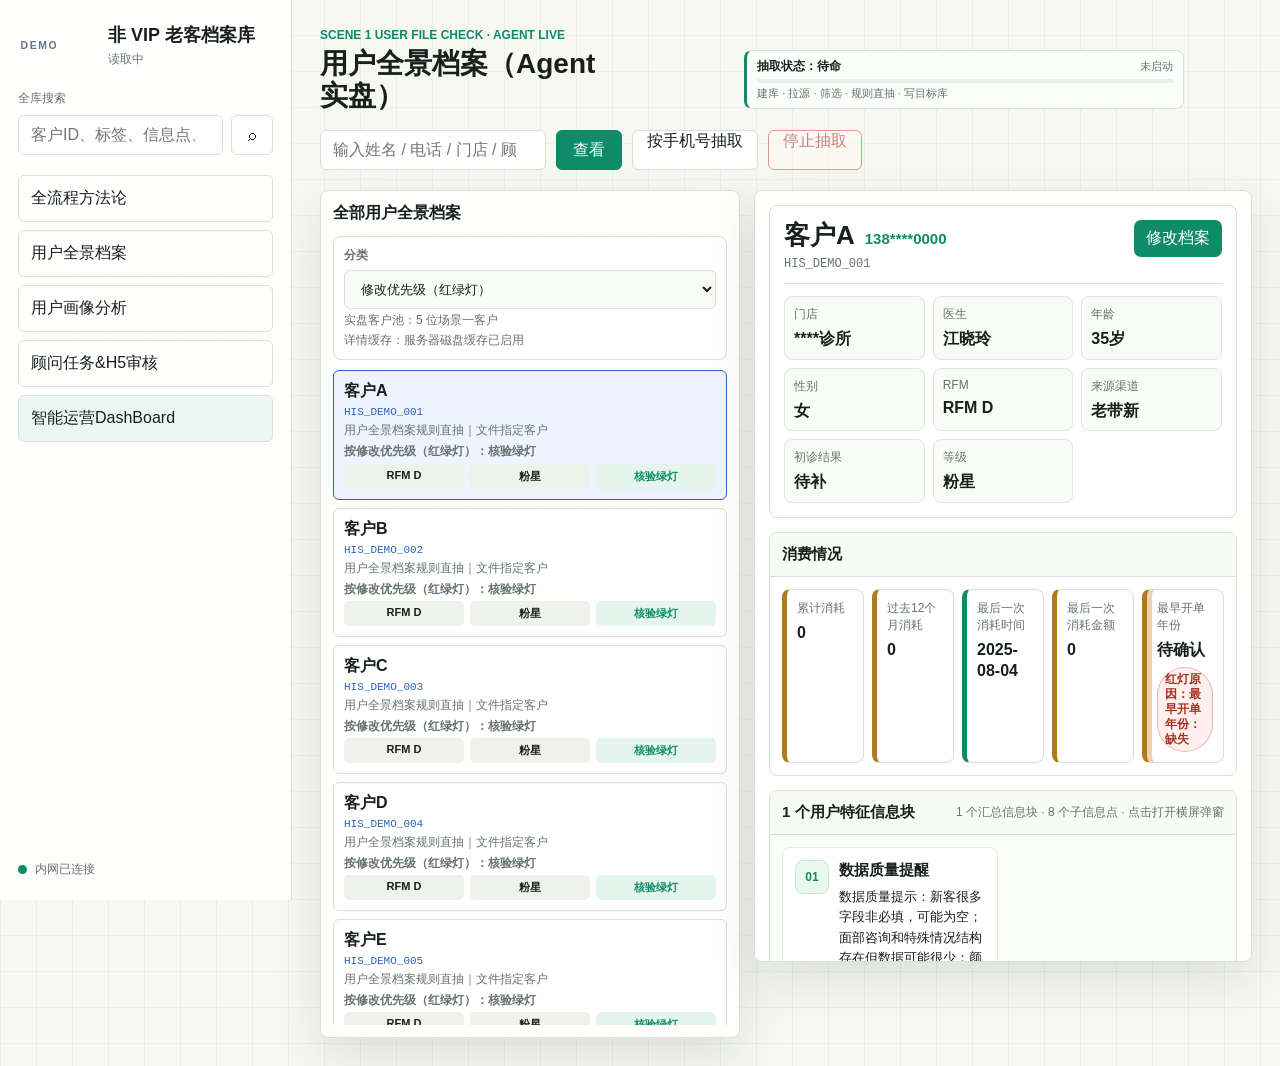
<file: index.html>
<!doctype html>
<html lang="zh-CN">
  <head>
    <meta charset="UTF-8" />
    <meta name="viewport" content="width=device-width, initial-scale=1.0" />
    <title>非 VIP 老客档案库检查台</title>
    <link rel="icon" href="data:," />
    <link rel="stylesheet" href="./styles.css?v=202607020939" />
    <link rel="stylesheet" href="./lifecycle-agent-renderers.css" />
    <link rel="stylesheet" href="./h5-summary-modal.css?v=202607090112" />
  </head>
  <body>
    <div id="app">
      <aside class="sidebar">
        <div class="brand-block">
          <div class="brand-mark"><img src="./assets/demo-wordmark.svg" alt="DEMO" /></div>
          <div>
            <h1>非 VIP 老客档案库</h1>
            <p id="db-subtitle">读取中</p>
          </div>
        </div>
        <div class="search-block">
          <label for="global-search">全库搜索</label>
          <div class="search-row">
            <input id="global-search" type="search" placeholder="客户ID、标签、信息点、字段值" />
            <button id="global-search-button" title="搜索">⌕</button>
          </div>
        </div>
        <nav class="nav-tabs">
          <button class="nav-button" data-view="methodology">全流程方法论</button>
          <button class="nav-button is-active" data-view="customers">用户全景档案</button>
          <button class="nav-button" data-view="lifecycle">用户画像分析</button>
          <button class="nav-button" data-view="deepseek-h5-review">顾问任务&H5审核</button>          <a class="nav-link" href="./ops-dashboard-live.html">智能运营DashBoard</a>
        </nav>
        <div class="sidebar-footer">
          <span id="health-dot"></span>
          <span id="health-text">连接中</span>
        </div>
      </aside>

      <main class="main">
        <section id="overview" class="view">
          <div class="page-head">
            <div>
              <p class="eyebrow">SCENE_1_SKIN_MAINTENANCE_RHYTHM_INTERRUPTED</p>
              <h2>筛选结果与数据完整性</h2>
            </div>
            <button id="refresh-button" class="secondary-button">刷新</button>
          </div>
          <div id="kpi-grid" class="kpi-grid"></div>
          <section class="panel ds-migration-overview">
            <div class="panel-title">DS 抽取迁入统计</div>
            <div id="ds-migration-overview" class="ds-migration-overview-grid"></div>
          </section>
          <div class="analysis-grid">
            <section class="panel">
              <div class="panel-title">信息点状态</div>
              <div id="status-chart" class="bar-chart"></div>
            </section>
            <section class="panel">
              <div class="panel-title">RFM 分布</div>
              <div id="rfm-chart" class="bar-chart"></div>
            </section>
            <section class="panel wide">
              <div class="panel-title">confirm 章节目录</div>
              <div id="section-chart" class="section-grid"></div>
            </section>
          </div>
        </section>

        <section id="lifecycle" class="view">
          <div class="page-head">
            <div>
              <p class="eyebrow">LIFECYCLE INTERACTION ENGINE</p>
              <h2>用户画像分析｜策略中心</h2>
            </div>
            <div class="page-head-actions">
              <button id="open-profile-strategy-sync" class="secondary-button" type="button">同步</button>
              <button id="reload-lifecycle" class="secondary-button" type="button">重载</button>
            </div>
          </div>
          <section id="profile-strategy-methodology-root" class="profile-strategy-methodology-root"></section>
          <section class="panel wide ai-insight-panel">
            <div class="ai-insight-title-row">
              <div>
                <div class="panel-title">分类证据矩阵｜策略有效性检查</div>
              </div>
              <span id="ai-insight-status" class="status-chip is-indexed">读取中</span>
            </div>
            <div id="ai-insight-blocker" class="ai-insight-blocker"></div>
            <div id="ai-insight-summary" class="ai-insight-summary"></div>
            <div class="ai-insight-workbench">
              <aside id="ai-insight-customer-list" class="ai-insight-customer-list"></aside>
              <section id="ai-insight-detail" class="ai-insight-detail"></section>
            </div>
          </section>
        </section>

        <section id="methodology" class="view">
          <div class="page-head">
            <div>
              <p class="eyebrow">YESSKIN OPERATING METHOD</p>
              <h2>全流程方法论</h2>
            </div>
            <button id="reload-methodology" class="secondary-button">重载</button>
          </div>
          <section id="standalone-methodology-root" class="profile-strategy-methodology-root"></section>
        </section>

        <section id="ds-profile-analysis" class="view">
          <div class="page-head">
            <div>
              <p class="eyebrow">DEEPSEEK INTERNAL PROFILE ANALYSIS</p>
              <h2>DS 用户画像分析</h2>
            </div>
            <div class="ds-operation-panel">
              <div id="ds-profile-operation-log" class="ds-operation-log" aria-live="polite">DS 画像：待命</div>
              <div class="inline-controls">
                <button id="refresh-ds-profile-analysis" class="secondary-button">刷新</button>
                <button id="open-ds-profile-batch" class="primary-button">选择客户生成/更新 DS 画像</button>
              </div>
            </div>
          </div>
          <section class="panel wide ai-insight-panel">
            <div class="ai-insight-title-row">
              <div>
                <div class="panel-title">数据库分析 Agent｜AI 画像与证据链</div>
                <p>基于 Ds全景档案 的同规格标题和证据包，由 DS LLM 生成内部画像分析；本页仅用于内部研判和人工复核。</p>
              </div>
              <span id="ds-profile-status" class="status-chip is-indexed">读取中</span>
            </div>
            <div id="ds-profile-blocker" class="ai-insight-blocker"></div>
            <div id="ds-profile-summary" class="ai-insight-summary"></div>
            <div class="ai-insight-workbench">
              <aside id="ds-profile-customer-list" class="ai-insight-customer-list"></aside>
              <section id="ds-profile-detail" class="ai-insight-detail"></section>
            </div>
          </section>
        </section>

        <section id="deepseek-h5-review" class="view">
          <iframe
            class="embedded-review-frame"
            title="顾问任务&H5审核"
            src="./review.html?source=p7-live#workspace"
          ></iframe>
        </section>

        <section id="ds-advisor-h5-review" class="view">
          <iframe
            class="embedded-review-frame"
            title="Ds顾问任务&H5审核"
            src="./review.html?source=ds-advisor-h5#workspace"
          ></iframe>
        </section>

        <section id="rule-workbench" class="view">
          <div class="page-head">
            <div>
              <p class="eyebrow">DS RULE WORKBENCH</p>
              <h2>规则工作台</h2>
            </div>
            <div class="inline-controls">
              <button id="refresh-rule-workbench" class="secondary-button">刷新</button>
              <button id="save-rule-workbench" class="primary-button">保存当前规则</button>
            </div>
          </div>
          <section class="panel wide rule-workbench-overview">
            <div class="ai-insight-title-row">
              <div>
                <div class="panel-title">DS 规则控制台</div>
                <p>集中管理引导 Ds全景档案、DS 用户画像分析、Ds顾问任务&H5审核生成的模板、证据链、H5 内容、视觉提示和门禁规则。</p>
              </div>
              <span id="rule-workbench-status" class="status-chip is-pending">读取中</span>
            </div>
            <div id="rule-workbench-summary" class="rule-workbench-summary"></div>
          </section>
          <div class="rule-workbench-layout">
            <aside class="panel rule-workbench-sidebar">
              <div class="panel-title">规则列表</div>
              <div id="rule-workbench-categories" class="rule-workbench-categories"></div>
              <div id="rule-workbench-rule-list" class="rule-workbench-rule-list"></div>
            </aside>
            <section class="panel rule-workbench-detail">
              <div id="rule-workbench-detail"></div>
            </section>
          </div>
        </section>

        <section id="tables" class="view">
          <div class="page-head">
            <div>
              <p class="eyebrow">TABLE BROWSER</p>
              <h2>所有表与视图内容</h2>
            </div>
            <div class="inline-controls">
              <input id="table-filter" type="search" placeholder="过滤表名或中文业务名" />
            </div>
          </div>
          <div class="browser-layout">
            <aside id="entity-list" class="entity-list"></aside>
            <section class="table-panel">
              <div id="selected-entity-head" class="selected-entity-head"></div>
              <div class="table-toolbar">
                <input id="table-search" type="search" placeholder="在当前表内搜索" />
                <select id="page-size" title="每页条数">
                  <option value="25">25</option>
                  <option value="50" selected>50</option>
                  <option value="100">100</option>
                  <option value="200">200</option>
                </select>
                <button id="prev-page" title="上一页">‹</button>
                <button id="next-page" title="下一页">›</button>
              </div>
              <div id="data-table-wrap" class="data-table-wrap"></div>
            </section>
          </div>
        </section>

        <section id="customers" class="view is-active">
          <div class="page-head">
            <div>
              <p class="eyebrow">SCENE 1 USER FILE CHECK</p>
              <h2>用户全景档案</h2>
            </div>
            <aside id="live-extract-status-panel" class="live-extract-status-panel live-archive-only" aria-live="polite">
              <div class="live-extract-status-head">
                <strong id="live-extract-status-title">抽取状态：待命</strong>
                <span id="live-extract-status-meta">未启动</span>
              </div>
              <div class="live-extract-progress-track" aria-hidden="true">
                <span id="live-extract-progress-fill"></span>
              </div>
              <div id="live-extract-status-phase" class="live-extract-status-phase">建库 · 拉源 · 筛选 · 规则直抽 · 写目标库</div>
              <div id="live-extract-status-log" class="live-extract-status-log">点击按钮后会实时显示 runId、阶段、完成数和最近事件。</div>
              <div id="live-extract-completed-list" class="live-extract-completed-list"></div>
            </aside>
            <div class="customers-head-actions">
              <div class="inline-controls">
                <input id="customer-id-input" type="search" placeholder="输入姓名 / 电话 / 门店 / 顾问 / 客户ID" />
                <button id="load-customer" class="primary-button">查看</button>
                <input id="live-extract-count" class="live-archive-only" type="number" min="1" max="20" value="5" aria-label="抽取客户数" hidden />
                <button id="live-extract-button" class="secondary-button live-archive-only" type="button" hidden>抽取 N 名新客户</button>
                <button id="live-xizi-batch-button" class="secondary-button live-archive-only" type="button" hidden>按西子名单规则抽取</button>
                <button id="live-xizi-update-button" class="secondary-button live-archive-only" type="button" hidden>按西子名单更新抽取</button>
                <button id="live-phone-extract-open" class="secondary-button live-archive-only" type="button">按手机号抽取</button>
                <button id="live-extract-stop-button" class="secondary-button danger-button live-archive-only" type="button" disabled>停止抽取</button>
              </div>
            </div>
          </div>
          <div id="live-extract-log" class="scene-user-source-note live-archive-only"></div>
          <div class="customer-layout">
            <section class="panel scene-user-panel">
              <div class="panel-title">全部用户全景档案</div>
              <div id="scene-user-list-summary" class="scene-user-list-summary"></div>
              <div id="customer-list" class="customer-list"></div>
            </section>
            <section class="panel customer-detail scene-user-detail">
              <div id="customer-detail"></div>
            </section>
          </div>
        </section>

        <div id="live-phone-extract-modal" class="modal-shell is-hidden live-archive-only" aria-hidden="true">
          <div class="modal-backdrop" data-live-phone-modal-close></div>
          <section class="phone-extract-dialog" role="dialog" aria-modal="true" aria-labelledby="live-phone-extract-title">
            <div class="phone-extract-head">
              <div>
                <p class="eyebrow">PHONE DIRECT EXTRACT</p>
                <h3 id="live-phone-extract-title">按完整手机号抽取</h3>
              </div>
              <button class="icon-button" type="button" data-live-phone-modal-close aria-label="关闭">×</button>
            </div>
            <div class="phone-extract-count-row">
              <label for="live-phone-extract-count">抽取人数</label>
              <input id="live-phone-extract-count" type="number" min="1" max="20" value="1" />
              <button id="live-phone-extract-build" class="secondary-button" type="button">生成输入框</button>
            </div>
            <div id="live-phone-extract-fields" class="phone-extract-fields"></div>
            <div id="live-phone-extract-message" class="phone-extract-message">请输入完整手机号；系统会按手机号匹配 HIS 客户，再规则抽取 230 点；Qwen 总结默认关闭。</div>
            <div class="phone-extract-actions">
              <button class="secondary-button" type="button" data-live-phone-modal-close>取消</button>
              <button id="live-phone-extract-start" class="primary-button" type="button">开始规则抽取</button>
            </div>
          </section>
        </div>

        <section id="ds-panorama" class="view">
          <div class="page-head">
            <div>
              <p class="eyebrow">DEEPSEEK V3 USER FILE CHECK</p>
              <h2>Ds全景档案</h2>
            </div>
            <div class="ds-operation-panel">
              <div id="ds-v3-operation-log" class="ds-operation-log" aria-live="polite">DS v3：待命</div>
              <div class="inline-controls">
                <button id="refresh-ds-v3-panorama" class="secondary-button">刷新</button>
                <input id="ds-v3-random-limit" type="number" min="1" max="10" value="1" title="拉取数量" />
                <button id="run-ds-v3-random" class="primary-button">任意拉取并生成 DS v3</button>
              </div>
            </div>
          </div>
          <div class="customer-layout">
            <section class="panel scene-user-panel">
              <div class="panel-title">全部 DS 全景档案</div>
              <div id="ds-v3-list-summary" class="scene-user-list-summary"></div>
              <div id="ds-v3-customer-list" class="customer-list"></div>
            </section>
            <section class="panel customer-detail scene-user-detail">
              <div id="ds-v3-detail"></div>
            </section>
          </div>
        </section>

        <section id="dictionary" class="view">
          <div class="page-head">
            <div>
              <p class="eyebrow">BUSINESS DICTIONARY</p>
              <h2>英文库表名与中文业务内容</h2>
            </div>
          </div>
          <div id="dictionary-table" class="dictionary-table"></div>
        </section>

        <section id="requirements" class="view">
          <div class="page-head">
            <div>
              <p class="eyebrow">CONFIRM REQUIREMENT AUDIT</p>
              <h2>confirm 230 信息点核验</h2>
            </div>
            <div class="inline-controls">
              <input id="requirement-customer-input" type="search" placeholder="输入或沿用 HIS_xxx 客户ID" />
              <button id="load-requirement-audit" class="primary-button">核验</button>
            </div>
          </div>
          <div id="requirement-audit-summary" class="requirement-audit-summary"></div>
          <div class="analysis-grid requirement-charts">
            <section class="panel">
              <div class="panel-title">客户值状态</div>
              <div id="requirement-value-chart" class="bar-chart"></div>
            </section>
            <section class="panel">
              <div class="panel-title">字段映射状态</div>
              <div id="requirement-mapping-chart" class="bar-chart"></div>
            </section>
            <section class="panel wide">
              <div class="panel-title">每个命中客户的信息点索引数</div>
              <div id="requirement-customer-coverage-chart" class="bar-chart compact-bars"></div>
            </section>
          </div>
          <div class="requirement-toolbar">
            <input id="requirement-filter" type="search" placeholder="搜索 confirm 原文、REQ编号、目标表、状态" />
            <select id="requirement-status-filter" title="状态过滤">
              <option value="">全部状态</option>
              <option value="已有客户值">已有客户值</option>
              <option value="已建索引，待抽取真实值">已建索引，待抽取真实值</option>
              <option value="已入目录">已入目录</option>
              <option value="未入当前目录">未入当前目录</option>
            </select>
          </div>
          <div id="requirement-sections" class="requirement-audit-list"></div>
        </section>

        <section id="search-results-panel" class="floating-results" hidden>
          <div class="floating-head">
            <strong>全库搜索结果</strong>
            <button id="close-search-results" title="关闭">×</button>
          </div>
          <div id="search-results"></div>
        </section>

        <section id="truth-detail-modal" class="truth-detail-modal" hidden>
          <div class="truth-detail-dialog" role="dialog" aria-modal="true" aria-label="真值详情">
            <div class="truth-detail-title">
              <strong>真值详情</strong>
              <button id="close-truth-detail" title="关闭">×</button>
            </div>
            <div id="truth-detail-body"></div>
          </div>
        </section>

        <section id="ds-profile-batch-modal" class="truth-detail-modal" hidden>
          <div class="truth-detail-dialog ds-batch-dialog" role="dialog" aria-modal="true" aria-label="选择 DS 用户画像分析客户">
            <div class="truth-detail-title">
              <div>
                <strong>选择客户生成/更新 DS 画像</strong>
                <span>来源：已生成的 Ds全景档案；只写本地结果，不触达客户。</span>
              </div>
              <button id="close-ds-profile-batch" title="关闭">×</button>
            </div>
            <div class="ds-batch-toolbar">
              <label><input id="ds-profile-include-existing" type="checkbox" /> 包含已分析用户用于更新</label>
              <button id="reload-ds-profile-candidates" class="secondary-button" type="button">刷新列表</button>
            </div>
            <div id="ds-profile-candidate-list" class="ds-batch-list"></div>
            <div class="ds-batch-footer">
              <span id="ds-profile-batch-status">请选择客户。</span>
              <button id="run-ds-profile-selected" class="primary-button" type="button">生成/更新选中客户</button>
            </div>
          </div>
        </section>

        <section id="profile-strategy-sync-modal" class="truth-detail-modal" hidden>
          <div class="truth-detail-dialog ds-batch-dialog profile-strategy-sync-dialog" role="dialog" aria-modal="true" aria-label="同步用户画像分析">
            <div class="truth-detail-title">
              <div>
                <strong>同步用户画像分析</strong>
                <span>来源：用户全景档案（Agent 实盘）；只生成本地同步请求。</span>
              </div>
              <button id="close-profile-strategy-sync" title="关闭">×</button>
            </div>
            <div class="profile-strategy-sync-mode" role="tablist" aria-label="同步类型">
              <label><input name="profile-strategy-sync-mode" type="radio" value="reanalyze" checked /> 现有用户重新分析</label>
              <label><input name="profile-strategy-sync-mode" type="radio" value="new" /> 新增用户分析</label>
            </div>
            <div class="ds-batch-toolbar profile-strategy-sync-toolbar">
              <span>从用户全景档案候选中选择</span>
              <button id="reload-profile-strategy-sync-options" class="secondary-button" type="button">刷新列表</button>
            </div>
            <div id="profile-strategy-sync-customer-list" class="ds-batch-list"></div>
            <div class="ds-batch-footer">
              <span id="profile-strategy-sync-status">请选择客户。</span>
              <button id="submit-profile-strategy-sync" class="primary-button" type="button">提交同步请求</button>
            </div>
          </div>
        </section>
      </main>
    </div>
    <script src="./static-api-data.js"></script>
    <script src="./static-fetch-adapter.js"></script>
    <script src="./lifecycle-agent-renderers.js"></script>
    <script src="./h5-review-kit.js"></script>
    <script src="./h5-summary-modal.js?v=202607101405"></script>
    <script src="./app.js?v=202607092131"></script>
  </body>
</html>
</file>
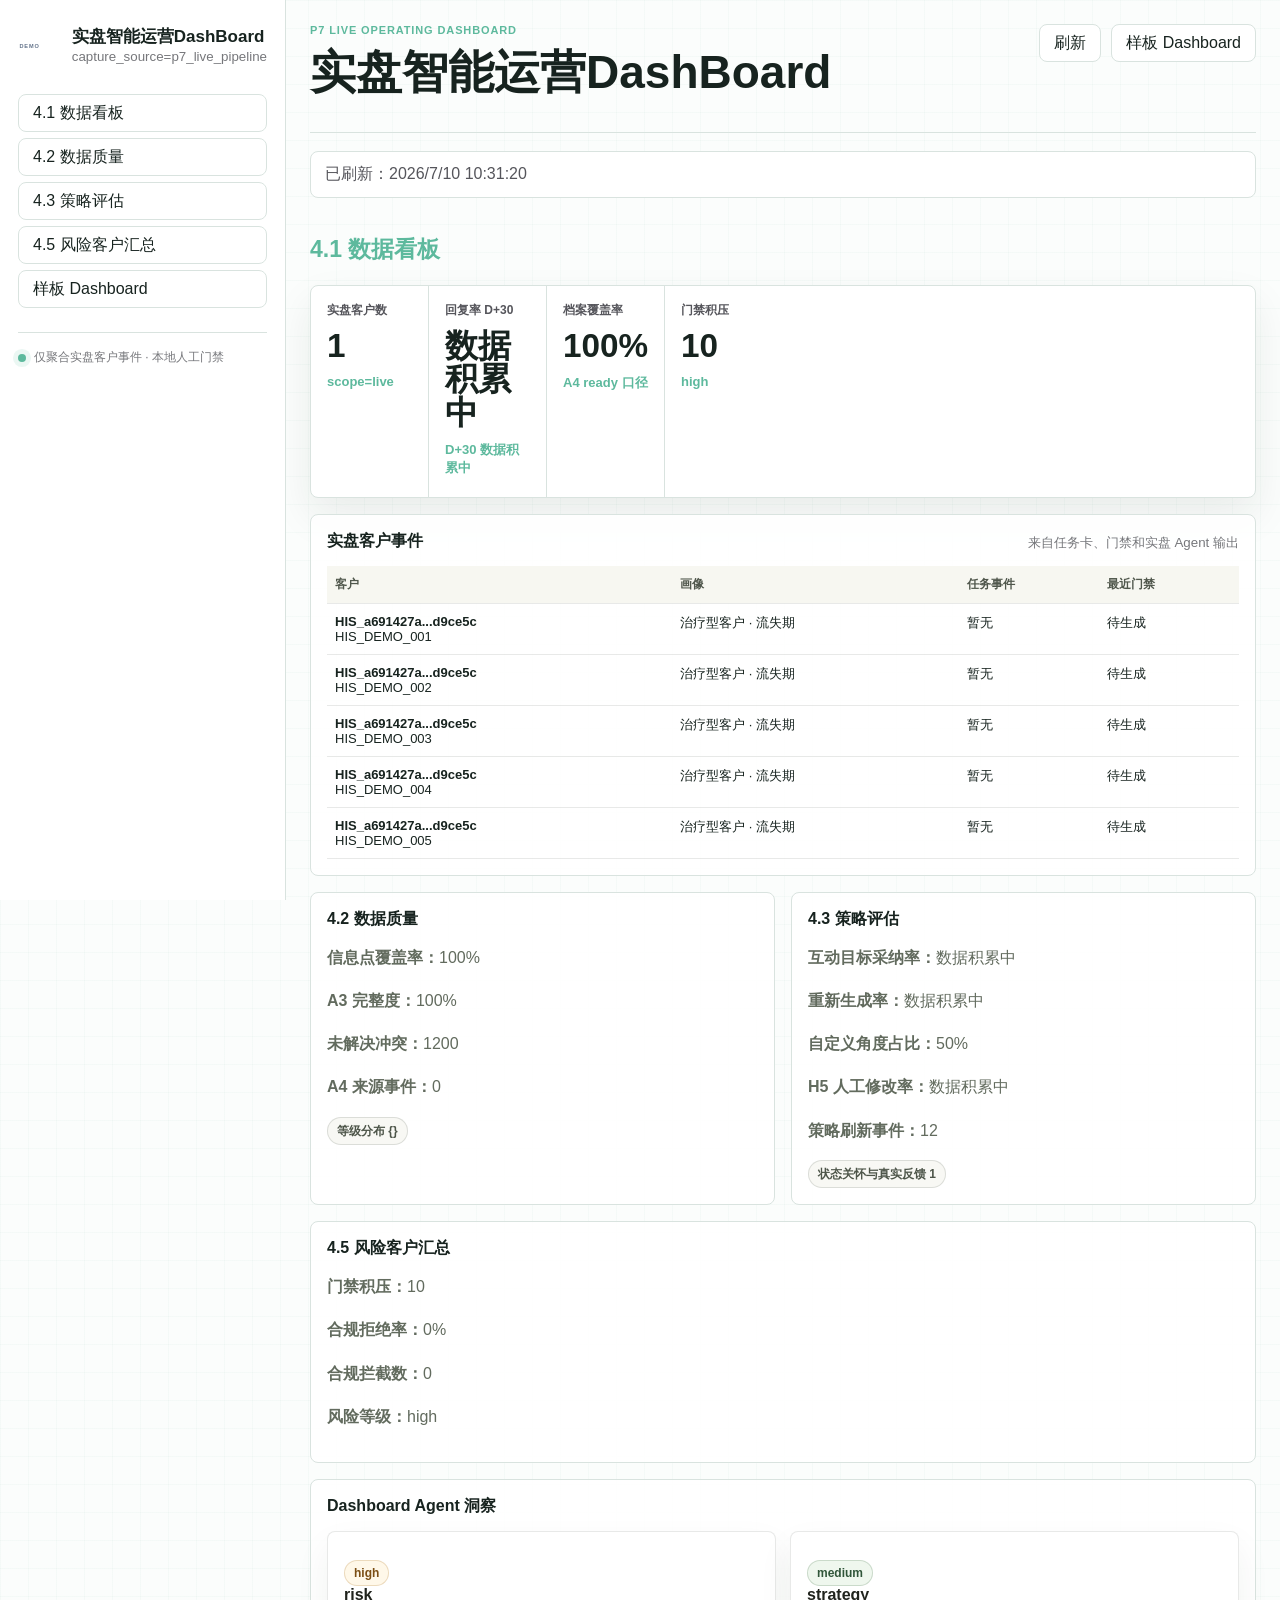
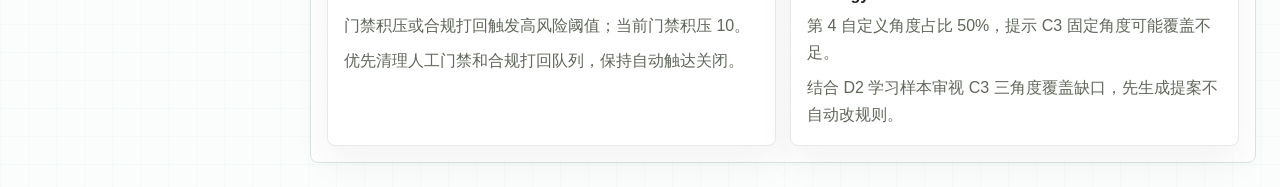
<file: ops-dashboard-live.html>
<!doctype html>
<html lang="zh-CN">
  <head>
    <meta charset="UTF-8" />
    <meta name="viewport" content="width=device-width, initial-scale=1.0" />
    <title>实盘智能运营DashBoard</title>
    <link rel="icon" href="data:," />
    <link rel="stylesheet" href="./ops-dashboard.css" />
    <link rel="stylesheet" href="./p7-live.css" />
  </head>
  <body>
    <div class="ops-shell">
      <aside class="ops-rail" aria-label="实盘智能运营DashBoard 导航">
        <a class="brand-row" href="./?archiveSource=live#customers" aria-label="返回实盘用户全景档案">
          <span class="brand-mark"><img src="./assets/demo-wordmark.svg" alt="DEMO" /></span>
          <span>
            <strong>实盘智能运营DashBoard</strong>
            <small>capture_source=p7_live_pipeline</small>
          </span>
        </a>

        <nav class="section-nav" aria-label="页面区块">
          <a href="#dashboard">4.1 数据看板</a>
          <a href="#quality">4.2 数据质量</a>
          <a href="#strategy">4.3 策略评估</a>
          <a href="#risk">4.5 风险客户汇总</a>
          <a href="./index.html#customers">样板 Dashboard</a>
        </nav>

        <div class="source-status">
          <span class="status-dot"></span>
          <span>仅聚合实盘客户事件 · 本地人工门禁</span>
        </div>
      </aside>

      <main class="ops-main">
        <header class="top-command">
          <div>
            <p class="eyebrow">P7 LIVE OPERATING DASHBOARD</p>
            <h1>实盘智能运营DashBoard</h1>
          </div>
          <div class="command-actions">
            <button class="ghost-button" type="button" id="reload-live-dashboard">刷新</button>
            <a class="ghost-button" href="./index.html#customers">样板 Dashboard</a>
          </div>
        </header>

        <div id="loading-state" class="loading-state">正在读取实盘 Dashboard...</div>

        <section class="workspace-section" id="dashboard">
          <div class="section-heading">
            <div>
              <p class="eyebrow">4.1 数据看板</p>
            </div>
          </div>
          <div class="metric-ladder" id="live-metrics"></div>
          <section class="data-panel">
            <div class="panel-head">
              <h3>实盘客户事件</h3>
              <small>来自任务卡、门禁和实盘 Agent 输出</small>
            </div>
            <div id="live-customer-events"></div>
          </section>
        </section>

        <section class="workspace-grid two-col" id="quality">
          <section class="data-panel">
            <div class="panel-head">
              <h3>4.2 数据质量</h3>
            </div>
            <div id="quality-panel" class="p7-ops-note"></div>
          </section>
          <section class="data-panel" id="strategy">
            <div class="panel-head">
              <h3>4.3 策略评估</h3>
            </div>
            <div id="strategy-panel" class="p7-ops-note"></div>
          </section>
        </section>

        <section class="data-panel" id="risk">
          <div class="panel-head">
            <h3>4.5 风险客户汇总</h3>
          </div>
          <div id="risk-panel" class="p7-ops-note"></div>
        </section>

        <section class="data-panel">
          <div class="panel-head">
            <h3>Dashboard Agent 洞察</h3>
          </div>
          <div id="insight-panel" class="p7-live-grid"></div>
        </section>
      </main>
    </div>

    <script src="./static-api-data.js"></script>
    <script src="./static-fetch-adapter.js"></script>
    <script src="./p7-live-common.js"></script>
    <script src="./ops-dashboard-live.js"></script>
  </body>
</html>
</file>
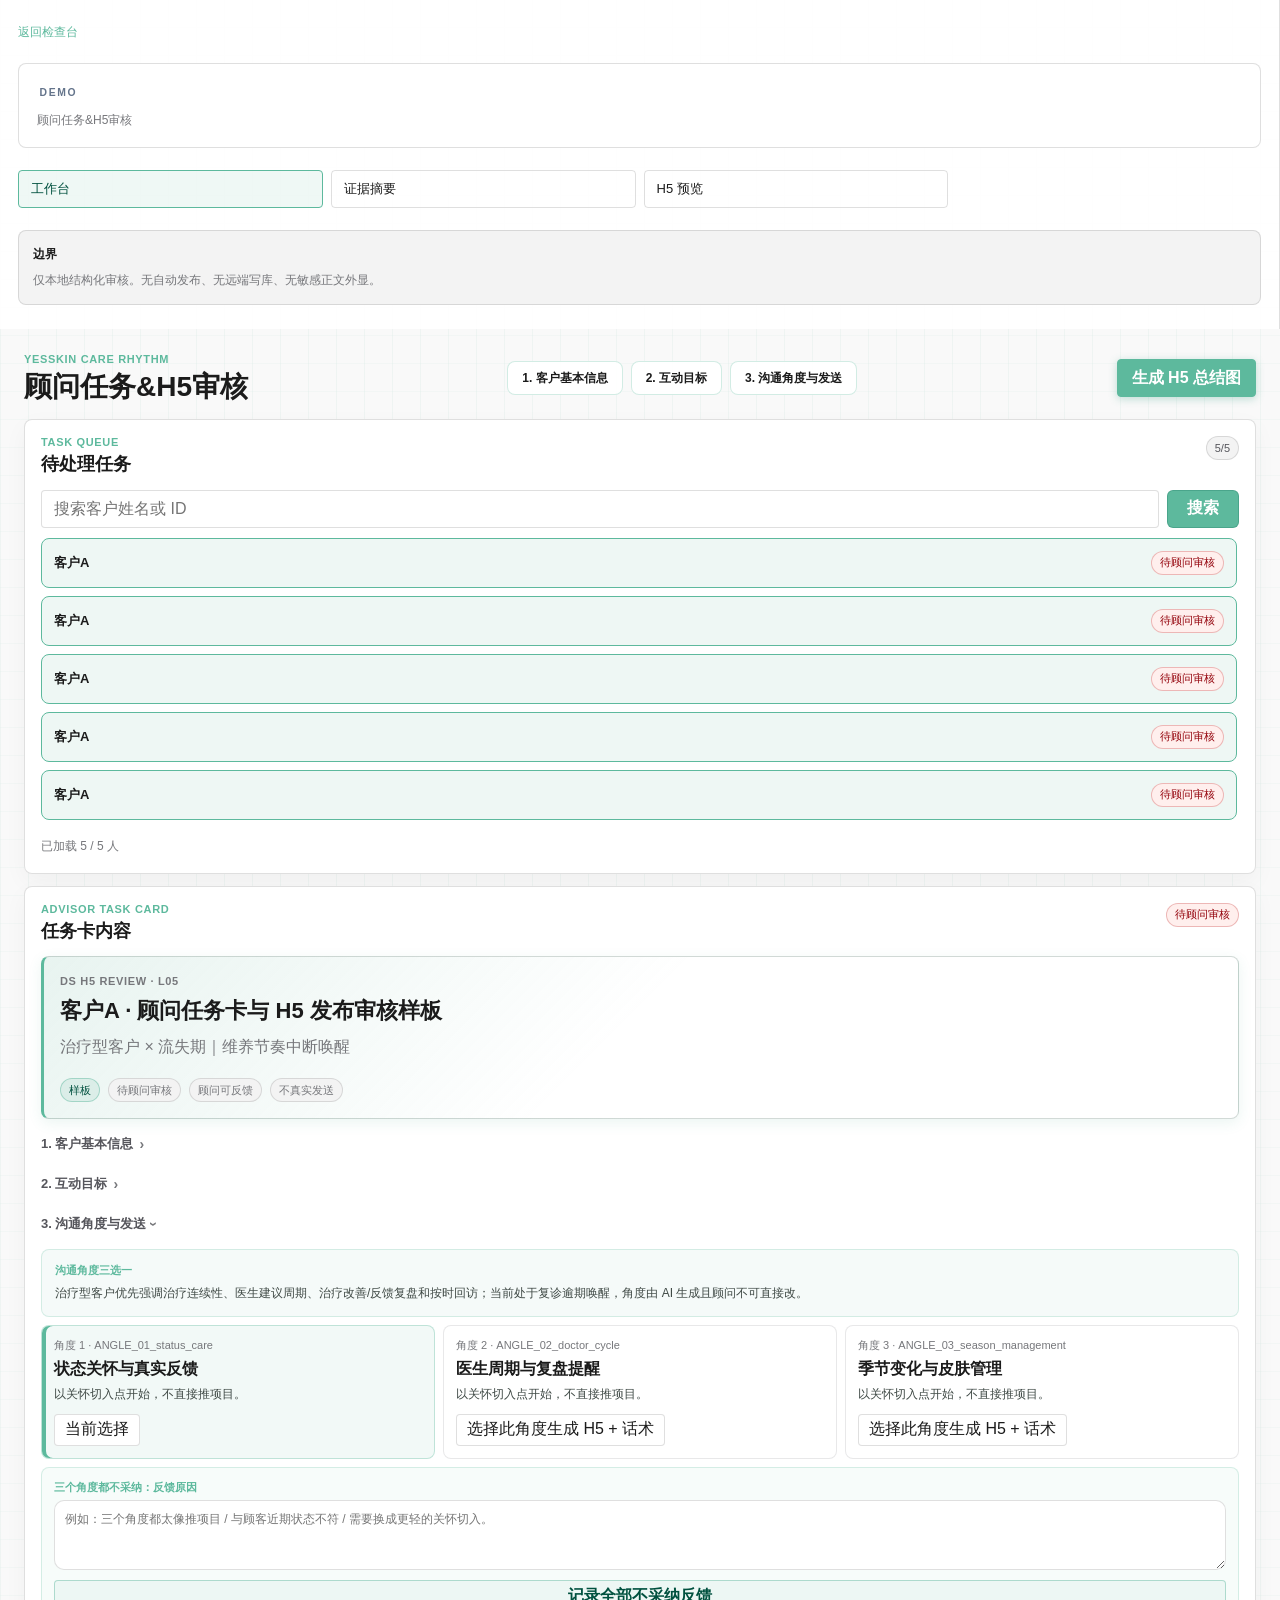
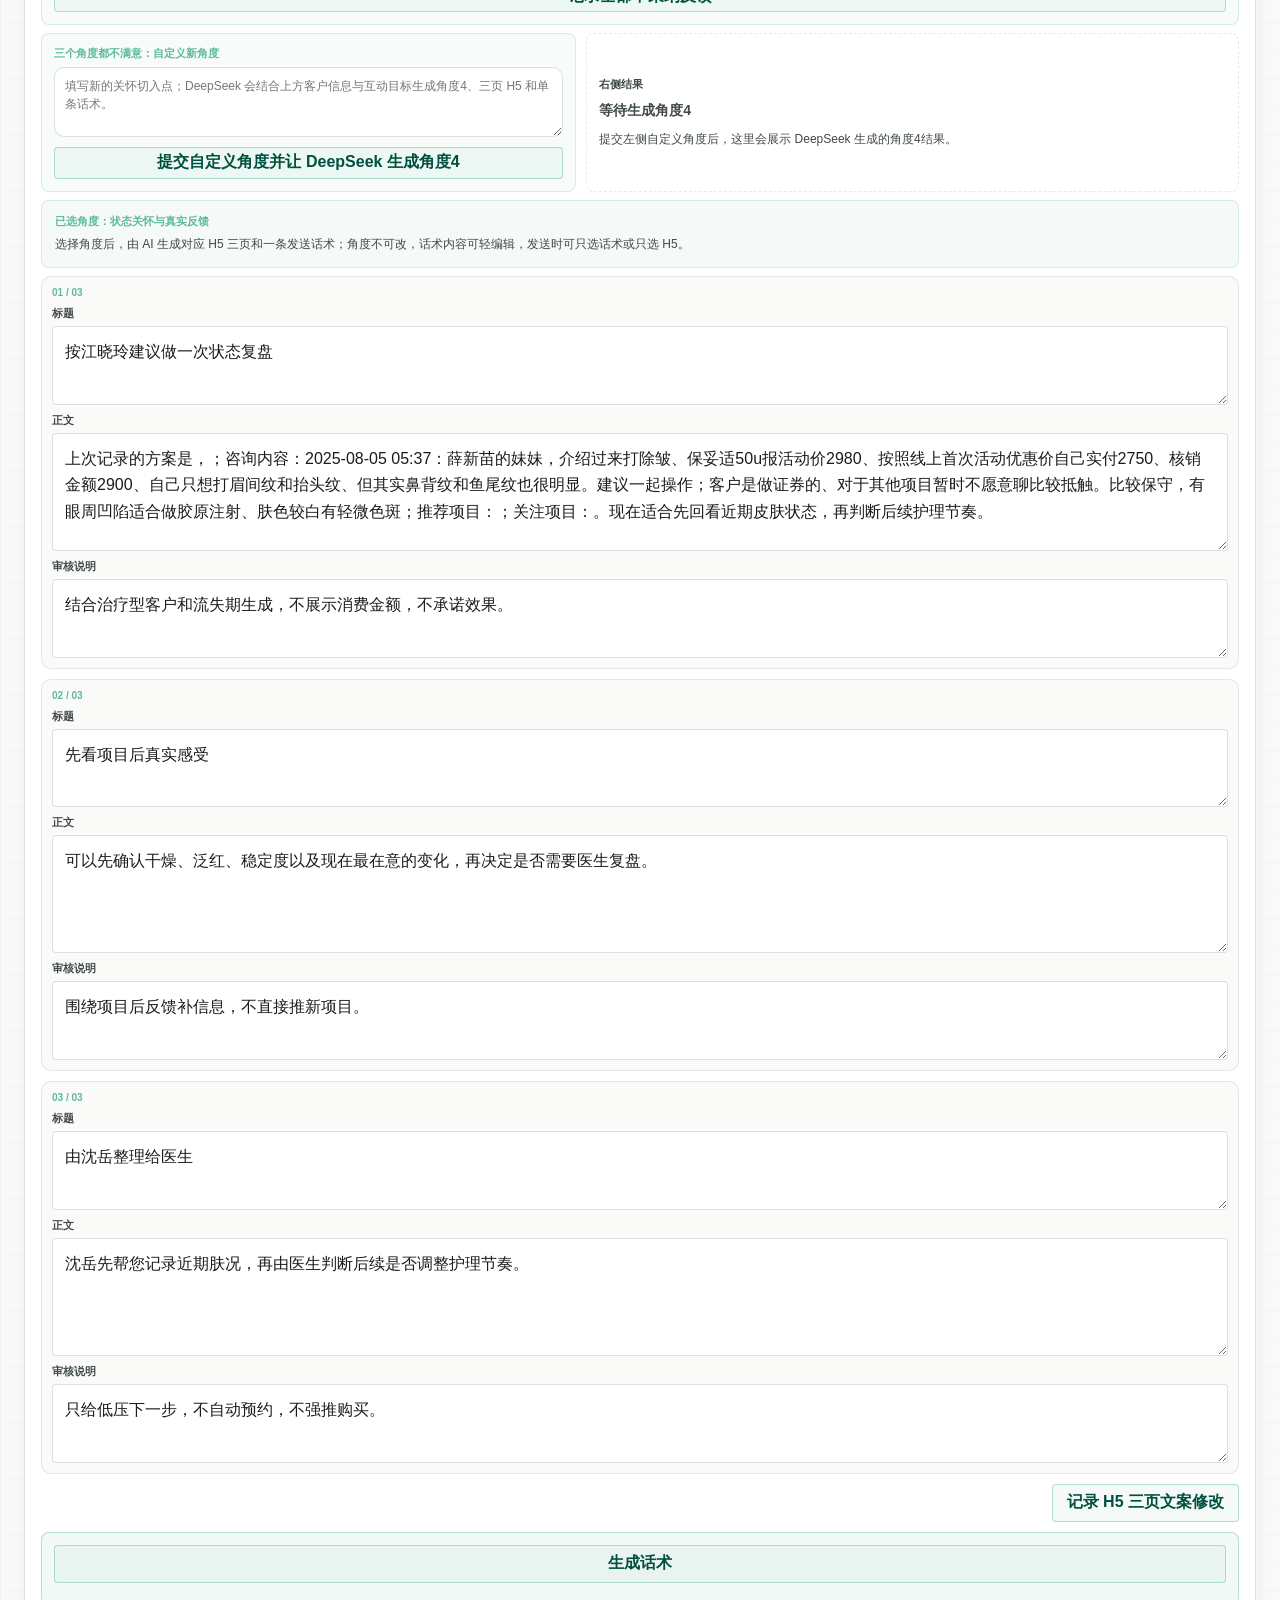
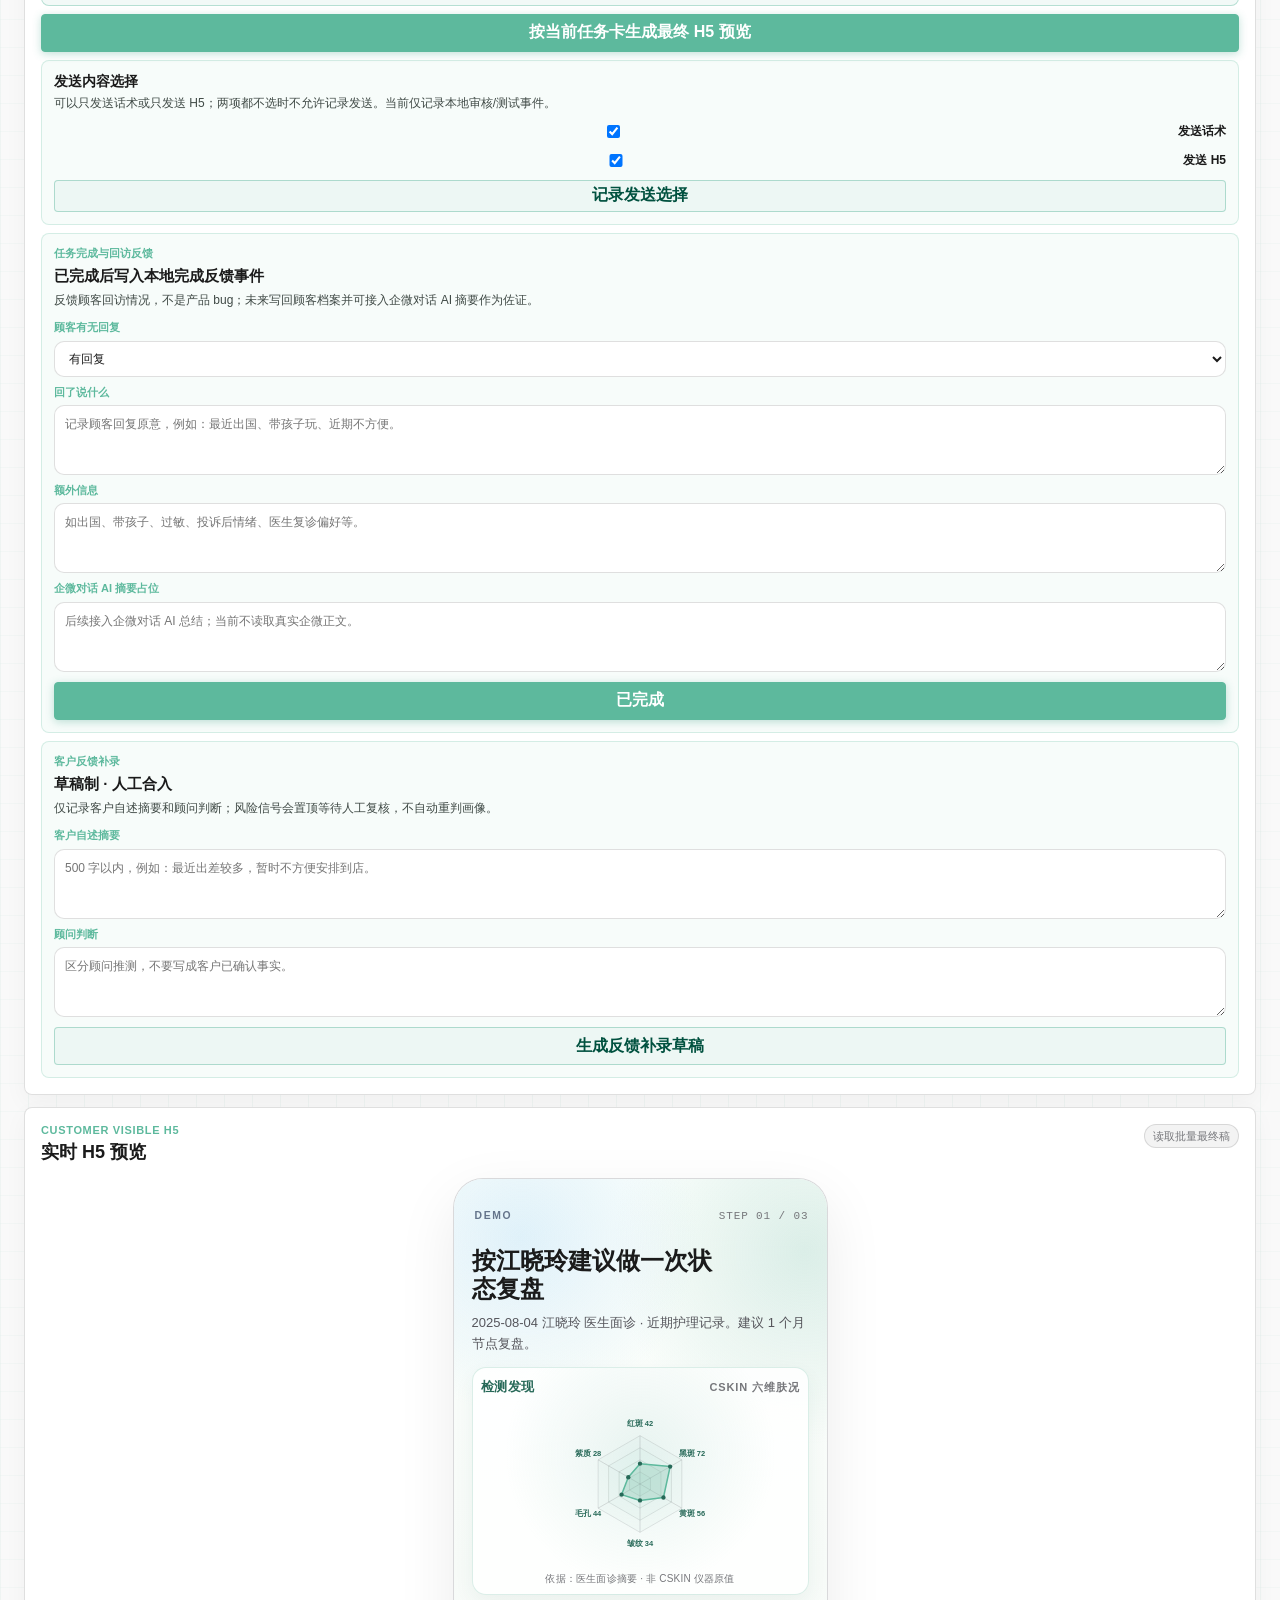
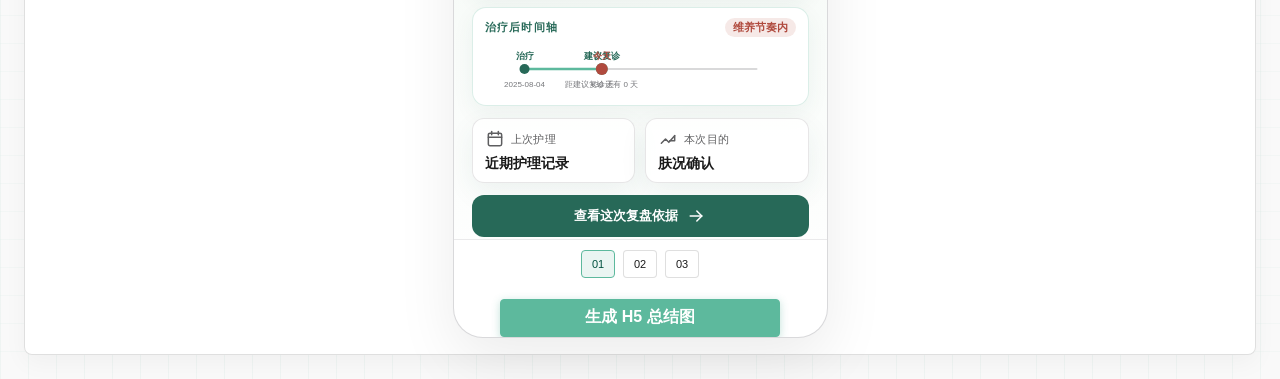
<file: review.html>
<!doctype html>
<html lang="zh-CN">
  <head>
    <meta charset="UTF-8" />
    <meta name="viewport" content="width=device-width, initial-scale=1.0" />
    <meta name="theme-color" content="#f9f9f9" />
    <title>顾问任务&H5审核</title>
    <link rel="icon" href="data:," />
    <link rel="stylesheet" href="lifecycle-agent-renderers.css" />
    <link rel="stylesheet" href="review.css?v=202607101224" />
    <link rel="stylesheet" href="h5-summary-modal.css?v=202607091725" />
</head>
  <body>
    <div class="review-app">
      <aside class="review-sidebar">
        <a class="back-link" href="./#lifecycle">返回检查台</a>
        <div class="review-brand">
          <div class="brand-word"><img src="./assets/demo-wordmark.svg" alt="DEMO" /></div>
          <p>顾问任务&H5审核</p>
        </div>
        <nav class="side-nav" aria-label="审核平台导航">
          <a class="is-active" href="#workspace">工作台</a>
          <a href="#evidence">证据摘要</a>
          <a href="#preview">H5 预览</a>
        </nav>
        <div class="side-note">
          <strong>边界</strong>
          <span>仅本地结构化审核。无自动发布、无远端写库、无敏感正文外显。</span>
        </div>
      </aside>

      <main class="review-main">
        <header class="review-header">
          <div>
            <p class="eyebrow">YESSKIN CARE RHYTHM</p>
            <h1>顾问任务&H5审核</h1>
          </div>
          <nav class="review-section-nav" aria-label="任务卡模块导航">
            <a href="#review-section-basic">1. 客户基本信息</a>
            <a href="#review-section-goal">2. 互动目标</a>
            <a href="#review-section-communication">3. 沟通角度与发送</a>
          </nav>
          <div class="header-actions">
            <div id="ds-advisor-h5-operation-log" class="ds-operation-log ds-advisor-h5-only-action" hidden aria-live="polite">DS 顾问H5：待命</div>
          </div>
        </header>

        <section id="workspace" class="workspace-grid">
          <aside class="queue-panel panel">
            <div class="panel-head">
              <div>
                <p class="panel-kicker">TASK QUEUE</p>
                <h2>待处理任务</h2>
              </div>
              <span id="queue-count" class="count-chip">0</span>
            </div>
            <div class="filter-row">
              <input id="task-search" type="search" placeholder="搜索客户姓名或 ID" />
              <button id="task-search-submit" class="search-action" type="button">
                <span class="search-action-spinner" aria-hidden="true"></span>
                <span class="search-action-label">搜索</span>
              </button>
            </div>
            <div id="task-list" class="task-list"></div>
          </aside>

          <section class="task-panel panel" id="evidence">
            <div class="panel-head">
              <div>
                <p class="panel-kicker">ADVISOR TASK CARD</p>
                <h2>任务卡内容</h2>
              </div>
              <span id="task-status-chip" class="status-chip">读取中</span>
            </div>
            <div id="task-card-detail" class="task-card-detail"></div>
          </section>

          <section class="preview-panel panel" id="preview">
            <div class="panel-head">
              <div>
                <p class="panel-kicker">CUSTOMER VISIBLE H5</p>
                <h2>实时 H5 预览</h2>
              </div>
              <span id="preview-state" class="status-chip is-muted">未生成</span>
            </div>
            <div class="phone-shell">
              <div class="phone-topbar">
                <span><img class="phone-topbar-logo" src="./assets/demo-wordmark.svg" alt="DEMO" /></span>
                <span id="phone-step">STEP 01 / 03</span>
              </div>
              <div id="h5-preview" class="h5-preview"></div>
              <div class="phone-page-tabs">
                <button class="page-tab is-active" type="button" data-page="0">01</button>
                <button class="page-tab" type="button" data-page="1">02</button>
                <button class="page-tab" type="button" data-page="2">03</button>
              </div>
              <div id="h5-booking-modal" class="h5-booking-modal" hidden role="dialog" aria-modal="true" aria-labelledby="h5-booking-title">
                <div class="h5-booking-mask" data-booking-close></div>
                <form class="h5-booking-card" id="h5-booking-form" autocomplete="off" novalidate>
                  <header class="h5-booking-head">
                    <div>
                      <p class="h5-booking-eyebrow"><img src="./assets/demo-wordmark.svg" alt="DEMO" /></p>
                      <h3 id="h5-booking-title">立即预约状态复盘</h3>
                    </div>
                    <button type="button" class="h5-booking-x" data-booking-close aria-label="关闭">×</button>
                  </header>
                  <p class="h5-booking-hint">提交后顾问会与您确认时间。本表单仅样板演示，不触发企业微信或短信。</p>
                  <label class="h5-booking-field">
                    <span>姓名</span>
                    <input type="text" name="name" required />
                  </label>
                  <label class="h5-booking-field">
                    <span>手机号</span>
                    <input type="tel" name="phone" pattern="[0-9 +\-]{8,}" placeholder="顾问通过此号联系您" />
                  </label>
                  <div class="h5-booking-row">
                    <label class="h5-booking-field">
                      <span>期望日期</span>
                      <input type="date" name="date" />
                    </label>
                    <label class="h5-booking-field">
                      <span>时段</span>
                      <select name="slot">
                        <option>上午</option>
                        <option>下午</option>
                        <option>晚间</option>
                      </select>
                    </label>
                  </div>
                  <label class="h5-booking-field">
                    <span>备注</span>
                    <textarea name="note" rows="2"></textarea>
                  </label>
                  <footer class="h5-booking-foot">
                    <button type="button" class="h5-booking-cancel" data-booking-close>取消</button>
                    <button type="submit" class="h5-booking-submit">提交预约意向</button>
                  </footer>
                </form>
              </div>
              <div id="h5-toast" class="h5-toast" hidden></div>
              <div class="h5-summary-btn-wrap" style="padding:10px 8px 0;text-align:center">
                <button type="button" class="primary-action" id="open-h5-summary-btn" style="width:100%;max-width:280px">生成 H5 总结图</button>
              </div>
            </div>
          </section>
        </section>
        <p id="action-status" class="action-status" hidden></p>
        <section id="customer-basic-challenge-modal" class="h5-booking-modal customer-basic-challenge-modal" hidden role="dialog" aria-modal="true" aria-labelledby="customer-basic-challenge-title">
          <div class="h5-booking-mask" data-customer-basic-challenge-close></div>
          <form class="h5-booking-card customer-basic-challenge-card" id="customer-basic-challenge-form" autocomplete="off" novalidate>
            <header class="h5-booking-head">
              <div>
                <p class="h5-booking-eyebrow">CUSTOMER BASIC INFO</p>
                <h3 id="customer-basic-challenge-title">客户基本信息质疑</h3>
              </div>
              <button type="button" class="h5-booking-x" data-customer-basic-challenge-close aria-label="关闭">×</button>
            </header>
            <p class="h5-booking-hint">当前客户基本信息板块的全部展示内容。只填写有疑问的条目；提交后进入本地复核事件，等待数据核查员同步用户全景档案。</p>
            <div id="customer-basic-challenge-list" class="customer-basic-challenge-list"></div>
            <label class="h5-booking-field customer-basic-challenge-global">
              <span>整体质疑说明</span>
              <textarea id="customer-basic-challenge-general" rows="3" placeholder="例如：顾问确认客人当前关注点已从色斑转为抗衰，请核查并更新客户基本信息、用户画像分析和互动目标。"></textarea>
            </label>
            <footer class="h5-booking-foot">
              <button type="button" class="h5-booking-cancel" data-customer-basic-challenge-close>取消</button>
              <button type="submit" class="h5-booking-submit">提交质疑</button>
            </footer>
          </form>
        </section>
        <section id="ds-advisor-h5-batch-modal" class="h5-booking-modal ds-advisor-h5-batch-modal" hidden role="dialog" aria-modal="true" aria-labelledby="ds-advisor-h5-batch-title">
          <div class="h5-booking-mask" data-ds-advisor-batch-close></div>
          <div class="h5-booking-card ds-advisor-h5-batch-card">
            <header class="h5-booking-head">
              <div>
                <p class="h5-booking-eyebrow">DS ADVISOR H5</p>
                <h3 id="ds-advisor-h5-batch-title">选择已完成 DS 画像的客户</h3>
              </div>
              <button type="button" class="h5-booking-x" data-ds-advisor-batch-close aria-label="关闭">×</button>
            </header>
            <p class="h5-booking-hint">只显示存在于 DS 用户画像分析中的客户；默认优先选择未处理过顾问任务&H5审核的客户。</p>
            <div class="ds-advisor-h5-batch-toolbar">
              <label><input id="ds-advisor-h5-include-existing" type="checkbox" /> 包含已处理用户用于更新</label>
              <button id="reload-ds-advisor-h5-candidates" class="secondary-action" type="button">刷新列表</button>
            </div>
            <div id="ds-advisor-h5-candidate-list" class="ds-advisor-h5-candidate-list"></div>
            <div class="ds-advisor-h5-batch-footer">
              <span id="ds-advisor-h5-batch-status">请选择客户。</span>
              <button id="run-ds-advisor-h5-selected" class="primary-action" type="button">生成选中客户</button>
            </div>
          </div>
        </section>
      </main>
    </div>

    <section id="advisor-script-modal" class="advisor-script-modal" hidden role="dialog" aria-modal="true" aria-labelledby="advisor-script-modal-title">
      <div class="advisor-script-modal-mask" data-advisor-script-modal-close></div>
      <div class="advisor-script-dialog">
        <header class="advisor-script-dialog-head">
          <div>
            <p class="panel-kicker">C5 ADVISOR SCRIPT</p>
            <h3 id="advisor-script-modal-title">顾问话术生成与修改</h3>
          </div>
          <div class="advisor-script-dialog-actions">
            <button type="button" class="secondary-action" data-advisor-script-prompt-open>当前提示词</button>
            <button type="button" class="secondary-action" data-advisor-script-modal-close>关闭</button>
          </div>
        </header>
        <div id="advisor-script-modal-body" class="advisor-script-modal-body"></div>
      </div>
    </section>

    <script src="./static-api-data.js"></script>
    <script src="./static-fetch-adapter.js"></script>
    <script src="lifecycle-agent-renderers.js"></script>
    <script src="h5-review-kit.js"></script>
    <script src="review.js?v=202607101830"></script>
    <script src="h5-summary-modal.js?v=202607101405"></script>
  </body>
</html>
</file>
<file: styles.css>
:root {
  --ink: #17201c;
  --muted: #66746f;
  --line: #d9dfd7;
  --paper: #f7f8f2;
  --panel: #ffffff;
  --field: #eef2ea;
  --green: #0f8b68;
  --blue: #2f65b8;
  --gold: #af7b21;
  --red: #b84d3f;
  --charcoal: #24322d;
  --shadow: 0 18px 50px rgba(36, 50, 45, 0.12);
}

* {
  box-sizing: border-box;
}

body {
  margin: 0;
  color: var(--ink);
  background:
    linear-gradient(90deg, rgba(15, 139, 104, 0.08) 1px, transparent 1px),
    linear-gradient(0deg, rgba(47, 101, 184, 0.05) 1px, transparent 1px),
    var(--paper);
  background-size: 36px 36px;
  font-family: "Avenir Next", "PingFang SC", "Hiragino Sans GB", "Microsoft YaHei", sans-serif;
  letter-spacing: 0;
}

button,
input,
select {
  font: inherit;
}

button {
  border: 1px solid var(--line);
  background: var(--panel);
  color: var(--ink);
  cursor: pointer;
}

button:hover {
  border-color: var(--green);
  color: var(--green);
}

input,
select {
  border: 1px solid var(--line);
  background: var(--panel);
  color: var(--ink);
  border-radius: 6px;
  padding: 10px 12px;
  min-width: 0;
}

#app {
  min-height: 100vh;
  display: grid;
  grid-template-columns: 292px minmax(0, 1fr);
}

.sidebar {
  position: sticky;
  top: 0;
  height: 100vh;
  padding: 22px 18px;
  background: rgba(255, 255, 255, 0.92);
  border-right: 1px solid var(--line);
  display: flex;
  flex-direction: column;
  gap: 20px;
}

.brand-block {
  display: flex;
  gap: 12px;
  align-items: center;
}

.brand-mark {
  width: 78px;
  height: 48px;
  display: grid;
  place-items: center;
  overflow: hidden;
}

.brand-mark img {
  display: block;
  width: 100%;
  height: auto;
}

h1,
h2,
p {
  margin: 0;
}

h1 {
  font-size: 18px;
  line-height: 1.25;
}

h2 {
  font-size: 28px;
  line-height: 1.15;
}

#db-subtitle {
  margin-top: 4px;
  color: var(--muted);
  font-size: 12px;
}

.search-block label {
  display: block;
  margin-bottom: 8px;
  color: var(--muted);
  font-size: 12px;
}

.search-row {
  display: grid;
  grid-template-columns: 1fr 42px;
  gap: 8px;
}

.search-row button,
.table-toolbar button,
.primary-button,
.secondary-button {
  border-radius: 6px;
  min-height: 40px;
}

.primary-button {
  background: var(--green);
  color: #fff;
  border-color: var(--green);
  padding: 0 16px;
}

.secondary-button {
  padding: 0 14px;
}

.danger-button {
  border-color: #d44b3e;
  color: #9b2f27;
  background: #fff8f6;
}

.danger-button:hover {
  border-color: #b93b30;
  background: #fff1ed;
}

.inline-controls input[type='number'] {
  width: 86px;
  min-height: 40px;
  border: 1px solid var(--line);
  border-radius: 6px;
  padding: 0 10px;
  background: var(--panel);
  color: var(--ink);
  font: inherit;
}

button:disabled {
  cursor: not-allowed;
  opacity: 0.56;
}

[hidden] {
  display: none !important;
}

.nav-tabs {
  display: grid;
  gap: 8px;
}

.nav-button {
  text-align: left;
  border-radius: 6px;
  padding: 12px;
  background: transparent;
}

.nav-link {
  display: block;
  text-align: left;
  border: 1px solid var(--line);
  border-radius: 6px;
  padding: 12px;
  background: rgba(15, 139, 104, 0.08);
  color: var(--ink);
  text-decoration: none;
}

.nav-link:hover {
  border-color: var(--green);
  color: var(--green);
}

.nav-button.is-active {
  background: var(--charcoal);
  color: #fff;
  border-color: var(--charcoal);
}

.sidebar-footer {
  margin-top: auto;
  display: flex;
  align-items: center;
  gap: 8px;
  color: var(--muted);
  font-size: 12px;
}

#health-dot {
  width: 9px;
  height: 9px;
  border-radius: 999px;
  background: var(--gold);
}

#health-dot.ok {
  background: var(--green);
}

.main {
  padding: 28px;
  min-width: 0;
}

.view {
  display: none;
}

.view.is-active {
  display: block;
}

.embedded-review-frame {
  width: 100%;
  min-height: calc(100vh - 56px);
  border: 0;
  border-radius: 8px;
  background: var(--panel);
  box-shadow: var(--shadow);
}

.page-head {
  display: flex;
  align-items: flex-start;
  justify-content: space-between;
  gap: 18px;
  margin-bottom: 20px;
}

.page-head-actions {
  display: flex;
  align-items: center;
  gap: 8px;
  flex-wrap: wrap;
  justify-content: flex-end;
}

.eyebrow {
  color: var(--green);
  font-size: 12px;
  font-weight: 800;
  letter-spacing: 0;
  margin-bottom: 6px;
}

.inline-controls {
  display: flex;
  gap: 10px;
  align-items: center;
}

.customers-head-actions {
  display: flex;
  justify-items: end;
  gap: 8px;
  min-width: min(520px, 45vw);
  justify-content: flex-end;
}

body.is-live-archive-customers #customers .page-head {
  display: grid;
  grid-template-columns: minmax(210px, 0.8fr) minmax(280px, 1fr) minmax(420px, auto);
  align-items: start;
}

body.is-live-archive-customers #customers .page-head > .live-extract-status-panel,
body.is-live-archive-customers #customers .page-head > .customers-head-actions {
  margin-top: 22px;
}

body.is-live-archive-customers #customers .page-head h2 {
  max-width: 300px;
}

.live-archive-only {
  display: none;
}

body.is-live-archive-customers .live-archive-only {
  display: inline-flex;
}

body.is-live-archive-customers #live-extract-count.live-archive-only {
  display: inline-block;
  width: 72px;
}

body.is-live-archive-customers div.live-archive-only {
  display: block;
}

body.is-live-archive-customers .live-extract-status-panel.live-archive-only {
  display: grid;
}

.live-extract-status-panel {
  flex: 0 1 420px;
  min-width: 320px;
  max-width: 440px;
  gap: 4px;
  border: 1px solid var(--line);
  border-left: 3px solid var(--green);
  border-radius: 8px;
  background: #fbfdfb;
  padding: 7px 10px;
  box-shadow: none;
}

.live-extract-status-panel.is-idle {
  border-left-color: var(--muted);
}

.live-extract-status-panel.is-running {
  border-left-color: var(--blue);
}

.live-extract-status-panel.is-complete {
  border-left-color: var(--green);
}

.live-extract-status-panel.is-error {
  border-left-color: var(--red);
  background: #fff8f6;
}

.live-extract-status-head {
  display: flex;
  align-items: baseline;
  justify-content: space-between;
  gap: 10px;
}

.live-extract-status-head strong {
  color: var(--ink);
  font-size: 12px;
}

.live-extract-status-head span,
.live-extract-status-phase,
.live-extract-status-log {
  color: var(--muted);
  font-size: 11px;
  line-height: 1.25;
  overflow: hidden;
  text-overflow: ellipsis;
  white-space: nowrap;
}

.live-extract-status-log {
  display: none;
}

.live-extract-completed-list {
  display: grid;
  gap: 4px;
}

.live-extract-completed-list:empty {
  display: none;
}

.live-completed-customer-button {
  display: grid;
  grid-template-columns: 1fr auto;
  gap: 4px 8px;
  align-items: center;
  min-height: 0;
  border-radius: 6px;
  border-color: rgba(15, 139, 104, 0.22);
  background: rgba(15, 139, 104, 0.08);
  padding: 5px 7px;
  text-align: left;
}

.live-completed-customer-button strong {
  color: var(--ink);
  font-size: 11px;
}

.live-completed-customer-button span,
.live-completed-customer-button code {
  color: var(--muted);
  font-size: 10px;
}

.live-extract-progress-track {
  height: 4px;
  overflow: hidden;
  border-radius: 999px;
  background: #e7efeb;
}

.live-extract-progress-track span {
  display: block;
  width: 0%;
  height: 100%;
  border-radius: inherit;
  background: linear-gradient(90deg, var(--green), #88c7d8);
  transition: width 180ms ease;
}

.modal-shell {
  position: fixed;
  inset: 0;
  z-index: 80;
  display: grid;
  place-items: center;
  padding: 24px;
}

.modal-shell.is-hidden {
  display: none !important;
}

.modal-backdrop {
  position: absolute;
  inset: 0;
  background: rgba(20, 34, 30, 0.36);
}

.phone-extract-dialog {
  position: relative;
  z-index: 1;
  width: min(680px, calc(100vw - 32px));
  max-height: min(760px, calc(100vh - 48px));
  overflow: auto;
  border: 1px solid var(--line);
  border-radius: 8px;
  background: var(--panel);
  box-shadow: 0 18px 60px rgba(31, 43, 38, 0.22);
  padding: 18px;
}

.phone-extract-head {
  display: flex;
  align-items: flex-start;
  justify-content: space-between;
  gap: 16px;
  border-bottom: 1px solid var(--line);
  padding-bottom: 12px;
}

.phone-extract-head h3 {
  margin: 3px 0 0;
  font-size: 22px;
}

.icon-button {
  width: 34px;
  height: 34px;
  min-height: 34px;
  padding: 0;
  border-radius: 999px;
  font-size: 20px;
  line-height: 1;
}

.phone-extract-count-row {
  display: grid;
  grid-template-columns: auto 96px auto;
  align-items: end;
  gap: 10px;
  margin-top: 14px;
}

.phone-extract-count-row label,
.phone-extract-field label {
  display: grid;
  gap: 6px;
  color: var(--muted);
  font-size: 12px;
  font-weight: 700;
}

.phone-extract-count-row input,
.phone-extract-field input {
  min-height: 40px;
  border: 1px solid var(--line);
  border-radius: 6px;
  background: #fff;
  color: var(--ink);
  padding: 0 10px;
  font: inherit;
}

.phone-extract-fields {
  display: grid;
  gap: 10px;
  margin-top: 14px;
}

.phone-extract-field {
  display: grid;
  grid-template-columns: 34px 1fr;
  align-items: center;
  gap: 10px;
}

.phone-extract-field-index {
  display: inline-grid;
  place-items: center;
  width: 30px;
  height: 30px;
  border-radius: 6px;
  background: rgba(15, 139, 104, 0.1);
  color: var(--green);
  font-weight: 800;
  font-size: 12px;
}

.phone-extract-message {
  margin-top: 12px;
  border-radius: 6px;
  background: rgba(15, 139, 104, 0.08);
  color: var(--muted);
  padding: 9px 10px;
  font-size: 12px;
  line-height: 1.45;
}

.phone-extract-message.is-error {
  background: #fff4f0;
  color: #9b2f27;
}

.phone-extract-actions {
  display: flex;
  justify-content: flex-end;
  gap: 10px;
  margin-top: 16px;
}

.scene-user-button.is-live-completed {
  border-color: rgba(15, 139, 104, 0.42);
  background: rgba(15, 139, 104, 0.08);
}

@media (max-width: 1400px) {
  body.is-live-archive-customers #customers .page-head {
    grid-template-columns: minmax(210px, 0.8fr) minmax(300px, 1fr);
  }

  body.is-live-archive-customers #customers .page-head > .customers-head-actions {
    grid-column: 1 / -1;
    margin-top: 0;
  }

  body.is-live-archive-customers .customers-head-actions {
    min-width: 0;
    justify-content: flex-start;
  }
}

.ds-operation-panel {
  display: grid;
  justify-items: end;
  gap: 8px;
  min-width: min(460px, 48vw);
}

.ds-operation-log {
  max-width: 560px;
  justify-self: stretch;
  border: 1px solid var(--line);
  border-radius: 6px;
  background: rgba(255, 255, 255, 0.82);
  color: var(--muted);
  padding: 7px 10px;
  font-size: 12px;
  font-weight: 700;
  line-height: 1.35;
  white-space: nowrap;
  overflow: hidden;
  text-overflow: ellipsis;
}

.ds-operation-log.is-running {
  border-color: rgba(15, 139, 104, 0.34);
  background: rgba(15, 139, 104, 0.08);
  color: #0f6f56;
}

.ds-operation-log.is-success {
  border-color: rgba(15, 139, 104, 0.42);
  background: rgba(15, 139, 104, 0.12);
  color: var(--green);
}

.ds-operation-log.is-error {
  border-color: rgba(185, 64, 64, 0.36);
  background: rgba(185, 64, 64, 0.08);
  color: #9b2f2f;
}

.inline-actions {
  display: flex;
  align-items: center;
  justify-content: flex-end;
  gap: 10px;
  flex-wrap: wrap;
}

.kpi-grid {
  display: grid;
  grid-template-columns: repeat(5, minmax(120px, 1fr));
  gap: 12px;
  margin-bottom: 16px;
}

.kpi {
  background: var(--panel);
  border: 1px solid var(--line);
  border-radius: 8px;
  padding: 15px;
  box-shadow: var(--shadow);
}

.kpi .label {
  color: var(--muted);
  font-size: 12px;
}

.kpi .value {
  margin-top: 8px;
  font-size: 28px;
  font-weight: 800;
}

.kpi .value.smaller {
  font-size: 20px;
}

.kpi .note {
  margin-top: 6px;
  color: var(--muted);
  font-size: 12px;
}

.ds-migration-overview {
  margin-bottom: 16px;
}

.ds-migration-overview-grid {
  display: grid;
  grid-template-columns: repeat(6, minmax(0, 1fr));
  gap: 10px;
}

.ds-migration-card {
  min-width: 0;
  background: var(--soft);
  border: 1px solid var(--line);
  border-radius: 8px;
  padding: 12px;
}

.ds-migration-card span,
.ds-migration-card small {
  display: block;
  color: var(--muted);
  font-size: 12px;
}

.ds-migration-card strong {
  display: block;
  margin: 6px 0;
  font-size: 18px;
  line-height: 1.25;
  word-break: break-word;
}

.analysis-grid {
  display: grid;
  grid-template-columns: 1fr 1fr;
  gap: 14px;
}

.lifecycle-summary {
  display: grid;
  grid-template-columns: repeat(3, minmax(0, 1fr));
  gap: 12px;
  margin-bottom: 14px;
}

.lifecycle-summary-card {
  background: var(--panel);
  border: 1px solid var(--line);
  border-radius: 8px;
  padding: 14px;
  box-shadow: var(--shadow);
  min-width: 0;
}

.lifecycle-summary-card span,
.lifecycle-summary-card p {
  color: var(--muted);
  font-size: 12px;
  line-height: 1.5;
}

.lifecycle-summary-card strong {
  display: block;
  margin: 6px 0;
  font-size: 17px;
  line-height: 1.35;
  overflow-wrap: anywhere;
}

.lifecycle-model-grid {
  margin-bottom: 14px;
}

.lifecycle-methodology-panel {
  margin-bottom: 14px;
}

#lifecycle,
#methodology {
  --lifecycle-surface: rgba(255, 255, 255, 0.98);
  --lifecycle-soft: #f4f8f3;
  --lifecycle-mint: #e7f4ee;
  --lifecycle-warm: #fff8e8;
  --lifecycle-shadow: 0 22px 58px rgba(36, 50, 45, 0.11);
}

#lifecycle .page-head,
#methodology .page-head {
  align-items: center;
  border: 1px solid rgba(217, 223, 215, 0.9);
  border-radius: 8px;
  background: rgba(255, 255, 255, 0.9);
  box-shadow: 0 14px 42px rgba(36, 50, 45, 0.08);
  padding: 16px 18px;
}

#lifecycle .page-head h2,
#methodology .page-head h2 {
  font-size: 30px;
}

#lifecycle .secondary-button,
#methodology .secondary-button {
  border-color: rgba(15, 139, 104, 0.25);
  background: var(--lifecycle-mint);
  color: var(--green);
  font-weight: 800;
}

#lifecycle .panel {
  border-color: rgba(217, 223, 215, 0.9);
  background: var(--lifecycle-surface);
  box-shadow: var(--lifecycle-shadow);
}

#lifecycle .panel-title {
  margin-bottom: 8px;
  font-size: 15px;
  letter-spacing: 0;
}

#lifecycle .lifecycle-methodology-panel,
#methodology .lifecycle-methodology-panel {
  padding: 12px;
  background: rgba(255, 255, 255, 0.82);
  box-shadow: 0 12px 32px rgba(36, 50, 45, 0.06);
}

.lifecycle-methodology-intro {
  margin: 0 0 10px;
  color: var(--muted);
  font-size: 13px;
  line-height: 1.5;
  max-width: 780px;
}

.lifecycle-methodology {
  display: grid;
  gap: 10px;
}

.profile-methodology-head {
  align-items: center;
}

.profile-methodology-head > div {
  display: grid;
  gap: 2px;
}

.profile-strategy-methodology-root {
  position: relative;
  z-index: 1;
  margin-bottom: 18px;
}

.profile-strategy-methodology-root:empty {
  display: none;
}

.compact-button {
  min-height: 32px;
  padding: 0 12px;
  font-size: 12px;
}

.profile-strategy-methodology-panel {
  display: grid;
  gap: 10px;
  border: 1px solid rgba(15, 139, 104, 0.28);
  border-top: 4px solid var(--green);
  border-radius: 8px;
  background: rgba(255, 255, 255, 0.96);
  box-shadow: 0 16px 44px rgba(36, 50, 45, 0.1);
  padding: 12px;
}

.profile-methodology-version-strip {
  display: grid;
  grid-template-columns: repeat(3, minmax(0, 1fr));
  gap: 8px;
}

.profile-methodology-version-strip article {
  border: 1px solid rgba(217, 223, 215, 0.94);
  border-radius: 8px;
  background: #fbfdf9;
  padding: 8px 10px;
  display: grid;
  gap: 2px;
}

.profile-methodology-version-strip span,
.profile-methodology-history summary span,
.profile-methodology-history summary small {
  color: var(--muted);
  font-size: 12px;
}

.profile-methodology-version-strip strong {
  color: var(--ink);
  font-size: 14px;
  overflow-wrap: anywhere;
}

.profile-methodology-history {
  display: grid;
  gap: 8px;
  border-top: 1px solid rgba(15, 139, 104, 0.18);
  padding-top: 8px;
}

.profile-methodology-history details {
  border: 1px solid var(--line);
  border-radius: 8px;
  background: #fff;
  overflow: hidden;
}

.profile-methodology-history summary {
  display: flex;
  align-items: center;
  gap: 10px;
  cursor: pointer;
  padding: 9px 10px;
}

.profile-methodology-history-body {
  display: grid;
  gap: 6px;
  border-top: 1px solid var(--line);
  padding: 10px;
}

.profile-methodology-history-body p {
  margin: 0;
  font-size: 12px;
  color: var(--muted);
}

.profile-methodology-history-body pre {
  max-height: 260px;
  overflow: auto;
  margin: 0;
  border-radius: 6px;
  background: #f6f8f4;
  padding: 10px;
  font-size: 11px;
  line-height: 1.45;
}

.profile-strategy-evolution-block .backend-actions {
  display: flex;
  flex-wrap: wrap;
  gap: 8px;
  margin-top: 10px;
}

.profile-strategy-methodology-root + .ai-insight-panel {
  margin-top: 0;
}

.profile-strategy-methodology-grid,
.profile-strategy-priority-grid,
.profile-strategy-rule-grid {
  display: grid;
  grid-template-columns: repeat(2, minmax(0, 1fr));
  gap: 8px;
}

.profile-strategy-methodology-grid {
  grid-template-columns: repeat(4, minmax(0, 1fr));
}

.profile-methodology-tabs {
  display: flex;
  gap: 6px;
  border-bottom: 1px solid rgba(15, 139, 104, 0.22);
  padding: 4px 0 0;
}

.profile-methodology-tab {
  appearance: none;
  border: 1px solid transparent;
  border-bottom: none;
  background: transparent;
  padding: 8px 14px;
  font-size: 13px;
  font-weight: 700;
  color: var(--muted);
  cursor: pointer;
  border-radius: 6px 6px 0 0;
  line-height: 1.35;
}

.profile-methodology-tab:hover {
  color: var(--green);
}

.profile-methodology-tab.is-active {
  color: var(--green);
  background: rgba(15, 139, 104, 0.08);
  border-color: rgba(15, 139, 104, 0.28);
  border-bottom-color: transparent;
  position: relative;
  top: 1px;
}

.profile-methodology-tabpane {
  display: none;
  gap: 10px;
  padding-top: 4px;
}

.profile-methodology-tabpane.is-active {
  display: grid;
}

.profile-methodology-pane-hint {
  margin: 0;
  color: var(--muted);
  font-size: 12px;
  line-height: 1.55;
}

.profile-strategy-pipeline-list {
  list-style: none;
  margin: 0;
  padding: 0;
  display: grid;
  gap: 6px;
  counter-reset: pipeline-step;
}

.profile-strategy-pipeline-step {
  counter-increment: pipeline-step;
  border: 1px solid rgba(217, 223, 215, 0.94);
  border-left: 4px solid rgba(15, 139, 104, 0.45);
  border-radius: 8px;
  background: #fbfdf9;
  padding: 10px 12px 10px 44px;
  position: relative;
}

.profile-strategy-pipeline-step::before {
  content: counter(pipeline-step);
  position: absolute;
  left: 12px;
  top: 10px;
  width: 22px;
  height: 22px;
  border-radius: 50%;
  background: var(--green);
  color: #fff;
  font-size: 12px;
  font-weight: 800;
  display: grid;
  place-items: center;
}

.profile-strategy-pipeline-step.is-anchor {
  border-left-color: var(--green);
  background: rgba(15, 139, 104, 0.06);
}

.pipeline-step-head {
  display: flex;
  align-items: center;
  gap: 8px;
  flex-wrap: wrap;
}

.pipeline-step-head strong {
  font-size: 13px;
  color: var(--ink);
  line-height: 1.35;
}

.pipeline-step-anchor {
  font-size: 11px;
  font-weight: 800;
  color: #fff;
  background: var(--green);
  padding: 2px 8px;
  border-radius: 10px;
}

.profile-strategy-pipeline-step p {
  margin: 4px 0 0;
  color: var(--ink);
  font-size: 12px;
  line-height: 1.55;
}

.profile-methodology-principle {
  border: 1px dashed rgba(15, 139, 104, 0.4);
  background: rgba(15, 139, 104, 0.05);
  border-radius: 8px;
  padding: 10px 12px;
  display: grid;
  gap: 4px;
}

.profile-methodology-principle span {
  font-size: 12px;
  font-weight: 800;
  color: var(--green);
}

.profile-methodology-principle p {
  margin: 0;
  color: var(--ink);
  font-size: 12px;
  line-height: 1.55;
}

.profile-methodology-substep {
  display: grid;
  gap: 8px;
  padding: 8px 0 4px;
  border-top: 1px dashed rgba(15, 139, 104, 0.18);
}

.profile-methodology-substep:first-of-type {
  border-top: none;
  padding-top: 0;
}

.profile-methodology-substep-hint {
  margin: 0;
  color: var(--muted);
  font-size: 12px;
  line-height: 1.55;
}

.profile-strategy-rule-block {
  display: grid;
  gap: 8px;
  padding-top: 6px;
  border-top: 1px solid rgba(15, 139, 104, 0.18);
}

.profile-strategy-priority-grid {
  grid-template-columns: repeat(4, minmax(0, 1fr));
}

.profile-strategy-standard-block {
  display: grid;
  gap: 8px;
  padding-top: 2px;
}

.profile-strategy-standard-grid {
  display: grid;
  grid-template-columns: repeat(4, minmax(0, 1fr));
  gap: 8px;
}

.profile-strategy-standard-grid.is-demand {
  grid-template-columns: repeat(5, minmax(0, 1fr));
}

.profile-strategy-methodology-grid article,
.profile-strategy-priority-grid article,
.profile-strategy-standard-grid article,
.profile-strategy-rule-grid article {
  min-width: 0;
  border: 1px solid rgba(217, 223, 215, 0.94);
  border-radius: 8px;
  background: #fbfdf9;
  padding: 10px;
  display: grid;
  gap: 5px;
}

.profile-strategy-priority-grid article {
  border-left: 4px solid var(--green);
}

.profile-strategy-standard-grid article {
  align-content: start;
}

.profile-strategy-methodology-grid span,
.profile-strategy-rule-grid span,
.profile-strategy-priority-grid b {
  color: var(--green);
  font-size: 12px;
  font-weight: 900;
}

.profile-strategy-priority-grid strong {
  font-size: 12px;
  line-height: 1.35;
}

.profile-strategy-standard-grid strong {
  color: var(--green);
  font-size: 12px;
  line-height: 1.35;
}

.profile-strategy-methodology-grid p,
.profile-strategy-rule-grid p,
.profile-strategy-priority-grid p,
.profile-strategy-standard-grid p {
  margin: 0;
  color: var(--ink);
  font-size: 12px;
  line-height: 1.55;
  overflow-wrap: anywhere;
}

.profile-strategy-standard-grid p b {
  color: var(--muted);
}

.profile-methodology-modal {
  position: fixed;
  inset: 0;
  z-index: 30;
  background: rgba(20, 28, 24, 0.46);
  display: grid;
  place-items: center;
  padding: 24px;
}

.profile-methodology-dialog {
  width: min(1040px, calc(100vw - 48px));
  max-height: calc(100vh - 48px);
  overflow: auto;
  border: 1px solid var(--line);
  border-radius: 8px;
  background: var(--panel);
  box-shadow: 0 30px 90px rgba(23, 32, 28, 0.28);
}

.profile-methodology-toolbar,
.profile-methodology-modal-footer {
  display: flex;
  align-items: center;
  justify-content: space-between;
  gap: 12px;
  padding: 14px 16px;
  border-bottom: 1px solid var(--line);
}

.profile-methodology-toolbar span,
.profile-methodology-modal-footer span {
  color: var(--muted);
  font-size: 12px;
}

.profile-methodology-toolbar h3 {
  margin: 3px 0 0;
  font-size: 18px;
}

.profile-methodology-form {
  display: grid;
  gap: 16px;
  padding: 16px;
}

.profile-methodology-form section {
  display: grid;
  gap: 10px;
}

.profile-methodology-form h4 {
  margin: 0;
  color: var(--green);
  font-size: 13px;
  display: flex;
  justify-content: space-between;
  align-items: center;
  gap: 8px;
}

.profile-methodology-field,
.profile-methodology-editor-card label {
  display: grid;
  gap: 5px;
}

.profile-methodology-field span,
.profile-methodology-editor-card label span {
  color: var(--muted);
  font-size: 12px;
  font-weight: 800;
}

.profile-methodology-editor-grid {
  display: grid;
  grid-template-columns: repeat(2, minmax(0, 1fr));
  gap: 10px;
}

.profile-methodology-editor-card {
  min-width: 0;
  border: 1px solid var(--line);
  border-radius: 8px;
  background: #fbfdf9;
  padding: 10px;
  display: grid;
  gap: 8px;
}

.profile-methodology-editor-card b {
  color: var(--green);
  font-size: 12px;
}

.profile-methodology-form input,
.profile-methodology-form textarea {
  width: 100%;
  border: 1px solid var(--line);
  border-radius: 6px;
  background: #fff;
  color: var(--ink);
  font: inherit;
  font-size: 12px;
  line-height: 1.5;
  padding: 8px 10px;
  resize: vertical;
}

.profile-methodology-modal-footer {
  border-top: 1px solid var(--line);
  border-bottom: 0;
}

.profile-methodology-modal-footer > div {
  display: flex;
  gap: 8px;
}

.lifecycle-secondary-menu {
  border: 1px solid rgba(217, 223, 215, 0.92);
  border-radius: 8px;
  background: linear-gradient(180deg, #ffffff 0%, #fbfdf9 100%);
  overflow: hidden;
  transition: border-color 160ms ease, box-shadow 160ms ease, transform 160ms ease;
}

.lifecycle-secondary-menu:hover {
  border-color: rgba(15, 139, 104, 0.34);
  box-shadow: 0 10px 26px rgba(36, 50, 45, 0.08);
}

.lifecycle-secondary-menu summary {
  list-style: none;
  display: grid;
  grid-template-columns: 104px minmax(0, 1fr) auto;
  gap: 12px;
  align-items: center;
  cursor: pointer;
  padding: 12px 14px;
}

.lifecycle-secondary-menu summary::-webkit-details-marker {
  display: none;
}

.lifecycle-secondary-menu summary span {
  color: var(--green);
  font-size: 12px;
  font-weight: 800;
}

.lifecycle-secondary-menu summary strong {
  font-size: 15px;
  line-height: 1.35;
  overflow-wrap: anywhere;
}

.lifecycle-secondary-menu summary small {
  border: 1px solid var(--line);
  border-radius: 999px;
  color: var(--muted);
  font-size: 12px;
  font-weight: 700;
  padding: 4px 10px;
  white-space: nowrap;
}

.lifecycle-secondary-menu[open] summary {
  border-bottom: 1px solid var(--line);
  background: #f5fbf7;
}

.lifecycle-secondary-menu[open] summary small {
  color: var(--green);
}

.lifecycle-secondary-menu[open] summary small::before {
  content: '收起';
}

.lifecycle-secondary-menu[open] summary small {
  font-size: 0;
}

.lifecycle-secondary-menu[open] summary small::before {
  font-size: 12px;
}

.lifecycle-secondary-body {
  display: grid;
  gap: 12px;
  padding: 12px;
  animation: lifecycleReveal 180ms ease both;
}

@keyframes lifecycleReveal {
  from {
    opacity: 0;
    transform: translateY(-4px);
  }
  to {
    opacity: 1;
    transform: translateY(0);
  }
}

.lifecycle-priority-callout,
.lifecycle-standard-section {
  border: 1px solid var(--line);
  border-radius: 8px;
  background: #fbfdf9;
  padding: 12px;
  display: grid;
  gap: 12px;
}

.lifecycle-secondary-body.lifecycle-priority-callout {
  border: 0;
  border-radius: 0;
  background: transparent;
}

.lifecycle-priority-callout > div:first-child span,
.lifecycle-standard-title span {
  display: block;
  color: var(--green);
  font-size: 12px;
  font-weight: 800;
}

.lifecycle-priority-callout > div:first-child strong,
.lifecycle-standard-title strong {
  display: block;
  margin-top: 4px;
  font-size: 16px;
  line-height: 1.35;
}

.lifecycle-priority-callout > div:first-child p {
  margin: 6px 0 0;
  color: var(--muted);
  font-size: 13px;
  line-height: 1.55;
}

.lifecycle-priority-grid,
.lifecycle-step-grid,
.lifecycle-standard-grid {
  display: grid;
  gap: 10px;
}

.lifecycle-rule-callout {
  border: 1px solid rgba(217, 223, 215, 0.92);
  border-radius: 8px;
  background: #fff;
  padding: 12px;
  min-width: 0;
}

.lifecycle-rule-callout strong {
  line-height: 1.35;
}

.lifecycle-rule-callout p {
  margin: 0;
  color: var(--muted);
  font-size: 12px;
  line-height: 1.5;
}

.lifecycle-rule-callout {
  border-left: 4px solid var(--green);
  background: #f8fcf9;
  display: grid;
  gap: 5px;
}

.lifecycle-priority-grid {
  grid-template-columns: repeat(4, minmax(0, 1fr));
}

.lifecycle-priority-grid.is-compact-2 {
  grid-template-columns: repeat(2, minmax(0, 1fr));
}

.lifecycle-priority-grid.is-compact-1 {
  grid-template-columns: minmax(0, 1fr);
}

.lifecycle-priority-grid.is-compact-3 {
  grid-template-columns: repeat(3, minmax(0, 1fr));
}

.lifecycle-step-grid {
  grid-template-columns: repeat(4, minmax(0, 1fr));
}

.lifecycle-standard-grid {
  grid-template-columns: repeat(4, minmax(0, 1fr));
}

.lifecycle-standard-grid.is-demand {
  grid-template-columns: repeat(5, minmax(0, 1fr));
}

.lifecycle-priority-grid article,
.lifecycle-standard-card {
  border: 1px solid var(--line);
  border-radius: 8px;
  background: #fff;
  padding: 10px;
  min-width: 0;
}

.lifecycle-priority-grid b,
.lifecycle-standard-card b {
  color: var(--green);
  font-size: 12px;
}

.lifecycle-priority-grid strong,
.lifecycle-standard-card strong {
  display: block;
  margin: 4px 0 6px;
  line-height: 1.35;
}

.lifecycle-priority-grid p,
.lifecycle-standard-card p {
  margin: 0 0 6px;
  color: var(--muted);
  font-size: 12px;
  line-height: 1.5;
}

.lifecycle-standard-card p:last-child {
  margin-bottom: 0;
}

.lifecycle-steps,
.lifecycle-states {
  display: grid;
  gap: 10px;
}

.lifecycle-step,
.lifecycle-state {
  border: 1px solid var(--line);
  border-left: 5px solid var(--green);
  border-radius: 8px;
  padding: 10px;
  background: #f8faf5;
  display: grid;
  gap: 5px;
}

.lifecycle-step b {
  color: var(--green);
  font-size: 12px;
}

.lifecycle-step strong,
.lifecycle-state strong {
  line-height: 1.35;
}

.lifecycle-step span,
.lifecycle-state span,
.lifecycle-step p,
.lifecycle-state p {
  color: var(--muted);
  font-size: 12px;
  line-height: 1.45;
}

.lifecycle-state div {
  display: flex;
  flex-wrap: wrap;
  gap: 6px;
}

.lifecycle-state em {
  border-radius: 999px;
  background: #e7f4ee;
  color: var(--green);
  padding: 3px 8px;
  font-size: 12px;
  font-style: normal;
}

.lifecycle-customer-panel {
  margin-top: 0;
}

.lifecycle-customer-cards {
  display: grid;
  gap: 12px;
}

.lifecycle-customer-card {
  border: 1px solid var(--line);
  border-radius: 8px;
  background: #fff;
  padding: 14px;
  display: grid;
  gap: 12px;
}

.lifecycle-card-head {
  display: flex;
  justify-content: space-between;
  gap: 12px;
  align-items: flex-start;
}

.lifecycle-card-head div {
  display: grid;
  gap: 4px;
  min-width: 0;
}

.lifecycle-card-head span {
  color: var(--muted);
  font-size: 12px;
}

.lifecycle-card-head strong {
  font-family: "SFMono-Regular", Consolas, monospace;
  color: var(--blue);
  overflow-wrap: anywhere;
}

.lifecycle-card-head b {
  border-radius: 999px;
  background: #fff5df;
  color: var(--gold);
  padding: 5px 10px;
  white-space: nowrap;
}

.lifecycle-card-metrics {
  display: grid;
  grid-template-columns: repeat(4, minmax(0, 1fr));
  gap: 8px;
}

.lifecycle-card-metrics span {
  background: var(--field);
  border-radius: 6px;
  padding: 8px;
  font-size: 12px;
  text-align: center;
}

.lifecycle-profile {
  line-height: 1.55;
}

.lifecycle-task-grid {
  display: grid;
  grid-template-columns: repeat(3, minmax(0, 1fr));
  gap: 10px;
}

.lifecycle-task-grid section {
  border: 1px solid var(--line);
  border-radius: 8px;
  padding: 12px;
  background: #f8faf5;
  min-width: 0;
}

.lifecycle-task-grid h3 {
  margin: 0 0 8px;
  font-size: 15px;
}

.lifecycle-task-grid p {
  margin: 0 0 8px;
  color: var(--ink);
  font-size: 13px;
  line-height: 1.5;
}

.lifecycle-task-grid p span {
  color: var(--muted);
}

.tag-list {
  display: flex;
  flex-wrap: wrap;
  gap: 6px;
}

.tag-list code {
  border-radius: 999px;
  background: #eef4ff;
  color: var(--blue);
  padding: 3px 7px;
  font-size: 11px;
}

.message-variant {
  border-top: 1px solid var(--line);
  padding-top: 8px;
  margin-top: 8px;
}

.message-variant:first-of-type {
  border-top: 0;
  padding-top: 0;
  margin-top: 0;
}

.h5-screen-list {
  margin: 0;
  padding-left: 20px;
  display: grid;
  gap: 8px;
  font-size: 13px;
  line-height: 1.5;
}

.h5-actions {
  display: flex;
  gap: 8px;
  flex-wrap: wrap;
  margin-top: 10px;
}

.h5-actions button {
  border-radius: 6px;
  padding: 8px 10px;
  cursor: default;
}

.h5-actions button:first-child {
  background: var(--green);
  color: #fff;
  border-color: var(--green);
}

.ab-footer {
  border-top: 1px solid var(--line);
  padding-top: 10px;
  display: grid;
  gap: 4px;
}

.ab-footer span {
  color: var(--muted);
  font-size: 12px;
  line-height: 1.45;
}

.lifecycle-batch-panel {
  margin-top: 14px;
}

.lifecycle-batch20-summary {
  display: grid;
  grid-template-columns: repeat(4, minmax(0, 1fr));
  gap: 10px;
  margin-bottom: 12px;
}

.lifecycle-batch20-summary article {
  background: var(--field);
  border: 1px solid var(--line);
  border-radius: 8px;
  padding: 10px;
}

.lifecycle-batch20-summary span {
  display: block;
  color: var(--muted);
  font-size: 12px;
}

.lifecycle-batch20-summary strong {
  display: block;
  margin-top: 4px;
  font-size: 20px;
}

.lifecycle-batch20-table {
  overflow: auto;
  border: 1px solid var(--line);
  border-radius: 8px;
  max-height: 560px;
}

.ai-insight-panel {
  margin-top: 14px;
}

#lifecycle .ai-insight-panel {
  position: relative;
  overflow: clip;
  padding: 18px;
}

#lifecycle .ai-insight-panel::before {
  content: "";
  position: absolute;
  inset: 0 0 auto;
  height: 4px;
  background: linear-gradient(90deg, var(--green), rgba(15, 139, 104, 0.18));
}

.ai-insight-title-row {
  display: flex;
  justify-content: space-between;
  gap: 14px;
  align-items: flex-start;
}

#lifecycle .ai-insight-title-row {
  align-items: center;
  border-bottom: 1px solid rgba(217, 223, 215, 0.86);
  margin: -2px -2px 14px;
  padding: 0 0 14px;
}

.ai-insight-title-row p {
  color: var(--muted);
  font-size: 13px;
  line-height: 1.5;
  margin-top: -4px;
}

#lifecycle .ai-insight-title-row p {
  margin-top: 4px;
  max-width: 780px;
}

.ai-insight-blocker {
  display: grid;
  grid-template-columns: 1.1fr 1fr 0.9fr;
  gap: 10px;
  margin: 12px 0;
}

#lifecycle .ai-insight-blocker {
  grid-template-columns: 1.2fr minmax(0, 1fr) minmax(0, 0.85fr);
  gap: 12px;
  margin: 0 0 12px;
}

.ai-insight-blocker article,
.ai-insight-summary article {
  border: 1px solid var(--line);
  border-radius: 8px;
  background: #f8faf5;
  padding: 10px;
  min-width: 0;
}

#lifecycle .ai-insight-blocker article {
  background: linear-gradient(180deg, #ffffff 0%, #f8faf5 100%);
  box-shadow: 0 8px 22px rgba(36, 50, 45, 0.05);
}

.ai-insight-blocker article:first-child {
  border-left: 5px solid var(--gold);
}

#lifecycle .ai-insight-blocker article:first-child {
  background: linear-gradient(180deg, #fffdf7 0%, #fff8e8 100%);
}

.ai-insight-blocker span,
.ai-insight-summary span {
  display: block;
  color: var(--muted);
  font-size: 12px;
}

.ai-insight-blocker strong,
.ai-insight-summary strong {
  display: block;
  margin-top: 4px;
  line-height: 1.35;
}

.ai-insight-blocker p {
  color: var(--muted);
  font-size: 12px;
  line-height: 1.5;
  margin-top: 6px;
}

.ai-insight-summary {
  display: grid;
  grid-template-columns: repeat(5, minmax(0, 1fr));
  gap: 10px;
  margin-bottom: 12px;
}

#lifecycle .ai-insight-summary {
  grid-template-columns: repeat(5, minmax(0, 1fr));
  gap: 8px;
  margin: 12px 0 14px;
}

#lifecycle .ai-insight-summary article {
  background: #fff;
  border-color: rgba(217, 223, 215, 0.92);
  padding: 12px;
  transition: border-color 160ms ease, box-shadow 160ms ease, transform 160ms ease;
}

#lifecycle .ai-insight-summary article:hover {
  border-color: rgba(15, 139, 104, 0.32);
  box-shadow: 0 10px 24px rgba(36, 50, 45, 0.07);
  transform: translateY(-1px);
}

#lifecycle .ai-insight-summary article:nth-child(4) {
  border-color: rgba(15, 139, 104, 0.32);
  background: linear-gradient(180deg, #ffffff 0%, #edf7f1 100%);
}

.ai-insight-summary strong {
  font-size: 20px;
}

#lifecycle .ai-insight-summary strong {
  font-size: 18px;
  overflow-wrap: anywhere;
}

.ai-insight-workbench {
  display: grid;
  grid-template-columns: 360px minmax(0, 1fr);
  gap: 12px;
  align-items: start;
}

#lifecycle .ai-insight-workbench {
  grid-template-columns: minmax(230px, 286px) minmax(0, 1fr);
  gap: 14px;
}

.ai-insight-customer-list {
  display: grid;
  gap: 8px;
  max-height: 760px;
  overflow: auto;
  border: 1px solid var(--line);
  border-radius: 8px;
  background: #fbfcf8;
  padding: 8px;
}

#lifecycle .ai-insight-customer-list {
  position: sticky;
  top: 18px;
  max-height: calc(100vh - 64px);
  background: #f6faf5;
  box-shadow: inset 0 0 0 1px rgba(255, 255, 255, 0.68);
}

.ai-insight-customer-button {
  text-align: left;
  border-radius: 8px;
  padding: 10px;
  background: #fff;
  display: grid;
  gap: 6px;
  transition: border-color 160ms ease, box-shadow 160ms ease, transform 160ms ease, background 160ms ease;
}

.ai-insight-customer-button:hover {
  box-shadow: 0 8px 20px rgba(36, 50, 45, 0.08);
  transform: translateY(-1px);
}

.ai-insight-customer-button.is-active {
  border-color: var(--green);
  box-shadow: inset 4px 0 0 var(--green), 0 12px 24px rgba(15, 139, 104, 0.12);
  background: #f5fbf7;
}

.ai-insight-customer-button span {
  color: var(--muted);
  font-size: 12px;
}

.ai-insight-customer-button strong {
  color: var(--blue);
  font-family: "SFMono-Regular", Consolas, monospace;
  font-size: 12px;
  line-height: 1.4;
  overflow-wrap: anywhere;
}

.ai-insight-customer-button small {
  display: flex;
  flex-wrap: wrap;
  gap: 5px;
}

.ai-insight-customer-button b {
  border-radius: 999px;
  background: var(--field);
  color: var(--ink);
  font-size: 11px;
  font-weight: 700;
  padding: 3px 7px;
}

.ai-insight-detail {
  min-width: 0;
  display: grid;
  gap: 12px;
}

#lifecycle .ai-insight-detail {
  gap: 10px;
}

.ai-detail-head {
  display: flex;
  justify-content: space-between;
  gap: 14px;
  align-items: flex-start;
  border: 1px solid var(--line);
  border-radius: 8px;
  background: #f8faf5;
  padding: 14px;
}

#lifecycle .ai-detail-head {
  background: linear-gradient(180deg, #ffffff 0%, #f5fbf7 100%);
  border-color: rgba(15, 139, 104, 0.2);
  box-shadow: 0 12px 30px rgba(36, 50, 45, 0.06);
}

.ai-detail-head span {
  color: var(--muted);
  font-size: 12px;
}

.ai-detail-head h3 {
  margin: 4px 0;
  color: var(--blue);
  font-family: "SFMono-Regular", Consolas, monospace;
  font-size: 16px;
  overflow-wrap: anywhere;
}

.ai-detail-head p {
  color: var(--ink);
  line-height: 1.55;
}

.ai-detail-badges {
  display: flex;
  flex-wrap: wrap;
  justify-content: flex-end;
  gap: 6px;
  min-width: 170px;
}

.ai-detail-metrics {
  display: grid;
  grid-template-columns: repeat(4, minmax(0, 1fr));
  gap: 8px;
}

#lifecycle .ai-detail-metrics {
  grid-template-columns: repeat(5, minmax(0, 1fr));
}

.ai-detail-metrics article {
  border: 1px solid var(--line);
  border-radius: 8px;
  background: var(--field);
  padding: 10px;
}

#lifecycle .ai-detail-metrics article {
  background: #fff;
}

#lifecycle .ai-detail-metrics article:nth-child(4) {
  border-color: rgba(15, 139, 104, 0.34);
  background: #edf7f1;
}

.ai-detail-metrics span {
  display: block;
  color: var(--muted);
  font-size: 12px;
}

.ai-detail-metrics strong {
  display: block;
  margin-top: 4px;
  font-size: 18px;
}

.ds-profile-user-info {
  border: 1px solid var(--line);
  border-radius: 8px;
  background: #ffffff;
  padding: 12px;
}

.ds-profile-user-info-grid {
  margin-top: 10px;
  grid-template-columns: repeat(3, minmax(0, 1fr));
}

.ds-profile-user-info-grid article {
  min-height: 86px;
}

.ds-profile-user-info-grid p {
  margin-top: 6px;
  color: var(--muted);
  font-size: 12px;
  line-height: 1.5;
}

.ai-warning-strip {
  border: 1px solid #f1d39c;
  border-radius: 8px;
  background: #fff8e8;
  color: #6d4d14;
  display: grid;
  gap: 4px;
  padding: 10px 12px;
}

#lifecycle .ai-warning-strip {
  border-color: rgba(175, 123, 33, 0.35);
  background: linear-gradient(180deg, #fffdf6 0%, #fff8e8 100%);
}

.ai-warning-strip span {
  font-size: 12px;
  line-height: 1.5;
}

.ai-audit-contract {
  display: grid;
  grid-template-columns: repeat(3, minmax(0, 1fr));
  gap: 8px;
}

.ai-audit-contract article {
  border: 1px solid var(--line);
  border-radius: 8px;
  background: #f8faf5;
  padding: 10px;
  min-width: 0;
}

.ai-audit-contract span,
.ai-workflow-title span,
.ai-workflow-meta span,
.ai-workflow-section small,
.ai-workflow-boundary span {
  color: var(--muted);
  font-size: 11px;
  font-weight: 700;
}

.ai-audit-contract strong {
  display: block;
  margin: 4px 0;
  font-size: 13px;
  line-height: 1.35;
}

.ai-audit-contract p,
.ai-workflow-policy,
.ai-workflow-calibration {
  margin: 0;
  color: var(--muted);
  font-size: 12px;
  line-height: 1.5;
}

.ai-brief-flow {
  border: 1px solid var(--line);
  border-radius: 8px;
  background: #fffdf5;
  padding: 12px;
  display: grid;
  gap: 10px;
}

.ai-brief-flow-head {
  display: flex;
  align-items: baseline;
  gap: 8px;
}

.ai-brief-flow-head span {
  color: var(--muted);
  font-size: 12px;
  font-weight: 700;
}

.ai-brief-flow-head strong {
  color: var(--ink);
  font-size: 14px;
}

.ai-brief-flow-grid {
  display: grid;
  grid-template-columns: repeat(4, minmax(0, 1fr));
  gap: 8px;
}

.ai-brief-flow article {
  border-left: 3px solid var(--green);
  border-radius: 8px;
  background: #fff;
  padding: 10px;
  display: grid;
  gap: 6px;
}

.ai-brief-flow b,
.ai-brief-flow p,
.ai-brief-flow small {
  margin: 0;
  line-height: 1.45;
}

.ai-brief-flow b {
  font-size: 12px;
}

.ai-brief-flow p {
  color: var(--ink);
  font-size: 12px;
}

.ai-brief-flow small {
  color: var(--muted);
  font-size: 11px;
  font-weight: 700;
}

.ai-conclusion-grid {
  display: grid;
  gap: 8px;
}

#lifecycle .ai-conclusion-grid {
  gap: 9px;
}

.ai-conclusion-card {
  border: 1px solid var(--line);
  border-radius: 8px;
  background: #fff;
  overflow: hidden;
}

#lifecycle .ai-conclusion-card {
  border-color: rgba(217, 223, 215, 0.9);
  box-shadow: 0 6px 18px rgba(36, 50, 45, 0.04);
  transition: border-color 160ms ease, box-shadow 160ms ease, transform 160ms ease;
}

#lifecycle .ai-conclusion-card:hover {
  border-color: rgba(15, 139, 104, 0.28);
  box-shadow: 0 12px 26px rgba(36, 50, 45, 0.08);
  transform: translateY(-1px);
}

#lifecycle .ai-conclusion-card:nth-child(2) {
  border-color: rgba(15, 139, 104, 0.34);
  box-shadow: inset 4px 0 0 var(--green), 0 8px 22px rgba(15, 139, 104, 0.08);
}

.ai-conclusion-card summary {
  list-style: none;
  display: grid;
  grid-template-columns: 150px minmax(0, 1fr) auto;
  gap: 10px;
  align-items: center;
  cursor: pointer;
  padding: 12px;
}

#lifecycle .ai-conclusion-card summary {
  grid-template-columns: 142px minmax(0, 1fr) auto;
  min-height: 58px;
}

.ai-conclusion-card summary::-webkit-details-marker {
  display: none;
}

.ai-conclusion-card summary span {
  color: var(--muted);
  font-size: 12px;
  font-weight: 700;
}

#lifecycle .ai-conclusion-card summary span {
  color: #52635d;
}

.ai-conclusion-card summary strong {
  line-height: 1.45;
  overflow-wrap: anywhere;
}

#lifecycle .ai-conclusion-card summary strong {
  font-size: 13px;
}

.ai-conclusion-card summary b {
  border-radius: 999px;
  background: #e7f4ee;
  color: var(--green);
  font-size: 11px;
  padding: 4px 8px;
  white-space: nowrap;
}

#lifecycle .ai-conclusion-card summary b {
  max-width: 190px;
  overflow: hidden;
  text-overflow: ellipsis;
}

.ai-conclusion-card[open] summary {
  border-bottom: 1px solid var(--line);
  background: #f8faf5;
}

#lifecycle .ai-conclusion-card[open] summary {
  background: #f5fbf7;
}

.ai-conclusion-body {
  display: grid;
  gap: 12px;
  padding: 12px;
}

#lifecycle .ai-conclusion-body {
  background: #fff;
  animation: lifecycleReveal 180ms ease both;
}

.ai-conclusion-body h4 {
  margin: 0 0 8px;
  font-size: 14px;
}

.ai-conclusion-body ol {
  margin: 0;
  padding-left: 20px;
  display: grid;
  gap: 6px;
  color: var(--ink);
  font-size: 13px;
  line-height: 1.5;
}

#lifecycle .ai-conclusion-body ol {
  padding-left: 22px;
}

#lifecycle .ai-conclusion-body li {
  padding-left: 2px;
}

.ai-model-data-panel {
  border: 1px solid var(--line);
  border-radius: 8px;
  background: #fbfdf9;
  padding: 12px;
  display: grid;
  gap: 12px;
}

.strategy-center-head h3 {
  color: var(--ink);
  font-family: inherit;
  font-size: 18px;
}

.strategy-context-strip {
  display: grid;
  gap: 6px;
  margin-top: 10px;
  max-width: 980px;
}

.strategy-context-strip article {
  display: grid;
  grid-template-columns: 92px minmax(0, 1fr);
  gap: 8px;
  align-items: baseline;
}

.strategy-context-strip span {
  color: var(--green);
  font-size: 12px;
  font-weight: 900;
}

.strategy-context-strip strong {
  color: #41534d;
  font-size: 13px;
  font-weight: 700;
  line-height: 1.5;
}

.strategy-evidence-section,
.strategy-reasoning-section,
.strategy-final-section {
  border: 1px solid rgba(217, 223, 215, 0.92);
  border-radius: 8px;
  background: #fff;
  padding: 14px;
  display: grid;
  gap: 12px;
}

.strategy-section-head {
  display: flex;
  align-items: baseline;
  justify-content: space-between;
  gap: 12px;
  border-bottom: 1px solid rgba(217, 223, 215, 0.84);
  padding-bottom: 10px;
}

.strategy-section-head span {
  color: var(--green);
  font-size: 12px;
  font-weight: 800;
}

.strategy-section-head strong {
  font-size: 15px;
  line-height: 1.35;
}

.strategy-evidence-grid {
  display: grid;
  grid-template-columns: repeat(2, minmax(0, 1fr));
  gap: 10px;
}

.strategy-evidence-grid article,
.strategy-reasoning-grid article,
.strategy-final-grid article {
  border: 1px solid rgba(217, 223, 215, 0.92);
  border-radius: 8px;
  background: #fbfdf9;
  padding: 12px;
  min-width: 0;
}

.strategy-evidence-grid article {
  display: grid;
  gap: 10px;
}

.strategy-evidence-grid article.is-primary {
  border-color: rgba(15, 139, 104, 0.36);
  background: linear-gradient(180deg, #ffffff 0%, #f5fbf7 100%);
  box-shadow: inset 4px 0 0 var(--green);
}

.strategy-evidence-title {
  display: flex;
  gap: 8px;
  align-items: center;
}

.strategy-evidence-title span {
  width: 34px;
  height: 26px;
  border-radius: 999px;
  background: var(--lifecycle-mint);
  color: var(--green);
  display: grid;
  place-items: center;
  font-size: 12px;
  font-weight: 900;
}

.strategy-evidence-title strong,
.strategy-reasoning-grid strong,
.strategy-final-grid strong,
.strategy-evidence-use strong,
.strategy-evidence-boundary strong {
  line-height: 1.35;
}

.strategy-evidence-grid p,
.strategy-reasoning-grid li,
.strategy-final-grid p,
.strategy-evidence-use p,
.strategy-evidence-boundary p {
  margin: 0;
  color: #52635d;
  font-size: 13px;
  line-height: 1.6;
}

.strategy-evidence-list {
  display: grid;
  gap: 7px;
}

.strategy-evidence-list div {
  display: grid;
  grid-template-columns: 104px minmax(0, 1fr);
  gap: 8px;
  align-items: baseline;
}

.strategy-evidence-list b,
.strategy-reasoning-grid span,
.strategy-final-grid span,
.strategy-evidence-use strong,
.strategy-evidence-boundary strong {
  color: var(--green);
  font-size: 12px;
  font-weight: 900;
}

.strategy-evidence-use,
.strategy-evidence-boundary {
  border-top: 1px solid rgba(217, 223, 215, 0.74);
  display: grid;
  gap: 4px;
  padding-top: 9px;
}

.strategy-evidence-boundary {
  background: #fffdf6;
  border: 1px solid rgba(175, 123, 33, 0.22);
  border-radius: 8px;
  padding: 9px;
}

.strategy-evidence-boundary strong {
  color: var(--gold);
}

.strategy-reasoning-grid,
.strategy-final-grid {
  display: grid;
  grid-template-columns: repeat(2, minmax(0, 1fr));
  gap: 10px;
}

.strategy-reasoning-grid article,
.strategy-final-grid article {
  background: #fff;
  display: grid;
  gap: 8px;
}

.strategy-reasoning-grid ul {
  margin: 0;
  padding-left: 18px;
  display: grid;
  gap: 6px;
}

.strategy-final-grid article.is-primary {
  border-color: rgba(15, 139, 104, 0.34);
  box-shadow: inset 4px 0 0 var(--green);
  background: linear-gradient(180deg, #ffffff 0%, #f5fbf7 100%);
}

.strategy-final-grid strong {
  font-size: 18px;
}

.ai-model-data-grid {
  display: grid;
  grid-template-columns: repeat(3, minmax(0, 1fr));
  gap: 10px;
}

.ai-model-data-grid article {
  border: 1px solid var(--line);
  border-radius: 8px;
  background: #fff;
  padding: 10px;
}

.ai-model-data-grid h4,
.ai-model-data-grid p,
.ai-model-data-grid ol {
  margin: 0;
}

.ai-model-data-grid h4 {
  margin-bottom: 8px;
  font-size: 13px;
}

.ai-model-data-grid p,
.ai-model-data-grid ol {
  color: var(--ink);
  font-size: 12px;
  line-height: 1.5;
}

.ai-workflow-panel {
  border: 1px solid var(--line);
  border-radius: 8px;
  background: #fbfdf9;
  padding: 12px;
  display: grid;
  gap: 12px;
}

.ai-workflow-title {
  display: flex;
  justify-content: space-between;
  align-items: start;
  gap: 12px;
}

.ai-workflow-title h4,
.ai-workflow-section h5 {
  margin: 0;
}

.ai-workflow-title h4 {
  font-size: 14px;
}

.ai-workflow-section h5 {
  font-size: 13px;
}

.ai-workflow-meta {
  display: grid;
  grid-template-columns: repeat(3, minmax(0, 1fr));
  gap: 8px;
}

.ai-workflow-meta article {
  border: 1px solid var(--line);
  border-radius: 8px;
  background: #fff;
  padding: 9px;
  min-width: 0;
}

.ai-workflow-meta strong {
  display: block;
  margin-top: 4px;
  font-size: 12px;
  line-height: 1.45;
  overflow-wrap: anywhere;
}

.ai-workflow-section {
  display: grid;
  gap: 8px;
}

.ai-input-field-list,
.ai-workflow-boundary {
  display: flex;
  flex-wrap: wrap;
  gap: 6px;
}

.ai-input-field-list span,
.ai-workflow-boundary span {
  border: 1px solid var(--line);
  border-radius: 999px;
  background: #fff;
  padding: 4px 8px;
  overflow-wrap: anywhere;
}

.ds-h5-review-mirror {
  display: grid;
  gap: 12px;
}

.ds-h5-review-title {
  display: flex;
  align-items: flex-start;
  justify-content: space-between;
  gap: 12px;
}

.ds-h5-review-title h2 {
  font-size: 24px;
}

.ds-h5-summary-grid {
  display: grid;
  grid-template-columns: repeat(6, minmax(0, 1fr));
  gap: 8px;
}

.ds-h5-summary-grid article,
.ds-h5-main-card,
.ds-h5-side-card,
.ds-h5-hero-card,
.ds-h5-section,
.ds-h5-metric,
.ds-h5-analysis-grid article,
.ds-h5-support-grid article,
.ds-h5-verification-grid article,
.ds-h5-boundary-grid article,
.ds-h5-hook-board article,
.ds-h5-goal-board article,
.ds-h5-angle-grid article,
.ds-h5-readonly-script {
  border: 1px solid var(--line);
  border-radius: 8px;
  background: rgba(255, 255, 255, 0.94);
}

.ds-h5-summary-grid article {
  padding: 10px;
  min-width: 0;
}

.ds-h5-summary-grid span,
.ds-h5-summary-grid em,
.ds-h5-section-title span,
.ds-h5-section-title b,
.ds-h5-metric span,
.ds-h5-metric em,
.ds-h5-chip-stack span,
.ds-h5-phone small,
.ds-h5-phone-top,
.ds-h5-phone-facts span,
.ds-h5-log-list span,
.ds-h5-feedback-label span,
.ds-h5-map-grid span,
.ds-h5-score-grid span,
.ds-h5-hook-board span,
.ds-h5-goal-board span,
.ds-h5-angle-grid span,
.ds-h5-readonly-script span {
  color: var(--muted);
  font-size: 11px;
  font-style: normal;
  line-height: 1.4;
}

.ds-h5-summary-grid strong {
  display: block;
  margin-top: 4px;
  font-size: 22px;
  line-height: 1.1;
}

.ds-h5-review-layout {
  display: grid;
  grid-template-columns: minmax(0, 1fr) 330px;
  gap: 12px;
  align-items: start;
}

.ds-h5-main-card,
.ds-h5-side-card {
  padding: 12px;
  display: grid;
  gap: 12px;
}

.ds-h5-section-title {
  display: flex;
  align-items: center;
  gap: 8px;
  flex-wrap: wrap;
}

.ds-h5-section-title strong {
  font-size: 16px;
}

.ds-h5-section-title b {
  margin-left: auto;
  border-radius: 999px;
  background: #e8f5ef;
  color: var(--green);
  padding: 4px 8px;
}

.ds-h5-hero-card {
  padding: 12px;
  display: flex;
  align-items: flex-start;
  justify-content: space-between;
  gap: 12px;
  background: #fbfdf9;
}

.ds-h5-hero-card p {
  color: var(--muted);
  font-size: 12px;
  line-height: 1.4;
}

.ds-h5-hero-card h3,
.ds-h5-section h4 {
  margin: 4px 0;
}

.ds-h5-hero-card span,
.ds-h5-section p,
.ds-h5-list,
.ds-h5-support-grid dd,
.ds-h5-support-grid dt,
.ds-h5-analysis-grid small {
  font-size: 12px;
  line-height: 1.55;
}

.ds-h5-chip-stack {
  display: flex;
  flex-wrap: wrap;
  justify-content: flex-end;
  gap: 6px;
  min-width: 240px;
}

.ds-h5-chip-stack span {
  border-radius: 999px;
  background: #edf5f0;
  color: var(--green);
  padding: 4px 8px;
  font-weight: 700;
}

.ds-h5-metric-grid,
.ds-h5-truth-grid,
.ds-h5-task-metric-grid {
  display: grid;
  grid-template-columns: repeat(7, minmax(0, 1fr));
  gap: 8px;
}

.ds-h5-truth-grid {
  grid-template-columns: repeat(4, minmax(0, 1fr));
}

.ds-h5-task-metric-grid {
  grid-template-columns: repeat(3, minmax(0, 1fr));
}

.ds-h5-metric {
  padding: 10px;
  background: #fff;
  min-width: 0;
}

.ds-h5-metric strong {
  display: block;
  margin: 4px 0;
  line-height: 1.25;
  overflow-wrap: anywhere;
}

.ds-h5-section {
  padding: 12px;
  display: grid;
  gap: 10px;
}

.ds-h5-section h4 {
  font-size: 14px;
}

.ds-h5-hook-board {
  display: grid;
  grid-template-columns: 1.5fr repeat(4, minmax(0, 1fr));
  gap: 8px;
}

.ds-h5-hook-board article,
.ds-h5-goal-board article,
.ds-h5-angle-grid article,
.ds-h5-readonly-script {
  padding: 10px;
  min-width: 0;
  display: grid;
  gap: 6px;
}

.ds-h5-hook-board article.is-primary {
  background: #eef7f2;
  border-color: #d4eadf;
}

.ds-h5-hook-board strong,
.ds-h5-goal-board strong,
.ds-h5-angle-grid strong {
  overflow-wrap: anywhere;
}

.ds-h5-hook-board p,
.ds-h5-goal-board p,
.ds-h5-angle-grid p,
.ds-h5-readonly-script p,
.ds-h5-angle-grid blockquote {
  margin: 0;
  font-size: 12px;
  line-height: 1.55;
  overflow-wrap: anywhere;
}

.ds-h5-goal-board {
  display: grid;
  grid-template-columns: repeat(2, minmax(0, 1fr));
  gap: 8px;
}

.ds-h5-goal-board .ds-h5-action-row {
  grid-column: 1 / -1;
}

.ds-h5-angle-grid {
  display: grid;
  grid-template-columns: repeat(3, minmax(0, 1fr));
  gap: 8px;
}

.ds-h5-angle-grid article.is-selected {
  background: #f4faf6;
  border-color: #9dcfba;
}

.ds-h5-angle-grid blockquote {
  border-left: 3px solid var(--green);
  background: #f8faf5;
  border-radius: 8px;
  padding: 8px;
}

.ds-h5-angle-grid button {
  border-radius: 8px;
  padding: 7px 10px;
  font-size: 12px;
}

.ds-h5-readonly-script {
  background: #fbfdf9;
}

.ds-h5-readonly-script em {
  color: var(--muted);
  font-size: 11px;
  font-style: normal;
}

.ds-h5-analysis-grid,
.ds-h5-support-grid,
.ds-h5-verification-grid,
.ds-h5-boundary-grid {
  display: grid;
  gap: 8px;
}

.ds-h5-analysis-grid {
  grid-template-columns: 1.4fr 1fr 0.8fr;
}

.ds-h5-support-grid,
.ds-h5-verification-grid {
  grid-template-columns: repeat(2, minmax(0, 1fr));
}

.ds-h5-boundary-grid {
  grid-template-columns: repeat(2, minmax(0, 1fr));
}

.ds-h5-analysis-grid article,
.ds-h5-support-grid article,
.ds-h5-verification-grid article,
.ds-h5-boundary-grid article {
  padding: 10px;
  min-width: 0;
}

.ds-h5-analysis-grid strong,
.ds-h5-support-grid strong,
.ds-h5-verification-grid strong,
.ds-h5-boundary-grid strong {
  display: block;
  margin-bottom: 6px;
}

.ds-h5-support-grid dl {
  display: grid;
  gap: 7px;
  margin: 0;
}

.ds-h5-support-grid dl div {
  display: grid;
  grid-template-columns: 86px minmax(0, 1fr);
  gap: 8px;
}

.ds-h5-support-grid dt {
  color: var(--muted);
  font-weight: 700;
}

.ds-h5-support-grid dd {
  margin: 0;
  overflow-wrap: anywhere;
}

.ds-h5-score-card {
  border: 1px solid var(--line);
  border-radius: 8px;
  background: #eef7f2;
  padding: 10px;
  display: flex;
  align-items: center;
  justify-content: space-between;
  gap: 12px;
}

.ds-h5-score-card p {
  margin: 0;
}

.ds-h5-score-card b {
  color: var(--green);
  white-space: nowrap;
}

.ds-h5-score-grid {
  display: grid;
  grid-template-columns: repeat(6, minmax(0, 1fr));
  gap: 8px;
}

.ds-h5-score-grid article {
  border: 1px solid var(--line);
  border-radius: 8px;
  background: #fff;
  padding: 9px;
}

.ds-h5-score-grid strong {
  display: block;
  margin: 4px 0;
  font-size: 17px;
}

.ds-h5-list {
  margin: 0;
  padding-left: 18px;
  display: grid;
  gap: 5px;
}

.ds-h5-list span {
  display: block;
  color: var(--muted);
  font-size: 11px;
}

.ds-h5-script-tabs,
.ds-h5-action-row {
  display: flex;
  flex-wrap: wrap;
  gap: 7px;
}

.ds-h5-script-tabs button,
.ds-h5-action-row button {
  border-radius: 999px;
  padding: 6px 10px;
  min-height: 30px;
  font-size: 12px;
}

.ds-h5-script-tabs button.is-active {
  border-color: var(--green);
  background: #e8f5ef;
  color: var(--green);
}

.ds-h5-section textarea,
.ds-h5-feedback-label textarea {
  width: 100%;
  border: 1px solid var(--line);
  border-radius: 8px;
  background: #fff;
  color: var(--ink);
  min-height: 72px;
  padding: 10px;
  resize: vertical;
  font: inherit;
}

.ds-h5-feedback-label {
  display: grid;
  gap: 6px;
}

.ds-h5-map-grid {
  display: grid;
  grid-template-columns: repeat(3, minmax(0, 1fr));
  gap: 8px;
}

.ds-h5-map-grid article {
  border: 1px solid var(--line);
  border-radius: 8px;
  background: #f7fbf8;
  padding: 10px;
}

.ds-h5-map-grid strong {
  display: block;
  margin: 4px 0;
}

.ds-h5-boundary-grid .is-danger {
  border-color: #edd4ce;
  background: #fff8f6;
}

.ds-h5-side {
  display: grid;
  gap: 12px;
}

.ds-h5-phone {
  width: min(100%, 280px);
  margin: 0 auto;
  border: 1px solid #e2ece6;
  border-radius: 24px;
  background: #fff;
  padding: 18px;
  box-shadow: 0 12px 32px rgba(36, 50, 45, 0.1);
  display: grid;
  gap: 12px;
}

.ds-h5-phone-top,
.ds-h5-phone-facts,
.ds-h5-phone-tabs {
  display: flex;
  justify-content: space-between;
  gap: 8px;
}

.ds-h5-logo {
  display: block;
  width: 78px;
  height: auto;
}

.ds-h5-phone h3 {
  margin: 0;
  font-size: 26px;
  line-height: 1.1;
}

.ds-h5-phone p {
  color: var(--ink);
  font-size: 12px;
  line-height: 1.55;
}

.ds-h5-phone-visual {
  height: 86px;
  border-radius: 8px;
  background: linear-gradient(135deg, #eff8f4, #dceee6);
  display: grid;
  place-items: center;
  color: var(--green);
  font-size: 24px;
}

.ds-h5-phone-facts {
  flex-wrap: wrap;
}

.ds-h5-phone-facts article {
  flex: 1 1 100px;
  border: 1px solid var(--line);
  border-radius: 8px;
  background: #fbfdf9;
  padding: 8px;
}

.ds-h5-phone-facts strong {
  display: block;
  margin-top: 4px;
  font-size: 12px;
}

.ds-h5-phone-notice {
  border-radius: 8px;
  background: #eaf6f0;
  color: var(--green);
  padding: 8px;
  font-size: 12px;
  line-height: 1.45;
}

.ds-h5-phone button {
  border-radius: 8px;
  border-color: var(--green);
  background: var(--green);
  color: #fff;
  padding: 10px;
  font-weight: 700;
}

.ds-h5-phone-tabs {
  justify-content: center;
}

.ds-h5-phone-tabs span {
  border: 1px solid var(--line);
  border-radius: 4px;
  padding: 3px 6px;
  color: var(--muted);
  font-size: 10px;
}

.ds-h5-phone-tabs span.is-active {
  border-color: var(--green);
  color: var(--green);
}

.ds-h5-gate-list {
  display: grid;
  gap: 8px;
}

.ds-h5-gate-list label {
  display: grid;
  grid-template-columns: 18px minmax(0, 1fr);
  gap: 8px;
  align-items: start;
  font-size: 12px;
  line-height: 1.45;
}

.ds-h5-log-list {
  display: grid;
  gap: 8px;
}

.ds-h5-log-list article {
  border-left: 3px solid var(--green);
  background: #f8faf5;
  border-radius: 8px;
  padding: 8px;
  display: grid;
  gap: 3px;
}

.ai-audit-row-grid {
  display: grid;
  gap: 7px;
}

.ai-audit-row-grid.is-compact {
  grid-template-columns: repeat(2, minmax(0, 1fr));
}

.ai-audit-row-grid article {
  border: 1px solid var(--line);
  border-left: 3px solid var(--green);
  border-radius: 8px;
  background: #fff;
  padding: 9px;
  display: grid;
  gap: 5px;
  min-width: 0;
}

.ai-audit-row-grid strong {
  font-size: 13px;
  overflow-wrap: anywhere;
}

.ai-audit-row-grid span {
  color: var(--muted);
  font-size: 12px;
  line-height: 1.45;
  overflow-wrap: anywhere;
}

.ai-audit-row-grid b {
  color: var(--ink);
  margin-right: 6px;
}

.ai-audit-empty {
  color: var(--muted);
  font-size: 12px;
}

.ai-json-block {
  display: grid;
  gap: 8px;
}

.ai-json-block pre {
  margin: 0;
  white-space: pre-wrap;
  overflow-wrap: anywhere;
  max-height: 560px;
  overflow: auto;
  border: 1px solid var(--line);
  border-radius: 8px;
  background: #f7f9f4;
  color: var(--ink);
  padding: 10px;
  font-family: ui-monospace, SFMono-Regular, Menlo, Consolas, monospace;
  font-size: 12px;
  line-height: 1.5;
}

.ai-score-grid {
  display: grid;
  grid-template-columns: repeat(3, minmax(0, 1fr));
  gap: 8px;
}

.ai-score-cell {
  border: 1px solid var(--line);
  border-radius: 8px;
  background: var(--field);
  padding: 9px;
}

.ai-score-cell span {
  display: block;
  color: var(--muted);
  font-size: 11px;
}

.ai-score-cell strong {
  display: block;
  margin-top: 4px;
  font-size: 18px;
}

.lifecycle-ops-panel {
  margin-top: 14px;
}

.lifecycle-ops-summary {
  display: grid;
  grid-template-columns: repeat(auto-fit, minmax(120px, 1fr));
  gap: 10px;
  margin-bottom: 12px;
}

.lifecycle-ops-summary article {
  background: var(--field);
  border: 1px solid var(--line);
  border-radius: 8px;
  padding: 10px;
}

.lifecycle-ops-summary span {
  display: block;
  color: var(--muted);
  font-size: 12px;
}

.lifecycle-ops-summary strong {
  display: block;
  margin-top: 4px;
  font-size: 20px;
}

.lifecycle-ops-grid {
  display: grid;
  grid-template-columns: minmax(0, 1fr) minmax(0, 1fr);
  gap: 12px;
}

.lifecycle-ops-grid h3 {
  margin: 0 0 10px;
  font-size: 16px;
}

.advisor-review-list,
.feedback-unit-list {
  display: grid;
  gap: 8px;
  max-height: 620px;
  overflow: auto;
}

.advisor-review-item,
.feedback-unit-item {
  border: 1px solid var(--line);
  border-radius: 8px;
  background: #f8faf5;
  padding: 10px;
  display: grid;
  gap: 8px;
}

.review-item-head {
  display: flex;
  gap: 8px;
  align-items: center;
  min-width: 0;
}

.review-item-head strong,
.feedback-unit-item strong {
  color: var(--blue);
  font-family: "SFMono-Regular", Consolas, monospace;
  overflow-wrap: anywhere;
}

.advisor-review-item p,
.feedback-unit-item p {
  margin: 0;
  line-height: 1.45;
  font-size: 13px;
}

.review-actions {
  display: flex;
  flex-wrap: wrap;
  gap: 6px;
}

.manual-send-gate {
  border: 1px solid var(--line);
  border-radius: 8px;
  background: #f8fafc;
  padding: 8px;
  display: grid;
  gap: 6px;
  font-size: 12px;
  line-height: 1.45;
}

.manual-send-gate strong,
.manual-send-gate span {
  overflow-wrap: anywhere;
}

.manual-send-button {
  width: fit-content;
  border-radius: 6px;
  border: 1px solid #86b89a;
  background: #eaf6ee;
  color: #1f6b3d;
  padding: 6px 9px;
  font-size: 12px;
  cursor: pointer;
}

.outcome-actions,
.todo-actions,
.admin-source-sync-actions,
.admin-source-sync-execution-actions,
.product-copy-review-actions,
.h5-publish-review-actions,
.h5-publish-execution-actions,
.h5-engagement-actions,
.h5-formal-outcome-actions,
.h5-post-formal-followup-actions,
.h5-no-conversion-review-actions {
  display: flex;
  flex-wrap: wrap;
  gap: 6px;
}

.review-actions button,
.outcome-actions button,
.todo-actions button,
.admin-source-sync-actions button,
.admin-source-sync-execution-actions button,
.product-copy-review-actions button,
.h5-publish-review-actions button,
.h5-publish-execution-actions button,
.h5-engagement-actions button,
.h5-formal-outcome-actions button,
.h5-post-formal-followup-actions button,
.h5-no-conversion-review-actions button {
  border-radius: 6px;
  padding: 6px 8px;
  font-size: 12px;
  cursor: pointer;
}

.review-action-status,
.outcome-action-status,
.manual-send-status,
.admin-todo-status,
.admin-source-sync-status,
.admin-source-sync-execution-status,
.product-copy-review-status,
.h5-publish-review-status,
.h5-publish-execution-status,
.h5-engagement-status,
.h5-formal-outcome-status,
.h5-post-formal-followup-status,
.h5-no-conversion-review-status {
  min-height: 18px;
  color: var(--green);
  font-size: 12px;
  line-height: 1.45;
}

.feedback-unit-item span {
  color: var(--muted);
  font-size: 12px;
}

.advisor-event-log,
.outcome-event-log,
.manual-send-event-log,
.post-send-followup-log,
.next-round-action-log,
.admin-todo-log {
  border-top: 1px solid var(--line);
  margin-top: 8px;
  padding-top: 10px;
  display: grid;
  gap: 8px;
}

.advisor-event-log h4,
.outcome-event-log h4,
.manual-send-event-log h4,
.post-send-followup-log h4,
.next-round-action-log h4,
.admin-todo-log h4 {
  margin: 0;
  font-size: 14px;
}

.advisor-event-log article,
.outcome-event-log article,
.manual-send-event-log article,
.post-send-followup-log article,
.next-round-action-log article,
.admin-todo-log article {
  border: 1px solid var(--line);
  border-left: 4px solid var(--green);
  border-radius: 8px;
  background: #fff;
  padding: 9px;
  display: grid;
  gap: 5px;
}

.advisor-event-log article span,
.outcome-event-log article span,
.manual-send-event-log article span,
.post-send-followup-log article span,
.next-round-action-log article span,
.admin-todo-log article span {
  color: var(--muted);
  font-size: 12px;
  overflow-wrap: anywhere;
}

.outcome-event-log article {
  border-left-color: var(--blue);
}

.manual-send-event-log article {
  border-left-color: #1f6b3d;
}

.post-send-followup-log article {
  border-left-color: #b7791f;
}

.next-round-action-log article {
  border-left-color: #7c3aed;
}

.admin-todo-log article {
  border-left-color: #0f766e;
}

.admin-todo-event-log,
.admin-source-sync-log,
.admin-source-sync-event-log,
.admin-source-sync-execution-log,
.mvp-result-scorecard-log,
.real-business-backfill-log,
.product-classification-seed-log,
.product-classification-review-log,
.product-classification-review-event-log,
.product-classification-execution-log,
.product-classification-import-log,
.product-classification-import-readiness-log,
.product-classification-recompute-log,
.product-classification-impact-log,
.traceability-log,
.customer-detail-log,
.h5-publish-gate-log,
.h5-publish-review-event-log,
.h5-publish-execution-event-log,
.h5-engagement-event-log,
.h5-feedback-learning-bridge-log,
.h5-formal-outcome-event-log,
.h5-post-formal-followup-log,
.h5-post-formal-followup-event-log,
.h5-no-conversion-review-log,
.h5-no-conversion-review-event-log,
.product-copy-review-log,
.product-copy-review-event-log,
.gate-recalculation-log {
  border-top: 1px dashed var(--line);
  display: grid;
  gap: 8px;
  padding-top: 8px;
}

.admin-todo-event-log h4,
.admin-source-sync-log h4,
.admin-source-sync-event-log h4,
.admin-source-sync-execution-log h4,
.mvp-result-scorecard-log h4,
.real-business-backfill-log h4,
.product-classification-seed-log h4,
.product-classification-review-log h4,
.product-classification-review-event-log h4,
.product-classification-execution-log h4,
.product-classification-import-log h4,
.product-classification-import-readiness-log h4,
.product-classification-recompute-log h4,
.product-classification-impact-log h4,
.traceability-log h4,
.customer-detail-log h4,
.h5-publish-gate-log h4,
.h5-publish-review-event-log h4,
.h5-publish-execution-event-log h4,
.h5-engagement-event-log h4,
.h5-feedback-learning-bridge-log h4,
.h5-formal-outcome-event-log h4,
.h5-post-formal-followup-log h4,
.h5-post-formal-followup-event-log h5,
.h5-no-conversion-review-log h4,
.h5-no-conversion-review-event-log h5,
.product-copy-review-log h4,
.product-copy-review-event-log h4,
.gate-recalculation-log h4 {
  margin: 0;
  font-size: 13px;
}

.admin-todo-event-log article {
  border-left-color: #155e75;
}

.admin-source-sync-log article {
  border-left-color: #334155;
}

.admin-source-sync-event-log article {
  border-left-color: #2563eb;
}

.admin-source-sync-execution-log article {
  border-left-color: #0f766e;
}

.mvp-result-scorecard-log article {
  border-left-color: #b45309;
}

.real-business-backfill-log article {
  border-left-color: #7c2d12;
}

.product-classification-seed-log article {
  border-left-color: #0f766e;
}

.product-classification-review-log article {
  border-left-color: #0369a1;
}

.product-classification-review-event-log article {
  border-left-color: #4338ca;
}

.product-classification-execution-log article {
  border-left-color: #7c3aed;
}

.product-classification-import-log article {
  border-left-color: #0d9488;
}

.product-classification-import-readiness-log article {
  border-left-color: #a16207;
}

.product-classification-recompute-log article {
  border-left-color: #be185d;
}

.product-classification-impact-log article {
  border-left-color: #b45309;
}

.traceability-log article {
  border-left-color: #4f46e5;
}

.customer-detail-log article {
  border-left-color: #be185d;
}

.h5-publish-gate-log article {
  border-left-color: #2563eb;
}

.h5-publish-review-event-log article {
  border-left-color: #1d4ed8;
}

.h5-publish-execution-event-log article {
  border-left-color: #0369a1;
}

.h5-engagement-event-log article {
  border-left-color: #0f766e;
}

.h5-feedback-learning-bridge-log article {
  border-left-color: #15803d;
}

.h5-formal-outcome-event-log article {
  border-left-color: #047857;
}

.h5-post-formal-followup-log article {
  border-left-color: #0e7490;
}

.h5-post-formal-followup-event-log article {
  border-left-color: #0891b2;
}

.h5-no-conversion-review-log article {
  border-left-color: #7c3aed;
}

.h5-no-conversion-review-event-log article {
  border-left-color: #6d28d9;
}

.product-copy-review-log article {
  border-left-color: #b45309;
}

.product-copy-review-event-log article {
  border-left-color: #92400e;
}

.gate-recalculation-log article {
  border-left-color: #64748b;
}

.traceability-summary {
  display: flex;
  flex-wrap: wrap;
  gap: 8px;
}

.traceability-summary span,
.customer-detail-summary span,
.h5-publish-gate-summary span,
.h5-publish-review-summary span,
.h5-publish-execution-summary span,
.h5-engagement-summary span,
.h5-feedback-learning-bridge-summary span,
.h5-formal-outcome-summary span,
.h5-post-formal-followup-summary span,
.h5-post-formal-followup-event-summary span,
.h5-feedback-angle-list span,
.h5-no-conversion-review-summary span,
.h5-no-conversion-reason-list span,
.h5-no-conversion-review-event-summary span,
.admin-source-sync-event-summary span,
.admin-source-sync-execution-summary span,
.mvp-result-scorecard-summary span,
.real-business-backfill-summary span,
.real-business-sql-summary span,
.product-classification-seed-summary span,
.product-classification-review-summary span,
.product-classification-execution-summary span,
.product-classification-import-summary span,
.product-classification-import-actions span,
.product-classification-import-readiness-summary span,
.product-classification-recompute-summary span,
.product-classification-recompute-gates span,
.product-classification-impact-summary span,
.product-classification-impact-sql-summary span,
.product-classification-sql-summary span,
.product-copy-review-summary span,
.gate-recalculation-summary span {
  border: 1px solid var(--line);
  border-radius: 999px;
  background: #f8f7ff;
  color: #4338ca;
  font-size: 12px;
  padding: 5px 9px;
}

.customer-detail-summary {
  display: flex;
  flex-wrap: wrap;
  gap: 8px;
}

.h5-publish-gate-summary {
  display: flex;
  flex-wrap: wrap;
  gap: 8px;
}

.h5-publish-review-summary {
  display: flex;
  flex-wrap: wrap;
  gap: 8px;
}

.h5-publish-execution-summary {
  display: flex;
  flex-wrap: wrap;
  gap: 8px;
}

.h5-engagement-summary {
  display: flex;
  flex-wrap: wrap;
  gap: 8px;
}

.h5-feedback-learning-bridge-summary,
.h5-formal-outcome-summary,
.h5-post-formal-followup-summary,
.h5-post-formal-followup-event-summary,
.h5-feedback-angle-list,
.h5-no-conversion-review-summary,
.h5-no-conversion-reason-list,
.h5-no-conversion-review-event-summary,
.admin-source-sync-event-summary,
.admin-source-sync-execution-summary,
.mvp-result-scorecard-summary,
.real-business-backfill-summary,
.real-business-sql-summary,
.product-classification-seed-summary,
.product-classification-review-summary,
.product-classification-execution-summary,
.product-classification-import-summary,
.product-classification-import-actions,
.product-classification-import-readiness-summary,
.product-classification-recompute-summary,
.product-classification-recompute-gates,
.product-classification-impact-summary,
.product-classification-impact-sql-summary,
.product-classification-sql-summary {
  display: flex;
  flex-wrap: wrap;
  gap: 8px;
}

.product-copy-review-summary {
  display: flex;
  flex-wrap: wrap;
  gap: 8px;
}

.gate-recalculation-summary {
  display: flex;
  flex-wrap: wrap;
  gap: 8px;
}

.customer-detail-summary span {
  background: #fff7fb;
  color: #9d174d;
}

.h5-publish-gate-summary span {
  background: #eff6ff;
  color: #1d4ed8;
}

.h5-publish-review-summary span {
  background: #eef6ff;
  color: #1e40af;
}

.h5-publish-execution-summary span {
  background: #f0f9ff;
  color: #075985;
}

.h5-engagement-summary span {
  background: #f0fdfa;
  color: #0f766e;
}

.h5-feedback-learning-bridge-summary span,
.h5-formal-outcome-summary span,
.h5-post-formal-followup-summary span,
.h5-post-formal-followup-event-summary span,
.h5-feedback-angle-list span,
.h5-no-conversion-review-summary span,
.h5-no-conversion-reason-list span,
.h5-no-conversion-review-event-summary span,
.admin-source-sync-event-summary span,
.admin-source-sync-execution-summary span {
  background: #f0fdf4;
  color: #166534;
}

.mvp-result-scorecard-summary span {
  background: #fffbeb;
  color: #92400e;
}

.real-business-backfill-summary span,
.real-business-sql-summary span {
  background: #fff7ed;
  color: #7c2d12;
}

.product-classification-seed-summary span,
.product-classification-sql-summary span {
  background: #f0fdfa;
  color: #0f766e;
}

.product-copy-review-summary span {
  background: #fff7ed;
  color: #9a3412;
}

.gate-recalculation-summary span {
  background: #f8fafc;
  color: #334155;
}

.customer-detail-log article p,
.customer-detail-log article small,
.h5-publish-gate-log article p,
.h5-publish-gate-log article small,
.h5-publish-review-event-log article p,
.h5-publish-review-event-log article small,
.h5-publish-execution-event-log article p,
.h5-publish-execution-event-log article small,
.h5-engagement-event-log article p,
.h5-engagement-event-log article small,
.h5-feedback-learning-bridge-log article p,
.h5-feedback-learning-bridge-log article small,
.h5-formal-outcome-event-log article p,
.h5-formal-outcome-event-log article small,
.h5-post-formal-followup-log article p,
.h5-post-formal-followup-log article small,
.h5-no-conversion-review-log article p,
.h5-no-conversion-review-log article small,
.h5-no-conversion-review-event-log article p,
.h5-no-conversion-review-event-log article small,
.admin-source-sync-event-log article p,
.admin-source-sync-event-log article small,
.admin-source-sync-execution-log article p,
.admin-source-sync-execution-log article small,
.product-copy-review-log article p,
.product-copy-review-log article small,
.gate-recalculation-log article p,
.gate-recalculation-log article small {
  margin: 0;
  line-height: 1.45;
}

.customer-detail-log article small,
.h5-publish-gate-log article small,
.h5-publish-review-event-log article small,
.h5-publish-execution-event-log article small,
.h5-engagement-event-log article small,
.h5-feedback-learning-bridge-log article small,
.h5-formal-outcome-event-log article small,
.h5-post-formal-followup-log article small,
.product-copy-review-log article small,
.gate-recalculation-log article small {
  color: var(--muted);
  font-size: 12px;
}

.post-send-followup-log small,
.next-round-action-log small,
.admin-todo-log small {
  color: var(--muted);
  font-size: 12px;
  line-height: 1.45;
}

.todo-column-summary {
  display: flex;
  flex-wrap: wrap;
  gap: 8px;
}

.todo-column-summary span {
  border: 1px solid var(--line);
  border-radius: 999px;
  background: #f7faf9;
  color: #0f766e;
  font-size: 12px;
  padding: 5px 9px;
}

.rule-candidate-section {
  border-top: 1px solid var(--line);
  margin-top: 14px;
  padding-top: 12px;
}

.rule-candidate-section h3 {
  margin: 0 0 10px;
  font-size: 16px;
}

.rule-candidate-list {
  display: grid;
  grid-template-columns: repeat(auto-fit, minmax(260px, 1fr));
  gap: 10px;
}

.rule-candidate-item {
  border: 1px solid var(--line);
  border-left: 4px solid var(--blue);
  border-radius: 8px;
  background: #fff;
  padding: 10px;
  display: grid;
  gap: 7px;
}

.rule-candidate-head {
  display: flex;
  gap: 8px;
  align-items: center;
  min-width: 0;
}

.rule-candidate-head strong {
  color: var(--blue);
  overflow-wrap: anywhere;
}

.rule-candidate-item span,
.rule-candidate-item p {
  color: var(--muted);
  font-size: 12px;
  line-height: 1.45;
  margin: 0;
}

.rule-candidate-metrics {
  display: grid;
  grid-template-columns: repeat(4, minmax(0, 1fr));
  gap: 6px;
}

.rule-candidate-metrics b {
  background: var(--field);
  border: 1px solid var(--line);
  border-radius: 6px;
  color: var(--ink);
  font-size: 12px;
  font-weight: 700;
  padding: 6px;
  text-align: center;
}

.panel {
  background: rgba(255, 255, 255, 0.96);
  border: 1px solid var(--line);
  border-radius: 8px;
  padding: 16px;
  box-shadow: var(--shadow);
  min-width: 0;
}

.panel.wide {
  grid-column: 1 / -1;
}

.panel-title {
  font-weight: 800;
  margin-bottom: 12px;
}

.bar-row {
  display: grid;
  grid-template-columns: minmax(120px, 260px) 1fr 82px;
  align-items: center;
  gap: 10px;
  margin: 9px 0;
}

.bar-label {
  color: var(--muted);
  font-size: 13px;
  overflow-wrap: anywhere;
}

.bar-track {
  height: 12px;
  background: var(--field);
  border-radius: 999px;
  overflow: hidden;
}

.bar-fill {
  height: 100%;
  background: linear-gradient(90deg, var(--green), var(--blue));
}

.bar-value {
  text-align: right;
  font-variant-numeric: tabular-nums;
}

.section-grid {
  display: grid;
  grid-template-columns: repeat(4, minmax(0, 1fr));
  gap: 10px;
}

.section-pill {
  border: 1px solid var(--line);
  background: var(--field);
  border-radius: 8px;
  padding: 10px;
  min-height: 78px;
}

.section-pill strong {
  display: block;
  font-size: 13px;
  line-height: 1.35;
}

.section-pill span {
  color: var(--muted);
  font-size: 12px;
}

.browser-layout {
  display: grid;
  grid-template-columns: 330px minmax(0, 1fr);
  gap: 14px;
}

.entity-list {
  background: var(--panel);
  border: 1px solid var(--line);
  border-radius: 8px;
  padding: 10px;
  max-height: calc(100vh - 150px);
  overflow: auto;
  box-shadow: var(--shadow);
}

.entity-button {
  width: 100%;
  text-align: left;
  display: grid;
  gap: 4px;
  border-radius: 6px;
  padding: 10px;
  margin-bottom: 7px;
}

.entity-button.is-active {
  background: #e6f3ed;
  border-color: var(--green);
}

.entity-button code,
.selected-entity-head code,
.dictionary-row code {
  color: var(--blue);
  font-family: "SFMono-Regular", Consolas, monospace;
}

.entity-meta {
  display: flex;
  gap: 8px;
  color: var(--muted);
  font-size: 12px;
}

.table-panel {
  background: var(--panel);
  border: 1px solid var(--line);
  border-radius: 8px;
  padding: 14px;
  box-shadow: var(--shadow);
  min-width: 0;
}

.selected-entity-head {
  display: grid;
  gap: 6px;
  margin-bottom: 12px;
}

.selected-entity-head strong {
  font-size: 18px;
}

.selected-entity-head p {
  color: var(--muted);
}

.table-toolbar {
  display: grid;
  grid-template-columns: minmax(0, 1fr) 92px 42px 42px;
  gap: 8px;
  margin-bottom: 12px;
}

.data-table-wrap {
  overflow: auto;
  max-height: calc(100vh - 270px);
  border: 1px solid var(--line);
  border-radius: 8px;
}

table {
  width: 100%;
  border-collapse: collapse;
  font-size: 13px;
}

th,
td {
  border-bottom: 1px solid var(--line);
  padding: 9px 10px;
  text-align: left;
  vertical-align: top;
  max-width: 360px;
  overflow-wrap: anywhere;
}

th {
  position: sticky;
  top: 0;
  background: #edf3ed;
  z-index: 1;
}

tbody tr:hover {
  background: #f2f6f1;
}

.customer-layout {
  display: grid;
  grid-template-columns: 420px minmax(0, 1fr);
  gap: 14px;
}

.scene-user-panel {
  padding: 12px;
}

.scene-user-list-summary {
  display: grid;
  gap: 3px;
  margin-bottom: 10px;
  padding: 10px;
  border: 1px solid var(--line);
  border-radius: 8px;
  background: #fff;
}

.scene-user-list-summary span {
  color: var(--muted);
  font-size: 12px;
}

.customer-classify-control {
  display: grid;
  gap: 6px;
}

.customer-classify-control span {
  color: var(--muted);
  font-size: 12px;
  font-weight: 700;
}

.customer-classify-select {
  width: 100%;
  min-width: 0;
  border-radius: 6px;
  background: #f8fbf6;
  font-size: 13px;
}

.customer-list {
  display: grid;
  gap: 8px;
  max-height: calc(100vh - 245px);
  overflow: auto;
}

.customer-button {
  border-radius: 6px;
  padding: 10px;
  text-align: left;
  display: grid;
  gap: 4px;
}

.customer-button.is-active {
  border-color: var(--blue);
  background: #eef4ff;
}

.scene-user-button code {
  color: var(--blue);
  font-family: "SFMono-Regular", Consolas, monospace;
  font-size: 11px;
  overflow-wrap: anywhere;
}

.scene-user-button span {
  color: var(--muted);
  font-size: 12px;
}

.scene-user-classification {
  display: block;
  color: var(--green);
  font-weight: 700;
  line-height: 1.35;
  overflow-wrap: anywhere;
}

#customer-list .scene-user-metrics {
  grid-template-columns: repeat(3, minmax(0, 1fr));
}

.scene-user-metrics {
  display: grid;
  grid-template-columns: repeat(4, minmax(0, 1fr));
  gap: 6px;
}

.scene-user-metrics b {
  background: var(--field);
  border-radius: 5px;
  padding: 5px;
  font-size: 11px;
  font-weight: 700;
  text-align: center;
  min-width: 0;
  overflow-wrap: anywhere;
}

.scene-user-metrics b.is-priority-red {
  background: #fdecea;
  color: var(--red);
}

.scene-user-metrics b.is-priority-yellow {
  background: #fff5df;
  color: var(--gold);
}

.scene-user-metrics b.is-priority-green {
  background: #e5f5ee;
  color: var(--green);
}

.customer-detail {
  max-height: calc(100vh - 160px);
  overflow: auto;
}

@media (min-width: 1101px) {
  body.is-live-archive-customers #customers .customer-detail {
    max-height: calc(100vh - 128px);
  }
}

.run-status {
  margin-bottom: 14px;
  border: 1px solid var(--line);
  border-left: 5px solid var(--green);
  border-radius: 8px;
  background: var(--panel);
  padding: 12px 14px;
  color: var(--ink);
  box-shadow: var(--shadow);
  font-size: 13px;
  line-height: 1.5;
}

.run-status.empty {
  border-left-color: var(--gold);
  color: var(--muted);
}

.run-status.is-ok {
  border-color: rgba(41, 126, 96, 0.26);
  border-left-color: var(--green);
  background: #f6fbf8;
  color: var(--ink);
}

.run-status.is-warning {
  border-color: rgba(205, 155, 73, 0.34);
  border-left-color: var(--gold);
  background: #fffbf0;
  color: #6f541d;
}

.run-status.is-error {
  border-color: rgba(185, 76, 76, 0.32);
  border-left-color: #b94c4c;
  background: #fff7f6;
  color: #7e2d2d;
}

.ds-extraction-progress {
  display: grid;
  gap: 8px;
  margin-bottom: 14px;
  border: 1px solid var(--line);
  border-radius: 8px;
  background: #fbfdfb;
  padding: 12px;
}

.ds-extraction-progress.is-hidden {
  display: none;
}

.ds-extraction-progress-head {
  display: flex;
  justify-content: space-between;
  gap: 12px;
  color: var(--charcoal);
  font-size: 12px;
  font-weight: 800;
}

.ds-extraction-phases {
  display: grid;
  grid-template-columns: repeat(6, minmax(0, 1fr));
  gap: 6px;
}

.ds-extraction-phase {
  min-width: 0;
  border: 1px solid var(--line);
  border-radius: 6px;
  background: var(--field);
  color: var(--muted);
  padding: 7px 6px;
  text-align: center;
  font-size: 11px;
  font-weight: 800;
  line-height: 1.2;
  overflow-wrap: anywhere;
}

.ds-extraction-phase.is-active {
  border-color: var(--blue);
  background: #eef5ff;
  color: var(--blue);
}

.ds-extraction-phase.is-complete {
  border-color: rgba(15, 139, 104, 0.32);
  background: #eaf7f1;
  color: var(--green);
}

.ds-extraction-phase.is-failed {
  border-color: rgba(184, 77, 63, 0.42);
  background: #fff1ee;
  color: var(--red);
}

.ds-extraction-progress-track {
  overflow: hidden;
  height: 10px;
  border-radius: 999px;
  background: #e7efeb;
}

.ds-extraction-progress-track span {
  display: block;
  width: 0%;
  height: 100%;
  border-radius: inherit;
  background: linear-gradient(90deg, var(--green), #9fd9c7);
  transition: width 180ms ease;
}

.ds-extraction-log {
  white-space: pre-wrap;
  color: var(--muted);
  font-size: 12px;
  line-height: 1.5;
}

.ds-extraction-layout {
  align-items: start;
}

.scene-user-detail {
  padding: 14px;
}

.customer-file-top,
.customer-spending-strip,
.customer-chapter-workbench {
  margin-bottom: 14px;
  border: 1px solid var(--line);
  border-radius: 8px;
  background: var(--panel);
  overflow: hidden;
}

.customer-file-top {
  padding: 14px;
}

.customer-title-row {
  display: flex;
  align-items: flex-start;
  justify-content: space-between;
  gap: 14px;
  padding-bottom: 12px;
  border-bottom: 1px solid var(--line);
}

.customer-title-row h3 {
  display: flex;
  align-items: baseline;
  flex-wrap: wrap;
  gap: 10px;
  margin: 0 0 6px;
  font-size: 26px;
  line-height: 1.18;
}

.customer-title-row h3 span,
.customer-title-row h3 small,
.customer-title-row code {
  overflow-wrap: anywhere;
}

.customer-title-row h3 small {
  color: var(--green);
  font-size: 15px;
  font-weight: 800;
}

.customer-title-row code {
  display: block;
  color: var(--muted);
  font-family: "SFMono-Regular", Consolas, monospace;
  font-size: 12px;
}

.customer-title-actions {
  display: grid;
  justify-items: end;
  gap: 6px;
  min-width: 120px;
}

.customer-title-actions small {
  color: var(--muted);
  font-size: 12px;
  line-height: 1.4;
  text-align: right;
}

.customer-archive-edit-button,
.customer-archive-edit-save,
.customer-archive-edit-cancel,
.customer-archive-edit-close {
  border: 1px solid var(--brand);
  border-radius: 7px;
  background: var(--green);
  color: #fff;
  padding: 8px 12px;
  font: 900 13px/1.2 inherit;
  cursor: pointer;
}

.customer-archive-edit-button:hover,
.customer-archive-edit-save:hover {
  filter: brightness(0.96);
}

.customer-info-strip {
  display: grid;
  grid-template-columns: repeat(auto-fit, minmax(116px, 1fr));
  gap: 8px;
  margin-top: 12px;
}

.customer-info-item {
  min-width: 0;
  border: 1px solid #dfe8df;
  border-radius: 8px;
  background: #f8fbf6;
  padding: 9px;
}

.customer-info-item.is-pending {
  border-color: #efd79f;
  background: #fffaf0;
}

.customer-info-item.has-light-cause-tag,
.customer-spending-item.has-light-cause-tag,
.customer-chapter-card.has-light-cause-tag,
.customer-chapter-row.has-light-cause-tag {
  box-shadow: inset 5px 0 0 rgba(217, 128, 28, 0.36);
}

.archive-light-cause-tags {
  display: flex;
  flex-wrap: wrap;
  gap: 5px;
  margin-top: 7px;
}

.archive-light-cause-tag {
  display: inline-flex;
  width: fit-content;
  max-width: 100%;
  align-items: center;
  border-radius: 999px;
  padding: 4px 7px;
  font-size: 11px;
  font-weight: 850;
  line-height: 1.25;
  overflow-wrap: anywhere;
  word-break: break-word;
}

.archive-light-cause-tag.is-red {
  background: #fff0ed;
  color: #a83224;
  border: 1px solid rgba(168, 50, 36, 0.28);
}

.archive-light-cause-tag.is-yellow {
  background: #fff7df;
  color: #7b5515;
  border: 1px solid rgba(184, 125, 24, 0.3);
}

.customer-file-top.is-advisor-disputed,
.customer-info-item.is-advisor-disputed,
.customer-spending-item.is-advisor-disputed,
.customer-chapter-card.is-advisor-disputed,
.customer-chapter-row.is-advisor-disputed,
.challenge-flagged {
  border-color: #ba1a1a;
  background: #fff5f3;
  box-shadow: inset 5px 0 0 rgba(186, 26, 26, 0.78);
}

.advisor-archive-dispute-inline {
  display: grid;
  gap: 3px;
  margin-top: 7px;
  border-radius: 7px;
  background: #ba1a1a;
  color: #fff;
  padding: 6px 7px;
  font-size: 11px;
  font-weight: 800;
  line-height: 1.35;
  overflow-wrap: anywhere;
}

.advisor-archive-dispute-inline b {
  font-size: 11px;
  letter-spacing: 0;
}

.advisor-archive-dispute-summary {
  display: grid;
  gap: 10px;
  border: 1px solid #ba1a1a;
  border-left-width: 6px;
  border-radius: 8px;
  background: #fff5f3;
  padding: 12px;
}

.advisor-archive-dispute-summary > div:first-child {
  display: flex;
  align-items: baseline;
  justify-content: space-between;
  gap: 12px;
  flex-wrap: wrap;
}

.advisor-archive-dispute-summary strong {
  color: #8a2d23;
}

.advisor-archive-dispute-summary span {
  color: #8a2d23;
  font-size: 12px;
  line-height: 1.45;
}

.advisor-archive-dispute-list {
  display: grid;
  grid-template-columns: repeat(auto-fit, minmax(220px, 1fr));
  gap: 8px;
}

.advisor-archive-dispute-list article {
  min-width: 0;
  border: 1px solid rgba(186, 26, 26, 0.3);
  border-radius: 7px;
  background: #fff;
  padding: 8px;
}

.advisor-archive-dispute-list b,
.advisor-archive-dispute-list p {
  overflow-wrap: anywhere;
}

.advisor-archive-dispute-list p {
  margin: 4px 0 0;
  color: #8a2d23;
  font-size: 12px;
  line-height: 1.45;
}

.customer-info-item span,
.customer-spending-item span {
  display: block;
  color: var(--muted);
  font-size: 12px;
}

.customer-info-item strong,
.customer-spending-item strong {
  display: block;
  margin-top: 5px;
  line-height: 1.35;
  overflow-wrap: anywhere;
  word-break: break-word;
}

.customer-source-note {
  display: flex;
  flex-wrap: wrap;
  gap: 8px;
  margin-top: 10px;
  color: var(--muted);
  font-size: 12px;
  line-height: 1.45;
}

.customer-source-note span {
  border-radius: 6px;
  background: var(--field);
  padding: 6px 8px;
}

.customer-strip-head {
  display: flex;
  align-items: center;
  justify-content: space-between;
  gap: 12px;
  border-bottom: 1px solid var(--line);
  background: #f7fbf5;
  padding: 12px;
}

.customer-strip-head strong {
  font-size: 15px;
}

.customer-strip-head span {
  color: var(--muted);
  font-size: 12px;
  line-height: 1.45;
}

.customer-spending-grid {
  display: grid;
  grid-template-columns: repeat(5, minmax(0, 1fr));
  gap: 8px;
  padding: 12px;
}

.customer-spending-item {
  min-width: 0;
  border: 1px solid var(--line);
  border-left-width: 5px;
  border-radius: 8px;
  background: #fff;
  padding: 10px;
}

.customer-spending-item small {
  display: block;
  margin-top: 6px;
  color: var(--muted);
  font-size: 12px;
  line-height: 1.4;
  overflow-wrap: anywhere;
}

.customer-chapter-list {
  display: grid;
}

.customer-chapter-card-grid {
  display: grid;
  grid-template-columns: repeat(2, minmax(0, 1fr));
  gap: 10px;
  padding: 12px;
  background: #fbfdf8;
}

.customer-chapter-card {
  display: grid;
  grid-template-columns: 34px minmax(0, 1fr);
  gap: 10px;
  align-items: start;
  width: 100%;
  min-width: 0;
  border: 1px solid #e5ebe0;
  border-radius: 8px;
  background: #fff;
  color: inherit;
  padding: 12px;
  text-align: left;
  font: inherit;
  cursor: pointer;
  overflow: hidden;
}

.customer-chapter-card:hover {
  border-color: #b8d8c3;
  background: #f7fbf5;
}

.customer-chapter-card.is-advisor-disputed {
  border-color: #f0b9ad;
  background: #fff5f3;
}

.customer-chapter-card:focus-visible {
  outline: 3px solid rgba(22, 112, 82, 0.28);
  outline-offset: 2px;
}

.customer-chapter-card summary {
  display: grid;
  grid-template-columns: 34px minmax(0, 1fr);
  gap: 10px;
  align-items: start;
  padding: 12px;
  cursor: pointer;
  list-style: none;
}

.customer-chapter-card summary::-webkit-details-marker {
  display: none;
}

.customer-chapter-card-content {
  min-width: 0;
}

.customer-chapter-card-content > strong,
.customer-chapter-card-content > p,
.customer-chapter-card-content > small {
  overflow-wrap: anywhere;
}

.customer-chapter-card-content > strong {
  display: block;
  font-size: 15px;
  line-height: 1.35;
}

.customer-chapter-card-content > p {
  margin: 6px 0 0;
  color: var(--ink);
  font-size: 13px;
  line-height: 1.58;
}

.customer-chapter-card-content > p strong {
  color: #0d5f49;
  font-weight: 900;
}

.customer-chapter-card-content > small {
  display: block;
  margin-top: 8px;
  color: var(--muted);
  font-size: 12px;
  line-height: 1.4;
}

.customer-chapter-card[open] > summary {
  border-bottom: 1px solid var(--line);
  background: #f7fbf5;
}

.customer-chapter-card.is-advisor-disputed[open] > summary,
.customer-chapter-card.is-advisor-disputed > summary {
  background: #fff5f3;
}

.advisor-archive-dispute-count {
  display: inline-flex;
  width: fit-content;
  margin-top: 8px;
  border-radius: 999px;
  background: #ba1a1a;
  color: #fff;
  padding: 4px 8px;
  font-size: 11px;
  font-weight: 900;
  line-height: 1;
}

.customer-chapter-card-detail {
  display: grid;
  gap: 10px;
  padding: 12px;
  background: #fbfdf8;
}

.customer-chapter-modal {
  position: fixed;
  inset: 0;
  z-index: 46;
  display: grid;
  place-items: center;
  padding: 24px;
  background: rgba(20, 28, 24, 0.45);
}

.customer-chapter-modal-dialog {
  display: grid;
  grid-template-rows: auto auto minmax(0, 1fr);
  width: min(1180px, calc(100vw - 48px));
  max-height: calc(100vh - 48px);
  border: 1px solid var(--line);
  border-radius: 8px;
  background: var(--panel);
  box-shadow: 0 30px 90px rgba(23, 32, 28, 0.26);
  overflow: hidden;
}

.customer-chapter-modal-dialog.is-wide-table {
  width: min(1680px, calc(100vw - 24px));
  max-height: calc(100vh - 24px);
}

.customer-chapter-modal-head {
  display: flex;
  justify-content: space-between;
  gap: 14px;
  align-items: center;
  padding: 14px 16px;
  border-bottom: 1px solid var(--line);
}

.customer-chapter-modal-head div {
  min-width: 0;
}

.customer-chapter-modal-head span,
.customer-chapter-modal-head small {
  display: block;
  color: var(--muted);
  font-size: 12px;
  line-height: 1.45;
}

.customer-chapter-modal-head strong {
  display: block;
  margin: 3px 0;
  color: var(--ink);
  font-size: 18px;
  line-height: 1.35;
  overflow-wrap: anywhere;
}

.customer-chapter-modal-close {
  border: 1px solid var(--line);
  border-radius: 7px;
  background: #f7faf6;
  color: var(--ink);
  font-weight: 900;
}

.customer-chapter-modal-summary {
  border-bottom: 1px solid var(--line);
  background: #f7fbf5;
  padding: 12px 16px;
}

.customer-chapter-modal-summary p {
  margin: 0;
  color: var(--ink);
  line-height: 1.6;
  overflow-wrap: anywhere;
}

.customer-chapter-modal-summary strong {
  color: #0d5f49;
  font-weight: 900;
}

.customer-chapter-modal-body {
  display: grid;
  align-content: start;
  gap: 12px;
  min-width: 0;
  padding: 14px 16px;
  overflow: auto;
  background: #fbfdf8;
}

.customer-chapter-modal-dialog.is-wide-table .customer-chapter-modal-head,
.customer-chapter-modal-dialog.is-wide-table .customer-chapter-modal-summary,
.customer-chapter-modal-dialog.is-wide-table .customer-chapter-modal-body {
  padding-left: 12px;
  padding-right: 12px;
}

.customer-chapter-modal-body .customer-archive-timeline-section {
  max-width: 100%;
}

.customer-chapter-modal-empty,
.customer-chapter-modal-note {
  margin: 0;
  border: 1px solid var(--line);
  border-radius: 8px;
  background: #fff;
  padding: 12px;
}

.customer-chapter-modal-empty {
  color: var(--muted);
  line-height: 1.55;
}

.customer-chapter-modal-note {
  display: grid;
  gap: 6px;
}

.customer-chapter-modal-note strong {
  color: var(--ink);
  font-size: 14px;
}

.customer-chapter-modal-note p {
  margin: 0;
  color: var(--muted);
  line-height: 1.55;
}

.customer-chapter-pilot-table {
  min-width: 0;
  overflow: hidden;
  border: 1px solid var(--line);
  border-radius: 8px;
  background: #fff;
}

.customer-chapter-pilot-table-head {
  display: flex;
  align-items: center;
  justify-content: space-between;
  gap: 12px;
  border-bottom: 1px solid var(--line);
  background: #f7fbf5;
  padding: 10px 12px;
}

.customer-chapter-pilot-table-head strong,
.customer-chapter-pilot-table-head span {
  overflow-wrap: anywhere;
}

.customer-chapter-pilot-table-head span {
  color: var(--muted);
  font-size: 12px;
  font-weight: 800;
}

.customer-chapter-pilot-table-scroll {
  overflow: auto;
  max-width: 100%;
}

.customer-chapter-pilot-table table {
  width: max-content;
  min-width: 960px;
  border: 0;
  border-collapse: collapse;
  table-layout: fixed;
}

.customer-chapter-pilot-table th,
.customer-chapter-pilot-table td {
  width: 180px;
  border: 1px solid #e4eadf;
  padding: 10px;
  text-align: left;
  vertical-align: top;
  font-size: 13px;
  line-height: 1.55;
  overflow-wrap: anywhere;
  white-space: pre-wrap;
}

.customer-chapter-pilot-table th:first-child,
.customer-chapter-pilot-table td:first-child {
  width: 86px;
  background: #f8fbf5;
  color: var(--green);
  font-weight: 900;
}

.customer-chapter-pilot-table.has-no-row-label table {
  min-width: 100%;
}

.customer-chapter-pilot-table.has-no-row-label th:first-child,
.customer-chapter-pilot-table.has-no-row-label td:first-child {
  width: 180px;
  background: inherit;
  color: inherit;
  font-weight: inherit;
}

.customer-chapter-pilot-table th {
  background: #f2f8f2;
  color: var(--ink);
  font-weight: 900;
}

.customer-chapter-pilot-route {
  border-top: 1px solid var(--line);
  background: #fbfdf8;
}

.customer-chapter-pilot-route summary {
  display: flex;
  align-items: center;
  justify-content: space-between;
  gap: 12px;
  padding: 10px 12px;
  cursor: pointer;
  list-style: none;
}

.customer-chapter-pilot-route summary::-webkit-details-marker {
  display: none;
}

.customer-chapter-pilot-route summary strong {
  color: var(--green);
  font-size: 14px;
  font-weight: 900;
}

.customer-chapter-pilot-route summary span {
  color: var(--muted);
  font-size: 12px;
  font-weight: 800;
  text-align: right;
  overflow-wrap: anywhere;
}

.customer-chapter-pilot-route-boundary {
  margin: 0;
  padding: 0 12px 10px;
  color: var(--muted);
  font-size: 12px;
  line-height: 1.55;
}

.customer-chapter-pilot-route-scroll {
  overflow: auto;
  max-width: 100%;
  border-top: 1px solid var(--line);
  background: #fff;
}

.customer-chapter-pilot-route table {
  width: max-content;
  min-width: 100%;
  border: 0;
  border-collapse: collapse;
  table-layout: fixed;
}

.customer-chapter-pilot-route th,
.customer-chapter-pilot-route td {
  width: 220px;
  border: 1px solid #e4eadf;
  padding: 9px 10px;
  text-align: left;
  vertical-align: top;
  color: var(--ink);
  font-size: 12px;
  line-height: 1.55;
  overflow-wrap: anywhere;
  white-space: pre-wrap;
}

.customer-chapter-pilot-route th {
  background: #f2f8f2;
  color: var(--green);
  font-weight: 900;
}

.customer-chapter-pilot-route td:first-child {
  width: 160px;
  font-weight: 900;
}

.customer-chapter-pilot-route td:nth-child(2) span {
  display: inline-block;
  margin: 0 6px 6px 0;
  padding: 2px 7px;
  border: 1px solid #d8e8dc;
  border-radius: 999px;
  background: #f7fbf5;
  color: var(--green);
  font-weight: 800;
}

.customer-chapter-material-outbound {
  display: grid;
  gap: 14px;
  min-width: 0;
}

.customer-chapter-material-sheet {
  min-width: 0;
  overflow: hidden;
  border: 1px solid #e5e9ee;
  border-radius: 6px;
  background: #fff;
}

.customer-chapter-material-sheet-head {
  display: grid;
  grid-template-columns: 24px 150px minmax(220px, 1fr) 140px minmax(240px, 1fr);
  align-items: center;
  gap: 18px;
  min-height: 56px;
  padding: 0 18px;
  border-bottom: 1px solid #e5e9ee;
  color: #59616c;
  font-size: 14px;
  line-height: 1.4;
  list-style: none;
  cursor: pointer;
}

.customer-chapter-material-sheet-head::-webkit-details-marker {
  display: none;
}

.customer-chapter-material-sheet-head strong {
  justify-self: end;
  color: #59616c;
  font-size: 14px;
  font-weight: 500;
}

.customer-chapter-material-chev {
  width: 8px;
  height: 8px;
  border-right: 1px solid #7b8490;
  border-bottom: 1px solid #7b8490;
  transform: rotate(45deg);
  transition: transform 0.18s ease;
}

.customer-chapter-material-sheet:not([open]) .customer-chapter-material-chev {
  transform: rotate(-45deg);
}

.customer-chapter-material-table-scroll {
  overflow: auto;
  padding: 22px 42px;
}

.customer-chapter-material-table {
  min-width: 920px;
  width: 100%;
  border: 0;
  border-collapse: collapse;
  table-layout: fixed;
}

.customer-chapter-material-table th,
.customer-chapter-material-table td {
  border-bottom: 1px solid #e6ebf1;
  padding: 13px 12px;
  color: #58616c;
  font-size: 14px;
  font-weight: 400;
  line-height: 1.45;
  text-align: center;
  overflow-wrap: anywhere;
}

.customer-chapter-material-table th {
  color: #8a929d;
  font-weight: 700;
}

.customer-chapter-material-table th:nth-child(1),
.customer-chapter-material-table td:nth-child(1) {
  width: 64px;
}

.customer-chapter-material-table th:nth-child(2),
.customer-chapter-material-table td:nth-child(2) {
  width: 300px;
}

.customer-chapter-material-table td:nth-child(2) {
  text-align: left;
}

.customer-chapter-material-table th:nth-child(3),
.customer-chapter-material-table td:nth-child(3) {
  width: 150px;
}

.customer-chapter-material-table th:nth-child(4),
.customer-chapter-material-table td:nth-child(4) {
  width: 120px;
}

.customer-chapter-material-table th:nth-child(5),
.customer-chapter-material-table td:nth-child(5),
.customer-chapter-material-table th:nth-child(6),
.customer-chapter-material-table td:nth-child(6) {
  width: 150px;
}

@media (max-width: 760px) {
  .customer-chapter-material-sheet-head {
    grid-template-columns: 20px 1fr;
    gap: 8px 12px;
    padding: 12px 14px;
  }

  .customer-chapter-material-sheet-head strong {
    grid-column: 2;
    justify-self: start;
  }

  .customer-chapter-material-table-scroll {
    padding: 14px;
  }
}

.customer-chapter-final-display {
  display: grid;
  gap: 12px;
  min-width: 0;
}

.customer-chapter-final-display-head {
  display: flex;
  align-items: center;
  justify-content: space-between;
  gap: 12px;
  border: 1px solid var(--line);
  border-radius: 8px;
  background: #f7fbf5;
  padding: 10px 12px;
}

.customer-chapter-final-display-head strong {
  color: var(--ink);
  font-size: 15px;
  overflow-wrap: anywhere;
}

.customer-chapter-final-display-head span {
  color: var(--muted);
  font-size: 12px;
  font-weight: 900;
  white-space: nowrap;
}

.customer-chapter-final-display-grid {
  display: grid;
  gap: 12px;
  min-width: 0;
}

.customer-chapter-final-point {
  display: grid;
  gap: 10px;
  min-width: 0;
  border: 1px solid #dce8df;
  border-radius: 8px;
  background: #fff;
  padding: 12px;
}

.customer-chapter-final-point header {
  display: flex;
  align-items: flex-start;
  justify-content: space-between;
  gap: 12px;
  border-bottom: 1px solid #eaf1ea;
  padding-bottom: 8px;
}

.customer-chapter-final-point header div {
  display: grid;
  gap: 3px;
  min-width: 0;
}

.customer-chapter-final-point header span {
  color: var(--green);
  font-size: 12px;
  font-weight: 900;
}

.customer-chapter-final-point header strong {
  color: var(--ink);
  font-size: 15px;
  overflow-wrap: anywhere;
}

.customer-chapter-final-point header b {
  flex: 0 0 auto;
  color: var(--muted);
  font-size: 12px;
}

.customer-chapter-final-point-rules {
  display: grid;
  grid-template-columns: repeat(2, minmax(0, 1fr));
  gap: 8px;
}

.customer-chapter-final-point-rules p {
  margin: 0;
  border: 1px solid #e4eadf;
  border-radius: 8px;
  background: #fbfdf9;
  padding: 8px;
  color: var(--ink);
  font-size: 12px;
  line-height: 1.55;
  overflow-wrap: anywhere;
  white-space: pre-wrap;
}

.customer-chapter-final-point-rules span {
  display: block;
  margin-bottom: 2px;
  color: var(--green);
  font-weight: 900;
}

.customer-chapter-final-rows {
  display: grid;
  gap: 8px;
  min-width: 0;
}

.customer-chapter-final-row {
  display: grid;
  gap: 7px;
  min-width: 0;
  border: 1px solid #e4eadf;
  border-radius: 8px;
  background: #fbfcfb;
  padding: 9px;
}

.customer-chapter-final-row-meta,
.customer-chapter-final-row-foot {
  display: flex;
  flex-wrap: wrap;
  gap: 6px;
}

.customer-chapter-final-row-meta span,
.customer-chapter-final-row-foot span {
  border: 1px solid #dce8df;
  border-radius: 999px;
  background: #fff;
  color: var(--muted);
  font-size: 11px;
  font-weight: 800;
  line-height: 1.2;
  max-width: 100%;
  overflow-wrap: anywhere;
  padding: 4px 7px;
}

.customer-chapter-final-row p {
  margin: 0;
  color: var(--ink);
  font-size: 13px;
  line-height: 1.6;
  overflow-wrap: anywhere;
  white-space: pre-wrap;
}

.customer-chapter-wecom-chat {
  display: grid;
  gap: 14px;
  min-width: 0;
}

.customer-chapter-wecom-toolbar {
  display: flex;
  justify-content: center;
  gap: 12px;
}

.customer-chapter-wecom-toolbar input {
  width: min(560px, 100%);
  border: 1px solid #cfd8e3;
  border-radius: 2px;
  color: var(--ink);
  font-size: 14px;
  height: 34px;
  padding: 0 10px;
}

.customer-chapter-wecom-toolbar button {
  border: 0;
  border-radius: 3px;
  background: #1f6eea;
  color: #fff;
  font-size: 13px;
  font-weight: 900;
  height: 34px;
  padding: 0 18px;
}

.customer-chapter-wecom-tabs {
  display: flex;
  gap: 24px;
  border-bottom: 1px solid #d7e0ea;
  padding-left: 8px;
}

.customer-chapter-wecom-tabs button {
  border: 0;
  border-bottom: 2px solid transparent;
  background: transparent;
  color: #1f2933;
  cursor: pointer;
  font-size: 13px;
  font-weight: 900;
  padding: 0 8px 10px;
}

.customer-chapter-wecom-tabs button.is-active {
  border-bottom-color: #1f6eea;
  color: #1f6eea;
}

.customer-chapter-wecom-source,
.customer-chapter-wecom-sessions,
.customer-chapter-wecom-count {
  display: flex;
  flex-wrap: wrap;
  gap: 8px;
}

.customer-chapter-wecom-source span,
.customer-chapter-wecom-sessions span,
.customer-chapter-wecom-count {
  border: 1px solid #dfe8ee;
  border-radius: 999px;
  background: #f9fbfc;
  color: var(--muted);
  font-size: 12px;
  font-weight: 800;
  padding: 5px 9px;
}

.customer-chapter-wecom-count {
  width: fit-content;
}

.customer-chapter-wecom-progress {
  display: flex;
  align-items: center;
  justify-content: center;
  gap: 10px;
  border-top: 1px solid #e3ebf1;
  color: var(--muted);
  font-size: 12px;
  font-weight: 800;
  padding: 12px 10px;
}

.customer-chapter-wecom-progress button {
  border: 1px solid #b9ded7;
  border-radius: 999px;
  background: #eefaf7;
  color: #087260;
  cursor: pointer;
  font-size: 12px;
  font-weight: 900;
  padding: 6px 12px;
}

.customer-chapter-wecom-progress button:hover {
  background: #ddf4ee;
}

.customer-chapter-wecom-list {
  display: grid;
  min-width: 0;
}

.customer-chapter-wecom-record {
  display: grid;
  grid-template-columns: 40px minmax(0, 1fr);
  gap: 12px;
  border-bottom: 1px solid #e3ebf1;
  padding: 15px 10px;
}

.customer-chapter-wecom-avatar {
  display: flex;
  align-items: center;
  justify-content: center;
  width: 32px;
  height: 32px;
  border-radius: 4px;
  background: #d6f5f2;
  color: #16726a;
  font-size: 13px;
  font-weight: 900;
}

.customer-chapter-wecom-record.is-customer .customer-chapter-wecom-avatar {
  background: #f1f5f9;
  color: #4b5563;
}

.customer-chapter-wecom-main {
  display: grid;
  gap: 8px;
  min-width: 0;
}

.customer-chapter-wecom-main header {
  display: flex;
  justify-content: space-between;
  gap: 16px;
}

.customer-chapter-wecom-main header div,
.customer-chapter-wecom-main footer {
  display: flex;
  flex-wrap: wrap;
  gap: 6px;
  min-width: 0;
}

.customer-chapter-wecom-main strong {
  color: var(--ink);
  font-size: 13px;
}

.customer-chapter-wecom-main time {
  flex: 0 0 auto;
  color: var(--muted);
  font-size: 12px;
}

.customer-chapter-wecom-main header span,
.customer-chapter-wecom-main footer span {
  border-radius: 999px;
  background: #eef5f5;
  color: var(--muted);
  font-size: 11px;
  font-weight: 800;
  max-width: 100%;
  overflow-wrap: anywhere;
  padding: 2px 7px;
}

.customer-chapter-wecom-main p {
  margin: 0;
  color: var(--ink);
  font-size: 14px;
  line-height: 1.65;
  overflow-wrap: anywhere;
  white-space: pre-wrap;
}

.customer-chapter-wecom-link {
  color: #1f6eea;
  font-size: 12px;
  font-weight: 900;
  overflow-wrap: anywhere;
}

.customer-chapter-wecom-media {
  display: grid;
  gap: 8px;
}

.customer-chapter-wecom-media img {
  width: min(520px, 100%);
  max-height: 520px;
  border: 1px solid #dfe8ee;
  border-radius: 6px;
  background: #f8fafc;
  object-fit: contain;
}

.customer-chapter-wecom-image-error {
  display: none;
  border: 1px solid #f3c7c7;
  border-radius: 6px;
  background: #fff5f5;
  color: #9b1c1c;
  font-size: 12px;
  font-weight: 800;
  line-height: 1.5;
  padding: 9px 10px;
}

.customer-chapter-wecom-media.is-image-error img {
  display: none;
}

.customer-chapter-wecom-media.is-image-error .customer-chapter-wecom-image-error {
  display: block;
}

@media (max-width: 720px) {
  .customer-chapter-final-display-head {
    align-items: flex-start;
    flex-direction: column;
  }

  .customer-chapter-final-display-head span {
    white-space: normal;
  }

  .customer-chapter-final-point-rules {
    grid-template-columns: 1fr;
  }

  .customer-chapter-wecom-toolbar {
    align-items: stretch;
    flex-direction: column;
  }

  .customer-chapter-wecom-toolbar input,
  .customer-chapter-wecom-toolbar button {
    width: 100%;
  }

  .customer-chapter-wecom-tabs {
    gap: 8px;
    overflow-x: auto;
  }

  .customer-chapter-wecom-main header {
    flex-direction: column;
    gap: 6px;
  }
}

.customer-chapter-medical-record {
  display: grid;
  gap: 12px;
  min-width: 0;
  border: 1px solid #dce5df;
  border-radius: 8px;
  background: #fff;
  padding: 14px;
}

.customer-chapter-medical-records {
  display: grid;
  gap: 12px;
  min-width: 0;
}

.customer-chapter-medical-tabs {
  display: flex;
  flex-wrap: wrap;
  gap: 8px;
  min-width: 0;
}

.customer-chapter-medical-tabs button {
  display: inline-flex;
  align-items: center;
  gap: 8px;
  max-width: min(360px, 100%);
  min-height: 34px;
  border: 1px solid #d6e2da;
  border-radius: 7px;
  background: #fff;
  color: var(--text);
  cursor: pointer;
  font-size: 12px;
  font-weight: 900;
  padding: 6px 10px;
  text-align: left;
}

.customer-chapter-medical-tabs button span {
  display: inline-grid;
  flex: 0 0 auto;
  place-items: center;
  width: 24px;
  height: 22px;
  border-radius: 5px;
  background: #edf4ef;
  color: #2d6f52;
}

.customer-chapter-medical-tabs button b {
  min-width: 0;
  overflow: hidden;
  text-overflow: ellipsis;
  white-space: nowrap;
}

.customer-chapter-medical-tabs button.is-active {
  border-color: #2f80ed;
  background: #edf5ff;
  color: #165bb6;
}

.customer-chapter-medical-tabs button.is-active span {
  background: #2f80ed;
  color: #fff;
}

.customer-chapter-medical-record[hidden] {
  display: none;
}

.customer-chapter-medical-topbar {
  display: grid;
  grid-template-columns: minmax(150px, auto) auto auto minmax(220px, 1fr);
  gap: 14px;
  align-items: center;
}

.customer-chapter-medical-inline,
.customer-chapter-medical-meta label,
.customer-chapter-medical-field {
  min-width: 0;
}

.customer-chapter-medical-inline {
  display: inline-flex;
  gap: 10px;
  align-items: center;
  color: var(--muted);
  font-size: 13px;
  font-weight: 900;
}

.customer-chapter-medical-inline b {
  color: var(--ink);
  font-weight: 800;
}

.customer-chapter-medical-visit-type {
  display: inline-flex;
  width: fit-content;
  overflow: hidden;
  border: 1px solid #d6e2da;
  border-radius: 7px;
  background: #f7faf6;
}

.customer-chapter-medical-visit-type span {
  display: inline-flex;
  align-items: center;
  justify-content: center;
  min-width: 52px;
  height: 30px;
  color: var(--muted);
  font-size: 12px;
  font-weight: 900;
}

.customer-chapter-medical-visit-type .is-active {
  background: #2f80ed;
  color: #fff;
}

.customer-chapter-medical-check {
  display: inline-flex;
  align-items: center;
  gap: 6px;
  width: fit-content;
  color: #2f80ed;
  font-size: 12px;
  font-weight: 900;
}

.customer-chapter-medical-check::before {
  content: '';
  display: inline-grid;
  place-items: center;
  width: 13px;
  height: 13px;
  border: 1px solid #2f80ed;
  border-radius: 2px;
  background: #2f80ed;
  color: #fff;
  font-size: 10px;
  line-height: 1;
}

.customer-chapter-medical-check.is-checked::before {
  content: '✓';
}

.customer-chapter-medical-select,
.customer-chapter-medical-meta p,
.customer-chapter-medical-field p {
  min-width: 0;
  border: 1px solid #d8e1dc;
  border-radius: 4px;
  background: #fbfcfd;
  color: var(--text);
  overflow-wrap: anywhere;
}

.customer-chapter-medical-select {
  display: flex;
  justify-content: flex-end;
  align-items: center;
  height: 34px;
  padding: 0 12px;
  color: #b4bdc0;
  font-size: 12px;
  font-weight: 800;
}

.customer-chapter-medical-meta,
.customer-chapter-medical-fields {
  display: grid;
  gap: 10px;
}

.customer-chapter-medical-meta {
  grid-template-columns: minmax(220px, 0.42fr) minmax(320px, 0.58fr);
}

.customer-chapter-medical-meta label,
.customer-chapter-medical-field {
  display: grid;
  grid-template-columns: 82px minmax(0, 1fr);
  gap: 10px;
  align-items: start;
}

.customer-chapter-medical-meta span,
.customer-chapter-medical-field > span {
  color: var(--muted);
  font-size: 13px;
  font-weight: 900;
  line-height: 1.45;
  padding-top: 7px;
}

.customer-chapter-medical-meta p,
.customer-chapter-medical-field p {
  margin: 0;
  min-height: 34px;
  padding: 8px 10px;
  font-size: 13px;
  line-height: 1.55;
  white-space: pre-wrap;
}

.customer-chapter-medical-field.is-multiline p {
  min-height: 48px;
}

.customer-chapter-medical-placeholder {
  color: #b4bdc0;
}

.customer-chapter-consultation-record {
  display: grid;
  gap: 12px;
  border: 1px solid #cfe3d6;
  border-radius: 8px;
  background: #fff;
  padding: 14px;
}

.customer-chapter-consultation-record > strong {
  color: var(--ink);
  font-size: 16px;
  line-height: 1.35;
}

.customer-chapter-consultation-fields {
  display: grid;
  grid-template-columns: minmax(0, 1fr);
  gap: 8px;
}

.customer-chapter-consultation-fields div {
  display: grid;
  grid-template-columns: 96px minmax(0, 1fr);
  gap: 10px;
  align-items: start;
  border-top: 1px solid #edf0e9;
  padding-top: 8px;
}

.customer-chapter-consultation-fields span {
  color: var(--muted);
  font-size: 13px;
  font-weight: 900;
  line-height: 1.5;
}

.customer-chapter-consultation-fields p {
  margin: 0;
  color: var(--text);
  line-height: 1.6;
  overflow-wrap: anywhere;
  white-space: pre-wrap;
}

.customer-chapter {
  border-bottom: 1px solid var(--line);
}

.customer-chapter:last-child {
  border-bottom: 0;
}

.customer-chapter summary {
  display: grid;
  grid-template-columns: 38px minmax(0, 1fr) minmax(240px, auto);
  gap: 12px;
  align-items: center;
  padding: 12px;
  cursor: pointer;
  list-style: none;
}

.customer-chapter summary::-webkit-details-marker {
  display: none;
}

.customer-chapter[open] > summary {
  border-bottom: 1px solid var(--line);
  background: #f3faf5;
}

.customer-chapter summary strong,
.customer-chapter summary p {
  overflow-wrap: anywhere;
}

.customer-chapter summary p {
  margin: 4px 0 0;
  color: var(--muted);
  font-size: 12px;
  line-height: 1.45;
}

.customer-chapter-index {
  display: grid;
  place-items: center;
  width: 34px;
  height: 34px;
  border: 1px solid #cbe5d8;
  border-radius: 8px;
  background: #eaf7ef;
  color: var(--green);
  font-size: 12px;
  font-weight: 900;
}

.customer-chapter-counts {
  display: flex;
  flex-wrap: wrap;
  justify-content: flex-end;
  gap: 6px;
  min-width: 0;
}

.customer-status-count {
  display: inline-flex;
  align-items: center;
  gap: 4px;
  border-radius: 999px;
  padding: 4px 8px;
  font-size: 12px;
  line-height: 1;
}

.customer-status-count b {
  font-size: 13px;
}

.customer-chapter-body {
  display: grid;
  gap: 10px;
  padding: 12px;
  background: #fbfdf8;
}

.customer-chapter-group {
  border: 1px solid var(--line);
  border-radius: 8px;
  background: #fff;
  overflow: hidden;
}

.customer-chapter-group-head {
  display: flex;
  justify-content: space-between;
  gap: 10px;
  border-bottom: 1px solid var(--line);
  padding: 9px 10px;
}

.customer-chapter-group-head span {
  color: var(--muted);
  font-size: 12px;
}

.customer-chapter-rows {
  display: grid;
}

.customer-chapter-row {
  display: grid;
  gap: 8px;
  border-bottom: 1px solid #edf0e9;
  border-left: 5px solid var(--green);
  padding: 10px;
}

.customer-chapter-row.is-archive-ref-highlighted,
.archive-block-summary.is-archive-ref-highlighted {
  background: #fff7df;
  box-shadow: inset 0 0 0 2px #c9962f;
}

.customer-chapter-row:last-child {
  border-bottom: 0;
}

.customer-chapter-row-title {
  display: flex;
  align-items: center;
  flex-wrap: wrap;
  gap: 8px;
  min-width: 0;
}

.customer-chapter-row-title strong {
  min-width: 0;
  overflow-wrap: anywhere;
}

.customer-chapter-row p {
  margin: 0;
  color: var(--ink);
  line-height: 1.55;
  overflow-wrap: anywhere;
  white-space: pre-wrap;
}

.archive-ref-badge {
  display: inline-flex;
  align-items: center;
  justify-content: center;
  min-width: 28px;
  height: 20px;
  margin-left: 4px;
  border: 1px solid #bfd2c1;
  border-radius: 999px;
  background: #f5faf3;
  color: #476348;
  font-size: 11px;
  line-height: 1;
  cursor: pointer;
}

.archive-quality-banner {
  display: grid;
  gap: 4px;
  margin-top: 12px;
  padding: 12px 14px;
  border: 1px solid #d9aa48;
  border-radius: 8px;
  background: #fff7df;
  color: #594418;
}

.archive-quality-banner strong,
.archive-quality-banner span {
  overflow-wrap: anywhere;
}

.archive-block-summary {
  display: grid;
  gap: 4px;
  margin-top: 8px;
  padding: 8px 10px;
  border: 1px solid #d6e0d4;
  border-radius: 8px;
  background: #f7faf5;
  color: var(--text);
}

.archive-block-summary span,
.archive-block-summary small {
  color: var(--muted);
  font-size: 12px;
}

.archive-block-summary p {
  margin: 0;
  overflow-wrap: anywhere;
}

.qwen-summary-warning-badge {
  display: inline-flex;
  width: fit-content;
  align-items: center;
  margin-top: 4px;
  border: 1px solid #e5b76b;
  border-radius: 999px;
  background: #fff7e6;
  color: #7b4b12;
  padding: 2px 8px;
  font-size: 11px;
  font-weight: 800;
  line-height: 1.4;
}

.customer-archive-timeline-prelude {
  display: flex;
  align-items: center;
  justify-content: space-between;
  gap: 12px;
  margin-bottom: 12px;
  padding: 10px 12px;
  border: 1px solid #cfe3d6;
  border-radius: 8px;
  background: #f4faf6;
}

.customer-archive-timeline-prelude div {
  display: grid;
  gap: 3px;
  min-width: 0;
}

.customer-archive-timeline-prelude strong {
  color: var(--ink);
  font-size: 14px;
}

.customer-archive-timeline-prelude span {
  color: var(--muted);
  font-size: 12px;
  font-weight: 800;
}

.customer-archive-timeline-open,
.customer-archive-timeline-close {
  border: 1px solid var(--green);
  border-radius: 7px;
  background: var(--green);
  color: #fff;
  font-weight: 900;
}

.customer-archive-timeline-open:hover {
  filter: brightness(0.96);
}

.customer-archive-timeline-modal {
  position: fixed;
  inset: 0;
  z-index: 45;
  display: grid;
  place-items: center;
  padding: 24px;
  background: rgba(20, 28, 24, 0.45);
}

.customer-archive-timeline-dialog {
  display: grid;
  grid-template-rows: auto minmax(0, 1fr);
  width: min(1120px, calc(100vw - 48px));
  max-height: calc(100vh - 48px);
  border: 1px solid var(--line);
  border-radius: 8px;
  background: var(--panel);
  box-shadow: 0 30px 90px rgba(23, 32, 28, 0.26);
  overflow: hidden;
}

.customer-archive-timeline-head {
  display: flex;
  justify-content: space-between;
  gap: 14px;
  align-items: center;
  padding: 14px 16px;
  border-bottom: 1px solid var(--line);
}

.customer-archive-timeline-head strong {
  display: block;
  font-size: 18px;
}

.customer-archive-timeline-head span {
  display: block;
  margin-top: 4px;
  color: var(--muted);
  font-size: 12px;
  line-height: 1.45;
}

.customer-archive-timeline-close {
  border-color: var(--line);
  background: #f7faf6;
  color: var(--ink);
}

.customer-archive-timeline-body {
  display: grid;
  grid-template-columns: repeat(2, minmax(0, 1fr));
  gap: 14px;
  padding: 14px 16px;
  overflow: auto;
  background: #fbfdf8;
}

.customer-archive-timeline-body.is-single {
  grid-template-columns: minmax(0, 1fr);
}

.customer-archive-timeline-section {
  display: grid;
  align-content: start;
  gap: 12px;
  min-width: 0;
}

.customer-archive-timeline-section-head {
  display: grid;
  gap: 4px;
}

.customer-archive-timeline-section-head strong {
  color: var(--ink);
  font-size: 15px;
}

.customer-archive-timeline-section-head span {
  color: var(--muted);
  font-size: 12px;
  overflow-wrap: anywhere;
}

.customer-archive-timeline-list {
  position: relative;
  display: grid;
  gap: 12px;
  margin: 0;
  padding: 0;
  list-style: none;
}

.customer-archive-timeline-list::before {
  content: '';
  position: absolute;
  top: 10px;
  bottom: 10px;
  left: 15px;
  width: 2px;
  background: #d8e6dc;
}

.customer-archive-timeline-item {
  position: relative;
  display: grid;
  grid-template-columns: 32px minmax(0, 1fr);
  gap: 10px;
  align-items: start;
}

.customer-archive-timeline-dot {
  position: relative;
  z-index: 1;
  display: inline-flex;
  align-items: center;
  justify-content: center;
  width: 30px;
  height: 30px;
  border: 1px solid #a9d8c1;
  border-radius: 999px;
  background: #e6f5ed;
  color: var(--green);
  font-size: 12px;
  font-weight: 900;
}

.customer-archive-timeline-item.is-visit .customer-archive-timeline-dot {
  border-color: #d9c47a;
  background: #fff8df;
  color: #7b5a10;
}

.customer-archive-timeline-card {
  display: grid;
  gap: 6px;
  min-width: 0;
  padding: 10px 12px;
  border: 1px solid #dbe6dc;
  border-radius: 8px;
  background: #fff;
}

.customer-archive-timeline-card-head {
  display: flex;
  justify-content: space-between;
  gap: 10px;
  align-items: center;
}

.customer-archive-timeline-card-head strong,
.customer-archive-timeline-card-head span,
.customer-archive-timeline-card p,
.customer-archive-timeline-card small {
  overflow-wrap: anywhere;
}

.customer-archive-timeline-card-head strong {
  color: var(--green);
  font-size: 14px;
}

.customer-archive-timeline-card-head span {
  color: var(--ink);
  font-size: 12px;
  font-weight: 900;
}

.customer-archive-timeline-card p {
  margin: 0;
  color: var(--text);
  line-height: 1.55;
}

.customer-archive-timeline-card small {
  color: var(--muted);
  font-weight: 800;
  line-height: 1.45;
}

.customer-archive-timeline-empty,
.customer-archive-timeline-notes span {
  margin: 0;
  color: var(--muted);
  font-size: 12px;
  line-height: 1.5;
}

.customer-archive-timeline-notes {
  display: flex;
  flex-wrap: wrap;
  gap: 6px;
}

.customer-archive-timeline-notes span {
  padding: 5px 8px;
  border-radius: 999px;
  background: #edf4ef;
  color: #4f6256;
  font-weight: 800;
}

.customer-archive-timeline-facts {
  display: grid;
  gap: 8px;
}

.customer-archive-timeline-facts article {
  display: grid;
  gap: 5px;
  min-width: 0;
  padding: 9px 10px;
  border: 1px solid var(--line);
  border-radius: 8px;
  background: #fff;
}

.customer-archive-timeline-facts span {
  color: var(--muted);
  font-size: 12px;
  font-weight: 900;
}

.customer-archive-timeline-facts p {
  margin: 0;
  color: var(--text);
  line-height: 1.55;
  overflow-wrap: anywhere;
}

.customer-archive-edit-modal {
  position: fixed;
  inset: 0;
  z-index: 40;
  display: grid;
  place-items: center;
  background: rgba(20, 28, 24, 0.45);
  padding: 24px;
}

.customer-archive-edit-dialog {
  display: grid;
  grid-template-rows: auto minmax(0, 1fr) auto;
  width: min(1080px, calc(100vw - 48px));
  max-height: calc(100vh - 48px);
  border: 1px solid var(--line);
  border-radius: 8px;
  background: var(--panel);
  box-shadow: 0 30px 90px rgba(23, 32, 28, 0.26);
  overflow: hidden;
}

.customer-archive-edit-head,
.customer-archive-edit-footer {
  display: flex;
  justify-content: space-between;
  gap: 14px;
  align-items: center;
  padding: 14px 16px;
  border-bottom: 1px solid var(--line);
}

.customer-archive-edit-head strong {
  display: block;
  font-size: 18px;
}

.customer-archive-edit-head span,
.customer-archive-edit-status {
  display: block;
  margin-top: 4px;
  color: var(--muted);
  font-size: 12px;
  line-height: 1.45;
}

.customer-archive-edit-close,
.customer-archive-edit-cancel {
  border-color: var(--line);
  background: #f7faf6;
  color: var(--ink);
}

.customer-archive-edit-body {
  display: grid;
  gap: 14px;
  padding: 14px 16px;
  overflow: auto;
  background: #fbfdf8;
}

.customer-archive-edit-section {
  display: grid;
  gap: 10px;
}

.customer-archive-edit-section h4 {
  margin: 0;
  font-size: 15px;
}

.customer-archive-edit-grid {
  display: grid;
  grid-template-columns: repeat(3, minmax(0, 1fr));
  gap: 10px;
}

.customer-archive-edit-summary-list {
  display: grid;
  grid-template-columns: repeat(2, minmax(0, 1fr));
  gap: 10px;
}

.customer-archive-edit-field {
  display: grid;
  gap: 6px;
  min-width: 0;
}

.customer-archive-edit-field.is-wide {
  grid-column: 1 / -1;
}

.customer-archive-edit-field span {
  color: var(--muted);
  font-size: 12px;
  font-weight: 800;
}

.customer-archive-edit-field input,
.customer-archive-edit-field textarea {
  width: 100%;
  min-width: 0;
  box-sizing: border-box;
  border: 1px solid var(--line);
  border-radius: 7px;
  background: #fff;
  color: var(--ink);
  padding: 9px 10px;
  font: 700 13px/1.5 inherit;
}

.customer-archive-edit-field textarea {
  resize: vertical;
}

.customer-archive-edit-footer {
  border-top: 1px solid var(--line);
  border-bottom: 0;
}

.customer-archive-edit-footer > div {
  display: flex;
  gap: 8px;
}

.is-truth {
  border-left-color: var(--green);
}

.is-inferred {
  border-left-color: var(--blue);
}

.is-missing-evidence {
  border-left-color: #8b928d;
}

.is-pending-evidence {
  border-left-color: var(--gold);
}

.customer-status-count.is-truth,
.status-chip.is-truth {
  background: #e5f5ee;
  color: var(--green);
}

.customer-status-count.is-inferred,
.status-chip.is-inferred {
  background: #eef4ff;
  color: var(--blue);
}

.customer-status-count.is-missing-evidence,
.status-chip.is-missing-evidence {
  background: #eef2ea;
  color: #66746f;
}

.customer-status-count.is-pending-evidence,
.status-chip.is-pending-evidence {
  background: #fff5df;
  color: var(--gold);
}

.status-chip.is-advisor-disputed {
  background: #ba1a1a;
  color: #fff;
}

.user-file-head {
  display: flex;
  align-items: flex-start;
  justify-content: space-between;
  gap: 14px;
  margin-bottom: 14px;
  padding-bottom: 12px;
  border-bottom: 1px solid var(--line);
}

.user-file-head h3 {
  margin: 0 0 4px;
  font-size: 24px;
}

.user-file-head code {
  color: var(--blue);
  font-family: "SFMono-Regular", Consolas, monospace;
  overflow-wrap: anywhere;
}

.detail-grid {
  display: grid;
  grid-template-columns: repeat(3, minmax(0, 1fr));
  gap: 10px;
  margin-bottom: 14px;
}

.user-file-grid {
  grid-template-columns: repeat(4, minmax(0, 1fr));
}

.detail-item {
  background: var(--field);
  border-radius: 8px;
  padding: 10px;
  min-width: 0;
}

.detail-item span {
  display: block;
  color: var(--muted);
  font-size: 12px;
}

.detail-item strong {
  display: block;
  margin-top: 4px;
  overflow-wrap: anywhere;
}

.user-file-notice {
  display: grid;
  gap: 6px;
  margin-bottom: 14px;
  border: 1px solid var(--line);
  border-left: 5px solid var(--gold);
  border-radius: 8px;
  padding: 12px;
  background: #fffaf0;
}

.user-file-notice span {
  color: var(--muted);
  line-height: 1.5;
}

.md-completeness-grid {
  display: grid;
  grid-template-columns: repeat(4, minmax(0, 1fr));
  gap: 10px;
  margin-bottom: 14px;
}

.md-completeness-card strong {
  font-size: 22px;
}

.md-completeness-card small {
  display: block;
  margin-top: 4px;
  color: var(--muted);
  line-height: 1.35;
}

.md-summary-block {
  overflow: hidden;
  margin-bottom: 14px;
  border: 1px solid var(--line);
  border-radius: 8px;
  background: var(--panel);
}

.md-summary-head {
  margin: 0;
}

.md-summary-tags {
  display: grid;
  grid-template-columns: repeat(2, minmax(0, 1fr));
  gap: 10px;
  padding: 12px;
  background: #fbfdf8;
}

.md-summary-tag {
  display: grid;
  grid-template-columns: 32px minmax(0, 1fr);
  gap: 10px;
  min-width: 0;
  border: 1px solid #e5ebe0;
  border-radius: 8px;
  background: #fff;
  padding: 10px;
}

.md-summary-tag > span {
  display: grid;
  place-items: center;
  width: 28px;
  height: 28px;
  border-radius: 50%;
  background: #edf3ed;
  color: var(--green);
  font-weight: 800;
  font-size: 12px;
}

.md-summary-tag strong,
.md-summary-tag p,
.md-summary-tag small {
  overflow-wrap: anywhere;
}

.md-summary-tag p {
  margin: 4px 0;
  line-height: 1.45;
}

.md-summary-tag small {
  color: var(--muted);
}

.md-table-section.is-support-md {
  border-style: dashed;
}

.md-evidence-records {
  display: grid;
  gap: 8px;
  border: 1px solid #dce7d8;
  border-radius: 8px;
  background: #fbfdf8;
  padding: 10px;
}

.md-evidence-records > strong {
  color: var(--green);
  font-size: 13px;
}

.md-evidence-records.is-modal {
  border: 0;
  background: transparent;
  padding: 0;
}

.md-evidence-record {
  display: grid;
  gap: 9px;
  border: 1px solid var(--line);
  border-radius: 8px;
  background: #fff;
  padding: 10px;
}

.md-evidence-record-head {
  display: flex;
  justify-content: space-between;
  gap: 12px;
}

.md-evidence-record-head div,
.md-evidence-record-head code {
  min-width: 0;
}

.md-evidence-record-head b,
.md-evidence-record-head span,
.md-evidence-record-head code {
  display: block;
  overflow-wrap: anywhere;
}

.md-evidence-record-head span,
.md-evidence-record-head code,
.md-evidence-record-meta {
  color: var(--muted);
  font-size: 12px;
}

.md-evidence-record-meta {
  display: flex;
  flex-wrap: wrap;
  gap: 6px;
}

.md-evidence-record-meta span {
  border-radius: 999px;
  background: var(--field);
  padding: 4px 8px;
}

.md-evidence-field-grid {
  display: grid;
  grid-template-columns: repeat(2, minmax(0, 1fr));
  gap: 8px;
}

.md-evidence-field-grid div {
  min-width: 0;
  border-radius: 6px;
  background: var(--field);
  padding: 8px;
}

.md-evidence-field-grid span {
  display: block;
  margin-bottom: 4px;
  color: var(--muted);
  font-size: 12px;
}

.md-evidence-field-grid p {
  margin: 0;
  white-space: pre-wrap;
  overflow-wrap: anywhere;
  line-height: 1.5;
}

.md-row-grid {
  display: grid;
  grid-template-columns: 220px minmax(0, 1fr);
  gap: 8px;
}

.md-row-grid div {
  min-width: 0;
  border-radius: 6px;
  background: var(--field);
  padding: 8px;
}

.md-row-grid span {
  display: block;
  margin-bottom: 4px;
  color: var(--muted);
  font-size: 12px;
}

.md-row-grid strong {
  display: block;
  font-size: 12px;
  line-height: 1.45;
  overflow-wrap: anywhere;
  white-space: pre-wrap;
}

.user-requirement-section {
  border: 1px solid var(--line);
  border-radius: 8px;
  overflow: hidden;
  margin-top: 12px;
  background: var(--panel);
}

.user-requirement-section-head {
  display: flex;
  justify-content: space-between;
  gap: 12px;
  padding: 12px;
  background: #edf3ed;
  border-bottom: 1px solid var(--line);
}

.user-requirement-section-head span {
  color: var(--muted);
  font-size: 12px;
}

.section-insight {
  display: grid;
  gap: 8px;
  padding: 12px;
  background: #f7faf3;
  border-bottom: 1px solid var(--line);
}

.section-insight strong {
  font-size: 13px;
  color: var(--green);
}

.section-insight ul {
  margin: 0;
  padding-left: 18px;
  display: grid;
  gap: 5px;
}

.section-insight li {
  line-height: 1.5;
  color: var(--ink);
  overflow-wrap: anywhere;
}

.user-requirement-rows {
  display: grid;
}

.user-requirement-row {
  display: grid;
  gap: 8px;
  padding: 12px;
  border-bottom: 1px solid #edf0e9;
  border-left: 5px solid var(--blue);
}

.user-requirement-row:last-child {
  border-bottom: 0;
}

.user-requirement-row.is-complete {
  border-left-color: var(--green);
}

.user-requirement-row.is-pending {
  border-left-color: var(--gold);
}

.user-requirement-row.is-summary {
  border-left-color: #5e7f5b;
}

.user-requirement-row.is-no-record {
  border-left-color: #7b6f63;
}

.user-requirement-row.is-indexed {
  border-left-color: var(--blue);
}

.user-requirement-row.is-missing {
  border-left-color: var(--red);
}

.user-requirement-title {
  display: flex;
  align-items: center;
  flex-wrap: wrap;
  gap: 10px;
}

.user-requirement-title strong {
  min-width: 0;
  line-height: 1.4;
  overflow-wrap: anywhere;
}

.md-evidence-detail-button {
  flex: 0 0 auto;
  border: 1px solid rgba(15, 139, 104, 0.28);
  border-radius: 999px;
  background: #ecf8f2;
  color: var(--green);
  padding: 5px 10px;
  font-weight: 700;
  font-size: 12px;
  cursor: pointer;
}

.md-evidence-detail-button:hover {
  border-color: rgba(15, 139, 104, 0.52);
  background: #dff2e9;
}

.user-requirement-facts {
  display: grid;
  grid-template-columns: 120px minmax(140px, 1fr) 90px minmax(160px, 1fr);
  gap: 8px;
}

.user-requirement-facts span {
  background: var(--field);
  border-radius: 6px;
  padding: 7px;
  font-size: 12px;
  overflow-wrap: anywhere;
}

.value-snippet {
  margin: 0;
  border-left: 3px solid var(--green);
  border-radius: 6px;
  background: #f2f7ee;
  color: var(--ink);
  padding: 8px 10px;
  line-height: 1.45;
  overflow-wrap: anywhere;
}

.value-snippet span,
.value-text span {
  display: block;
  margin-bottom: 4px;
  color: var(--muted);
  font-size: 12px;
}

.requirement-section {
  border-top: 1px solid var(--line);
  padding-top: 12px;
  margin-top: 12px;
}

.requirement-row {
  display: grid;
  grid-template-columns: 92px minmax(0, 1fr) 210px;
  gap: 10px;
  padding: 8px 0;
  border-bottom: 1px solid #edf0e9;
  font-size: 13px;
}

.status-chip {
  display: inline-flex;
  align-items: center;
  width: fit-content;
  border-radius: 999px;
  padding: 4px 8px;
  font-size: 12px;
  background: #e9f3ef;
  color: var(--green);
}

.status-chip.is-complete {
  background: #e7f4ee;
  color: var(--green);
}

.status-chip.is-pending {
  background: #fff5df;
  color: var(--gold);
}

.status-chip.is-summary {
  background: #edf3e5;
  color: #5e7f5b;
}

.status-chip.is-no-record {
  background: #f1ece6;
  color: #7b6f63;
}

.status-chip.is-indexed {
  background: #eef4ff;
  color: var(--blue);
}

.status-chip.is-missing {
  background: #fdecea;
  color: var(--red);
}

.requirement-audit-summary {
  display: grid;
  gap: 14px;
  margin-bottom: 16px;
}

.audit-rule {
  border: 1px solid var(--line);
  border-left: 5px solid var(--green);
  background: var(--panel);
  border-radius: 8px;
  padding: 14px;
  box-shadow: var(--shadow);
  display: grid;
  gap: 8px;
}

.audit-rule.is-warn {
  border-left-color: var(--gold);
}

.audit-rule span,
.audit-rule p {
  color: var(--muted);
}

.audit-rule-grid {
  display: grid;
  grid-template-columns: repeat(6, minmax(90px, 1fr));
  gap: 8px;
}

.audit-rule-grid span {
  background: var(--field);
  border: 1px solid var(--line);
  border-radius: 6px;
  padding: 8px;
  color: var(--ink);
  font-size: 12px;
  font-variant-numeric: tabular-nums;
}

.requirement-kpis {
  margin-bottom: 0;
}

.requirement-charts {
  margin-bottom: 14px;
}

.compact-bars .bar-row {
  grid-template-columns: 120px 1fr 80px;
}

.requirement-toolbar {
  display: grid;
  grid-template-columns: minmax(0, 1fr) 220px;
  gap: 10px;
  margin-bottom: 14px;
}

.requirement-audit-list {
  display: grid;
  gap: 14px;
}

.requirement-audit-section {
  background: var(--panel);
  border: 1px solid var(--line);
  border-radius: 8px;
  box-shadow: var(--shadow);
  overflow: hidden;
}

.requirement-section-head {
  padding: 14px;
  background: #edf3ed;
  border-bottom: 1px solid var(--line);
  display: grid;
  gap: 6px;
}

.requirement-section-head strong {
  font-size: 17px;
}

.requirement-section-head span,
.requirement-section-head p {
  color: var(--muted);
  font-size: 12px;
}

.requirement-audit-items {
  display: grid;
  grid-template-columns: repeat(2, minmax(0, 1fr));
  gap: 10px;
  padding: 12px;
}

.requirement-card {
  border: 1px solid var(--line);
  border-left: 5px solid var(--blue);
  border-radius: 8px;
  padding: 12px;
  background: #fff;
  min-width: 0;
  display: grid;
  gap: 9px;
}

.requirement-card.is-complete {
  border-left-color: var(--green);
}

.requirement-card.is-pending {
  border-left-color: var(--gold);
}

.requirement-card.is-summary {
  border-left-color: #5e7f5b;
}

.requirement-card.is-no-record {
  border-left-color: #7b6f63;
}

.requirement-card.is-indexed {
  border-left-color: var(--blue);
}

.requirement-card.is-missing {
  border-left-color: var(--red);
}

.requirement-card-top {
  display: flex;
  justify-content: space-between;
  gap: 8px;
  align-items: center;
  color: var(--muted);
  font-size: 12px;
}

.requirement-card h3 {
  margin: 0;
  font-size: 15px;
  line-height: 1.4;
}

.requirement-meta-grid {
  display: grid;
  grid-template-columns: repeat(4, minmax(0, 1fr));
  gap: 8px;
}

.requirement-meta-grid div {
  background: var(--field);
  border-radius: 6px;
  padding: 8px;
  min-width: 0;
}

.requirement-meta-grid span {
  display: block;
  color: var(--muted);
  font-size: 11px;
}

.requirement-meta-grid strong {
  display: block;
  margin-top: 3px;
  font-size: 12px;
  overflow-wrap: anywhere;
}

.matched-text,
.value-text,
.explanation,
.source-text {
  font-size: 12px;
  line-height: 1.45;
  color: var(--muted);
}

.value-text {
  color: var(--green);
}

.ds-truth-repair-headline {
  margin: 4px 0 0;
  color: var(--muted);
  font-size: 13px;
  line-height: 1.45;
  overflow-wrap: anywhere;
}

.ds-truth-repair-panel {
  border: 1px solid var(--line);
  border-left: 5px solid var(--gold);
  border-radius: 8px;
  background: #fffaf0;
  padding: 12px;
  margin: 12px 0;
  display: grid;
  gap: 12px;
}

.ds-truth-repair-top {
  display: flex;
  align-items: flex-start;
  justify-content: space-between;
  gap: 12px;
}

.ds-truth-repair-top strong {
  display: block;
  font-size: 15px;
}

.ds-truth-repair-top span,
.ds-truth-empty {
  display: block;
  margin-top: 4px;
  color: var(--muted);
  font-size: 12px;
  line-height: 1.45;
}

.ds-truth-steps {
  display: grid;
  grid-template-columns: repeat(5, minmax(0, 1fr));
  gap: 8px;
}

.ds-truth-step {
  border: 1px solid var(--line);
  border-radius: 6px;
  background: #fff;
  color: var(--muted);
  padding: 7px 8px;
  text-align: center;
  font-size: 12px;
  min-height: 32px;
}

.ds-truth-step.is-active {
  border-color: var(--blue);
  color: var(--blue);
  background: #f4f8ff;
}

.ds-truth-step.is-complete {
  border-color: var(--green);
  color: var(--green);
  background: #f3faf6;
}

.ds-truth-step.is-failed {
  border-color: var(--red);
  color: var(--red);
  background: #fff7f5;
}

.ds-truth-identity-grid,
.ds-truth-summary {
  display: grid;
  grid-template-columns: repeat(4, minmax(0, 1fr));
  gap: 8px;
}

.ds-truth-identity-grid div,
.ds-truth-summary span {
  border: 1px solid var(--line);
  border-radius: 6px;
  background: #fff;
  padding: 8px;
  min-width: 0;
}

.ds-truth-identity-grid span {
  display: block;
  color: var(--muted);
  font-size: 11px;
}

.ds-truth-identity-grid strong,
.ds-truth-summary span {
  display: block;
  margin-top: 3px;
  color: var(--ink);
  font-size: 12px;
  overflow-wrap: anywhere;
}

.ds-truth-repair-list {
  display: grid;
  gap: 8px;
}

.ds-truth-repair-list article {
  border: 1px solid var(--line);
  border-left: 4px solid var(--green);
  border-radius: 6px;
  background: #fff;
  padding: 9px;
  display: grid;
  gap: 5px;
}

.ds-truth-repair-list strong,
.ds-truth-repair-list span {
  font-size: 12px;
  line-height: 1.45;
  overflow-wrap: anywhere;
}

.ds-truth-repair-list span {
  color: var(--muted);
}

.ds-truth-trace {
  max-height: 140px;
  overflow: auto;
  border: 1px solid var(--line);
  border-radius: 6px;
  background: #fff;
  color: var(--muted);
  padding: 9px;
  font-size: 12px;
  line-height: 1.45;
  white-space: pre-wrap;
}

.ds-extraction-branch-grid {
  display: grid;
  grid-template-columns: repeat(3, minmax(0, 1fr));
  gap: 10px;
}

.ds-extraction-branch-card {
  display: grid;
  gap: 8px;
  min-height: 150px;
  border: 1px solid var(--line);
  border-left: 5px solid var(--blue);
  border-radius: 8px;
  background: #fbfdfb;
  padding: 10px;
}

.ds-extraction-branch-card.is-running {
  border-left-color: var(--blue);
  background: #f4f8ff;
}

.ds-extraction-branch-card.is-generated {
  border-left-color: var(--green);
  background: #f7fcfa;
}

.ds-extraction-branch-card.is-failed {
  border-left-color: var(--red);
  background: #fff7f5;
}

.ds-extraction-branch-head {
  display: flex;
  align-items: flex-start;
  justify-content: space-between;
  gap: 8px;
}

.ds-extraction-branch-head strong {
  font-size: 13px;
  line-height: 1.35;
}

.ds-extraction-branch-card p {
  margin: 0;
  color: var(--muted);
  font-size: 12px;
  line-height: 1.55;
  overflow-wrap: anywhere;
}

.ds-extraction-branch-card small {
  color: var(--muted);
  font-size: 11px;
  line-height: 1.45;
  overflow-wrap: anywhere;
}

.truth-detail-button {
  appearance: none;
  border: 0;
  border-left: 3px solid var(--green);
  border-radius: 6px;
  background: #f2f7ee;
  color: var(--green);
  padding: 8px 10px;
  display: grid;
  gap: 6px;
  text-align: left;
  cursor: pointer;
  min-width: 0;
}

.truth-detail-button:hover {
  background: #e6f1df;
}

.truth-detail-button span {
  font-size: 12px;
  line-height: 1.45;
  overflow-wrap: anywhere;
}

.truth-detail-button strong {
  font-size: 12px;
  color: var(--ink);
}

.explanation {
  color: var(--ink);
}

.dictionary-table {
  display: grid;
  gap: 8px;
}

.dictionary-row {
  display: grid;
  grid-template-columns: 260px 230px minmax(0, 1fr) 270px 82px;
  gap: 12px;
  align-items: start;
  background: var(--panel);
  border: 1px solid var(--line);
  border-radius: 8px;
  padding: 12px;
}

.dictionary-row.header {
  background: var(--charcoal);
  color: #fff;
  font-weight: 800;
  position: sticky;
  top: 0;
  z-index: 2;
}

.floating-results {
  position: fixed;
  right: 28px;
  top: 28px;
  width: min(720px, calc(100vw - 56px));
  max-height: calc(100vh - 56px);
  overflow: auto;
  background: var(--panel);
  border: 1px solid var(--line);
  border-radius: 8px;
  box-shadow: 0 30px 90px rgba(23, 32, 28, 0.25);
  padding: 14px 68px 14px 16px;
  z-index: 10;
  display: grid;
  grid-template-columns: minmax(0, 1fr) auto;
  gap: 12px;
  align-items: start;
}

.floating-results[hidden] {
  display: none;
}

.floating-results pre {
  margin: 0;
  min-width: 0;
  overflow: auto;
  white-space: pre-wrap;
  word-break: break-word;
  font: 700 14px/1.55 ui-monospace, SFMono-Regular, Menlo, Consolas, monospace;
}

.floating-results-close {
  position: absolute;
  top: 10px;
  right: 10px;
  border: 1px solid var(--line);
  border-radius: 6px;
  background: #f7faf6;
  color: var(--ink);
  padding: 6px 10px;
  font: 800 12px/1.2 inherit;
  cursor: pointer;
}

.floating-results-close:hover {
  background: #eaf4eb;
  border-color: var(--brand);
}

.truth-detail-modal {
  position: fixed;
  inset: 0;
  z-index: 20;
  background: rgba(20, 28, 24, 0.42);
  display: grid;
  place-items: center;
  padding: 28px;
}

.truth-detail-modal[hidden] {
  display: none;
}

.truth-detail-dialog {
  width: min(980px, calc(100vw - 56px));
  max-height: calc(100vh - 56px);
  overflow: auto;
  background: var(--panel);
  border: 1px solid var(--line);
  border-radius: 8px;
  box-shadow: 0 30px 90px rgba(23, 32, 28, 0.25);
}

.ds-batch-dialog {
  width: min(760px, calc(100vw - 56px));
}

.profile-strategy-sync-dialog {
  width: min(820px, calc(100vw - 56px));
}

.truth-detail-title span {
  display: block;
  margin-top: 4px;
  color: var(--muted);
  font-size: 12px;
}

.ds-batch-toolbar,
.ds-batch-footer {
  display: flex;
  align-items: center;
  justify-content: space-between;
  gap: 12px;
  padding: 14px 16px;
  border-bottom: 1px solid var(--line);
}

.ds-batch-footer {
  border-top: 1px solid var(--line);
  border-bottom: 0;
}

.ds-batch-list {
  display: grid;
  gap: 8px;
  padding: 14px 16px;
}

.profile-strategy-sync-mode {
  display: grid;
  grid-template-columns: repeat(2, minmax(0, 1fr));
  gap: 8px;
  padding: 14px 16px 0;
}

.profile-strategy-sync-mode label,
.profile-strategy-sync-toolbar span {
  display: flex;
  align-items: center;
  gap: 8px;
  font-weight: 800;
  color: var(--ink);
}

.profile-strategy-sync-mode label {
  border: 1px solid var(--line);
  border-radius: 8px;
  background: #fff;
  padding: 10px 12px;
}

.ds-batch-item {
  display: grid;
  grid-template-columns: auto minmax(0, 1fr) auto;
  gap: 10px;
  align-items: center;
  border: 1px solid var(--line);
  border-radius: 8px;
  padding: 10px;
  background: #fff;
}

.ds-batch-item.is-existing {
  background: #f8faf8;
}

.ds-batch-item span,
.ds-batch-item strong,
.ds-batch-item code {
  min-width: 0;
}

.ds-batch-item strong,
.ds-batch-item code {
  display: block;
}

.ds-batch-item code,
.ds-batch-item em {
  color: var(--muted);
  font-size: 12px;
  font-style: normal;
}

.truth-detail-title {
  position: sticky;
  top: 0;
  z-index: 1;
  background: var(--panel);
  border-bottom: 1px solid var(--line);
  padding: 14px 16px;
  display: flex;
  justify-content: space-between;
  align-items: center;
}

.truth-detail-title button {
  width: 34px;
  height: 34px;
  border: 1px solid var(--line);
  border-radius: 6px;
  background: var(--field);
  cursor: pointer;
}

#truth-detail-body {
  padding: 16px;
  display: grid;
  gap: 14px;
}

.truth-detail-head {
  display: grid;
  grid-template-columns: auto minmax(0, 1fr);
  gap: 12px;
  align-items: start;
}

.truth-detail-head div {
  display: grid;
  gap: 4px;
}

.truth-detail-head span:not(.status-chip) {
  color: var(--muted);
  font-size: 12px;
}

.truth-detail-grid {
  display: grid;
  grid-template-columns: repeat(3, minmax(0, 1fr));
  gap: 8px;
}

.truth-detail-grid div {
  background: var(--field);
  border: 1px solid var(--line);
  border-radius: 6px;
  padding: 9px;
  min-width: 0;
}

.truth-detail-grid span {
  display: block;
  color: var(--muted);
  font-size: 11px;
}

.truth-detail-grid strong {
  display: block;
  margin-top: 4px;
  overflow-wrap: anywhere;
  font-size: 12px;
}

.truth-detail-section {
  display: grid;
  gap: 8px;
}

.md-evidence-detail-section {
  gap: 10px;
}

.truth-detail-section h4 {
  margin: 0;
  font-size: 14px;
}

.truth-detail-section pre {
  margin: 0;
  white-space: pre-wrap;
  overflow-wrap: anywhere;
  background: #f8faf5;
  border: 1px solid var(--line);
  border-radius: 8px;
  padding: 12px;
  color: var(--ink);
  font-family: ui-monospace, SFMono-Regular, Menlo, Consolas, monospace;
  font-size: 12px;
  line-height: 1.5;
}

.deliverable-draft-archive {
  display: grid;
  gap: 14px;
}

.deliverable-draft-head {
  display: grid;
  grid-template-columns: repeat(3, minmax(0, 1fr));
  gap: 12px;
}

.deliverable-draft-head article,
.deliverable-draft-card {
  border: 1px solid var(--line);
  border-radius: 8px;
  background: #fbfdf9;
  padding: 14px;
  min-width: 0;
}

.deliverable-draft-head span,
.deliverable-card-title span,
.draft-h5-screen-grid b,
.draft-script-list b {
  display: block;
  color: var(--muted);
  font-size: 11px;
  letter-spacing: 0.04em;
}

.deliverable-draft-head strong {
  display: block;
  margin: 5px 0;
  overflow-wrap: anywhere;
  font-size: 15px;
}

.deliverable-draft-head p,
.deliverable-draft-card p,
.deliverable-draft-card li,
.draft-h5-screen-grid small {
  color: var(--muted);
  font-size: 12px;
  line-height: 1.55;
}

.deliverable-draft-grid {
  display: grid;
  grid-template-columns: repeat(2, minmax(0, 1fr));
  gap: 12px;
}

.deliverable-draft-card.is-wide {
  grid-column: 1 / -1;
}

.deliverable-card-title {
  display: flex;
  justify-content: space-between;
  align-items: start;
  gap: 12px;
  margin-bottom: 10px;
}

.deliverable-card-title h3 {
  margin: 0;
  font-size: 14px;
}

.deliverable-draft-card ul {
  margin: 0;
  padding-left: 18px;
}

.draft-h5-screen-grid {
  display: grid;
  grid-template-columns: repeat(3, minmax(0, 1fr));
  gap: 10px;
}

.draft-analysis-grid {
  display: grid;
  grid-template-columns: repeat(3, minmax(0, 1fr));
  gap: 10px;
  margin-bottom: 10px;
}

.draft-analysis-grid article {
  border: 1px solid var(--line);
  border-radius: 8px;
  background: #fff;
  padding: 10px;
  min-width: 0;
}

.draft-analysis-grid b {
  display: block;
  color: var(--green);
  font-size: 12px;
  margin-bottom: 5px;
}

.draft-audit-list {
  display: grid;
  gap: 6px;
}

.draft-audit-list span {
  border: 1px solid var(--line);
  border-left: 3px solid var(--green);
  border-radius: 8px;
  background: #fff;
  color: var(--muted);
  font-size: 12px;
  line-height: 1.45;
  padding: 8px;
  overflow-wrap: anywhere;
}

.draft-h5-screen-grid article,
.draft-script-list article {
  border: 1px solid var(--line);
  border-radius: 8px;
  background: #fff;
  padding: 12px;
}

.draft-h5-screen-grid strong {
  display: block;
  margin: 6px 0;
  font-size: 14px;
  line-height: 1.25;
}

.draft-h5-screen-grid em {
  display: block;
  margin-top: 8px;
  color: var(--green);
  font-size: 12px;
  font-style: normal;
  line-height: 1.45;
}

.deliverable-draft-card h4 {
  margin: 10px 0 6px;
  font-size: 13px;
}

.draft-script-list {
  display: grid;
  gap: 8px;
}

.draft-script-list b {
  margin-bottom: 6px;
  color: var(--green);
}

.deliverable-file-links {
  display: grid;
  gap: 8px;
}

.deliverable-file-links a {
  display: block;
  border: 1px solid var(--line);
  border-radius: 8px;
  background: #fff;
  padding: 10px;
  color: var(--green);
  font-size: 12px;
  font-weight: 800;
  overflow-wrap: anywhere;
  text-decoration: none;
}

.floating-head {
  display: flex;
  justify-content: space-between;
  align-items: center;
  margin-bottom: 12px;
}

.result-group {
  border-top: 1px solid var(--line);
  padding-top: 10px;
  margin-top: 10px;
}

.empty {
  color: var(--muted);
  padding: 20px;
  border: 1px dashed var(--line);
  border-radius: 8px;
}

.rule-workbench-overview {
  margin-bottom: 16px;
}

.rule-workbench-summary {
  margin-top: 16px;
}

.rule-workbench-stat-grid {
  display: grid;
  grid-template-columns: repeat(6, minmax(0, 1fr));
  gap: 10px;
}

.rule-workbench-stat-grid article,
.rule-workbench-meta-grid article {
  border: 1px solid var(--line);
  border-radius: 8px;
  padding: 12px;
  background: rgba(255, 255, 255, 0.72);
}

.rule-workbench-stat-grid span,
.rule-workbench-meta-grid span {
  display: block;
  color: var(--muted);
  font-size: 12px;
  margin-bottom: 6px;
}

.rule-workbench-stat-grid strong,
.rule-workbench-meta-grid strong {
  display: block;
  color: var(--ink);
  font-size: 18px;
  line-height: 1.25;
}

.rule-workbench-stat-grid small {
  display: block;
  color: var(--muted);
  margin-top: 6px;
}

.rule-workbench-gates {
  display: flex;
  flex-wrap: wrap;
  gap: 8px;
  margin-top: 12px;
}

.rule-workbench-gates span,
.rule-workbench-categories span,
.rule-workbench-chip-list span {
  border: 1px solid rgba(15, 139, 104, 0.22);
  border-radius: 999px;
  padding: 6px 10px;
  color: var(--green);
  background: rgba(15, 139, 104, 0.08);
  font-size: 12px;
  line-height: 1.2;
}

.rule-workbench-layout {
  display: grid;
  grid-template-columns: 320px minmax(0, 1fr);
  gap: 16px;
}

.rule-workbench-sidebar,
.rule-workbench-detail {
  min-height: 640px;
}

.rule-workbench-categories {
  display: flex;
  flex-wrap: wrap;
  gap: 8px;
  margin: 10px 0 14px;
}

.rule-workbench-rule-list {
  display: grid;
  gap: 10px;
}

.rule-workbench-rule-button {
  display: grid;
  gap: 6px;
  text-align: left;
  border-radius: 8px;
  padding: 12px;
  background: rgba(255, 255, 255, 0.72);
}

.rule-workbench-rule-button.is-active {
  border-color: var(--green);
  background: rgba(15, 139, 104, 0.08);
}

.rule-workbench-rule-button span,
.rule-workbench-rule-button small,
.rule-workbench-rule-button em {
  color: var(--muted);
  font-size: 12px;
  font-style: normal;
}

.rule-workbench-rule-button strong {
  color: var(--ink);
  line-height: 1.35;
}

.rule-workbench-head,
.rule-workbench-editor-head {
  display: flex;
  align-items: flex-start;
  justify-content: space-between;
  gap: 16px;
  margin-bottom: 14px;
}

.rule-workbench-head h3 {
  margin: 0 0 8px;
  font-size: 22px;
}

.rule-workbench-head p,
.rule-workbench-editor-head p {
  color: var(--muted);
  margin: 0;
}

.rule-workbench-meta-grid {
  display: grid;
  grid-template-columns: repeat(4, minmax(0, 1fr));
  gap: 10px;
  margin-bottom: 14px;
}

.rule-workbench-two-col {
  display: grid;
  grid-template-columns: minmax(0, 1fr) minmax(0, 1fr);
  gap: 14px;
  margin: 14px 0;
}

.rule-workbench-chip-list {
  display: flex;
  flex-wrap: wrap;
  gap: 8px;
}

.rule-workbench-editor {
  width: 100%;
  min-height: 420px;
  resize: vertical;
  border: 1px solid var(--line);
  border-radius: 8px;
  padding: 14px;
  font: 12px/1.55 ui-monospace, SFMono-Regular, Menlo, Consolas, monospace;
  color: var(--ink);
  background: #fff;
}

.rule-workbench-code {
  max-height: 420px;
  overflow: auto;
  border: 1px solid var(--line);
  border-radius: 8px;
  padding: 12px;
  background: rgba(248, 249, 247, 0.9);
  color: var(--ink);
  font-size: 12px;
  line-height: 1.55;
  white-space: pre-wrap;
}

.rule-workbench-note {
  margin-top: 8px;
  color: var(--muted);
  font-size: 12px;
}

.rule-workbench-event {
  border: 1px solid var(--line);
  border-radius: 8px;
  padding: 10px;
  margin-bottom: 8px;
  background: rgba(255, 255, 255, 0.72);
}

.rule-workbench-event strong,
.rule-workbench-event span,
.rule-workbench-event small {
  display: block;
}

.rule-workbench-event span,
.rule-workbench-event small {
  color: var(--muted);
  margin-top: 4px;
}

@media (max-width: 1100px) {
  #app {
    grid-template-columns: 1fr;
  }

  .sidebar {
    position: relative;
    height: auto;
  }

  .kpi-grid,
  .analysis-grid,
  .browser-layout,
  .customer-layout,
  .requirement-audit-items,
  .requirement-toolbar,
  .lifecycle-summary,
  .lifecycle-priority-grid,
  .lifecycle-step-grid,
  .lifecycle-standard-grid,
  .lifecycle-standard-grid.is-demand,
  .lifecycle-task-grid,
  .lifecycle-ops-grid,
  .ai-insight-blocker,
  .ai-insight-workbench,
  .ai-audit-contract,
  .ai-brief-flow-grid,
  .ai-workflow-meta,
  .ai-audit-row-grid.is-compact,
  .deliverable-draft-head,
  .deliverable-draft-grid,
  .draft-analysis-grid,
  .draft-h5-screen-grid,
  .md-summary-tags,
  .md-row-grid,
  .md-evidence-record-head,
  .md-evidence-field-grid,
  .ds-truth-repair-top,
  .ds-extraction-branch-grid,
  .ds-h5-review-layout,
  .ds-h5-hook-board,
  .ds-h5-goal-board,
  .ds-h5-angle-grid,
  .ds-h5-boundary-grid,
  .rule-workbench-stat-grid,
  .rule-workbench-layout,
  .rule-workbench-meta-grid,
  .rule-workbench-two-col,
  .strategy-evidence-grid,
  .strategy-reasoning-grid,
  .strategy-final-grid {
    grid-template-columns: 1fr;
  }

  .ds-extraction-phases,
  .ds-truth-steps {
    grid-template-columns: repeat(3, minmax(0, 1fr));
  }

  .section-grid {
    grid-template-columns: repeat(2, minmax(0, 1fr));
  }

  .audit-rule-grid,
  .requirement-meta-grid,
  .user-file-grid,
  .user-requirement-facts,
  .md-completeness-grid,
  .lifecycle-card-metrics,
  .lifecycle-batch20-summary,
  .lifecycle-ops-summary,
  .truth-detail-grid,
  .ai-insight-summary,
  .ai-detail-metrics,
  .ai-score-grid,
  .ds-truth-identity-grid,
  .ds-truth-summary {
    grid-template-columns: repeat(2, minmax(0, 1fr));
  }

  .ai-conclusion-card summary,
  .ai-detail-head,
  .ai-insight-title-row {
    grid-template-columns: 1fr;
    display: grid;
  }

  .ai-detail-badges {
    justify-content: flex-start;
  }

  .ds-h5-summary-grid,
  .ds-h5-task-metric-grid,
  .ds-h5-map-grid {
    grid-template-columns: repeat(2, minmax(0, 1fr));
  }

  .ds-h5-goal-board .ds-h5-action-row {
    grid-column: auto;
  }

  .dictionary-row {
    grid-template-columns: 1fr;
  }

  .ds-truth-repair-top {
    display: grid;
  }

  #lifecycle .page-head,
  #lifecycle .ai-insight-title-row {
    grid-template-columns: 1fr;
    display: grid;
  }

  .page-head-actions,
  .profile-strategy-sync-mode {
    display: grid;
    grid-template-columns: 1fr;
    justify-content: stretch;
  }

  body.is-live-archive-customers #customers .page-head {
    display: grid;
    grid-template-columns: minmax(180px, auto) minmax(280px, 1fr);
    align-items: start;
  }

  body.is-live-archive-customers .live-extract-status-panel {
    width: 100%;
    min-width: 0;
    max-width: none;
  }

  body.is-live-archive-customers #customers .page-head > .customers-head-actions {
    grid-column: 1 / -1;
    margin-top: 0;
  }

  body.is-live-archive-customers .customers-head-actions {
    min-width: 0;
    justify-content: stretch;
  }

  #lifecycle .ai-insight-blocker,
  #lifecycle .ai-insight-workbench,
  #lifecycle .ai-insight-summary,
  #lifecycle .ai-detail-metrics {
    grid-template-columns: 1fr;
  }

  #lifecycle .ai-insight-customer-list {
    position: relative;
    top: auto;
    max-height: 320px;
  }

  #lifecycle .ai-conclusion-card summary {
    grid-template-columns: 1fr;
  }

  .strategy-section-head {
    align-items: flex-start;
    display: grid;
    grid-template-columns: 1fr;
  }

  .strategy-evidence-list div {
    grid-template-columns: 1fr;
    gap: 3px;
  }

  .strategy-context-strip article {
    grid-template-columns: 1fr;
    gap: 2px;
  }

  .profile-strategy-methodology-grid,
  .profile-strategy-priority-grid,
  .profile-strategy-standard-grid,
  .profile-strategy-rule-grid,
  .profile-methodology-editor-grid {
    grid-template-columns: 1fr;
  }

  .profile-methodology-toolbar,
  .profile-methodology-modal-footer {
    align-items: stretch;
    display: grid;
  }

  .customer-info-strip {
    grid-template-columns: repeat(2, minmax(0, 1fr));
  }

  .customer-spending-grid {
    grid-template-columns: repeat(2, minmax(0, 1fr));
  }

  .customer-chapter-card-grid {
    grid-template-columns: 1fr;
  }

  .customer-chapter-medical-topbar,
  .customer-chapter-medical-meta,
  .customer-chapter-medical-meta label,
  .customer-chapter-medical-field {
    grid-template-columns: 1fr;
  }

  .customer-chapter-medical-meta span,
  .customer-chapter-medical-field > span {
    padding-top: 0;
  }

  .customer-chapter summary {
    grid-template-columns: 38px minmax(0, 1fr);
  }

  .customer-chapter-counts {
    grid-column: 2;
    justify-content: flex-start;
  }

  .customer-archive-edit-grid,
  .customer-archive-edit-summary-list {
    grid-template-columns: 1fr;
  }
}

@media (max-width: 760px) {
  .main {
    padding: 16px;
  }

  #lifecycle .page-head {
    padding: 14px;
  }

  #lifecycle .page-head h2 {
    font-size: 24px;
  }

  #lifecycle .ai-insight-panel {
    padding: 14px;
  }

  #lifecycle .lifecycle-secondary-menu summary {
    grid-template-columns: 1fr;
    gap: 6px;
  }

  .profile-methodology-modal {
    padding: 12px;
  }

  .profile-methodology-dialog {
    width: calc(100vw - 24px);
    max-height: calc(100vh - 24px);
  }

  #lifecycle .ai-conclusion-card summary b {
    max-width: 100%;
    width: fit-content;
  }

  .customer-file-top {
    padding: 12px;
  }

  .customer-title-row,
  .customer-strip-head {
    display: grid;
    grid-template-columns: 1fr;
  }

  .customer-title-actions {
    justify-items: stretch;
  }

  .customer-title-actions small {
    text-align: left;
  }

  .customer-title-row h3 {
    font-size: 22px;
  }

  .customer-info-strip,
  .customer-spending-grid {
    grid-template-columns: 1fr;
  }

  .customer-chapter summary {
    grid-template-columns: 1fr;
    gap: 8px;
  }

  .customer-chapter-index {
    width: fit-content;
    height: auto;
    padding: 6px 9px;
  }

  .customer-chapter-counts {
    grid-column: auto;
  }

  .customer-status-count,
  .status-chip {
    max-width: 100%;
    white-space: normal;
  }

  .customer-chapter-row-title {
    align-items: flex-start;
  }

  .customer-archive-edit-modal {
    padding: 12px;
  }

  .customer-archive-timeline-prelude,
  .customer-archive-timeline-head,
  .customer-archive-timeline-card-head {
    align-items: stretch;
    display: grid;
  }

  .customer-archive-timeline-modal {
    padding: 12px;
  }

  .customer-archive-timeline-dialog {
    width: calc(100vw - 24px);
    max-height: calc(100vh - 24px);
  }

  .customer-archive-timeline-body {
    grid-template-columns: 1fr;
    padding: 12px;
  }

  .customer-archive-edit-dialog {
    width: calc(100vw - 24px);
    max-height: calc(100vh - 24px);
  }

  .customer-archive-edit-head,
  .customer-archive-edit-footer,
  .customer-archive-edit-footer > div {
    align-items: stretch;
    display: grid;
  }

  .customer-chapter-card summary {
    grid-template-columns: 1fr;
    gap: 3px;
  }
}
</file>
<file: lifecycle-agent-renderers.css>
.lifecycle-agent-shared,
.lifecycle-agent-section,
.lifecycle-agent-deliverable,
.lifecycle-agent-branch {
  border: 1px solid rgba(36, 50, 45, 0.12);
  background: rgba(255, 255, 255, 0.88);
  border-radius: 8px;
  padding: 16px;
}

.lifecycle-agent-shared,
.lifecycle-agent-section {
  margin-top: 14px;
}

.lifecycle-agent-title-row,
.lifecycle-agent-section-head,
.lifecycle-agent-card-head {
  display: flex;
  align-items: flex-start;
  justify-content: space-between;
  gap: 12px;
}

.lifecycle-agent-title-row h3,
.lifecycle-agent-section-head h4,
.lifecycle-agent-card-head strong {
  margin: 0;
  color: #17201c;
  font-size: 18px;
  line-height: 1.25;
}

.lifecycle-agent-card-head strong {
  display: block;
  font-size: 15px;
}

.lifecycle-agent-card-head span,
.lifecycle-agent-title-row p,
.lifecycle-agent-section-head span,
.lifecycle-agent-eyebrow,
.lifecycle-agent-source,
.lifecycle-agent-copy {
  color: #66746f;
  font-size: 13px;
  line-height: 1.55;
}

.lifecycle-agent-eyebrow {
  margin: 0 0 4px;
  color: #0f8b68;
  font-size: 11px;
  font-weight: 700;
  letter-spacing: 0;
  text-transform: uppercase;
}

.lifecycle-agent-metrics,
.lifecycle-agent-workflow-grid,
.lifecycle-agent-boundary-grid,
.lifecycle-agent-signal-grid,
.lifecycle-agent-step-grid,
.lifecycle-agent-message-grid,
.lifecycle-agent-two-col,
.lifecycle-agent-phone-row {
  display: grid;
  gap: 10px;
}

.lifecycle-agent-metrics {
  grid-template-columns: repeat(auto-fit, minmax(120px, 1fr));
  margin-top: 14px;
}

.lifecycle-agent-workflow-grid,
.lifecycle-agent-boundary-grid {
  grid-template-columns: repeat(auto-fit, minmax(180px, 1fr));
  margin-top: 12px;
}

.lifecycle-agent-step-grid,
.lifecycle-agent-message-grid {
  grid-template-columns: repeat(auto-fit, minmax(220px, 1fr));
}

.lifecycle-agent-signal-grid {
  grid-template-columns: repeat(auto-fit, minmax(150px, 1fr));
}

.lifecycle-agent-two-col,
.lifecycle-agent-phone-row {
  grid-template-columns: repeat(auto-fit, minmax(240px, 1fr));
  margin-top: 12px;
}

.lifecycle-agent-metric,
.lifecycle-agent-kv,
.lifecycle-agent-step-grid article,
.lifecycle-agent-message-grid article,
.lifecycle-agent-signal-grid div,
.lifecycle-agent-trace-list div {
  border: 1px solid rgba(36, 50, 45, 0.1);
  background: rgba(247, 248, 242, 0.72);
  border-radius: 8px;
  padding: 10px;
}

.lifecycle-agent-metric span,
.lifecycle-agent-kv span,
.lifecycle-agent-signal-grid span,
.lifecycle-agent-trace-list span,
.lifecycle-agent-message-grid span {
  display: block;
  color: #66746f;
  font-size: 12px;
}

.lifecycle-agent-metric strong,
.lifecycle-agent-kv strong,
.lifecycle-agent-signal-grid strong,
.lifecycle-agent-trace-list strong {
  display: block;
  margin-top: 4px;
  color: #17201c;
  font-size: 15px;
  line-height: 1.35;
}

.lifecycle-agent-metric.is-ok strong,
.lifecycle-agent-pill.is-ok {
  color: #0f8b68;
}

.lifecycle-agent-metric.is-warn strong,
.lifecycle-agent-pill.is-warn {
  color: #af7b21;
}

.lifecycle-agent-metric.is-danger strong,
.lifecycle-agent-pill.is-danger {
  color: #b84d3f;
}

.lifecycle-agent-pill-row {
  display: flex;
  flex-wrap: wrap;
  gap: 6px;
  margin-top: 8px;
}

.lifecycle-agent-pill {
  display: inline-flex;
  align-items: center;
  max-width: 100%;
  border: 1px solid rgba(15, 139, 104, 0.2);
  background: rgba(15, 139, 104, 0.08);
  border-radius: 999px;
  padding: 4px 8px;
  color: #24322d;
  font-size: 12px;
  line-height: 1.3;
  overflow-wrap: anywhere;
}

.lifecycle-agent-pill.is-status {
  border-color: rgba(47, 101, 184, 0.22);
  background: rgba(47, 101, 184, 0.08);
  color: #2f65b8;
}

.lifecycle-agent-branch,
.lifecycle-agent-deliverable {
  margin-top: 10px;
}

.lifecycle-agent-branch.is-missing {
  border-color: rgba(184, 77, 63, 0.24);
  background: rgba(184, 77, 63, 0.05);
}

.lifecycle-agent-workflow {
  margin-top: 12px;
}

.lifecycle-agent-subsection {
  margin-top: 14px;
}

.lifecycle-agent-subsection h5,
.lifecycle-agent-two-col h5,
.lifecycle-agent-deliverable h5 {
  margin: 0 0 8px;
  color: #24322d;
  font-size: 13px;
  line-height: 1.25;
}

.lifecycle-agent-step-grid strong {
  display: block;
  margin-bottom: 6px;
  color: #17201c;
  font-size: 13px;
}

.lifecycle-agent-step-grid p,
.lifecycle-agent-message-grid p,
.lifecycle-agent-signal-grid p,
.lifecycle-agent-phone p,
.lifecycle-agent-phone em {
  margin: 5px 0 0;
  color: #66746f;
  font-size: 12px;
  line-height: 1.5;
}

.lifecycle-agent-step-grid b {
  margin-right: 6px;
  color: #24322d;
}

.lifecycle-agent-list {
  margin: 0;
  padding-left: 18px;
  color: #24322d;
  font-size: 13px;
  line-height: 1.55;
}

.lifecycle-agent-list.is-compact {
  font-size: 12px;
}

.lifecycle-agent-phone {
  min-height: 300px;
  border: 1px solid rgba(36, 50, 45, 0.14);
  background:
    linear-gradient(180deg, rgba(15, 139, 104, 0.08), rgba(255, 255, 255, 0.95)),
    #fff;
  border-radius: 8px;
  padding: 18px;
  display: flex;
  flex-direction: column;
  gap: 8px;
}

.lifecycle-agent-phone span {
  color: #0f8b68;
  font-size: 11px;
  font-weight: 700;
}

.lifecycle-agent-phone h4 {
  margin: 0;
  color: #17201c;
  font-size: 20px;
  line-height: 1.2;
}

.lifecycle-agent-phone strong {
  color: #24322d;
  font-size: 14px;
  line-height: 1.4;
}

.lifecycle-agent-phone em {
  margin-top: auto;
  font-style: normal;
  color: #af7b21;
}

.lifecycle-agent-empty {
  border: 1px dashed rgba(36, 50, 45, 0.18);
  border-radius: 8px;
  padding: 14px;
  color: #66746f;
  font-size: 13px;
}

@media (max-width: 760px) {
  .lifecycle-agent-title-row,
  .lifecycle-agent-section-head,
  .lifecycle-agent-card-head {
    display: grid;
  }
}
</file>
<file: h5-summary-modal.css>
.h5-summary-modal {
  position: fixed;
  inset: 0;
  z-index: 9999;
  display: flex;
  align-items: center;
  justify-content: center;
  padding: 18px;
  background:
    radial-gradient(circle at 18% 12%, rgba(127, 192, 172, 0.28), transparent 30%),
    radial-gradient(circle at 86% 10%, rgba(151, 207, 241, 0.22), transparent 28%),
    rgba(16, 24, 22, 0.52);
  backdrop-filter: blur(8px);
}

.h5-summary-modal[hidden] {
  display: none;
}

.h5-summary-dialog {
  position: relative;
  display: grid;
  grid-template-columns: 1fr;
  grid-template-rows: auto auto minmax(0, 1fr) auto;
  width: min(1080px, calc(100vw - 28px));
  height: min(820px, calc(100vh - 28px));
  background: linear-gradient(180deg, #fbfdfc 0%, #f3f8f5 100%);
  border: 1px solid rgba(255, 255, 255, 0.72);
  border-radius: 24px;
  box-shadow: 0 28px 90px rgba(10, 34, 27, 0.28);
  overflow: hidden;
}

.h5-summary-head {
  grid-column: 1 / -1;
  display: flex;
  align-items: center;
  justify-content: space-between;
  padding: 18px 24px 14px;
  border-bottom: 1px solid rgba(127, 192, 172, 0.18);
  background:
    linear-gradient(135deg, rgba(255, 255, 255, 0.94), rgba(236, 248, 243, 0.92)),
    #f8fbf9;
}

.h5-summary-head h3 {
  margin: 0;
  color: #17261f;
  font-size: 18px;
  font-weight: 800;
  letter-spacing: -0.01em;
}

.h5-summary-head h3::after {
  content: "三种客户可见图片风格 · 支持编辑后生成";
  display: block;
  margin-top: 5px;
  color: #6f7e77;
  font-size: 11px;
  font-weight: 500;
  letter-spacing: 0;
}

.h5-summary-head-close {
  width: 34px;
  height: 34px;
  display: grid;
  place-items: center;
  border: 1px solid rgba(127, 192, 172, 0.28);
  border-radius: 999px;
  background: rgba(255, 255, 255, 0.72);
  color: var(--grey, #7a867f);
  font-size: 21px;
  line-height: 1;
  cursor: pointer;
}

.h5-summary-head-close:hover {
  background: #fff;
  color: #276958;
}

.h5-summary-tabs {
  grid-column: 1 / -1;
  display: grid;
  grid-template-columns: repeat(3, minmax(0, 1fr));
  gap: 10px;
  padding: 12px 24px;
  border-bottom: 1px solid rgba(127, 192, 172, 0.16);
  background: rgba(255, 255, 255, 0.86);
}

.h5-summary-tab {
  min-height: 60px;
  border: 1px solid rgba(161, 160, 162, 0.2);
  border-radius: 14px;
  background: rgba(255, 255, 255, 0.72);
  padding: 10px 14px;
  color: var(--grey, #7a867f);
  cursor: pointer;
  text-align: left;
  font-size: 12px;
  font-weight: 750;
  box-shadow: 0 8px 24px rgba(34, 92, 72, 0.05);
}

.h5-summary-tab:hover {
  background: #fff;
  border-color: rgba(93, 185, 157, 0.38);
  color: var(--text, #1f2a24);
}

.h5-summary-tab.is-active {
  color: #276958;
  border-color: rgba(93, 185, 157, 0.58);
  background: linear-gradient(135deg, #ffffff, #edf8f4);
  box-shadow: 0 12px 32px rgba(34, 92, 72, 0.1);
}

.h5-summary-tab-desc {
  display: block;
  margin-top: 3px;
  font-size: 10px;
  font-weight: 400;
  color: var(--silver, #9aa7a0);
}

.h5-summary-tab.is-active .h5-summary-tab-desc {
  color: #2f8f7f;
}

.h5-summary-body {
  grid-column: 1 / -1;
  display: grid;
  grid-template-columns: minmax(420px, 1fr) minmax(340px, 390px);
  gap: 0;
  min-height: 0;
  overflow: hidden;
}

.h5-summary-preview {
  min-width: 0;
  overflow-y: auto;
  padding: 24px 28px;
  display: flex;
  justify-content: center;
  align-items: flex-start;
  background:
    radial-gradient(circle at 18% 10%, rgba(151, 207, 241, 0.18), transparent 30%),
    radial-gradient(circle at 84% 18%, rgba(127, 192, 172, 0.22), transparent 34%),
    linear-gradient(180deg, #eef7f3 0%, #f8fbf9 100%);
}

.h5-summary-phone {
  width: 362px;
  max-width: 100%;
  flex-shrink: 0;
  background: #fff;
  border: 1px solid rgba(127, 192, 172, 0.24);
  border-radius: 24px;
  box-shadow: 0 22px 56px rgba(34, 92, 72, 0.18);
  overflow: hidden;
}

.h5-summary-phone-topbar,
.h5-summary-phone-footer {
  display: flex;
  align-items: center;
  justify-content: space-between;
  padding: 8px 14px;
  font-size: 10px;
  color: #96a39d;
  background: #fff;
}

.h5-summary-phone-topbar {
  border-bottom: 1px solid #eef2ef;
}

.h5-summary-phone-topbar img {
  height: 16px;
}

.h5-summary-phone-footer {
  justify-content: center;
  border-top: 1px solid #eef2ef;
}

.h5-summary-phone-body {
  min-height: 560px;
  background: #fff;
}

.h5-summary-editor {
  min-width: 0;
  overflow-y: auto;
  padding: 22px 24px;
  border-left: 1px solid rgba(127, 192, 172, 0.2);
  background:
    linear-gradient(180deg, rgba(255, 255, 255, 0.96), rgba(248, 252, 250, 0.98));
}

.h5-summary-editor h4 {
  margin: 0 0 14px;
  padding-bottom: 10px;
  border-bottom: 1px solid rgba(127, 192, 172, 0.18);
  color: #276958;
  font-size: 12px;
  font-weight: 800;
  letter-spacing: 0.04em;
  text-transform: uppercase;
}

.h5-summary-field {
  margin-bottom: 10px;
}

.h5-summary-field label {
  display: block;
  margin-bottom: 4px;
  font-size: 11px;
  font-weight: 600;
  color: var(--grey, #7a867f);
}

.h5-summary-field-link {
  display: inline-flex;
  align-items: center;
  gap: 6px;
  margin: 0 0 4px;
  padding: 0;
  border: 0;
  background: transparent;
  color: #276958;
  font: inherit;
  font-size: 11px;
  font-weight: 800;
  cursor: pointer;
}

.h5-summary-field-link span {
  display: inline-flex;
  align-items: center;
  min-height: 16px;
  padding: 1px 7px;
  border-radius: 999px;
  background: rgba(93, 185, 157, 0.12);
  color: #2f8f7f;
  font-size: 10px;
  font-weight: 700;
}

.h5-summary-field-link:hover span,
.h5-summary-field-link:focus-visible span {
  background: rgba(93, 185, 157, 0.2);
}

.h5-summary-field-link:focus-visible {
  outline: 2px solid rgba(93, 185, 157, 0.35);
  outline-offset: 2px;
  border-radius: 6px;
}

.h5-summary-field input,
.h5-summary-field textarea {
  width: 100%;
  box-sizing: border-box;
  padding: 8px 10px;
  border: 1px solid var(--line, #dde7e0);
  border-radius: 8px;
  background: #fff;
  color: var(--text, #1f2a24);
  font: inherit;
  font-size: 12px;
  resize: vertical;
}

.h5-summary-field textarea {
  min-height: 64px;
}

.h5-summary-field input:focus,
.h5-summary-field textarea:focus {
  outline: none;
  border-color: #5db99d;
  box-shadow: 0 0 0 2px rgba(93, 185, 157, 0.15);
}

.h5-summary-actions {
  grid-column: 1 / -1;
  display: flex;
  align-items: center;
  justify-content: flex-end;
  gap: 10px;
  padding: 14px 24px;
  border-top: 1px solid rgba(127, 192, 172, 0.18);
  background: rgba(255, 255, 255, 0.9);
}

.h5-summary-actions .status-text {
  margin-right: auto;
  font-size: 11px;
  color: var(--grey, #7a867f);
}

.h5-summary-actions .status-text.is-success {
  color: #2f8f7f;
}

.h5-summary-actions .status-text.is-error {
  color: #d44b3c;
}

.h5-summary-actions .status-text.is-warning {
  color: #b07612;
}

.h5-summary-actions button {
  min-height: 38px;
  padding: 8px 18px;
  border-radius: 12px;
  border: 1px solid var(--line, #dde7e0);
  background: #fff;
  color: var(--text, #1f2a24);
  font-size: 12px;
  font-weight: 700;
  cursor: pointer;
}

.h5-summary-download {
  min-height: 38px;
  box-sizing: border-box;
  display: inline-flex;
  align-items: center;
  justify-content: center;
  padding: 8px 16px;
  border-radius: 12px;
  border: 1px solid rgba(93, 185, 157, 0.45);
  background: rgba(232, 247, 241, 0.9);
  color: #276958;
  font-size: 12px;
  font-weight: 800;
  text-decoration: none;
}

.h5-summary-download:hover {
  border-color: #5db99d;
  background: #fff;
}

.h5-summary-download[hidden] {
  display: none;
}

.h5-summary-actions button.primary {
  background: linear-gradient(135deg, #2f8f7f, #276958);
  border-color: #276958;
  color: #fff;
  box-shadow: 0 10px 22px rgba(39, 105, 88, 0.18);
}

.h5-summary-actions button:disabled {
  opacity: 0.5;
  cursor: not-allowed;
}

.h5-summary-empty {
  padding: 72px 20px;
  text-align: center;
  color: #96a39d;
  font-size: 13px;
}

.h5-skin-trace-modal {
  position: absolute;
  inset: 0;
  z-index: 4;
  display: flex;
  align-items: center;
  justify-content: center;
  padding: 22px;
}

.h5-skin-trace-modal[hidden] {
  display: none;
}

.h5-skin-trace-mask {
  position: absolute;
  inset: 0;
  background: rgba(12, 30, 25, 0.38);
  backdrop-filter: blur(5px);
}

.h5-skin-trace-dialog {
  position: relative;
  width: min(560px, calc(100vw - 48px));
  max-height: min(720px, calc(100vh - 56px));
  overflow: auto;
  box-sizing: border-box;
  padding: 24px;
  border: 1px solid rgba(127, 192, 172, 0.28);
  border-radius: 24px;
  background:
    radial-gradient(circle at 12% 0%, rgba(127, 192, 172, 0.18), transparent 34%),
    linear-gradient(180deg, #ffffff, #f3faf7);
  box-shadow: 0 26px 80px rgba(10, 34, 27, 0.28);
}

.h5-skin-trace-close {
  position: absolute;
  top: 14px;
  right: 14px;
  width: 32px;
  height: 32px;
  display: grid;
  place-items: center;
  border: 1px solid rgba(127, 192, 172, 0.26);
  border-radius: 999px;
  background: rgba(255, 255, 255, 0.82);
  color: #6f7e77;
  font-size: 20px;
  line-height: 1;
  cursor: pointer;
}

.h5-skin-trace-close:hover {
  color: #276958;
  background: #fff;
}

.h5-skin-trace-head {
  padding-right: 34px;
}

.h5-skin-trace-kicker {
  display: inline-flex;
  margin-bottom: 8px;
  padding: 4px 10px;
  border-radius: 999px;
  background: rgba(93, 185, 157, 0.13);
  color: #276958;
  font-size: 11px;
  font-weight: 800;
}

.h5-skin-trace-head h3 {
  margin: 0;
  color: #12221b;
  font-size: 24px;
  line-height: 1.22;
  letter-spacing: -0.03em;
}

.h5-skin-trace-head h3 strong {
  color: #2f8f7f;
}

.h5-skin-trace-head p {
  margin: 8px 0 0;
  color: #6f7e77;
  font-size: 12px;
  line-height: 1.65;
}

.h5-skin-trace-block {
  margin-top: 14px;
  padding: 14px;
  border: 1px solid rgba(127, 192, 172, 0.18);
  border-radius: 18px;
  background: rgba(255, 255, 255, 0.78);
}

.h5-skin-trace-result {
  display: grid;
  grid-template-columns: 1fr 1fr;
  gap: 10px;
  background: linear-gradient(135deg, rgba(232, 247, 241, 0.9), rgba(255, 255, 255, 0.84));
}

.h5-skin-trace-result div {
  display: grid;
  gap: 4px;
}

.h5-skin-trace-result span {
  color: #7a867f;
  font-size: 11px;
}

.h5-skin-trace-result strong {
  color: #17261f;
  font-size: 15px;
}

.h5-skin-trace-block h4 {
  margin: 0 0 8px;
  color: #276958;
  font-size: 12px;
  font-weight: 850;
}

.h5-skin-trace-list,
.h5-skin-trace-rules {
  margin: 0;
  padding-left: 18px;
  color: #26352e;
  font-size: 12px;
  line-height: 1.65;
}

.h5-skin-trace-list li,
.h5-skin-trace-rules li {
  margin: 6px 0;
}

.h5-skin-trace-prompt {
  margin-bottom: 10px;
  padding: 10px 12px;
  border-left: 4px solid #5db99d;
  border-radius: 12px;
  background: rgba(232, 247, 241, 0.72);
  color: #20332b;
  font-size: 12px;
  line-height: 1.65;
}

.h5-skin-trace-empty {
  margin: 0;
  color: #8a9691;
  font-size: 12px;
}

.h5-summary-modal .h5-final-page {
  min-height: 560px;
  display: flex;
  flex-direction: column;
  gap: 12px;
  box-sizing: border-box;
  padding: 18px 18px 16px;
  color: #1b1b1b;
  background:
    radial-gradient(circle at 18% 8%, rgba(151, 207, 241, 0.22), transparent 24%),
    radial-gradient(circle at 94% 10%, rgba(127, 192, 172, 0.22), transparent 26%),
    linear-gradient(180deg, #fcfffd 0%, #f7fbf8 54%, #fff 100%);
  font-family: "Hanken Grotesk", "Microsoft YaHei UI", "PingFang SC", sans-serif;
}

.h5-summary-modal .h5-final-page h2,
.h5-summary-modal .h5-final-page h3,
.h5-summary-modal .h5-final-page p {
  margin: 0;
}

.h5-summary-modal .h5-final-nav,
.h5-summary-modal .h5-footer,
.h5-summary-modal .h5-footer div,
.h5-summary-modal .h5-bento-card span {
  display: flex;
  align-items: center;
}

.h5-summary-modal .h5-final-nav {
  justify-content: space-between;
  gap: 12px;
  min-height: 38px;
}

.h5-summary-modal .h5-final-logo {
  display: block;
  width: 98px;
  height: auto;
}

.h5-summary-modal .h5-vd-final-nav {
  justify-content: flex-start;
  min-height: 42px;
}

.h5-summary-modal .h5-vd-report-hero {
  display: grid;
  gap: 8px;
}

.h5-summary-modal .h5-vd-report-hero h2 {
  max-width: 10em;
  font-size: 24px;
  line-height: 1.18;
  font-weight: 700;
  letter-spacing: 0;
  color: #151f1b;
}

.h5-summary-modal .h5-vd-title-date,
.h5-summary-modal .h5-vd-title-report {
  display: block;
}

.h5-summary-modal .h5-vd-report-meta {
  display: grid;
  grid-template-columns: minmax(0, 1fr) auto;
  gap: 2px 10px;
  align-items: start;
}

.h5-summary-modal .h5-vd-report-meta p {
  margin: 0;
  color: #111b17;
  font-size: 14px;
  line-height: 1.25;
}

.h5-summary-modal .h5-vd-report-meta p:not(.h5-vd-doctor):last-child {
  grid-column: 1 / -1;
}

.h5-summary-modal .h5-vd-report-meta span,
.h5-summary-modal .h5-vd-report-meta strong {
  font-weight: 400;
}

.h5-summary-modal .h5-vd-doctor {
  justify-self: end;
  white-space: nowrap;
}

.h5-summary-modal .h5-cskin-radar {
  display: flex;
  flex-direction: column;
  align-items: center;
  gap: 4px;
  padding: 10px 8px 8px;
  border-radius: 14px;
  background:
    radial-gradient(circle at 50% 38%, rgba(127, 192, 172, 0.18), transparent 62%),
    rgba(255, 255, 255, 0.85);
  border: 1px solid rgba(127, 192, 172, 0.28);
  box-shadow: 0 8px 20px rgba(34, 92, 72, 0.06);
}

.h5-summary-modal .cskin-radar-head {
  width: 100%;
  display: flex;
  align-items: baseline;
  justify-content: space-between;
  color: #276958;
  font-size: 13px;
  font-weight: 600;
  letter-spacing: 0.04em;
}

.h5-summary-modal .cskin-radar-head small {
  color: #76777b;
  font-size: 11px;
  letter-spacing: 0.08em;
  text-transform: uppercase;
}

.h5-summary-modal .cskin-radar-svg {
  width: 200px;
  height: 168px;
}

.h5-summary-modal .cskin-radar-svg .radar-grid {
  fill: rgba(127, 192, 172, 0.04);
  stroke: rgba(118, 119, 123, 0.22);
  stroke-width: 1;
}

.h5-summary-modal .cskin-radar-svg .radar-axis {
  stroke: rgba(118, 119, 123, 0.28);
  stroke-width: 1;
}

.h5-summary-modal .cskin-radar-svg .radar-value {
  fill: rgba(127, 192, 172, 0.32);
  stroke: #5db99d;
  stroke-width: 1.8;
  stroke-linejoin: round;
}

.h5-summary-modal .cskin-radar-svg .radar-vertex {
  fill: #276958;
}

.h5-summary-modal .cskin-radar-svg .radar-label {
  fill: #276958;
  font-size: 9px;
  font-weight: 600;
  font-family: "Microsoft YaHei UI", "PingFang SC", sans-serif;
}

.h5-summary-modal .h5-vd-advice-stack {
  display: grid;
  gap: 10px;
  padding: 0;
}

.h5-summary-modal .h5-vd-diagnosis-panel {
  display: grid;
  gap: 7px;
  padding: 12px 14px;
  border-radius: 14px;
  background: linear-gradient(135deg, rgba(242, 250, 247, 0.98), rgba(232, 247, 241, 0.92));
  border-left: 3px solid #5db99d;
}

.h5-summary-modal .h5-vd-diagnosis-title {
  justify-self: start;
  padding: 0;
  background: transparent;
  color: #276958;
  font-size: 12px;
  font-weight: 700;
  line-height: 1.35;
  letter-spacing: 0.02em;
}

.h5-summary-modal .h5-vd-diagnosis-panel p {
  margin: 0;
  padding: 0;
  border-radius: 0;
  background: transparent;
  color: #1f2a24;
  font-size: 13px;
  line-height: 1.58;
  text-align: left;
}

.h5-summary-modal .h5-bento {
  display: grid;
  grid-template-columns: repeat(2, minmax(0, 1fr));
  gap: 10px;
}

.h5-summary-modal .h5-bento-card {
  min-height: 52px;
  padding: 9px 11px;
  border-radius: 12px;
  border: 1px solid rgba(161, 160, 162, 0.26);
  background: rgba(255, 255, 255, 0.88);
  box-shadow: 0 10px 28px rgba(34, 92, 72, 0.07);
}

.h5-summary-modal .h5-bento-card span {
  gap: 6px;
  color: #5e5e60;
  font-size: 11px;
  letter-spacing: 0.04em;
}

.h5-summary-modal .h5-bento-card strong {
  display: block;
  margin-top: 5px;
  color: #1b1b1b;
  font-size: 14px;
  line-height: 1.3;
  font-weight: 700;
}

.h5-summary-modal .h5-timeline-card {
  border-radius: 14px;
  padding: 10px 12px 6px;
  background: rgba(255, 255, 255, 0.92);
  border: 1px solid rgba(127, 192, 172, 0.28);
  box-shadow: 0 8px 22px rgba(34, 92, 72, 0.06);
}

.h5-summary-modal .timeline-head {
  display: flex;
  justify-content: space-between;
  align-items: center;
  margin-bottom: 2px;
}

.h5-summary-modal .timeline-eyebrow {
  color: #276958;
  font-size: 11px;
  font-weight: 700;
  letter-spacing: 0.12em;
  text-transform: uppercase;
}

.h5-summary-modal .timeline-tag {
  font-size: 11px;
  font-weight: 700;
  color: #b04a3e;
  background: rgba(176, 74, 62, 0.12);
  padding: 2px 8px;
  border-radius: 999px;
}

.h5-summary-modal .treatment-timeline-svg {
  width: 100%;
  height: 60px;
  display: block;
}

.h5-summary-modal .treatment-timeline-svg .tt-track {
  stroke: rgba(118, 119, 123, 0.28);
  stroke-width: 2;
  stroke-linecap: round;
}

.h5-summary-modal .treatment-timeline-svg .tt-track-done {
  stroke: #5db99d;
  stroke-width: 2.4;
  stroke-linecap: round;
}

.h5-summary-modal .treatment-timeline-svg .tt-node-past {
  fill: #276958;
}

.h5-summary-modal .treatment-timeline-svg .tt-node-target {
  fill: #fff;
  stroke: #5db99d;
  stroke-width: 2;
}

.h5-summary-modal .treatment-timeline-svg .tt-node-now {
  fill: #b04a3e;
}

.h5-summary-modal .treatment-timeline-svg text.tt-tick,
.h5-summary-modal .treatment-timeline-svg text.tt-tick-now,
.h5-summary-modal .treatment-timeline-svg text.tt-tick-date {
  font-family: "Microsoft YaHei UI", "PingFang SC", sans-serif;
}

.h5-summary-modal .treatment-timeline-svg text.tt-tick {
  fill: #276958;
  font-size: 9px;
  font-weight: 600;
}

.h5-summary-modal .treatment-timeline-svg text.tt-tick-now {
  fill: #b04a3e;
  font-size: 9px;
  font-weight: 700;
}

.h5-summary-modal .treatment-timeline-svg text.tt-tick-date {
  fill: #76777b;
  font-size: 8px;
}

.h5-summary-modal .h5-footer {
  justify-content: center;
  flex-direction: column;
  gap: 6px;
  margin-top: auto;
  padding-top: 4px;
  color: #76777b;
  font-size: 12px;
}

.h5-summary-modal .h5-footer div {
  gap: 6px;
}

.h5-summary-modal .h5-footer small {
  color: rgba(118, 119, 123, 0.55);
  font-size: 10px;
  letter-spacing: 0.04em;
}

.h5-summary-generated-footer {
  padding: 8px 16px 12px;
  text-align: center;
  font-size: 9px;
  color: #9aa7a0;
}

.h5-tr-page,
.h5-lap-page {
  color: #1f2a24;
}

.h5-tr-hero,
.h5-lap-hero {
  padding: 12px 16px 8px;
}

.h5-tr-hero h2,
.h5-lap-hero h2 {
  margin: 0 0 4px;
  font-size: 18px;
  line-height: 1.4;
}

.h5-tr-hero p,
.h5-lap-hero p {
  margin: 0;
  font-size: 12px;
  color: #7a867f;
}

.h5-tr-summary {
  margin: 8px 16px;
  padding: 14px 16px;
  border-radius: 12px;
  background: linear-gradient(135deg, #f6faf8, #eef7f4);
}

.h5-tr-summary p,
.h5-tr-suggestion p,
.h5-lap-status p {
  margin: 0;
  line-height: 1.7;
}

.h5-tr-signals {
  margin: 4px 16px 10px;
}

.h5-tr-signal {
  display: flex;
  align-items: flex-start;
  gap: 8px;
  padding: 7px 0;
  border-bottom: 1px solid #eef2ef;
}

.h5-tr-signal:last-child {
  border-bottom: none;
}

.h5-tr-signal-dot {
  width: 6px;
  height: 6px;
  border-radius: 50%;
  background: #7fc0ac;
  margin-top: 6px;
  flex-shrink: 0;
}

.h5-tr-signal p,
.h5-tr-why-item {
  margin: 0;
  font-size: 12px;
  line-height: 1.6;
}

.h5-tr-why {
  margin: 4px 16px;
  padding: 10px 14px;
  border: 1px dashed #d9e6df;
  border-radius: 10px;
}

.h5-tr-why-title {
  margin-bottom: 4px;
  font-size: 11px;
  font-weight: 700;
  color: #6d7a74;
}

.h5-tr-suggestion {
  margin: 8px 16px 12px;
  padding: 12px 14px;
  border-radius: 10px;
  background: #f8faf9;
}

.h5-lap-status {
  margin: 6px 16px 10px;
  padding: 12px 14px;
  border: 1px solid #dde7e0;
  border-radius: 10px;
}

.h5-lap-points {
  display: flex;
  flex-direction: column;
  gap: 6px;
  padding: 0 16px 8px;
}

.h5-lap-point {
  display: flex;
  gap: 10px;
  padding: 10px 12px;
  border-radius: 10px;
  background: #f8faf9;
}

.h5-lap-point-num,
.h5-lap-step-num {
  display: flex;
  align-items: center;
  justify-content: center;
  flex-shrink: 0;
  color: #2f8f7f;
  font-weight: 700;
}

.h5-lap-point-num {
  width: 24px;
  height: 24px;
  border-radius: 50%;
  background: rgba(47, 143, 127, 0.12);
}

.h5-lap-point-content h4,
.h5-lap-step-content strong {
  margin: 0 0 2px;
  font-size: 12px;
}

.h5-lap-point-content p,
.h5-lap-step-content span {
  margin: 0;
  font-size: 11px;
  color: #7a867f;
}

.h5-lap-steps {
  margin: 4px 16px 12px;
}

.h5-lap-steps-title {
  margin-bottom: 6px;
  font-size: 11px;
  font-weight: 700;
  color: #6d7a74;
}

.h5-lap-step {
  display: flex;
  align-items: center;
  gap: 10px;
  padding: 5px 0;
}

.h5-lap-step-num {
  width: 20px;
  height: 20px;
  border: 2px solid #7fc0ac;
  border-radius: 50%;
  font-size: 10px;
}

@media (max-width: 820px) {
  .h5-summary-dialog {
    grid-template-columns: 1fr;
    grid-template-rows: auto auto minmax(0, 1fr) auto;
    width: min(96vw, 680px);
    height: min(94vh, 920px);
  }

  .h5-summary-body {
    grid-template-columns: 1fr;
  }

  .h5-summary-editor {
    border-left: none;
    border-top: 1px solid var(--line, #dde7e0);
    padding: 14px 16px 18px;
  }

  .h5-summary-preview {
    padding: 14px;
  }

  .h5-summary-tabs {
    grid-template-columns: 1fr;
    gap: 8px;
  }

  .h5-skin-trace-dialog {
    width: min(94vw, 560px);
    padding: 20px 16px;
  }

  .h5-skin-trace-result {
    grid-template-columns: 1fr;
  }
}
</file>
<file: ops-dashboard.css>
:root {
  --mint: #7fc0ac;
  --sea: #5db99d;
  --aqua: #36ad99;
  --ink: #17231f;
  --storm: #55555b;
  --grey: #76777b;
  --silver: #a1a0a2;
  --line: #d9e3df;
  --line-strong: #bfd3cc;
  --surface: #ffffff;
  --soft: #f6faf8;
  --mint-soft: #e8f3ef;
  --blue-soft: #edf5fb;
  --blue: #46789d;
  --warn: #b9822d;
  --warn-soft: #fff7e8;
  --danger: #a94b43;
  --danger-soft: #fbebe9;
  --shadow: 0 18px 42px rgba(23, 35, 31, 0.08);
}

* {
  box-sizing: border-box;
}

html {
  scroll-behavior: smooth;
}

body {
  margin: 0;
  color: var(--ink);
  background:
    linear-gradient(90deg, rgba(127, 192, 172, 0.05) 1px, transparent 1px),
    linear-gradient(180deg, rgba(127, 192, 172, 0.05) 1px, transparent 1px),
    #fbfdfc;
  background-size: 28px 28px;
  font-family: "Microsoft YaHei UI", "Noto Sans SC", "PingFang SC", Arial, sans-serif;
  letter-spacing: 0;
}

button,
input,
select,
textarea {
  font: inherit;
}

button {
  cursor: pointer;
}

button:disabled,
textarea:disabled {
  cursor: not-allowed;
  opacity: 0.62;
}

a {
  color: inherit;
  text-decoration: none;
}

p,
h1,
h2,
h3 {
  margin-top: 0;
}

.ops-shell {
  min-height: 100vh;
  display: grid;
  grid-template-columns: 286px minmax(0, 1fr);
  align-items: start;
}

.ops-rail {
  position: sticky;
  top: 0;
  min-height: 100vh;
  padding: 22px 18px;
  border-right: 1px solid var(--line);
  background: rgba(255, 255, 255, 0.92);
  backdrop-filter: blur(18px);
}

.brand-row {
  display: flex;
  align-items: center;
  gap: 12px;
  margin-bottom: 24px;
}

.brand-mark {
  display: grid;
  place-items: center;
  width: 78px;
  height: 48px;
  overflow: hidden;
}

.brand-mark img {
  display: block;
  width: 100%;
  height: auto;
}

.brand-row strong {
  display: block;
  font-size: 17px;
  line-height: 1.2;
}

.brand-row small,
.lead,
.source-status,
.panel-head small,
td span,
.framework-list span,
.agent-box small,
.empty-state,
details span {
  color: var(--grey);
}

.section-nav {
  display: grid;
  gap: 6px;
  margin: 0 0 22px;
}

.section-nav a,
.ghost-button,
.primary-button,
.segmented-control button,
.quality-card button {
  min-height: 38px;
  border: 1px solid var(--line);
  border-radius: 8px;
  display: inline-flex;
  align-items: center;
  justify-content: center;
  padding: 0 14px;
  background: #fff;
  color: var(--ink);
  transition: border-color 160ms ease, background 160ms ease, transform 160ms ease;
}

.section-nav a {
  justify-content: flex-start;
}

.section-nav a:hover,
.ghost-button:hover,
.segmented-control button:hover,
.quality-card button:hover {
  border-color: var(--sea);
  background: var(--mint-soft);
}

.primary-button {
  border-color: var(--sea);
  background: var(--sea);
  color: #fff;
  font-weight: 800;
}

.primary-button:hover {
  transform: translateY(-1px);
}

.back-button {
  min-height: 36px;
  padding: 0 14px;
  border: 1px solid var(--line);
  border-radius: 8px;
  color: var(--storm);
  background: rgba(255, 255, 255, 0.88);
}

.back-button:hover {
  color: #fff;
  background: var(--sea);
}

.filter-panel {
  display: grid;
  gap: 13px;
  padding-top: 18px;
  border-top: 1px solid var(--line);
}

.filter-panel label,
.inline-control {
  display: grid;
  gap: 6px;
  color: var(--storm);
  font-size: 12px;
}

.filter-panel select,
.filter-panel input,
.inline-control select,
.panel-actions select,
.agent-box textarea {
  width: 100%;
  border: 1px solid var(--line);
  border-radius: 8px;
  color: var(--ink);
  background: #fff;
}

.filter-panel select,
.filter-panel input,
.inline-control select,
.panel-actions select {
  height: 38px;
  padding: 0 10px;
}

.date-row {
  display: grid;
  grid-template-columns: 1fr 1fr;
  gap: 8px;
}

.source-status {
  display: flex;
  align-items: center;
  gap: 8px;
  margin-top: 24px;
  padding-top: 16px;
  border-top: 1px solid var(--line);
  font-size: 12px;
}

.status-dot {
  width: 8px;
  height: 8px;
  flex: 0 0 auto;
  border-radius: 999px;
  background: var(--sea);
  box-shadow: 0 0 0 5px rgba(93, 185, 157, 0.12);
}

.ops-main {
  min-width: 0;
  padding: 24px;
}

.top-command {
  min-height: 86px;
  display: flex;
  align-items: flex-start;
  justify-content: space-between;
  gap: 20px;
  padding-bottom: 20px;
  border-bottom: 1px solid var(--line);
}

.eyebrow {
  margin: 0 0 6px;
  color: var(--sea);
  font-size: 11px;
  font-weight: 800;
  letter-spacing: 0.08em;
  text-transform: uppercase;
}

.section-heading .eyebrow {
  font-size: clamp(18px, 1.8vw, 24px);
  letter-spacing: 0;
  text-transform: none;
}

h1 {
  margin-bottom: 8px;
  font-size: clamp(30px, 4vw, 46px);
  font-weight: 800;
  letter-spacing: 0;
}

h2 {
  margin-bottom: 0;
  font-size: clamp(20px, 2.2vw, 30px);
  line-height: 1.22;
  letter-spacing: 0;
}

h3 {
  margin-bottom: 0;
  font-size: 16px;
  letter-spacing: 0;
}

.lead {
  max-width: 820px;
  margin-bottom: 0;
  line-height: 1.65;
}

.command-actions,
.section-tools,
.panel-actions {
  display: flex;
  align-items: center;
  gap: 10px;
  flex-wrap: wrap;
}

.ranking-panel .panel-head {
  align-items: center;
}

.ranking-panel .panel-actions {
  flex-wrap: nowrap;
  justify-content: flex-end;
  margin-left: auto;
}

.ranking-panel .panel-actions select {
  width: 180px;
  flex: 0 0 180px;
}

.ranking-panel .segmented-control {
  flex: 0 0 auto;
}

.loading-state {
  margin: 18px 0 0;
  padding: 12px 14px;
  border: 1px solid var(--line);
  border-radius: 8px;
  background: #fff;
  color: var(--storm);
}

.workspace-section {
  scroll-margin-top: 20px;
  margin-top: 28px;
  padding-top: 8px;
}

.section-heading,
.panel-head {
  display: flex;
  align-items: flex-end;
  justify-content: space-between;
  gap: 18px;
  margin-bottom: 14px;
}

.meta-pill,
.outline-pill {
  display: inline-flex;
  align-items: center;
  min-height: 32px;
  border-radius: 999px;
  padding: 0 12px;
  color: #08694f;
  background: var(--mint-soft);
  font-size: 12px;
  font-weight: 800;
  white-space: nowrap;
}

.meta-pill.is-muted {
  color: var(--storm);
  background: #eef4f2;
}

.meta-pill.is-risk,
.risk-chip {
  color: var(--danger);
  background: var(--danger-soft);
}

.outline-pill {
  min-height: 26px;
  color: var(--blue);
  background: var(--blue-soft);
}

.metric-ladder {
  display: grid;
  grid-template-columns: repeat(8, minmax(112px, 1fr));
  border: 1px solid var(--line);
  border-radius: 8px;
  overflow: hidden;
  background: #fff;
  box-shadow: var(--shadow);
}

.metric-card {
  min-height: 132px;
  padding: 16px;
  border-right: 1px solid var(--line);
  animation: riseIn 420ms ease both;
}

.metric-card:last-child {
  border-right: 0;
}

.metric-card b {
  display: block;
  margin-bottom: 10px;
  color: var(--storm);
  font-size: 12px;
}

.metric-card strong {
  display: block;
  font-size: clamp(23px, 2.6vw, 34px);
  line-height: 1;
}

.metric-card span {
  display: block;
  margin: 12px 0 4px;
  color: var(--sea);
  font-size: 13px;
  font-weight: 800;
}

.metric-card small {
  color: var(--grey);
}

.metric-order span,
.metric-consume span {
  color: var(--blue);
}

.workspace-grid {
  display: grid;
  gap: 16px;
  margin-top: 16px;
}

.two-col {
  grid-template-columns: minmax(0, 1fr) minmax(0, 1fr);
}

.strategy-grid {
  grid-template-columns: minmax(0, 1.35fr) minmax(320px, 0.75fr);
}

.data-panel {
  min-width: 0;
  margin-top: 16px;
  padding: 16px;
  border: 1px solid var(--line);
  border-radius: 8px;
  background: rgba(255, 255, 255, 0.92);
}

.workspace-grid .data-panel {
  margin-top: 0;
}

.ranking-panel {
  margin-top: 16px;
}

.segmented-control {
  display: inline-flex;
  padding: 3px;
  gap: 4px;
  border: 1px solid var(--line);
  border-radius: 8px;
  background: var(--soft);
}

.segmented-control button {
  min-height: 30px;
  border-color: transparent;
  padding: 0 11px;
  background: transparent;
}

.segmented-control button.is-active {
  color: #fff;
  background: var(--sea);
}

.table-wrap {
  overflow: auto;
  max-height: 430px;
  border-top: 1px solid var(--line);
}

.table-wrap.compact {
  max-height: 360px;
}

.customer-table {
  max-height: 560px;
}

table {
  width: 100%;
  border-collapse: collapse;
  min-width: 860px;
}

th,
td {
  padding: 12px 10px;
  border-bottom: 1px solid var(--line);
  text-align: left;
  vertical-align: top;
  font-size: 13px;
}

th {
  position: sticky;
  top: 0;
  z-index: 1;
  color: var(--storm);
  background: #f8fbfa;
  font-size: 12px;
  font-weight: 800;
}

tbody tr {
  cursor: default;
  transition: background 160ms ease;
}

tbody tr[data-store] {
  cursor: pointer;
}

tbody tr.is-selected {
  background: #edf7f3;
}

tbody tr:hover {
  background: var(--soft);
}

.sort-head {
  display: inline-flex;
  align-items: center;
  gap: 6px;
  min-height: 24px;
  padding: 0;
  border: 0;
  background: transparent;
  color: inherit;
  font: inherit;
  font-weight: 800;
  cursor: pointer;
}

.sort-head span {
  display: inline-flex;
  align-items: center;
  justify-content: center;
  width: 18px;
  height: 18px;
  border-radius: 999px;
  color: var(--sea);
  background: var(--mint-soft);
  font-size: 12px;
  line-height: 1;
}

.sort-head.is-active span {
  color: #fff;
  background: var(--sea);
}

.result-chip,
.stage-chip,
.risk-chip {
  display: inline-flex;
  align-items: center;
  min-height: 24px;
  border-radius: 999px;
  padding: 0 9px;
  margin: 0 4px 4px 0;
  font-size: 12px;
  font-weight: 800;
  background: var(--mint-soft);
  color: #0c6b52;
  white-space: nowrap;
}

.stage-chip {
  color: var(--storm);
  background: #eef4f2;
}

details {
  max-width: 260px;
}

details summary {
  color: var(--sea);
  font-weight: 800;
}

details p {
  margin: 10px 0 0;
  line-height: 1.55;
}

.quality-cards {
  display: grid;
  grid-template-columns: repeat(3, minmax(0, 1fr));
  gap: 12px;
}

.quality-card {
  padding: 16px;
  border: 1px solid var(--line);
  border-radius: 8px;
  background: #fff;
}

.quality-card span,
.quality-card small {
  display: block;
}

.quality-card span {
  color: var(--storm);
  font-size: 12px;
  font-weight: 800;
}

.quality-card strong {
  display: block;
  margin: 8px 0;
  font-size: 34px;
  line-height: 1;
}

.quality-card small {
  min-height: 38px;
  color: var(--grey);
}

.quality-card button {
  min-height: 32px;
  margin-top: 12px;
}

.quality-meter,
.bar-track {
  height: 7px;
  margin-top: 12px;
  border-radius: 999px;
  background: #e9efed;
  overflow: hidden;
}

.quality-meter i,
.bar-track span {
  display: block;
  width: var(--width, 0%);
  height: 100%;
  background: var(--sea);
}

.quality-detail-list {
  display: grid;
  gap: 8px;
}

.quality-detail-list details {
  max-width: none;
  padding: 12px;
  border: 1px solid var(--line);
  border-radius: 8px;
  background: var(--soft);
}

.framework-list {
  display: grid;
  gap: 10px;
}

.framework-list div,
.action-item,
.angle-row,
.risk-cell {
  padding: 12px 0;
  border-bottom: 1px solid var(--line);
}

.framework-list div:last-child,
.action-item:last-child,
.angle-row:last-child,
.risk-cell:last-child {
  border-bottom: 0;
}

.framework-list strong,
.framework-list span {
  display: block;
}

.framework-list strong {
  margin-bottom: 5px;
}

.strategy-matrix {
  display: grid;
  grid-template-columns: 126px repeat(var(--stage-count, 6), minmax(112px, 1fr));
  overflow: auto;
  border: 1px solid var(--line);
  border-radius: 8px;
}

.matrix-cell {
  min-height: 82px;
  padding: 10px;
  border-right: 1px solid var(--line);
  border-bottom: 1px solid var(--line);
  background: color-mix(in srgb, var(--sea) var(--heat, 0%), #fff);
}

.matrix-cell.is-head {
  min-height: 46px;
  color: var(--storm);
  background: #f8fbfa;
  font-size: 12px;
  font-weight: 800;
}

.matrix-cell.is-row-head {
  font-weight: 800;
  background: #fff;
}

.matrix-cell.is-not-work {
  background: color-mix(in srgb, var(--danger) var(--heat, 0%), #fff);
}

.matrix-cell.is-pass {
  background: #f7f7f4;
}

.matrix-cell.is-watch {
  background: color-mix(in srgb, var(--warn) var(--heat, 0%), #fff);
}

.matrix-cell.is-selected {
  box-shadow: inset 0 0 0 2px var(--sea);
}

.matrix-cell button {
  width: 100%;
  min-height: 58px;
  border: 0;
  padding: 0;
  color: inherit;
  background: transparent;
  text-align: left;
}

.matrix-cell strong,
.matrix-cell small {
  display: block;
}

.matrix-cell strong {
  margin-bottom: 4px;
  font-size: 20px;
}

.angle-ranking,
.action-list,
.risk-band,
.blacklist-summary,
.blacklist-reasons {
  display: grid;
  gap: 10px;
}

.angle-row {
  display: grid;
  grid-template-columns: minmax(0, 1fr) 56px;
  gap: 14px;
  align-items: center;
}

.angle-label {
  display: flex;
  justify-content: space-between;
  gap: 12px;
  margin-bottom: 8px;
  font-weight: 800;
}

.angle-row b {
  color: var(--sea);
  font-size: 24px;
  text-align: right;
}

.action-item strong,
.action-item p {
  display: block;
  margin-bottom: 0;
}

.action-item strong {
  margin-bottom: 6px;
}

.agent-box {
  display: grid;
  gap: 12px;
}

.agent-box textarea {
  min-height: 118px;
  padding: 12px;
  resize: vertical;
}

.agent-box .primary-button {
  width: max-content;
}

.ops-pack-insights {
  margin: 14px 0 18px;
}

.ops-pack-card {
  display: grid;
  gap: 12px;
  border: 1px solid var(--line);
  border-radius: 8px;
  background: #fff;
  padding: 14px;
}

.ops-pack-head,
.ops-pack-metrics {
  display: flex;
  flex-wrap: wrap;
  align-items: center;
  gap: 10px;
  justify-content: space-between;
}

.ops-pack-head span {
  color: var(--muted);
  font-size: 12px;
}

.ops-pack-metric {
  min-width: 130px;
  flex: 1;
  border: 1px solid var(--line);
  border-radius: 8px;
  padding: 10px;
  background: var(--panel);
}

.ops-pack-metric span,
.ops-pack-metric b,
.ops-pack-insight b,
.ops-pack-insight small {
  display: block;
}

.ops-pack-metric span,
.ops-pack-insight small {
  color: var(--muted);
  font-size: 12px;
}

.ops-pack-metric b {
  margin-top: 4px;
  color: var(--sea);
  font-size: 18px;
}

.ops-pack-insight {
  border-left: 3px solid var(--sea);
  padding: 8px 10px;
  background: var(--panel);
}

.ops-pack-insight.is-high {
  border-left-color: var(--danger);
}

.ops-pack-insight.is-medium {
  border-left-color: var(--warn);
}

.risk-band {
  grid-template-columns: repeat(5, minmax(0, 1fr));
  gap: 0;
  border: 1px solid var(--line);
  border-radius: 8px;
  overflow: hidden;
  background: #fff;
}

.risk-cell {
  padding: 16px;
  border-right: 1px solid var(--line);
}

.risk-cell:last-child {
  border-right: 0;
}

.risk-cell strong,
.risk-cell b,
.risk-cell small {
  display: block;
}

.risk-cell b {
  margin: 8px 0 4px;
  color: var(--danger);
  font-size: 28px;
  line-height: 1;
}

.blacklist-summary {
  grid-template-columns: repeat(4, minmax(0, 1fr));
  gap: 0;
  border: 1px solid var(--line);
  border-radius: 8px;
  overflow: hidden;
  background: #fff;
}

.blacklist-summary .risk-cell b {
  color: var(--sea);
}

.risk-cell.is-warning,
tr.is-expiring {
  background: var(--warn-soft);
}

.risk-cell.is-warning b,
.warning-chip {
  color: var(--warn);
}

.warning-chip {
  display: inline-flex;
  min-height: 26px;
  align-items: center;
  border-radius: 999px;
  padding: 0 10px;
  background: var(--warn-soft);
  font-size: 12px;
  font-weight: 800;
  white-space: nowrap;
}

.empty-state {
  padding: 16px;
  text-align: center;
}

@keyframes riseIn {
  from {
    transform: translateY(8px);
    opacity: 0;
  }
  to {
    transform: translateY(0);
    opacity: 1;
  }
}

@media (max-width: 1180px) {
  .ops-shell {
    grid-template-columns: 1fr;
  }

  .ops-rail {
    position: static;
    min-height: auto;
    border-right: 0;
    border-bottom: 1px solid var(--line);
  }

  .filter-panel {
    grid-template-columns: repeat(3, minmax(0, 1fr));
  }

  .metric-ladder {
    grid-template-columns: repeat(4, minmax(140px, 1fr));
  }

  .two-col,
  .strategy-grid {
    grid-template-columns: 1fr;
  }
}

@media (max-width: 760px) {
  .ops-main,
  .ops-rail {
    padding: 16px;
  }

  .top-command,
  .section-heading,
  .panel-head {
    align-items: flex-start;
    flex-direction: column;
  }

  .filter-panel,
  .quality-cards,
  .risk-band {
    grid-template-columns: 1fr;
  }

  .risk-cell,
  .quality-card {
    border-right: 0;
    border-bottom: 1px solid var(--line);
  }

  .metric-ladder {
    grid-template-columns: 1fr 1fr;
  }

  .panel-actions,
  .section-tools {
    width: 100%;
  }

  .panel-actions select,
  .ghost-button,
  .primary-button {
    width: 100%;
  }
}
</file>
<file: p7-live.css>
.p7-live-mark {
  display: inline-flex;
  align-items: center;
  gap: 6px;
  width: fit-content;
  border: 1px solid rgba(57, 69, 58, 0.18);
  border-radius: 999px;
  padding: 4px 10px;
  color: #3f513f;
  background: rgba(245, 247, 241, 0.9);
  font-size: 12px;
  font-weight: 700;
}

.p7-live-dot {
  width: 7px;
  height: 7px;
  border-radius: 50%;
  background: #7b8f6a;
}

.p7-live-toolbar {
  display: flex;
  flex-wrap: wrap;
  align-items: center;
  gap: 10px;
}

.p7-live-toolbar input,
.p7-live-toolbar select,
.p7-live-toolbar textarea {
  border: 1px solid rgba(36, 39, 33, 0.14);
  border-radius: 8px;
  padding: 10px 12px;
  background: #fff;
  color: #262721;
  font: inherit;
}

.p7-live-toolbar input[type='number'] {
  width: 96px;
}

.p7-live-grid {
  display: grid;
  grid-template-columns: repeat(auto-fit, minmax(280px, 1fr));
  gap: 14px;
}

.p7-live-card {
  border: 1px solid rgba(36, 39, 33, 0.1);
  border-radius: 8px;
  padding: 16px;
  background: #fff;
  box-shadow: 0 16px 36px rgba(39, 43, 34, 0.06);
}

.p7-live-card h3,
.p7-live-card h4 {
  margin: 0;
  color: #20231d;
}

.p7-live-card p {
  margin: 8px 0 0;
  color: #60675b;
  line-height: 1.7;
}

.p7-live-meta {
  display: flex;
  flex-wrap: wrap;
  gap: 8px;
  margin-top: 12px;
}

.p7-live-chip {
  display: inline-flex;
  align-items: center;
  min-height: 26px;
  border: 1px solid rgba(57, 69, 58, 0.15);
  border-radius: 999px;
  padding: 3px 9px;
  background: #f8f8f4;
  color: #4d5549;
  font-size: 12px;
  font-weight: 650;
}

.p7-live-chip.is-warn {
  color: #7b4e14;
  background: #fff8e9;
  border-color: rgba(167, 111, 29, 0.22);
}

.p7-live-chip.is-ok {
  color: #31563a;
  background: #eff7ee;
  border-color: rgba(68, 116, 72, 0.22);
}

.p7-live-log {
  max-height: 220px;
  overflow: auto;
  border: 1px solid rgba(36, 39, 33, 0.1);
  border-radius: 8px;
  padding: 12px;
  background: #fbfbf8;
  color: #4e554b;
  font-size: 13px;
  line-height: 1.7;
  white-space: pre-wrap;
}

.p7-live-empty {
  border: 1px dashed rgba(57, 69, 58, 0.25);
  border-radius: 8px;
  padding: 24px;
  color: #6c7467;
  background: #fafaf6;
}

.p7-section-list {
  display: grid;
  gap: 10px;
  margin-top: 14px;
}

.p7-section-list details {
  border: 1px solid rgba(36, 39, 33, 0.1);
  border-radius: 8px;
  padding: 10px 12px;
  background: #fbfbf8;
}

.p7-section-list summary {
  cursor: pointer;
  font-weight: 750;
  color: #2d332a;
}

.p7-ai-summary {
  margin-top: 10px;
  border-left: 3px solid #7b8f6a;
  padding-left: 10px;
}

.p7-evidence-list {
  margin: 10px 0 0;
  padding-left: 18px;
  color: #5d6659;
  line-height: 1.7;
}

.p7-live-table {
  width: 100%;
  border-collapse: collapse;
  font-size: 13px;
}

.p7-live-table th,
.p7-live-table td {
  border-bottom: 1px solid rgba(36, 39, 33, 0.1);
  padding: 10px 8px;
  text-align: left;
  vertical-align: top;
}

.p7-live-table th {
  color: #50574c;
  background: #f7f7f1;
  font-weight: 750;
}

.p7-live-mini-note {
  margin-top: 4px;
  color: #687166;
  font-size: 12px;
  line-height: 1.45;
  overflow-wrap: anywhere;
}

.p7-task-list {
  display: grid;
  gap: 10px;
}

.p7-task-row {
  width: 100%;
  border: 1px solid rgba(36, 39, 33, 0.12);
  border-radius: 8px;
  padding: 12px;
  background: #fff;
  text-align: left;
  color: #30352d;
  cursor: pointer;
}

.p7-task-row.is-active {
  border-color: #7b8f6a;
  box-shadow: inset 3px 0 0 #7b8f6a;
}

.p7-action-stack {
  display: flex;
  flex-wrap: wrap;
  gap: 8px;
  margin-top: 12px;
}

.p7-result-block {
  display: grid;
  gap: 10px;
  margin-top: 14px;
}

.p7-h5-screen {
  border: 1px solid rgba(36, 39, 33, 0.1);
  border-radius: 8px;
  padding: 12px;
  background: #fffdf9;
}

.p7-h5-screen strong {
  display: block;
  color: #252922;
}

.p7-h5-screen span {
  display: block;
  margin-bottom: 8px;
  color: #7a836f;
  font-size: 11px;
  font-weight: 800;
  letter-spacing: 0.08em;
}

.p7-live-task-hero {
  display: grid;
  gap: 12px;
  border: 1px solid rgba(56, 103, 83, 0.18);
  border-radius: 8px;
  padding: 16px;
  background: linear-gradient(180deg, rgba(244, 250, 246, 0.98), #fff);
}

.p7-live-task-hero h3 {
  margin: 4px 0 0;
  color: #20231d;
  font-size: 18px;
}

.p7-live-task-hero p {
  margin: 8px 0 0;
  color: #5f685b;
  line-height: 1.65;
}

.p7-live-kicker {
  margin: 0;
  color: #51705f;
  font-size: 11px;
  font-weight: 850;
  letter-spacing: 0.08em;
  text-transform: uppercase;
}

.p7-live-section {
  display: grid;
  gap: 14px;
  margin-top: 14px;
  border: 1px solid rgba(36, 39, 33, 0.1);
  border-radius: 8px;
  padding: 16px;
  background: #fff;
}

.p7-section-head {
  display: flex;
  align-items: center;
  justify-content: space-between;
  gap: 12px;
}

.p7-section-head h3,
.p7-live-section h4 {
  margin: 0;
  color: #20231d;
}

.p7-live-muted {
  color: #6b7368;
}

.p7-live-metric-grid {
  display: grid;
  grid-template-columns: repeat(auto-fit, minmax(150px, 1fr));
  gap: 10px;
}

.p7-live-metric,
.p7-live-info-line,
.p7-live-evidence-grid article,
.p7-live-angle,
.p7-live-editor-card,
.p7-live-send-box {
  border: 1px solid rgba(36, 39, 33, 0.1);
  border-radius: 8px;
  padding: 12px;
  background: #fbfcf8;
}

.p7-live-metric span,
.p7-live-info-line span,
.p7-live-editor-card label {
  display: block;
  color: #6c7467;
  font-size: 12px;
  font-weight: 750;
}

.p7-live-metric strong,
.p7-live-info-line strong {
  display: block;
  margin-top: 6px;
  color: #22261f;
  font-size: 15px;
}

.p7-live-metric small,
.p7-live-info-line small,
.p7-live-evidence-grid small {
  display: block;
  margin-top: 6px;
  color: #7b8375;
  font-size: 12px;
}

.p7-live-classification {
  border: 1px solid rgba(56, 103, 83, 0.2);
  border-radius: 8px;
  padding: 14px;
  background: #f4fbf7;
}

.p7-live-classification h4 {
  margin-top: 4px;
}

.p7-live-info-grid,
.p7-live-evidence-grid,
.p7-live-angle-grid {
  display: grid;
  grid-template-columns: repeat(auto-fit, minmax(220px, 1fr));
  gap: 10px;
}

.p7-live-evidence-grid p,
.p7-live-angle p {
  margin: 8px 0 0;
  color: #596255;
  line-height: 1.65;
}

.p7-live-inline-form {
  display: grid;
  gap: 8px;
}

.p7-live-inline-form label,
.p7-live-send-box strong {
  color: #30352d;
  font-size: 13px;
  font-weight: 800;
}

.p7-live-inline-form textarea,
.p7-live-inline-form select,
.p7-live-editor-card textarea {
  width: 100%;
  box-sizing: border-box;
  border: 1px solid rgba(36, 39, 33, 0.14);
  border-radius: 8px;
  padding: 10px 12px;
  background: #fff;
  color: #262721;
  font: inherit;
  line-height: 1.55;
  resize: vertical;
}

.p7-action-row {
  display: flex;
  flex-wrap: wrap;
  gap: 8px;
}

.p7-live-angle.is-selected {
  border-color: rgba(56, 103, 83, 0.42);
  background: #f3faf5;
  box-shadow: inset 3px 0 0 #55765d;
}

.p7-live-angle span {
  color: #6d7668;
  font-size: 11px;
  font-weight: 850;
  letter-spacing: 0.04em;
}

.p7-live-angle strong,
.p7-live-evidence-grid strong {
  display: block;
  margin-top: 4px;
  color: #22261f;
}

.p7-live-editor-stack {
  display: grid;
  gap: 10px;
}

.p7-live-editor-card {
  display: grid;
  gap: 8px;
}

.p7-live-editor-card > strong {
  color: #55705e;
}

.p7-live-send-box {
  display: flex;
  flex-wrap: wrap;
  align-items: center;
  gap: 10px;
}

.p7-live-send-box label {
  display: inline-flex;
  align-items: center;
  gap: 6px;
  color: #424a3f;
}

.p7-live-link-row {
  display: flex;
  flex-wrap: wrap;
  gap: 8px;
  margin-top: 12px;
}

.p7-live-link-row a {
  color: #3f513f;
  font-weight: 750;
}

.archive-field-workbench,
.traffic-gate-card,
.publish-audit-card {
  display: grid;
  gap: 12px;
  border: 1px solid rgba(36, 39, 33, 0.1);
  border-radius: 8px;
  padding: 14px;
  background: rgba(255, 255, 255, 0.76);
}

.traffic-gate-card.is-green {
  border-color: rgba(47, 125, 98, 0.28);
  background: #f4fbf7;
}

.traffic-gate-card.is-yellow {
  border-color: rgba(175, 122, 32, 0.28);
  background: #fffaf0;
}

.traffic-gate-card.is-red {
  border-color: rgba(186, 26, 26, 0.28);
  background: #fff7f4;
}

.traffic-rule-grid {
  display: grid;
  grid-template-columns: repeat(auto-fit, minmax(180px, 1fr));
  gap: 10px;
}

.traffic-rule-grid article {
  display: grid;
  gap: 6px;
  border: 1px solid rgba(36, 39, 33, 0.1);
  border-radius: 8px;
  padding: 12px;
  background: #fff;
}

.traffic-rule-grid span {
  display: inline-flex;
  align-items: center;
  gap: 6px;
  color: #636b5f;
  font-size: 11px;
  font-weight: 850;
}

.traffic-rule-grid i {
  width: 9px;
  height: 9px;
  border-radius: 50%;
  background: #a8a086;
}

.traffic-rule-grid .is-green i {
  background: #2f7d62;
}

.traffic-rule-grid .is-yellow i {
  background: #b47520;
}

.traffic-rule-grid .is-red i {
  background: #ba1a1a;
}

.traffic-rule-grid strong {
  color: #22261f;
}

.traffic-rule-grid p {
  margin: 0;
  color: #626b5e;
  font-size: 12px;
  line-height: 1.55;
}

.publish-audit-card .primary-action:disabled,
.publish-audit-card .secondary-action:disabled {
  cursor: not-allowed;
  opacity: 0.52;
}

.p7-review-app .review-main {
  gap: 18px;
}

.p7-review-app .kpi-grid {
  display: grid;
  grid-template-columns: repeat(auto-fit, minmax(170px, 1fr));
  gap: 12px;
}

.p7-review-app .kpi {
  border: 1px solid rgba(36, 39, 33, 0.1);
  border-radius: 8px;
  padding: 14px;
  background: #fff;
  box-shadow: 0 12px 30px rgba(39, 43, 34, 0.05);
}

.p7-review-app .kpi .label {
  color: #697166;
  font-size: 12px;
}

.p7-review-app .kpi .value {
  margin-top: 6px;
  color: #1e211c;
  font-size: 28px;
  font-weight: 800;
}

.p7-review-app .kpi .note {
  margin-top: 4px;
  color: #697166;
  font-size: 12px;
}

.p7-ops-note {
  color: #626b5e;
  line-height: 1.7;
}

@media (max-width: 760px) {
  .p7-live-toolbar,
  .p7-action-stack {
    align-items: stretch;
    flex-direction: column;
  }

  .p7-live-toolbar input[type='number'] {
    width: 100%;
  }
}
</file>
<file: review.css>
:root {
  --mint: #7fc0ac;
  --sea: #5db99d;
  --turquoise: #6dc3b2;
  --aqua: #36ad99;
  --sky: #97cff1;
  --silver: #a1a0a2;
  --light: #bbbbbb;
  --grey: #76777b;
  --storm: #55555b;
  --black: #000000;
  --white: #ffffff;
  --surface: #f9f9f9;
  --surface-low: #f3f3f3;
  --surface-high: #e8e8e8;
  --line: rgba(161, 160, 162, 0.34);
  --line-strong: rgba(85, 85, 91, 0.22);
  --text: #1b1b1b;
  --muted: #3f4945;
  --shadow: 0 8px 24px rgba(0, 0, 0, 0.04);
  --radius-sm: 4px;
  --radius: 8px;
  --space-1: 4px;
  --space-2: 8px;
  --space-3: 12px;
  --space-4: 16px;
  --space-5: 20px;
  --space-6: 24px;
}

* {
  box-sizing: border-box;
}

html {
  scroll-behavior: smooth;
}

body {
  margin: 0;
  min-width: 1180px;
  color: var(--text);
  background:
    linear-gradient(90deg, rgba(127, 192, 172, 0.08) 1px, transparent 1px),
    linear-gradient(0deg, rgba(127, 192, 172, 0.05) 1px, transparent 1px),
    var(--surface);
  background-size: 28px 28px;
  font-family: "Hanken Grotesk", "Microsoft YaHei UI", "PingFang SC", "Noto Sans CJK SC", "Avenir Next", sans-serif;
  letter-spacing: 0;
}

button,
input,
textarea {
  font: inherit;
}

button {
  border: 1px solid var(--line);
  border-radius: var(--radius-sm);
  color: var(--text);
  background: var(--white);
  cursor: pointer;
}

button:disabled {
  cursor: not-allowed;
  opacity: 0.48;
}

input,
textarea {
  width: 100%;
  border: 1px solid var(--line);
  border-radius: var(--radius-sm);
  color: var(--text);
  background: var(--white);
}

textarea {
  min-height: 96px;
  resize: vertical;
  padding: 12px;
  line-height: 1.65;
}

.review-app {
  min-height: 100vh;
  display: grid;
  grid-template-columns: 248px minmax(0, 1fr);
}

.review-sidebar {
  position: sticky;
  top: 0;
  height: 100vh;
  padding: 24px 18px;
  background: rgba(255, 255, 255, 0.94);
  border-right: 1px solid var(--line);
  display: flex;
  flex-direction: column;
  gap: 22px;
}

.is-embedded-review .review-app {
  grid-template-columns: minmax(0, 1fr);
}

.is-embedded-review .review-sidebar {
  display: none;
}

.back-link,
.side-nav a {
  text-decoration: none;
  color: var(--text);
}

.back-link {
  width: max-content;
  font-size: 12px;
  color: var(--sea);
}

.review-brand {
  border: 1px solid var(--line);
  border-radius: var(--radius);
  padding: 18px;
  background: var(--white);
}

.brand-word {
  width: 78px;
}

.brand-word img,
.phone-topbar-logo,
.h5-booking-eyebrow img {
  display: block;
  width: 78px;
  height: auto;
}

.review-brand p,
.side-note span,
.panel-kicker,
.action-status,
.timeline-meta,
.muted {
  color: var(--grey);
}

.review-brand p {
  margin: 8px 0 0;
  font-size: 12px;
  line-height: 1.5;
}

.side-nav {
  display: grid;
  gap: 8px;
}

.side-nav a {
  display: flex;
  align-items: center;
  min-height: 38px;
  padding: 0 12px;
  border: 1px solid var(--line);
  border-radius: var(--radius-sm);
  background: transparent;
  font-size: 13px;
}

.side-nav a.is-active,
.side-nav a:hover {
  border-color: var(--sea);
  background: rgba(127, 192, 172, 0.12);
  color: #00513f;
}

.side-note {
  margin-top: auto;
  display: grid;
  gap: 8px;
  border: 1px solid var(--line);
  border-radius: var(--radius);
  padding: 14px;
  background: var(--surface-low);
  font-size: 12px;
  line-height: 1.55;
}

.live-global-sidebar {
  position: sticky;
  top: 0;
  height: 100vh;
  padding: 22px 18px;
  background: rgba(255, 255, 255, 0.94);
  border-right: 1px solid var(--line);
  display: flex;
  flex-direction: column;
  gap: 18px;
}

.live-global-brand {
  display: flex;
  gap: 12px;
  align-items: center;
}

.live-global-logo {
  width: 78px;
  height: 48px;
  display: grid;
  place-items: center;
  overflow: hidden;
}

.live-global-logo img {
  display: block;
  width: 100%;
  height: auto;
}

.live-global-brand strong {
  display: block;
  font-size: 16px;
  line-height: 1.25;
}

.live-global-brand span,
.live-global-search label,
.live-global-status {
  color: var(--grey);
  font-size: 12px;
}

.live-global-search {
  display: grid;
  gap: 8px;
}

.live-global-search div {
  display: grid;
  grid-template-columns: minmax(0, 1fr) 38px;
  gap: 8px;
}

.live-global-search input {
  min-height: 38px;
  padding: 0 10px;
}

.live-global-search a {
  min-height: 38px;
  display: grid;
  place-items: center;
  border: 1px solid var(--line);
  border-radius: var(--radius-sm);
  color: var(--text);
  background: var(--white);
  text-decoration: none;
}

.live-global-nav {
  display: grid;
  gap: 8px;
}

.live-global-nav a {
  min-height: 40px;
  display: flex;
  align-items: center;
  border: 1px solid var(--line);
  border-radius: var(--radius-sm);
  padding: 0 12px;
  color: var(--text);
  background: rgba(127, 192, 172, 0.08);
  text-decoration: none;
  font-size: 13px;
}

.live-global-nav a:hover {
  border-color: var(--sea);
  color: var(--sea);
}

.live-global-nav a.is-active {
  border-color: var(--storm);
  color: var(--white);
  background: #24322d;
}

.live-global-status {
  margin-top: auto;
  display: flex;
  align-items: center;
  gap: 8px;
}

.live-global-status span {
  width: 8px;
  height: 8px;
  border-radius: 999px;
  background: var(--sea);
}

.review-main {
  padding: 24px;
  min-width: 0;
}

.review-header,
.panel-head,
.phone-topbar,
.audit-actions,
.header-actions,
.script-tabs,
.task-meta-row,
.phone-page-tabs,
.check-row {
  display: flex;
}

.review-header {
  align-items: center;
  justify-content: space-between;
  gap: 18px;
  margin-bottom: 16px;
}

.review-section-nav {
  flex: 1;
  display: flex;
  justify-content: center;
  gap: 8px;
  min-width: 360px;
}

.review-section-nav a {
  display: inline-flex;
  align-items: center;
  min-height: 34px;
  padding: 0 14px;
  border: 1px solid rgba(93, 185, 157, 0.28);
  border-radius: 8px;
  color: var(--ink);
  background: rgba(255, 255, 255, 0.92);
  font-size: 12px;
  font-weight: 700;
  text-decoration: none;
  white-space: nowrap;
}

.review-section-nav a:hover {
  border-color: rgba(93, 185, 157, 0.6);
  background: rgba(127, 192, 172, 0.12);
}

.review-anchor-section {
  scroll-margin-top: 16px;
}

h1,
h2,
h3,
p {
  margin: 0;
}

h1 {
  font-size: 28px;
  line-height: 1.15;
  font-weight: 600;
}

h2 {
  font-size: 18px;
  line-height: 1.2;
  font-weight: 600;
}

h3 {
  font-size: 15px;
  line-height: 1.4;
}

.eyebrow,
.panel-kicker,
.tiny-label {
  font-size: 11px;
  font-weight: 700;
  letter-spacing: 0.06em;
  text-transform: uppercase;
}

.eyebrow,
.panel-kicker {
  color: var(--sea);
  margin-bottom: 6px;
}

.header-actions,
.audit-actions,
.script-tabs {
  gap: 8px;
}

.header-actions {
  justify-content: flex-end;
  align-items: center;
  flex-wrap: wrap;
}

.header-actions .ds-operation-log {
  flex: 1 1 100%;
  max-width: 620px;
  margin-left: auto;
  border: 1px solid var(--line);
  border-radius: 6px;
  background: rgba(255, 255, 255, 0.86);
  color: var(--muted);
  padding: 7px 10px;
  font-size: 12px;
  font-weight: 700;
  line-height: 1.35;
  white-space: nowrap;
  overflow: hidden;
  text-overflow: ellipsis;
}

.header-actions .ds-operation-log.is-running {
  border-color: rgba(15, 139, 104, 0.34);
  background: rgba(15, 139, 104, 0.08);
  color: #0f6f56;
}

.header-actions .ds-operation-log.is-success {
  border-color: rgba(15, 139, 104, 0.42);
  background: rgba(15, 139, 104, 0.12);
  color: var(--brand);
}

.header-actions .ds-operation-log.is-error {
  border-color: rgba(185, 64, 64, 0.36);
  background: rgba(185, 64, 64, 0.08);
  color: #9b2f2f;
}

.primary-action,
.secondary-action {
  min-height: 38px;
  padding: 0 14px;
  border-radius: var(--radius-sm);
  font-weight: 700;
}

.primary-action {
  border-color: var(--sea);
  background: var(--sea);
  color: var(--white);
  box-shadow: 0 2px 8px rgba(54, 154, 130, 0.3);
}

.primary-action:hover {
  background: #369a82;
  box-shadow: 0 3px 10px rgba(54, 154, 130, 0.38);
}

.secondary-action {
  border-color: rgba(93, 185, 157, 0.45);
  color: #00513f;
  background: rgba(127, 192, 172, 0.08);
}

.secondary-action:hover {
  border-color: var(--sea);
  background: rgba(127, 192, 172, 0.16);
  color: var(--sea);
}

.panel {
  border: 1px solid var(--line);
  border-radius: var(--radius);
  background: rgba(255, 255, 255, 0.96);
  box-shadow: var(--shadow);
}

.workspace-grid {
  display: grid;
  grid-template-columns: 286px minmax(520px, 1fr) 420px;
  gap: 12px;
  align-items: start;
}

.panel {
  min-width: 0;
  padding: 16px;
}

.panel-head {
  display: flex;
  align-items: flex-start;
  justify-content: space-between;
  gap: 12px;
  margin-bottom: 14px;
}

.count-chip,
.status-chip,
.tag {
  display: inline-flex;
  align-items: center;
  border: 1px solid var(--line);
  border-radius: 999px;
  min-height: 24px;
  padding: 0 8px;
  font-size: 11px;
  color: var(--storm);
  background: var(--surface-low);
  white-space: nowrap;
}

.status-chip.is-ready,
.tag.is-ready {
  border-color: rgba(93, 185, 157, 0.45);
  color: #00513f;
  background: rgba(127, 192, 172, 0.16);
}

.status-chip.is-blocked,
.tag.is-blocked {
  border-color: rgba(186, 26, 26, 0.26);
  color: #93000a;
  background: #ffefed;
}

.status-chip.is-muted,
.tag.is-muted {
  color: var(--grey);
}

.filter-row {
  display: grid;
  grid-template-columns: minmax(0, 1fr) 72px;
  gap: 8px;
  align-items: center;
  margin-bottom: 10px;
}

.filter-row input {
  height: 38px;
  padding: 0 12px;
  min-width: 0;
}

.search-action {
  height: 38px;
  display: inline-flex;
  align-items: center;
  justify-content: center;
  gap: 6px;
  border: 1px solid rgba(34, 123, 101, 0.32);
  border-radius: 6px;
  background: var(--sea);
  color: #fff;
  font-weight: 700;
  cursor: pointer;
  white-space: nowrap;
}

.search-action:disabled {
  cursor: wait;
  opacity: 0.72;
}

.search-action-spinner {
  display: none;
  width: 14px;
  height: 14px;
  border: 2px solid rgba(255, 255, 255, 0.45);
  border-top-color: #fff;
  border-radius: 999px;
  animation: search-spin 0.8s linear infinite;
}

.search-action.is-loading .search-action-spinner {
  display: inline-block;
}

@keyframes search-spin {
  to {
    transform: rotate(360deg);
  }
}

.task-list-loading {
  min-height: 132px;
  display: flex;
  flex-direction: column;
  align-items: center;
  justify-content: center;
  gap: 10px;
  color: var(--grey);
  font-size: 13px;
  line-height: 1.5;
}

.task-list-loading-spinner {
  width: 24px;
  height: 24px;
  border: 3px solid rgba(127, 192, 172, 0.28);
  border-top-color: var(--sea);
  border-radius: 50%;
  animation: search-spin 0.8s linear infinite;
}

.task-list-error,
.progressive-detail-state {
  min-height: 132px;
  display: flex;
  flex-direction: column;
  align-items: center;
  justify-content: center;
  gap: 10px;
  padding: 18px;
  color: var(--grey);
  text-align: center;
  line-height: 1.5;
}

.task-list-error strong,
.progressive-detail-state strong {
  color: var(--black);
  font-size: 14px;
}

.task-list-error span,
.progressive-detail-state span:not(.task-list-loading-spinner) {
  max-width: 38rem;
  font-size: 12px;
  overflow-wrap: anywhere;
}

.task-list-error .secondary-action,
.progressive-detail-state .secondary-action {
  min-width: 112px;
}

.progressive-detail-state {
  min-height: 240px;
}

.progressive-detail-state.is-compact {
  min-height: 120px;
  padding: 14px 10px;
}

.progressive-detail-state.is-error {
  color: #8a4a3f;
}

.task-list {
  display: grid;
  gap: 8px;
  max-height: calc(100vh - 260px);
  overflow: auto;
  padding-right: 2px;
}

.task-item {
  width: 100%;
  text-align: left;
  display: grid;
  gap: 8px;
  padding: 12px;
  border-radius: var(--radius);
}

.task-item.is-active {
  border-color: var(--sea);
  background: rgba(127, 192, 172, 0.13);
}

.task-item strong {
  font-size: 13px;
  line-height: 1.35;
}

.task-item small {
  color: var(--grey);
  line-height: 1.45;
}

.task-list-pager {
  position: sticky;
  bottom: 0;
  display: grid;
  gap: 8px;
  padding: 10px 0 2px;
  background: linear-gradient(180deg, rgba(249, 249, 249, 0.72), var(--bg) 24%);
  color: var(--grey);
  font-size: 12px;
}

.task-list-pager .secondary-action {
  width: 100%;
  min-height: 34px;
}

.task-meta-row {
  justify-content: space-between;
  gap: 8px;
  align-items: center;
}

.task-card-detail {
  display: grid;
  grid-template-columns: minmax(0, 1fr);
  gap: 12px;
  min-width: 0;
}

.task-card-detail > * {
  min-width: 0;
  max-width: 100%;
}

.detail-grid {
  display: grid;
  grid-template-columns: repeat(3, 1fr);
  gap: 8px;
}

.task-card-metric-grid,
.task-hook-grid,
.task-goal-grid,
.task-angle-grid,
.classification-evidence-grid {
  display: grid;
  gap: 8px;
}

.task-card-metric-grid {
  grid-template-columns: repeat(3, minmax(0, 1fr));
}

.task-hook-grid {
  grid-template-columns: 1.4fr repeat(4, minmax(0, 1fr));
}

.task-goal-grid {
  grid-template-columns: repeat(2, minmax(0, 1fr));
}

.task-angle-grid {
  grid-template-columns: repeat(3, minmax(0, 1fr));
}

.classification-evidence-grid {
  grid-template-columns: repeat(2, minmax(0, 1fr));
}

.metric-box,
.evidence-card,
.talk-card,
.h5-mini-card,
.boundary-card,
.classification-evidence-grid article,
.task-hook-grid article,
.task-goal-grid article,
.task-angle-grid article,
.readonly-script-card {
  border: 1px solid var(--line);
  border-radius: var(--radius);
  background: var(--white);
}

.metric-box {
  padding: 12px;
}

.task-hook-grid article,
.task-goal-grid article,
.task-angle-grid article,
.classification-evidence-grid article,
.readonly-script-card {
  min-width: 0;
  padding: 12px;
  display: grid;
  gap: 7px;
}

.task-hook-grid article.is-primary,
.task-angle-grid article.is-selected,
.readonly-script-card {
  border-color: rgba(93, 185, 157, 0.34);
  background: rgba(127, 192, 172, 0.1);
}

.task-hook-grid span,
.task-goal-grid span,
.task-angle-grid span,
.classification-evidence-grid span,
.readonly-script-card span {
  color: var(--grey);
  font-size: 11px;
  line-height: 1.45;
  overflow-wrap: anywhere;
}

.task-hook-grid strong,
.task-goal-grid strong,
.task-angle-grid strong,
.classification-evidence-grid strong {
  overflow-wrap: anywhere;
}

.task-hook-grid p,
.task-goal-grid p,
.task-angle-grid p,
.task-angle-grid blockquote,
.classification-evidence-grid p,
.readonly-script-card p {
  margin: 0;
  font-size: 13px;
  line-height: 1.58;
  overflow-wrap: anywhere;
}

.classification-evidence-grid article {
  align-content: start;
  gap: 8px;
}

.classification-evidence-grid footer {
  display: grid;
  gap: 5px;
}

.classification-evidence-grid small,
.classification-evidence-grid em {
  color: var(--grey);
  font-size: 11px;
  font-style: normal;
  line-height: 1.45;
}

.classification-evidence-grid em {
  color: var(--storm);
}

.task-angle-grid blockquote {
  border-left: 3px solid var(--sea);
  border-radius: var(--radius-sm);
  background: rgba(255, 255, 255, 0.72);
  padding: 8px;
}

.task-angle-grid button {
  min-height: 32px;
  padding: 0 10px;
}

.readonly-script-card em {
  color: var(--grey);
  font-size: 11px;
  font-style: normal;
}

.metric-box span,
.tiny-label {
  display: block;
  color: var(--grey);
  font-size: 11px;
}

.metric-box strong {
  display: block;
  margin-top: 6px;
  font-size: 14px;
}

.section-stack {
  display: grid;
  grid-template-columns: minmax(0, 1fr);
  gap: 8px;
}

.section-title {
  font-size: 13px;
  font-weight: 700;
  color: var(--storm);
}

.section-title-with-action {
  display: flex;
  align-items: center;
  justify-content: space-between;
  gap: 10px;
}

.collapsible-section-title {
  min-height: 28px;
}

.section-collapse-toggle {
  display: inline-flex;
  align-items: center;
  gap: 6px;
  min-width: 0;
  border: 0;
  padding: 4px 0;
  background: transparent;
  color: var(--storm);
  font: inherit;
  font-weight: 700;
  text-align: left;
  cursor: pointer;
}

.section-collapse-toggle:hover {
  color: var(--storm);
}

.section-collapse-arrow {
  display: inline-block;
  color: var(--grey);
  font-size: 14px;
  line-height: 1;
  transform-origin: 50% 50%;
  transition: transform 0.16s ease, color 0.16s ease;
}

.section-collapse-toggle[aria-expanded="true"] .section-collapse-arrow {
  transform: rotate(90deg);
  color: var(--grey);
}

.collapsible-section-body {
  display: grid;
  gap: 8px;
}

.collapsible-section-body[hidden] {
  display: none !important;
}

.collapsible-review-section.is-collapsed {
  gap: 0;
}

.h5-review-block.collapsible-review-section {
  border: 0;
  border-radius: 0;
  padding: 0;
  background: transparent;
  gap: 10px;
}

.h5-review-block.collapsible-review-section.is-collapsed {
  gap: 0;
}

.basic-info-challenge-action {
  min-height: 30px;
  padding: 0 12px;
  white-space: nowrap;
}

.evidence-card,
.talk-card,
.h5-mini-card,
.boundary-card {
  padding: 12px;
  line-height: 1.55;
  font-size: 13px;
}

.script-tabs button {
  min-height: 32px;
  padding: 0 12px;
}

.script-tabs button.is-active {
  border-color: var(--sea);
  background: var(--sea);
  color: var(--white);
}

.preview-panel {
  position: sticky;
  top: 16px;
}

.phone-shell {
  width: 350px;
  height: 720px;
  margin: 0 auto;
  border: 1px solid var(--line-strong);
  border-radius: 28px;
  background: var(--white);
  box-shadow: 0 20px 60px rgba(0, 0, 0, 0.08);
  overflow: hidden;
  display: flex;
  flex-direction: column;
  position: relative;
}

.phone-topbar {
  flex: none;
  align-items: center;
  justify-content: space-between;
  min-height: 56px;
  padding: 0 20px;
  border-bottom: 1px solid rgba(161, 160, 162, 0.22);
  color: var(--sea);
  font-weight: 700;
  font-size: 13px;
}

.phone-topbar span:last-child {
  color: var(--grey);
  font-size: 11px;
  font-weight: 600;
}

.h5-preview {
  flex: 1;
  min-height: 0;
  padding: 18px 16px 14px;
  overflow-y: auto;
  overscroll-behavior: contain;
  scrollbar-width: thin;
  background:
    linear-gradient(180deg, rgba(127, 192, 172, 0.08), rgba(255, 255, 255, 0) 180px),
    var(--white);
}

.h5-preview::-webkit-scrollbar { width: 6px; }
.h5-preview::-webkit-scrollbar-thumb { background: rgba(127, 192, 172, 0.4); border-radius: 6px; }

.h5-page {
  display: grid;
  gap: 18px;
  animation: fadeIn 180ms ease-out;
}

@keyframes fadeIn {
  from {
    opacity: 0;
    transform: translateY(4px);
  }
  to {
    opacity: 1;
    transform: translateY(0);
  }
}

.h5-title {
  font-size: 28px;
  line-height: 1.28;
  font-weight: 500;
}

.h5-body {
  color: var(--muted);
  line-height: 1.75;
  font-size: 14px;
}

.h5-card,
.h5-observation,
.h5-detail-entry {
  border: 1px solid rgba(161, 160, 162, 0.3);
  border-radius: var(--radius);
  background: var(--white);
}

.h5-card {
  padding: 18px;
}

.h5-card-grid {
  display: grid;
  grid-template-columns: 1fr 1fr;
  gap: 10px;
}

.h5-observation {
  display: grid;
  grid-template-columns: 36px 1fr;
  gap: 12px;
  padding: 14px;
}

.h5-icon {
  width: 36px;
  height: 36px;
  display: grid;
  place-items: center;
  border-radius: var(--radius-sm);
  background: rgba(127, 192, 172, 0.14);
  color: var(--sea);
  font-size: 15px;
  font-weight: 700;
}

.h5-detail-grid {
  display: grid;
  gap: 10px;
}

.h5-detail-entry {
  display: flex;
  align-items: center;
  justify-content: space-between;
  min-height: 62px;
  padding: 12px 14px;
}

.h5-action {
  min-height: 48px;
  border-color: var(--sea);
  background: var(--sea);
  color: var(--white);
  font-weight: 600;
}

.phone-page-tabs {
  flex: none;
  justify-content: center;
  gap: 8px;
  padding: 10px 0 12px;
  background: var(--white);
  border-top: 1px solid rgba(161, 160, 162, 0.22);
}

.page-tab {
  width: 34px;
  height: 28px;
  font-size: 11px;
}

.page-tab.is-active {
  border-color: var(--sea);
  background: rgba(127, 192, 172, 0.16);
  color: #00513f;
}

.audit-grid {
  display: grid;
  grid-template-columns: minmax(480px, 0.9fr) minmax(420px, 1.1fr);
  gap: 12px;
  margin-top: 12px;
}

.audit-checklist {
  display: grid;
  gap: 8px;
  margin-bottom: 14px;
}

.check-row {
  align-items: flex-start;
  gap: 10px;
  padding: 12px;
  border: 1px solid var(--line);
  border-radius: var(--radius);
  background: var(--white);
}

.check-row input {
  width: auto;
  margin-top: 2px;
  accent-color: var(--sea);
}

.check-row strong {
  display: block;
  font-size: 13px;
}

.check-row span {
  display: block;
  margin-top: 4px;
  color: var(--grey);
  font-size: 12px;
  line-height: 1.45;
}

.action-status {
  min-height: 22px;
  margin-top: 10px;
  font-size: 12px;
}

.advisor-feedback-inline-status {
  min-height: 34px;
  margin-top: 10px;
  padding: 8px 10px;
  border: 1px solid var(--line);
  border-radius: var(--radius-sm);
  color: var(--storm);
  background: var(--surface);
  font-size: 12px;
  line-height: 1.45;
}

.advisor-feedback-inline-status[hidden] {
  display: none;
}

.advisor-feedback-inline-status.is-success {
  border-color: rgba(93, 185, 157, 0.45);
  color: #23624f;
  background: rgba(109, 195, 178, 0.12);
}

.advisor-feedback-inline-status.is-error {
  border-color: rgba(180, 72, 72, 0.38);
  color: #8b2c2c;
  background: rgba(180, 72, 72, 0.08);
}

.advisor-feedback-inline-status.is-muted {
  border-color: rgba(85, 85, 91, 0.22);
  color: var(--storm);
  background: var(--surface-low);
}

.timeline-list {
  display: grid;
  gap: 8px;
  max-height: 420px;
  overflow: auto;
}

.timeline-item {
  border-left: 2px solid var(--mint);
  padding: 8px 10px;
  background: var(--surface-low);
  border-radius: 0 var(--radius-sm) var(--radius-sm) 0;
  line-height: 1.5;
}

.timeline-item strong {
  display: block;
  font-size: 13px;
}

.timeline-meta {
  display: block;
  margin-top: 4px;
  font-size: 11px;
}

.material-symbols-outlined {
  font-family: "Material Symbols Outlined";
  font-weight: normal;
  font-style: normal;
  font-size: 20px;
  line-height: 1;
  display: inline-flex;
  vertical-align: middle;
  font-variation-settings: "FILL" 0, "wght" 300, "GRAD" 0, "opsz" 24;
}

.ys-icon {
  width: 20px;
  height: 20px;
  flex: 0 0 auto;
  stroke: currentColor;
  stroke-width: 1.8;
  stroke-linecap: round;
  stroke-linejoin: round;
}

.archive-mark {
  width: fit-content;
  border: 1px solid rgba(93, 185, 157, 0.34);
  border-radius: 999px;
  padding: 3px 8px;
  color: #00513f;
  background: rgba(127, 192, 172, 0.12);
  font-size: 11px;
  font-weight: 700;
}

.archive-hero-card {
  display: grid;
  grid-template-columns: minmax(0, 1fr) auto;
  gap: 18px;
  align-items: start;
  border: 1px solid rgba(93, 185, 157, 0.28);
  border-radius: var(--radius);
  padding: 16px;
  background:
    radial-gradient(circle at 0% 0%, rgba(127, 192, 172, 0.18), transparent 34%),
    var(--white);
}

.archive-hero-card h3 {
  margin-bottom: 8px;
  font-size: 22px;
}

.archive-hero-card p,
.analysis-card p,
.analysis-card small,
.h5-map-grid p,
.step-audit-grid p {
  color: var(--grey);
  line-height: 1.55;
}

.status-stack {
  display: flex;
  flex-wrap: wrap;
  justify-content: flex-end;
  gap: 8px;
}

.six-up {
  grid-template-columns: repeat(auto-fit, minmax(132px, 1fr));
}

.metric-box em {
  display: block;
  margin-top: 5px;
  color: var(--grey);
  font-size: 11px;
  font-style: normal;
}

.inline-evidence,
.deliverable-row {
  display: flex;
  flex-wrap: wrap;
  gap: 8px;
}

.inline-evidence {
  margin-top: 12px;
}

.inline-evidence span {
  border: 1px solid var(--line);
  border-radius: 999px;
  padding: 4px 8px;
  color: var(--storm);
  background: var(--surface-low);
  font-size: 11px;
}

.analysis-grid,
.reasoning-grid,
.boundary-columns,
.h5-map-grid,
.step-audit-grid,
.truth-grid,
.analysis-result-grid,
.verification-grid,
.support-grid,
.score-breakdown-grid {
  display: grid;
  gap: 8px;
}

.analysis-grid,
.h5-map-grid,
.step-audit-grid,
.boundary-columns,
.analysis-result-grid,
.verification-grid {
  grid-template-columns: repeat(3, minmax(0, 1fr));
}

.truth-grid {
  grid-template-columns: minmax(240px, 1.4fr) minmax(280px, 1.8fr) repeat(2, minmax(120px, 0.8fr));
}

.support-grid {
  grid-template-columns: repeat(4, minmax(0, 1fr));
}

.score-breakdown-grid {
  grid-template-columns: repeat(6, minmax(0, 1fr));
}

.verification-grid {
  grid-template-columns: repeat(2, minmax(0, 1fr));
}

.boundary-columns.is-two {
  grid-template-columns: repeat(2, minmax(0, 1fr));
}

.reasoning-grid {
  grid-template-columns: repeat(2, minmax(0, 1fr));
}

.analysis-card,
.truth-card,
.support-card,
.score-audit-card,
.score-row-card,
.h5-map-grid article,
.step-audit-grid article {
  border: 1px solid var(--line);
  border-radius: var(--radius);
  padding: 12px;
  background: var(--white);
}

.support-card {
  display: grid;
  align-content: start;
  gap: 10px;
}

.support-card strong,
.score-audit-card strong {
  color: var(--storm);
  font-size: 13px;
}

.support-card dl {
  display: grid;
  gap: 8px;
  margin: 0;
}

.support-card dl div {
  display: grid;
  grid-template-columns: 72px 1fr;
  gap: 8px;
  align-items: start;
}

.support-card dt {
  color: var(--grey);
  font-size: 11px;
}

.support-card dd {
  margin: 0;
  color: var(--storm);
  font-size: 12px;
  line-height: 1.45;
}

.score-audit-card {
  display: grid;
  grid-template-columns: minmax(0, 1fr) auto;
  gap: 16px;
  align-items: center;
  border-color: rgba(93, 185, 157, 0.32);
  background: rgba(127, 192, 172, 0.07);
}

.score-audit-card p {
  margin: 6px 0 0;
  color: var(--grey);
  font-size: 12px;
  line-height: 1.55;
}

.score-total {
  min-width: 150px;
  border: 1px solid rgba(93, 185, 157, 0.34);
  border-radius: var(--radius-sm);
  padding: 10px;
  background: var(--white);
}

.score-total span,
.score-row-card span {
  display: block;
  color: var(--grey);
  font-size: 11px;
}

.score-total strong {
  display: block;
  margin-top: 4px;
  color: #00513f;
  font-size: 14px;
}

.score-row-card {
  display: grid;
  gap: 5px;
  min-height: 86px;
}

.score-row-card strong {
  color: var(--storm);
  font-size: 18px;
}

.score-row-card em {
  color: var(--grey);
  font-size: 11px;
  font-style: normal;
  line-height: 1.35;
}

.truth-card {
  min-height: 76px;
}

.truth-card span {
  display: block;
  margin-bottom: 8px;
  color: var(--grey);
  font-size: 11px;
}

.truth-card strong {
  color: var(--storm);
  font-size: 13px;
  line-height: 1.45;
}

.analysis-card strong,
.evidence-card strong,
.boundary-card strong {
  display: block;
  margin-bottom: 8px;
  color: var(--storm);
  font-size: 13px;
}

.analysis-card small {
  display: block;
  margin-top: 8px;
  font-size: 12px;
}

.dense-list {
  display: grid;
  gap: 7px;
  margin: 0;
  padding: 0;
  list-style: none;
}

.dense-list li {
  position: relative;
  padding-left: 14px;
  color: var(--grey);
  font-size: 12px;
  line-height: 1.55;
}

.dense-list li::before {
  content: "";
  position: absolute;
  left: 0;
  top: 8px;
  width: 5px;
  height: 5px;
  border-radius: 50%;
  background: var(--sea);
}

.workflow-rail {
  display: grid;
  gap: 7px;
}

.workflow-rail div {
  border-left: 2px solid var(--sea);
  border-radius: 0 var(--radius-sm) var(--radius-sm) 0;
  padding: 8px 10px;
  background: rgba(127, 192, 172, 0.08);
  color: var(--muted);
  font-size: 12px;
  line-height: 1.55;
}

.feedback-panel {
  display: grid;
  gap: 8px;
  border: 1px solid rgba(93, 185, 157, 0.26);
  border-radius: var(--radius);
  padding: 12px;
  background: rgba(127, 192, 172, 0.07);
}

.feedback-panel label {
  display: grid;
  gap: 8px;
  color: var(--storm);
  font-size: 12px;
  font-weight: 700;
}

.feedback-panel textarea {
  min-height: 82px;
  resize: vertical;
  background: var(--white);
}

.feedback-chip-row {
  display: flex;
  flex-wrap: wrap;
  gap: 8px;
}

.feedback-chip-row button {
  min-height: 30px;
  padding: 0 10px;
  border-color: rgba(93, 185, 157, 0.38);
  color: #00513f;
  background: rgba(127, 192, 172, 0.13);
  font-size: 12px;
}

.review-flow-grid {
  display: grid;
  grid-template-columns: repeat(3, minmax(0, 1fr));
  gap: 10px;
}

.review-flow-card,
.review-event-samples article {
  min-width: 0;
  border: 1px solid rgba(93, 185, 157, 0.22);
  border-radius: var(--radius-sm);
  padding: 12px;
  background: var(--white);
}

.review-flow-card.is-current {
  border-color: rgba(93, 185, 157, 0.45);
  background: rgba(127, 192, 172, 0.1);
}

.review-flow-card span,
.review-event-samples span {
  display: block;
  margin-bottom: 6px;
  color: var(--sea);
  font-size: 11px;
  font-weight: 800;
}

.review-flow-card strong,
.review-event-samples strong {
  display: block;
  color: var(--ink);
  font-size: 13px;
  line-height: 1.4;
}

.review-flow-card p,
.review-event-samples p {
  margin-top: 6px;
  color: var(--muted);
  font-size: 12px;
  line-height: 1.55;
}

.review-flow-card em {
  display: block;
  margin-top: 8px;
  color: var(--grey);
  font-size: 11px;
  font-style: normal;
}

.review-event-samples {
  display: grid;
  grid-template-columns: repeat(4, minmax(0, 1fr));
  gap: 8px;
}

.boundary-card .tag {
  max-width: 100%;
  min-height: auto;
  margin: 2px;
  padding: 4px 8px;
  white-space: normal;
  overflow-wrap: anywhere;
}

.action-chip-row {
  display: grid;
  grid-template-columns: repeat(3, minmax(0, 1fr));
}

.action-chip-row button {
  width: 100%;
  min-height: 34px;
  line-height: 1.35;
  white-space: normal;
}

.h5-map-grid span,
.step-audit-grid span {
  display: block;
  margin-bottom: 8px;
  color: var(--sea);
  font-size: 11px;
  font-weight: 800;
  letter-spacing: 0.06em;
}

.h5-map-grid strong {
  display: block;
  margin-bottom: 6px;
  font-size: 14px;
}

.h5-map-grid p,
.step-audit-grid p {
  font-size: 12px;
}

.boundary-card.danger {
  border-color: rgba(186, 26, 26, 0.22);
  background: #fff8f7;
}

.deliverable-row a {
  border: 1px solid rgba(93, 185, 157, 0.42);
  border-radius: var(--radius-sm);
  padding: 8px 10px;
  color: #00513f;
  background: rgba(127, 192, 172, 0.1);
  text-decoration: none;
  font-size: 12px;
  font-weight: 700;
}

.phone-shell {
  width: min(375px, 100%);
  height: 760px;
  min-height: 0;
  border-radius: 30px;
  display: flex;
  flex-direction: column;
  position: relative;
  overflow: hidden;
}

.phone-topbar {
  display: none;
}

.h5-preview {
  flex: 1;
  height: auto;
  min-height: 0;
  padding: 0;
  overflow-y: auto;
  overscroll-behavior: contain;
  background: var(--white);
}

.phone-page-tabs {
  flex: none;
  height: 50px;
  padding: 10px 0 12px;
}

.h5-final-page {
  min-height: 100%;
  height: auto;
  display: flex;
  flex-direction: column;
  gap: 12px;
  padding: 18px 18px 16px;
  color: #1b1b1b;
  background:
    radial-gradient(circle at 18% 8%, rgba(151, 207, 241, 0.28), transparent 24%),
    radial-gradient(circle at 94% 10%, rgba(127, 192, 172, 0.26), transparent 26%),
    linear-gradient(180deg, #fcfffd 0%, #f7fbf8 54%, #fff 100%);
  font-family: "Hanken Grotesk", "Microsoft YaHei UI", "PingFang SC", sans-serif;
}

.h5-final-page h2,
.h5-final-page h3,
.h5-final-page p {
  margin: 0;
}

.h5-final-nav,
.h5-footer,
.h5-footer div,
.h5-bento-card span {
  display: flex;
  align-items: center;
}

.h5-final-nav {
  justify-content: space-between;
  gap: 12px;
  min-height: 38px;
}

.h5-final-nav strong {
  color: #276958;
  font-size: 13px;
  letter-spacing: 0.09em;
}

.h5-final-logo {
  display: block;
  width: 78px;
  height: auto;
}

.h5-final-nav strong span {
  color: var(--grey);
  font-weight: 400;
  letter-spacing: 0.02em;
}

.h5-final-nav > span {
  color: var(--grey);
  font-family: "JetBrains Mono", monospace;
  font-size: 11px;
  letter-spacing: 0.08em;
}

.h5-final-hero {
  display: grid;
  gap: 14px;
}

.h5-final-hero.compact {
  gap: 10px;
}

.h5-final-hero h2 {
  max-width: 10em;
  font-size: 24px;
  line-height: 1.18;
  font-weight: 700;
  letter-spacing: 0;
}

.h5-final-hero p,
.h5-closing-note {
  color: #55555b;
  font-size: 13px;
  line-height: 1.6;
}

.h5-orbit-visual {
  height: 112px;
  display: grid;
  place-items: center;
  border-radius: 18px;
  background:
    radial-gradient(circle, rgba(127, 192, 172, 0.2), transparent 58%),
    linear-gradient(135deg, rgba(127, 192, 172, 0.09), rgba(151, 207, 241, 0.1));
}

.h5-orbit-ring {
  width: 82px;
  height: 82px;
  display: grid;
  place-items: center;
  border: 1px solid rgba(39, 105, 88, 0.22);
  border-radius: 50%;
  color: #276958;
  background: rgba(255, 255, 255, 0.72);
  box-shadow: 0 16px 40px rgba(34, 92, 72, 0.1);
}

.h5-bento {
  display: grid;
  grid-template-columns: repeat(2, minmax(0, 1fr));
  gap: 10px;
}

.h5-bento-card,
.h5-observation-final,
.h5-detail-row {
  border: 1px solid rgba(161, 160, 162, 0.26);
  background: rgba(255, 255, 255, 0.82);
  box-shadow: 0 10px 28px rgba(34, 92, 72, 0.07);
}

.h5-bento-card {
  min-height: 64px;
  border-radius: 12px;
  padding: 10px 12px;
}

.h5-bento-card.wide {
  grid-column: 1 / -1;
}

.h5-bento-card span {
  gap: 6px;
  color: #5e5e60;
  font-size: 11px;
  letter-spacing: 0.04em;
  text-transform: uppercase;
}

.h5-bento-card strong {
  display: block;
  margin-top: 5px;
  color: #1b1b1b;
  font-size: 14px;
  line-height: 1.3;
  font-weight: 700;
}

.h5-notice {
  display: grid;
  grid-template-columns: 20px 1fr;
  gap: 8px;
  align-items: start;
  border-radius: 10px;
  padding: 9px 10px;
  color: #276958;
  background: rgba(127, 192, 172, 0.1);
  font-size: 12px;
  line-height: 1.45;
}

.h5-primary-cta {
  width: 100%;
  min-height: 42px;
  display: flex;
  justify-content: center;
  align-items: center;
  gap: 8px;
  border: 0;
  border-radius: 12px;
  background: #276958;
  color: #fff;
  font-size: 13px;
  font-weight: 700;
}

.h5-primary-cta:hover,
.h5-detail-row:hover,
.h5-detail-continue:hover,
.h5-detail-back:hover,
.h5-detail-close:hover {
  transform: translateY(-1px);
}

.h5-primary-cta:active,
.h5-detail-row:active,
.h5-detail-continue:active,
.h5-detail-back:active,
.h5-detail-close:active {
  transform: translateY(0);
}

.h5-footer {
  justify-content: center;
  flex-direction: column;
  gap: 6px;
  margin-top: auto;
  padding-top: 4px;
  color: #76777b;
  font-size: 12px;
}

.h5-footer div {
  gap: 6px;
}

.h5-footer small {
  color: rgba(118, 119, 123, 0.55);
  font-size: 10px;
  letter-spacing: 0.04em;
}

.h5-cream-visual {
  position: relative;
  height: 126px;
  border-radius: 18px;
  overflow: hidden;
  background:
    linear-gradient(135deg, rgba(127, 192, 172, 0.14), rgba(151, 207, 241, 0.16)),
    #ffffff;
}

.cream-ripple,
.cream-drop {
  position: absolute;
  left: 50%;
  transform: translateX(-50%);
}

.cream-ripple {
  bottom: 24px;
  width: 190px;
  height: 42px;
  border: 1px solid rgba(39, 105, 88, 0.18);
  border-radius: 50%;
  background: radial-gradient(circle, rgba(127, 192, 172, 0.18), transparent 58%);
}

.cream-drop {
  bottom: 36px;
  width: 36px;
  height: 58px;
  border-radius: 50% 50% 56% 56%;
  background: linear-gradient(180deg, rgba(255, 255, 255, 0.98), rgba(127, 192, 172, 0.34));
  box-shadow: 0 18px 36px rgba(34, 92, 72, 0.14);
}

.h5-observation-list,
.h5-detail-list-final {
  display: grid;
  gap: 10px;
}

.h5-observation-final {
  display: grid;
  grid-template-columns: 38px 1fr;
  gap: 12px;
  align-items: start;
  border-radius: 12px;
  padding: 12px;
}

.h5-observation-final > div {
  width: 38px;
  height: 38px;
  display: grid;
  place-items: center;
  border-radius: 10px;
  color: #276958;
  background: rgba(127, 192, 172, 0.13);
}

.h5-observation-final h3 {
  color: #276958;
  font-size: 17px;
  line-height: 1.25;
}

.h5-observation-final p {
  margin-top: 4px;
  color: #55555b;
  font-size: 12px;
  line-height: 1.55;
}

.h5-special-advice {
  border-left: 2px solid #276958;
  border-radius: 0 12px 12px 0;
  padding: 12px;
  background: rgba(127, 192, 172, 0.1);
}

.h5-special-advice span {
  display: flex;
  gap: 6px;
  align-items: center;
  color: #276958;
  font-size: 10px;
  font-weight: 800;
  letter-spacing: 0.06em;
}

.h5-special-advice strong {
  display: block;
  margin-top: 6px;
  color: #015141;
  font-size: 13px;
  line-height: 1.55;
}

.h5-title-rule {
  width: 48px;
  height: 4px;
  border-radius: 999px;
  background: #7fc0ac;
}

.h5-detail-row {
  width: 100%;
  min-height: 68px;
  display: grid;
  grid-template-columns: 42px 1fr 22px;
  gap: 12px;
  align-items: center;
  border-radius: 12px;
  padding: 12px;
  text-align: left;
  transition: transform 160ms ease, border-color 160ms ease, background 160ms ease, box-shadow 160ms ease;
}

.h5-detail-row:hover {
  border-color: rgba(93, 185, 157, 0.52);
  background: rgba(255, 255, 255, 0.96);
  box-shadow: 0 14px 32px rgba(34, 92, 72, 0.11);
}

.h5-detail-icon {
  width: 42px;
  height: 42px;
  display: grid;
  place-items: center;
  border-radius: 50%;
  color: #276958;
  background: rgba(127, 192, 172, 0.12);
}

.h5-detail-row strong {
  display: block;
  font-size: 16px;
}

.h5-detail-row small {
  display: block;
  margin-top: 3px;
  color: #76777b;
  font-size: 12px;
}

.h5-studio-visual {
  position: relative;
  height: 104px;
  overflow: hidden;
  border-radius: 18px;
  background:
    linear-gradient(180deg, rgba(255, 255, 255, 0.72), transparent),
    linear-gradient(135deg, rgba(127, 192, 172, 0.18), rgba(151, 207, 241, 0.14));
}

.studio-shelf {
  position: absolute;
  right: 30px;
  bottom: 24px;
  width: 118px;
  height: 38px;
  border: 1px solid rgba(39, 105, 88, 0.18);
  border-radius: 10px;
  background: rgba(255, 255, 255, 0.34);
}

.studio-bottle {
  position: absolute;
  bottom: 35px;
  border-radius: 12px 12px 6px 6px;
  background: linear-gradient(180deg, rgba(255, 255, 255, 0.88), rgba(93, 185, 157, 0.42));
  box-shadow: 0 14px 28px rgba(34, 92, 72, 0.12);
}

.studio-bottle.one {
  right: 56px;
  width: 28px;
  height: 58px;
}

.studio-bottle.two {
  right: 92px;
  width: 22px;
  height: 44px;
  opacity: 0.85;
}

.h5-closing-note {
  text-align: center;
  padding: 0 14px;
}

.h5-detail-panel {
  min-height: 756px;
  height: 756px;
  display: flex;
  flex-direction: column;
  gap: 14px;
  padding: 18px;
  color: #1b1b1b;
  background:
    radial-gradient(circle at 12% 7%, rgba(151, 207, 241, 0.22), transparent 25%),
    radial-gradient(circle at 92% 0%, rgba(127, 192, 172, 0.22), transparent 28%),
    linear-gradient(180deg, #fbfffd 0%, #f7fbf8 64%, #ffffff 100%);
  animation: fadeIn 180ms ease-out;
  font-family: "Hanken Grotesk", "Microsoft YaHei UI", "PingFang SC", sans-serif;
}

.h5-detail-nav {
  min-height: 38px;
  display: grid;
  grid-template-columns: 72px 1fr 38px;
  align-items: center;
  gap: 8px;
}

.h5-detail-nav strong {
  justify-self: center;
  color: #276958;
  font-size: 12px;
  letter-spacing: 0.09em;
}

.h5-detail-nav strong span {
  color: var(--grey);
  font-weight: 400;
  letter-spacing: 0.02em;
}

.h5-detail-back,
.h5-detail-close {
  min-height: 34px;
  border-color: rgba(127, 192, 172, 0.3);
  color: #276958;
  background: rgba(255, 255, 255, 0.78);
  transition: transform 160ms ease, border-color 160ms ease, background 160ms ease;
}

.h5-detail-back {
  display: inline-flex;
  align-items: center;
  justify-content: center;
  gap: 4px;
  padding: 0 9px;
  border-radius: 999px;
  font-size: 12px;
  font-weight: 700;
}

.h5-detail-close {
  width: 34px;
  height: 34px;
  display: grid;
  place-items: center;
  justify-self: end;
  border-radius: 50%;
}

.h5-detail-hero {
  display: grid;
  gap: 10px;
  padding: 14px 2px 2px;
}

.h5-detail-hero span {
  width: fit-content;
  border: 1px solid rgba(127, 192, 172, 0.36);
  border-radius: 999px;
  padding: 5px 9px;
  color: #276958;
  background: rgba(127, 192, 172, 0.1);
  font-size: 10px;
  font-weight: 800;
  letter-spacing: 0.08em;
}

.h5-detail-hero h2 {
  margin: 0;
  max-width: 9.2em;
  color: #1b1b1b;
  font-size: 30px;
  line-height: 1.08;
  font-weight: 600;
}

.h5-detail-hero p {
  margin: 0;
  color: #55555b;
  font-size: 13px;
  line-height: 1.68;
}

.h5-secondary-list {
  display: grid;
  gap: 10px;
}

.h5-secondary-card {
  display: grid;
  grid-template-columns: 42px 1fr;
  gap: 12px;
  align-items: start;
  border: 1px solid rgba(161, 160, 162, 0.26);
  border-radius: 14px;
  padding: 13px;
  background: rgba(255, 255, 255, 0.86);
  box-shadow: 0 10px 28px rgba(34, 92, 72, 0.07);
}

.h5-secondary-icon {
  width: 42px;
  height: 42px;
  display: grid;
  place-items: center;
  border-radius: 50%;
  color: #276958;
  background: rgba(127, 192, 172, 0.12);
}

.h5-secondary-card h3 {
  margin: 0;
  color: #276958;
  font-size: 16px;
  line-height: 1.25;
}

.h5-secondary-card p {
  margin: 4px 0 0;
  color: #55555b;
  font-size: 12px;
  line-height: 1.58;
}

.h5-detail-note {
  display: grid;
  grid-template-columns: 22px 1fr;
  gap: 8px;
  align-items: start;
  border-left: 2px solid #276958;
  border-radius: 0 12px 12px 0;
  padding: 12px;
  color: #276958;
  background: rgba(127, 192, 172, 0.1);
}

.h5-detail-note p {
  margin: 0;
  color: #276958;
  font-size: 12px;
  line-height: 1.55;
}

.h5-detail-continue {
  width: 100%;
  min-height: 48px;
  display: flex;
  justify-content: center;
  align-items: center;
  gap: 8px;
  border: 0;
  border-radius: 12px;
  color: #fff;
  background: #276958;
  font-size: 14px;
  font-weight: 700;
  transition: transform 160ms ease, background 160ms ease;
}

.empty {
  border: 1px dashed var(--line);
  border-radius: var(--radius);
  padding: 18px;
  color: var(--grey);
  background: var(--surface-low);
}

.h5-review-block {
  border: 1px solid rgba(161, 160, 162, 0.18);
  border-radius: var(--radius);
  padding: 14px;
  background: rgba(255, 255, 255, 0.72);
}

.h5-review-redesign-hero {
  border-color: rgba(32, 70, 57, 0.2);
  background:
    linear-gradient(135deg, rgba(127, 192, 172, 0.18), rgba(255, 255, 255, 0) 48%),
    var(--white);
}

.advisor-top-metrics {
  display: grid;
  grid-template-columns: repeat(6, minmax(0, 1fr));
  gap: 6px;
}

.advisor-top-metrics article {
  min-width: 0;
  border: 1px solid rgba(93, 185, 157, 0.24);
  border-radius: 8px;
  padding: 8px 9px;
  background: rgba(127, 192, 172, 0.08);
}

.advisor-top-metrics span,
.advisor-top-metrics em {
  display: block;
  color: var(--muted);
  font-size: 10px;
  font-style: normal;
  line-height: 1.35;
}

.advisor-top-metrics strong {
  display: block;
  margin: 3px 0;
  color: var(--ink);
  font-size: 15px;
  line-height: 1.2;
  overflow-wrap: anywhere;
}

.hero-rule-strip {
  display: flex;
  flex-wrap: wrap;
  gap: 7px;
  margin-top: 12px;
}

.hero-rule-strip span,
.inline-evidence span {
  border: 1px solid rgba(93, 185, 157, 0.28);
  border-radius: 999px;
  padding: 5px 8px;
  color: #00513f;
  background: rgba(127, 192, 172, 0.12);
  font-size: 11px;
  font-weight: 700;
  line-height: 1.35;
}

.customer-basic-shell {
  display: grid;
  grid-template-columns: minmax(260px, 0.9fr) minmax(0, 1.7fr);
  gap: 10px;
}

.customer-basic-shell.three-part {
  grid-template-columns: minmax(260px, 0.95fr) minmax(320px, 1.25fr) minmax(280px, 1fr);
  align-items: start;
}

.customer-basic-original-grid {
  display: grid;
  grid-template-columns: minmax(340px, 1.05fr) minmax(280px, 1fr) minmax(280px, 1fr);
  gap: 10px;
  align-items: stretch;
}

.customer-basic-section {
  min-width: 0;
  display: grid;
  gap: 10px;
}

.customer-basic-section.is-primary {
  border-left: 3px solid var(--sea);
  padding-left: 10px;
}

.subsection-head {
  display: grid;
  gap: 5px;
}

.subsection-head span,
.wide-feedback-input span,
.pause-reason-row span,
.custom-angle-panel span,
.completion-form-grid span,
.angle-script-list span,
.selected-script-editor span {
  color: var(--sea);
  font-size: 11px;
  font-weight: 800;
  line-height: 1.4;
}

.subsection-head strong {
  color: var(--ink);
  font-size: 15px;
  line-height: 1.35;
}

.subsection-head p {
  margin: 0;
  color: var(--muted);
  font-size: 12px;
  line-height: 1.58;
}

.customer-basic-main,
.customer-basic-grid article,
.basic-info-card,
.fact-summary-grid article,
.hook-main-card,
.hook-data-card,
.interaction-board-v2 article,
.angle-rules-card {
  min-width: 0;
  border: 1px solid var(--line);
  border-radius: var(--radius);
  padding: 13px;
  background: var(--white);
}

.original-demand-card {
  grid-row: span 2;
}

.original-demand-card .evidence-detail-action {
  justify-self: start;
  align-self: end;
}

.demand-stage-detail-button {
  justify-self: start;
  min-height: 32px;
  margin-top: 2px;
  padding: 0 12px;
}

.basic-info-card {
  display: grid;
  gap: 7px;
  align-content: start;
}

.basic-info-card span {
  color: var(--sea);
  font-size: 11px;
  font-weight: 800;
  line-height: 1.4;
}

.basic-info-card strong {
  color: var(--ink);
  font-size: 15px;
  line-height: 1.35;
  overflow-wrap: anywhere;
}

.basic-info-card p {
  margin: 0;
  color: var(--muted);
  font-size: 12px;
  line-height: 1.58;
  overflow-wrap: anywhere;
}

.basic-extension-grid {
  display: grid;
  grid-template-columns: minmax(0, 1.15fr) minmax(280px, 0.85fr);
  gap: 10px;
}

.basic-extension-stack {
  display: grid;
  gap: 10px;
}

.basic-extension-grid .customer-basic-section,
.basic-extension-stack .customer-basic-section {
  border: 1px solid var(--line);
  border-radius: var(--radius);
  padding: 13px;
  background: rgba(255, 255, 255, 0.76);
}

.classification-detail-panel {
  border: 1px solid rgba(93, 185, 157, 0.24);
  border-radius: var(--radius);
  padding: 12px;
  background: rgba(127, 192, 172, 0.06);
}

.classification-detail-panel[hidden] {
  display: none;
}

.field-review-grid {
  display: grid;
  gap: 7px;
}

.field-review-grid.is-rights-grid {
  grid-template-columns: repeat(3, minmax(0, 1fr));
}

.field-review-card {
  min-width: 0;
  display: grid;
  grid-template-columns: minmax(0, 1fr) auto;
  gap: 8px;
  align-items: center;
  border: 1px solid var(--line);
  border-radius: 10px;
  padding: 9px;
  background: rgba(255, 255, 255, 0.76);
}

.field-review-card.is-readonly {
  grid-template-columns: minmax(0, 1fr);
}

.field-review-grid.is-rights-grid .field-review-card {
  grid-template-columns: minmax(0, 1fr);
  align-content: space-between;
  min-height: 116px;
}

.field-review-grid.is-compact-rights-grid {
  gap: 6px;
}

.field-review-grid.is-rights-grid.is-compact-rights-grid {
  grid-template-columns: repeat(auto-fit, minmax(320px, 1fr));
}

.field-review-grid.is-compact-rights-grid .field-review-card {
  min-height: 72px;
  padding: 8px;
}

.field-review-card span {
  color: var(--sea);
  font-size: 10px;
  font-weight: 800;
}

.field-review-card strong {
  display: block;
  color: var(--ink);
  font-size: 12px;
  line-height: 1.35;
}

.field-review-card p {
  margin: 2px 0 0;
  color: var(--muted);
  font-size: 12px;
  line-height: 1.45;
  overflow-wrap: anywhere;
}

.field-review-card.is-compact p {
  font-size: 11.5px;
  line-height: 1.35;
}

.field-review-card button,
.angle-actions button,
.send-choice-panel button,
.custom-angle-panel button {
  min-height: 32px;
}

.field-review-card.is-editing {
  align-items: stretch;
}

.field-review-card.is-archive-disputed {
  border-color: rgba(186, 26, 26, 0.52);
  background: #fff5f3;
  box-shadow: inset 5px 0 0 rgba(186, 26, 26, 0.72);
}

.archive-dispute-mini-badge {
  display: inline-flex;
  width: fit-content;
  margin-top: 6px;
  border-radius: 999px;
  background: #ba1a1a;
  color: #fff;
  padding: 4px 7px;
  font-style: normal;
  font-size: 11px;
  font-weight: 900;
  line-height: 1;
}

.archive-dispute-mini-badge.is-resolved {
  background: #2f7d62;
}

.basic-info-challenge-actions {
  display: inline-flex;
  align-items: center;
  justify-content: flex-end;
  gap: 8px;
  flex-wrap: wrap;
}

.archive-dispute-note {
  display: block;
  margin-top: 5px;
  color: #8a2d23;
  font-size: 11px;
  line-height: 1.45;
  overflow-wrap: anywhere;
}

.field-direct-editor {
  width: 100%;
  min-height: 72px;
  margin-top: 5px;
  border: 1px solid rgba(93, 185, 157, 0.34);
  border-radius: 8px;
  padding: 8px;
  color: var(--ink);
  background: #fff;
  resize: vertical;
}

.field-review-edit-actions {
  display: grid;
  gap: 6px;
  min-width: 72px;
  align-content: center;
}

.field-review-edit-actions button:last-child {
  border-color: rgba(161, 160, 162, 0.28);
  color: var(--muted);
  background: rgba(255, 255, 255, 0.72);
}

.field-review-card.is-question-only button {
  border-color: rgba(138, 45, 35, 0.22);
  color: #8a2d23;
  background: #fff8f7;
}

.field-review-card.is-editable button {
  border-color: rgba(93, 185, 157, 0.34);
  color: #00513f;
  background: rgba(127, 192, 172, 0.12);
}

.evidence-detail-action {
  justify-self: start;
}

.customer-basic-main {
  display: grid;
  align-content: start;
  gap: 10px;
  border-color: rgba(93, 185, 157, 0.34);
  background: rgba(127, 192, 172, 0.1);
}

.customer-basic-main span,
.customer-basic-grid span,
.fact-summary-grid span,
.hook-board-v2 span,
.interaction-board-v2 span,
.angle-rules-card strong {
  color: var(--sea);
  font-size: 11px;
  font-weight: 800;
  line-height: 1.4;
}

.customer-basic-main strong {
  color: var(--ink);
  font-size: 18px;
  line-height: 1.35;
}

.customer-basic-main p,
.customer-basic-grid p,
.fact-summary-grid p,
.hook-board-v2 p,
.interaction-board-v2 p,
.angle-rules-card p {
  margin: 0;
  color: var(--muted);
  font-size: 12px;
  line-height: 1.58;
  overflow-wrap: anywhere;
}

.customer-basic-grid {
  display: grid;
  grid-template-columns: repeat(2, minmax(0, 1fr));
  gap: 8px;
}

.customer-basic-grid article {
  display: grid;
  gap: 7px;
}

.customer-basic-grid strong,
.fact-summary-grid strong,
.hook-board-v2 strong,
.interaction-board-v2 strong {
  color: var(--ink);
  font-size: 13px;
  line-height: 1.45;
  overflow-wrap: anywhere;
}

.fact-summary-grid {
  display: grid;
  grid-template-columns: repeat(3, minmax(0, 1fr));
  gap: 8px;
}

.fact-summary-grid article {
  display: grid;
  gap: 6px;
  align-content: start;
}

.hook-board-v2 {
  display: grid;
  grid-template-columns: minmax(260px, 1.35fr) repeat(4, minmax(130px, 1fr));
  gap: 8px;
}

.hook-main-card,
.hook-data-card {
  display: grid;
  align-content: start;
  gap: 8px;
}

.hook-main-card {
  border-color: rgba(93, 185, 157, 0.38);
  background: rgba(127, 192, 172, 0.1);
}

.hook-main-card strong {
  font-size: 16px;
}

.hook-data-card.is-disabled {
  border-color: rgba(186, 26, 26, 0.18);
  background: #fff8f7;
}

.hook-data-card.is-disabled span,
.hook-data-card.is-disabled strong {
  color: #8a2d23;
}

.interaction-board-v2 {
  display: grid;
  grid-template-columns: minmax(0, 1.2fr) minmax(280px, 0.8fr);
  gap: 8px;
}

.interaction-board-v2.advisor-action-board {
  grid-template-columns: minmax(0, 1fr);
}

.interaction-board-v2 article {
  display: grid;
  gap: 9px;
}

.advisor-interaction-sections {
  display: grid;
  gap: 10px;
}

.interaction-subsection {
  min-width: 0;
}

.methodology-card {
  display: grid;
  gap: 12px;
  border: 1px solid rgba(93, 185, 157, 0.24);
  border-radius: var(--radius);
  padding: 13px;
  background: rgba(127, 192, 172, 0.07);
}

.methodology-card > div:first-child strong,
.methodology-result strong {
  display: block;
  color: var(--ink);
  font-size: 15px;
  line-height: 1.35;
}

.methodology-card p,
.methodology-result p {
  margin: 0;
  color: var(--muted);
  font-size: 12px;
  line-height: 1.58;
}

.agent-method-grid {
  display: grid;
  grid-template-columns: repeat(3, minmax(0, 1fr));
  gap: 8px;
}

.agent-method-grid article {
  min-width: 0;
  border: 1px solid rgba(161, 160, 162, 0.2);
  border-radius: 10px;
  padding: 9px;
  background: var(--white);
}

.agent-method-grid span,
.methodology-result span {
  color: var(--sea);
  font-size: 11px;
  font-weight: 800;
}

.agent-method-grid strong {
  display: block;
  margin: 4px 0;
  color: var(--ink);
  font-size: 12px;
  line-height: 1.35;
}

.profile-agent-methodology {
  background: rgba(248, 250, 247, 0.92);
}

.profile-agent-methodology.methodology-card {
  gap: 8px;
  padding: 10px;
}

.interaction-analysis-grid {
  display: grid;
  grid-template-columns: repeat(3, minmax(0, 1fr));
  gap: 8px;
}

.interaction-analysis-card {
  min-width: 0;
  border: 1px solid rgba(161, 160, 162, 0.22);
  border-radius: 10px;
  background: var(--white);
  overflow: hidden;
}

.interaction-analysis-card summary {
  display: grid;
  grid-template-columns: minmax(0, 1fr) auto;
  gap: 8px;
  align-items: start;
  min-height: 96px;
  padding: 10px;
  cursor: pointer;
  list-style: none;
}

.interaction-analysis-card summary::-webkit-details-marker {
  display: none;
}

.interaction-analysis-card summary span,
.interaction-analysis-card summary em,
.interaction-analysis-audit p,
.interaction-goal-basis span {
  color: var(--sea);
  font-size: 11px;
  font-weight: 800;
  line-height: 1.4;
  font-style: normal;
}

.interaction-analysis-card summary strong {
  grid-column: 1 / -1;
  color: var(--ink);
  font-size: 12px;
  line-height: 1.45;
}

.interaction-analysis-card summary em {
  justify-self: end;
  border: 1px solid rgba(93, 185, 157, 0.28);
  border-radius: 999px;
  padding: 3px 8px;
  background: rgba(127, 192, 172, 0.1);
}

.interaction-analysis-card summary em.is-pending {
  border-color: rgba(138, 45, 35, 0.18);
  color: #8a2d23;
  background: #fff8f7;
}

.interaction-analysis-audit {
  border-top: 1px solid var(--line);
  padding: 12px;
  background: rgba(248, 250, 247, 0.88);
}

.interaction-analysis-audit h4 {
  margin: 0 0 8px;
  color: var(--ink);
  font-size: 13px;
  line-height: 1.35;
}

.interaction-analysis-audit ol {
  display: grid;
  gap: 7px;
  margin: 0;
  padding: 0;
  list-style: none;
}

.interaction-analysis-audit li {
  display: grid;
  grid-template-columns: 22px minmax(0, 1fr);
  gap: 8px;
  color: var(--muted);
  font-size: 12px;
  line-height: 1.55;
}

.interaction-analysis-audit li span {
  display: inline-grid;
  place-items: center;
  width: 20px;
  height: 20px;
  border-radius: 999px;
  color: #00513f;
  background: rgba(127, 192, 172, 0.16);
  font-size: 11px;
  font-weight: 800;
}

.interaction-analysis-audit p {
  margin: 10px 0 0;
  color: var(--muted);
}

.interaction-goal-summary {
  background: rgba(127, 192, 172, 0.08);
}

.interaction-goal-basis {
  display: grid;
  grid-template-columns: repeat(3, minmax(0, 1fr));
  gap: 8px;
}

.interaction-goal-basis span {
  min-width: 0;
  border: 1px solid rgba(93, 185, 157, 0.22);
  border-radius: 8px;
  padding: 9px;
  color: var(--muted);
  background: var(--white);
}

.regenerated-goal-version-panel {
  display: grid;
  gap: 10px;
  margin-top: 10px;
  border: 1px solid rgba(93, 185, 157, 0.22);
  border-radius: 10px;
  padding: 12px;
  background: rgba(250, 251, 249, 0.9);
}

.regenerated-goal-version-head {
  display: flex;
  flex-wrap: wrap;
  gap: 8px;
  align-items: center;
  justify-content: space-between;
}

.regenerated-goal-version-head span {
  color: var(--sea);
  font-size: 11px;
  font-weight: 800;
}

.regenerated-goal-version-head strong {
  color: var(--ink);
  font-size: 13px;
  line-height: 1.35;
}

.regenerated-goal-version-grid {
  display: grid;
  grid-template-columns: repeat(2, minmax(0, 1fr));
  gap: 10px;
}

.regenerated-goal-version-grid article {
  display: grid;
  gap: 7px;
  align-content: start;
  min-width: 0;
  border: 1px solid rgba(161, 160, 162, 0.24);
  border-radius: 8px;
  padding: 10px;
  background: var(--white);
}

.regenerated-goal-version-grid article.is-selected {
  border-color: rgba(93, 185, 157, 0.52);
  box-shadow: inset 4px 0 0 var(--sea);
  background: rgba(127, 192, 172, 0.09);
}

.regenerated-goal-version-grid span {
  color: var(--sea);
  font-size: 11px;
  font-weight: 800;
}

.regenerated-goal-version-grid strong {
  color: var(--ink);
  font-size: 13px;
  line-height: 1.35;
}

.regenerated-goal-version-grid p,
.regenerated-goal-version-grid em,
.mock-backup-note {
  margin: 0;
  color: var(--muted);
  font-size: 12px;
  line-height: 1.55;
}

.regenerated-goal-version-grid em {
  color: var(--grey);
  font-style: normal;
}

.regenerated-goal-version-grid button {
  min-height: 32px;
  border-color: rgba(93, 185, 157, 0.38);
  color: var(--sea-deep);
  background: rgba(127, 192, 172, 0.13);
  font-size: 12px;
}

.profile-agent-list {
  display: grid;
  gap: 8px;
}

.profile-agent-row {
  display: grid;
  grid-template-columns: 156px minmax(0, 1fr) max-content;
  gap: 14px;
  align-items: center;
  min-width: 0;
  border: 1px solid rgba(161, 160, 162, 0.22);
  border-radius: 8px;
  padding: 11px 12px;
  background: var(--white);
}

.profile-agent-row strong {
  color: var(--muted);
  font-size: 12px;
  line-height: 1.35;
}

.profile-agent-row p {
  color: var(--ink);
  font-size: 13px;
  font-weight: 650;
  line-height: 1.55;
}

.profile-agent-row span {
  display: inline-flex;
  align-items: center;
  justify-content: center;
  min-height: 26px;
  padding: 4px 9px;
  border-radius: 999px;
  background: rgba(93, 185, 157, 0.14);
  color: var(--sea-deep);
  font-size: 11px;
  font-weight: 800;
  white-space: nowrap;
}

.methodology-result {
  border-left: 3px solid var(--sea);
  padding-left: 10px;
}

.wide-feedback-input,
.pause-reason-row,
.custom-angle-panel label,
.completion-form-grid label,
.angle-script-list label,
.selected-script-editor {
  display: grid;
  gap: 5px;
}

.wide-feedback-input textarea,
.pause-reason-row input,
.custom-angle-panel textarea,
.completion-form-grid textarea,
.completion-form-grid select,
.angle-script-list textarea,
.selected-script-editor textarea {
  width: 100%;
  border: 1px solid var(--line);
  border-radius: 10px;
  padding: 9px 10px;
  color: var(--ink);
  background: var(--white);
  font: inherit;
  font-size: 12px;
  line-height: 1.5;
  resize: vertical;
}

.wide-feedback-input textarea {
  min-height: 76px;
}

.angle-rules-card {
  display: grid;
  gap: 6px;
  border-color: rgba(93, 185, 157, 0.22);
  background: rgba(127, 192, 172, 0.08);
}

.script-offer-toolbar {
  display: grid;
  grid-template-columns: minmax(220px, 1fr) auto;
  gap: 10px;
  align-items: end;
  margin-bottom: 10px;
}

.script-offer-toolbar label {
  display: grid;
  gap: 5px;
}

.script-offer-toolbar input {
  width: 100%;
  border: 1px solid var(--line);
  border-radius: 8px;
  padding: 9px 10px;
  color: var(--ink);
  background: var(--white);
  font: inherit;
  font-size: 12px;
}

.script-modal-launch-button {
  width: 100%;
  margin-bottom: 10px;
}

@media (max-width: 760px) {
  .script-offer-toolbar {
    grid-template-columns: 1fr;
  }
}

.angle-grid-v2 article {
  border-color: rgba(161, 160, 162, 0.24);
}

.angle-grid-v2 article.is-selected {
  box-shadow: inset 4px 0 0 var(--sea);
}

.angle-grid-v2 article {
  display: grid;
  gap: 10px;
}

.angle-card-head {
  display: grid;
  gap: 5px;
}

.angle-card-head p {
  margin: 0;
  color: var(--muted);
  font-size: 12px;
  line-height: 1.55;
}

.angle-script-list {
  display: grid;
  gap: 8px;
}

.angle-script-list textarea {
  min-height: 78px;
}

.angle-h5-mini-grid {
  display: grid;
  grid-template-columns: repeat(3, minmax(0, 1fr));
  gap: 7px;
}

.angle-h5-mini-grid article {
  border: 1px solid rgba(161, 160, 162, 0.2);
  border-radius: 10px;
  padding: 8px;
  background: rgba(250, 251, 249, 0.86);
}

.angle-h5-mini-grid span {
  color: var(--sea);
  font-size: 10px;
  font-weight: 800;
}

.angle-h5-mini-grid strong {
  display: block;
  margin: 3px 0;
  color: var(--ink);
  font-size: 12px;
}

.angle-h5-mini-grid p {
  margin: 0;
  color: var(--muted);
  font-size: 11px;
  line-height: 1.45;
}

.angle-actions {
  display: flex;
  flex-wrap: wrap;
  gap: 8px;
}

.angle-grid-v2 em,
.h5-map-grid-v2 em {
  color: var(--grey);
  font-size: 11px;
  font-style: normal;
  line-height: 1.45;
}

.preview-and-script-grid {
  display: grid;
  grid-template-columns: minmax(0, 1fr);
  gap: 10px;
}

.h5-map-grid-v2 {
  grid-template-columns: repeat(3, minmax(0, 1fr));
}

.h5-map-grid-v2 article {
  display: grid;
  gap: 7px;
  align-content: start;
}

.h5-copy-editor-grid {
  display: grid;
  grid-template-columns: repeat(3, minmax(145px, 1fr));
  gap: 10px;
}

.h5-copy-editor-card {
  display: grid;
  gap: 8px;
  align-content: start;
  border: 1px solid rgba(161, 160, 162, 0.24);
  border-radius: 10px;
  padding: 10px;
  background: rgba(250, 251, 249, 0.9);
}

.h5-copy-editor-card > span {
  color: var(--sea);
  font-size: 10px;
  font-weight: 800;
}

.h5-copy-editor-card label {
  display: grid;
  gap: 5px;
}

.h5-copy-editor-card label span {
  color: var(--muted);
  font-size: 11px;
  font-weight: 700;
}

.h5-copy-editor-card textarea {
  min-height: 62px;
  resize: vertical;
  background: rgba(255, 255, 255, 0.94);
}

.h5-copy-editor-card textarea[data-h5-screen-field="body"] {
  min-height: 118px;
}

.h5-copy-editor-actions {
  grid-column: 1 / -1;
  display: flex;
  justify-content: flex-end;
}

.script-card-v2 {
  align-content: start;
  border-color: rgba(93, 185, 157, 0.4);
  background: rgba(127, 192, 172, 0.1);
}

.selected-script-editor textarea {
  min-height: 188px;
  resize: vertical;
  background: rgba(255, 255, 255, 0.92);
}

.feedback-panel-v2 {
  background: rgba(127, 192, 172, 0.06);
}

.custom-angle-panel,
.send-choice-panel,
.completion-feedback-panel {
  display: grid;
  gap: 10px;
  border: 1px solid rgba(93, 185, 157, 0.22);
  border-radius: var(--radius);
  padding: 12px;
  background: rgba(127, 192, 172, 0.06);
}

.custom-angle-workbench {
  display: grid;
  grid-template-columns: minmax(260px, 0.82fr) minmax(300px, 1fr);
  gap: 10px;
  align-items: stretch;
}

.custom-angle-input-panel {
  align-content: start;
}

.custom-angle-panel textarea,
.completion-form-grid textarea {
  min-height: 70px;
}

.custom-angle-result-panel {
  display: grid;
  gap: 10px;
  border: 1px solid rgba(93, 185, 157, 0.22);
  border-radius: var(--radius);
  padding: 12px;
  background: rgba(255, 255, 255, 0.72);
}

.custom-angle-result-panel.is-empty {
  align-content: center;
  min-height: 156px;
  border-style: dashed;
  color: var(--muted);
}

.custom-angle-result-panel > span,
.custom-angle-result-head span,
.custom-angle-result-summary span,
.custom-angle-script-preview span {
  color: var(--sea-deep);
  font-size: 11px;
  font-weight: 800;
}

.custom-angle-result-panel strong,
.custom-angle-result-summary strong {
  color: var(--ink);
  font-size: 14px;
}

.custom-angle-result-panel p {
  margin: 0;
  color: var(--muted);
  font-size: 12px;
  line-height: 1.55;
}

.custom-angle-result-head,
.custom-angle-result-summary,
.custom-angle-script-preview {
  display: grid;
  gap: 4px;
}

.custom-angle-mini-screens {
  display: grid;
  grid-template-columns: repeat(3, minmax(0, 1fr));
  gap: 8px;
}

.custom-angle-mini-screens article {
  display: grid;
  gap: 4px;
  border: 1px solid rgba(161, 160, 162, 0.2);
  border-radius: 10px;
  padding: 8px;
  background: rgba(250, 251, 249, 0.88);
}

.custom-angle-mini-screens span {
  color: var(--sea);
  font-size: 10px;
  font-weight: 800;
}

.custom-angle-mini-screens strong {
  color: var(--ink);
  font-size: 12px;
}

.custom-angle-mini-screens p {
  display: -webkit-box;
  overflow: hidden;
  -webkit-box-orient: vertical;
  -webkit-line-clamp: 4;
  color: var(--muted);
  font-size: 11px;
  line-height: 1.45;
}

.custom-angle-script-preview {
  border-left: 3px solid var(--sea);
  padding-left: 10px;
}

.send-choice-panel {
  grid-template-columns: minmax(260px, 1fr) auto auto auto;
  align-items: center;
}

.send-choice-panel strong {
  display: block;
  color: var(--ink);
  font-size: 14px;
}

.send-choice-panel p {
  margin: 3px 0 0;
  color: var(--muted);
  font-size: 12px;
  line-height: 1.5;
}

.send-choice-panel label {
  display: inline-flex;
  gap: 6px;
  align-items: center;
  color: var(--ink);
  font-size: 12px;
  font-weight: 700;
  white-space: nowrap;
}

.completion-form-grid {
  display: grid;
  grid-template-columns: minmax(160px, 0.7fr) repeat(3, minmax(0, 1fr));
  gap: 8px;
  align-items: start;
}

/* ------------------------------------------------------------------ */
/* 任务卡视觉分层：结论卡(tier-1) > 分析卡(tier-2) > 证据卡(tier-3)      */
/* > 元数据清单(tier-4)。只调边框/背景/阴影权重，不改布局、文案与数据。 */
/* ------------------------------------------------------------------ */

.h5-review-redesign-hero,
.customer-basic-main,
.hook-main-card {
  border-left: 3px solid var(--sea);
  box-shadow: 0 4px 14px rgba(54, 154, 130, 0.1);
}

.methodology-card {
  box-shadow: 0 3px 10px rgba(54, 154, 130, 0.06);
}

.basic-info-card,
.interaction-board-v2 article {
  border-color: rgba(161, 160, 162, 0.22);
  background: rgba(255, 255, 255, 0.62);
  box-shadow: none;
}

.customer-other-section .field-review-grid {
  gap: 0;
  border: 1px solid rgba(161, 160, 162, 0.22);
  border-radius: var(--radius);
  background: rgba(255, 255, 255, 0.62);
  padding: 2px 10px;
}

.customer-other-section .field-review-card {
  border: none;
  border-radius: 0;
  background: transparent;
  padding: 10px 0;
}

.customer-other-section .field-review-card + .field-review-card {
  border-top: 1px solid rgba(161, 160, 162, 0.18);
}

@media (max-width: 1420px) {
  body {
    min-width: 0;
  }

  .review-app {
    grid-template-columns: 1fr;
  }

  .review-sidebar {
    position: static;
    height: auto;
  }

  .live-global-sidebar {
    position: static;
    height: auto;
  }

  .tasks-live-app.review-app {
    grid-template-columns: 248px minmax(0, 1fr);
  }

  .tasks-live-app .live-global-sidebar {
    position: sticky;
    height: 100vh;
  }

  .side-nav {
    grid-template-columns: repeat(4, 1fr);
  }

  .live-global-nav {
    grid-template-columns: repeat(2, minmax(0, 1fr));
  }

  .tasks-live-app .live-global-nav {
    grid-template-columns: 1fr;
  }

  .workspace-grid,
  .audit-grid,
  .customer-basic-shell,
  .customer-basic-shell.three-part,
  .customer-basic-original-grid,
  .basic-extension-grid,
  .interaction-board-v2,
  .preview-and-script-grid,
  .send-choice-panel,
  .completion-form-grid {
    grid-template-columns: 1fr;
  }

  .preview-panel {
    position: static;
  }

  .analysis-grid,
  .reasoning-grid,
  .h5-map-grid,
  .step-audit-grid,
  .review-flow-grid,
  .review-event-samples,
	  .agent-method-grid,
	  .profile-agent-row,
	  .customer-basic-grid,
  .field-review-grid.is-rights-grid,
  .interaction-analysis-grid,
  .interaction-goal-basis,
  .fact-summary-grid,
  .hook-board-v2,
  .h5-map-grid-v2,
  .h5-copy-editor-grid,
  .angle-h5-mini-grid,
  .truth-grid,
  .analysis-result-grid,
  .verification-grid,
  .support-grid,
  .score-breakdown-grid,
  .score-audit-card,
	  .boundary-columns {
	    grid-template-columns: 1fr;
	  }

      .regenerated-goal-version-grid {
        grid-template-columns: 1fr;
      }

	  .profile-agent-row span {
	    justify-self: start;
	  }

  .boundary-columns.is-two {
    grid-template-columns: 1fr;
  }

  .archive-hero-card {
    grid-template-columns: 1fr;
  }

  .status-stack {
    justify-content: flex-start;
  }
}

@media (max-width: 860px) {
  .advisor-top-metrics {
    grid-template-columns: repeat(3, minmax(0, 1fr));
  }
}

@media (max-width: 860px) {
  .custom-angle-workbench,
  .custom-angle-mini-screens {
    grid-template-columns: 1fr;
  }
}

@media (min-width: 900px) and (max-width: 1420px) {
  .profile-agent-methodology .interaction-analysis-grid {
    grid-template-columns: repeat(3, minmax(0, 1fr));
  }
}

@media (max-width: 640px) {
  .advisor-top-metrics {
    grid-template-columns: repeat(2, minmax(0, 1fr));
  }

  .review-main {
    padding: 16px;
  }

  .live-global-sidebar {
    padding: 16px;
  }

  .live-global-search div,
  .live-global-nav {
    grid-template-columns: 1fr;
  }

  .tasks-live-app.review-app {
    grid-template-columns: 1fr;
  }

  .tasks-live-app .live-global-sidebar {
    position: static;
    height: auto;
  }

  .section-title-with-action {
    align-items: stretch;
    flex-direction: column;
  }

  .customer-basic-challenge-modal {
    padding: 12px;
  }

  .customer-basic-challenge-card {
    width: calc(100vw - 16px);
    max-height: calc(100vh - 24px);
  }

  .customer-basic-challenge-list {
    grid-template-columns: 1fr;
    max-height: 50vh;
  }

  .review-header,
  .header-actions,
  .panel-head,
  .audit-actions {
    align-items: stretch;
    flex-direction: column;
  }

  .primary-action,
  .secondary-action {
    width: 100%;
  }

  .action-chip-row {
    grid-template-columns: 1fr;
  }
}

/* === Chen Xisheng H5 redesign === */

.h5-cskin-radar {
  display: flex;
  flex-direction: column;
  align-items: center;
  gap: 4px;
  padding: 10px 8px 8px;
  border-radius: 14px;
  background:
    radial-gradient(circle at 50% 38%, rgba(127, 192, 172, 0.18), transparent 62%),
    rgba(255, 255, 255, 0.85);
  border: 1px solid rgba(127, 192, 172, 0.28);
  box-shadow: 0 8px 20px rgba(34, 92, 72, 0.06);
}

.cskin-radar-head {
  width: 100%;
  display: flex;
  align-items: baseline;
  justify-content: space-between;
  color: #276958;
  font-size: 13px;
  font-weight: 600;
  letter-spacing: 0.04em;
}

.cskin-radar-head small {
  color: #76777b;
  font-size: 11px;
  letter-spacing: 0.08em;
  text-transform: uppercase;
}

.cskin-radar-svg {
  width: 200px;
  height: 168px;
}

.cskin-radar-svg .radar-grid {
  fill: rgba(127, 192, 172, 0.04);
  stroke: rgba(118, 119, 123, 0.22);
  stroke-width: 1;
}

.cskin-radar-svg .radar-axis {
  stroke: rgba(118, 119, 123, 0.28);
  stroke-width: 1;
}

.cskin-radar-svg .radar-value {
  fill: rgba(127, 192, 172, 0.32);
  stroke: #5db99d;
  stroke-width: 1.8;
  stroke-linejoin: round;
}

.cskin-radar-svg .radar-vertex {
  fill: #276958;
}

.cskin-radar-svg .radar-label {
  fill: #276958;
  font-size: 9px;
  font-weight: 600;
  font-family: 'Microsoft YaHei UI', 'PingFang SC', sans-serif;
}

.cskin-radar-source {
  margin: 0;
  color: #76777b;
  font-size: 10px;
  letter-spacing: 0.02em;
}

/* === P1 治疗后时间轴 === */
.h5-timeline-card {
  border-radius: 14px;
  padding: 10px 12px 6px;
  background: rgba(255, 255, 255, 0.92);
  border: 1px solid rgba(127, 192, 172, 0.28);
  box-shadow: 0 8px 22px rgba(34, 92, 72, 0.06);
}

.timeline-head {
  display: flex;
  justify-content: space-between;
  align-items: center;
  margin-bottom: 2px;
}

.timeline-eyebrow {
  color: #276958;
  font-size: 11px;
  font-weight: 700;
  letter-spacing: 0.12em;
  text-transform: uppercase;
}

.timeline-tag {
  font-size: 11px;
  font-weight: 700;
  color: #b04a3e;
  background: rgba(176, 74, 62, 0.12);
  padding: 2px 8px;
  border-radius: 999px;
}

.treatment-timeline-svg {
  width: 100%;
  height: 60px;
  display: block;
}

.treatment-timeline-svg .tt-track {
  stroke: rgba(118, 119, 123, 0.28);
  stroke-width: 2;
  stroke-linecap: round;
}

.treatment-timeline-svg .tt-track-done {
  stroke: #5db99d;
  stroke-width: 2.4;
  stroke-linecap: round;
}

.treatment-timeline-svg .tt-node-past {
  fill: #276958;
}

.treatment-timeline-svg .tt-node-target {
  fill: #fff;
  stroke: #5db99d;
  stroke-width: 2;
}

.treatment-timeline-svg .tt-node-now {
  fill: #b04a3e;
}

.treatment-timeline-svg text.tt-tick,
.treatment-timeline-svg text.tt-tick-now,
.treatment-timeline-svg text.tt-tick-date {
  font-family: 'Microsoft YaHei UI', 'PingFang SC', sans-serif;
}

.treatment-timeline-svg text.tt-tick {
  fill: #276958;
  font-size: 9px;
  font-weight: 600;
}

.treatment-timeline-svg text.tt-tick-now {
  fill: #b04a3e;
  font-size: 9px;
  font-weight: 700;
}

.treatment-timeline-svg text.tt-tick-date {
  fill: #76777b;
  font-size: 8px;
}

.h5-diagnosis-card {
  display: flex;
  flex-direction: column;
  gap: 6px;
  padding: 12px 14px;
  border-radius: 14px;
  background: rgba(127, 192, 172, 0.12);
  border-left: 3px solid #5db99d;
}

.h5-diagnosis-eyebrow {
  color: #276958;
  font-size: 11px;
  font-weight: 700;
  letter-spacing: 0.12em;
  text-transform: uppercase;
}

.h5-diagnosis-card p {
  margin: 0;
  color: #1b1b1b;
  font-size: 13px;
  line-height: 1.6;
}

.h5-status-grid {
  display: grid;
  grid-template-columns: 1fr 1fr;
  gap: 10px;
}

.h5-status-col {
  border: 1px solid rgba(161, 160, 162, 0.26);
  background: rgba(255, 255, 255, 0.86);
  border-radius: 12px;
  padding: 10px 12px;
  box-shadow: 0 8px 22px rgba(34, 92, 72, 0.06);
}

.h5-status-col h3 {
  margin: 0 0 6px;
  color: #276958;
  font-size: 12px;
  font-weight: 700;
  letter-spacing: 0.04em;
}

.h5-status-col ul {
  list-style: none;
  margin: 0;
  padding: 0;
  display: flex;
  flex-direction: column;
  gap: 6px;
}

.h5-status-col li {
  display: flex;
  flex-direction: column;
  gap: 2px;
  font-size: 12px;
  line-height: 1.4;
}

.h5-status-col .status-label {
  color: #76777b;
  font-size: 11px;
}

.h5-status-col .status-value {
  color: #1b1b1b;
  font-weight: 600;
}

/* === P2 状态 mini bar gauge === */
.h5-gauge-card {
  border-radius: 14px;
  padding: 10px 12px;
  background: rgba(255, 255, 255, 0.92);
  border: 1px solid rgba(127, 192, 172, 0.28);
  box-shadow: 0 8px 22px rgba(34, 92, 72, 0.06);
}

.gauge-card-head {
  display: flex;
  justify-content: space-between;
  align-items: center;
  margin-bottom: 6px;
}

.gauge-card-eyebrow {
  color: #276958;
  font-size: 11px;
  font-weight: 700;
  letter-spacing: 0.12em;
  text-transform: uppercase;
}

.gauge-card-legend {
  display: flex;
  align-items: center;
  gap: 4px;
  font-size: 10px;
  color: #76777b;
}

.gauge-card-legend .legend-dot {
  display: inline-block;
  width: 7px;
  height: 7px;
  border-radius: 50%;
  margin: 0 2px 0 6px;
}

.legend-dot.tone-ok { background: #5db99d; }
.legend-dot.tone-warn { background: #f0b15c; }
.legend-dot.tone-risk { background: #d97464; }

.h5-gauge-list {
  list-style: none;
  margin: 0;
  padding: 0;
  display: flex;
  flex-direction: column;
  gap: 7px;
}

.h5-gauge-row {
  display: flex;
  flex-direction: column;
  gap: 3px;
}

.gauge-label {
  display: flex;
  justify-content: space-between;
  align-items: baseline;
  font-size: 12px;
  color: #1b1b1b;
  font-weight: 600;
}

.gauge-tier {
  font-size: 11px;
  font-weight: 700;
  color: #5db99d;
}

.h5-gauge-row.tone-warn .gauge-tier { color: #c98430; }
.h5-gauge-row.tone-risk .gauge-tier { color: #b04a3e; }

.gauge-bar {
  display: grid;
  grid-template-columns: repeat(5, 1fr);
  gap: 3px;
}

.gauge-seg {
  height: 6px;
  border-radius: 3px;
  background: rgba(118, 119, 123, 0.16);
}

.gauge-seg.is-on.tone-ok { background: #5db99d; }
.gauge-seg.is-on.tone-warn { background: #f0b15c; }
.gauge-seg.is-on.tone-risk { background: #d97464; }

.h5-tip-list {
  border-radius: 14px;
  padding: 10px 12px;
  background: rgba(255, 255, 255, 0.9);
  border: 1px solid rgba(127, 192, 172, 0.32);
}

.h5-tip-list-eyebrow {
  display: block;
  margin-bottom: 6px;
  color: #276958;
  font-size: 11px;
  font-weight: 700;
  letter-spacing: 0.12em;
  text-transform: uppercase;
}

.h5-tip-list ol {
  margin: 0;
  padding-left: 18px;
  display: flex;
  flex-direction: column;
  gap: 5px;
  color: #1b1b1b;
  font-size: 12px;
  line-height: 1.5;
}

/* === P3 复盘节奏 timeline + 卡片 === */
.h5-plan-track {
  display: flex;
  flex-direction: column;
  gap: 2px;
  padding: 6px 4px 4px;
}

.plan-track-svg {
  width: 100%;
  height: 28px;
}

.plan-track-svg .plan-track-line {
  stroke: rgba(127, 192, 172, 0.45);
  stroke-width: 2;
  stroke-linecap: round;
}

.plan-track-svg .plan-track-node {
  fill: #fff;
  stroke: #5db99d;
  stroke-width: 2;
}

.plan-track-svg .plan-track-node.is-current {
  fill: #276958;
  stroke: #276958;
}

.plan-track-labels {
  display: grid;
  grid-template-columns: 1fr 1fr 1fr;
  text-align: center;
}

.plan-track-label {
  display: flex;
  flex-direction: column;
  align-items: center;
  gap: 1px;
}

.plan-track-label .track-tag {
  font-size: 11px;
  font-weight: 700;
  color: #76777b;
  letter-spacing: 0.06em;
}

.plan-track-label .track-window {
  font-size: 10px;
  color: #909094;
}

.plan-track-label.is-current .track-tag {
  color: #276958;
}

.plan-track-label.is-current .track-window {
  color: #276958;
  font-weight: 600;
}

.h5-plan-cards {
  display: flex;
  flex-direction: column;
  gap: 8px;
}

.h5-plan-card {
  display: grid;
  grid-template-columns: 32px 1fr;
  gap: 10px;
  padding: 10px 12px;
  border-radius: 12px;
  background: rgba(255, 255, 255, 0.92);
  border: 1px solid rgba(127, 192, 172, 0.26);
  box-shadow: 0 6px 16px rgba(34, 92, 72, 0.05);
}

.h5-plan-card.is-current {
  background: rgba(127, 192, 172, 0.16);
  border-color: rgba(93, 185, 157, 0.55);
}

.h5-plan-card .plan-card-icon {
  width: 32px;
  height: 32px;
  display: grid;
  place-items: center;
  border-radius: 10px;
  background: rgba(127, 192, 172, 0.18);
  color: #276958;
}

.h5-plan-card .plan-card-icon .ys-icon {
  width: 18px;
  height: 18px;
}

.h5-plan-card.is-current .plan-card-icon {
  background: #5db99d;
  color: #fff;
}

.h5-plan-card .plan-card-body strong {
  display: block;
  color: #1b1b1b;
  font-size: 13px;
  font-weight: 700;
  margin-bottom: 2px;
}

.h5-plan-card .plan-card-body p {
  margin: 0;
  color: #55555b;
  font-size: 12px;
  line-height: 1.5;
}

/* === Booking modal (scoped to phone shell) === */

.h5-booking-modal {
  position: absolute;
  inset: 0;
  z-index: 30;
  display: flex;
  align-items: center;
  justify-content: center;
  padding: 14px;
  border-radius: 28px;
  overflow: hidden;
}

.h5-booking-modal[hidden] {
  display: none;
}

.h5-booking-mask {
  position: absolute;
  inset: 0;
  background: rgba(20, 36, 31, 0.42);
  backdrop-filter: blur(2px);
}

.h5-booking-card {
  position: relative;
  width: 100%;
  max-height: 100%;
  overflow-y: auto;
  overscroll-behavior: contain;
  background: #fff;
  border-radius: 16px;
  padding: 16px 16px 14px;
  box-shadow: 0 16px 32px rgba(34, 92, 72, 0.22);
  display: flex;
  flex-direction: column;
  gap: 10px;
  scrollbar-width: thin;
}

.h5-booking-card::-webkit-scrollbar { width: 5px; }
.h5-booking-card::-webkit-scrollbar-thumb { background: rgba(127, 192, 172, 0.4); border-radius: 4px; }

.h5-booking-head {
  display: flex;
  justify-content: space-between;
  align-items: flex-start;
  gap: 12px;
}

.h5-booking-eyebrow {
  margin: 0;
}

.h5-booking-head h3 {
  margin: 4px 0 0;
  color: #1b1b1b;
  font-size: 18px;
  font-weight: 700;
}

.h5-booking-x {
  width: 32px;
  height: 32px;
  border: 0;
  border-radius: 50%;
  background: rgba(127, 192, 172, 0.16);
  color: #276958;
  font-size: 18px;
  cursor: pointer;
}

.h5-booking-hint {
  margin: 0;
  padding: 8px 10px;
  border-radius: 10px;
  background: rgba(127, 192, 172, 0.12);
  color: #276958;
  font-size: 12px;
  line-height: 1.5;
}

.h5-booking-field {
  display: flex;
  flex-direction: column;
  gap: 4px;
  font-size: 12px;
  color: #55555b;
}

.h5-booking-field input,
.h5-booking-field select,
.h5-booking-field textarea {
  border: 1px solid rgba(161, 160, 162, 0.4);
  border-radius: 10px;
  padding: 9px 11px;
  font-size: 13px;
  font-family: inherit;
  color: #1b1b1b;
  background: #fff;
  transition: border-color 120ms ease, box-shadow 120ms ease;
}

.h5-booking-field input:focus,
.h5-booking-field select:focus,
.h5-booking-field textarea:focus {
  outline: none;
  border-color: #5db99d;
  box-shadow: 0 0 0 3px rgba(127, 192, 172, 0.22);
}

.h5-booking-row {
  display: grid;
  grid-template-columns: 1fr 1fr;
  gap: 10px;
}

.h5-booking-foot {
  display: flex;
  justify-content: flex-end;
  gap: 8px;
  margin-top: 4px;
}

.h5-booking-cancel,
.h5-booking-submit {
  border: 0;
  border-radius: 10px;
  padding: 8px 14px;
  font-size: 12px;
  font-weight: 600;
  cursor: pointer;
}

.h5-booking-cancel {
  background: rgba(127, 192, 172, 0.18);
  color: #276958;
}

.h5-booking-submit {
  background: #276958;
  color: #fff;
}

.h5-booking-submit:hover {
  background: #1f5747;
}

body.h5-modal-open {
  overflow: hidden;
}

.customer-basic-challenge-modal {
  position: fixed;
  z-index: 80;
  padding: 24px;
  border-radius: 0;
}

.customer-basic-challenge-card {
  width: min(940px, calc(100vw - 32px));
  max-height: min(86vh, 780px);
  gap: 12px;
}

.customer-basic-challenge-list {
  display: grid;
  grid-template-columns: repeat(2, minmax(0, 1fr));
  gap: 10px;
  max-height: min(48vh, 460px);
  overflow: auto;
  padding-right: 4px;
  scrollbar-width: thin;
}

.customer-basic-challenge-list::-webkit-scrollbar { width: 5px; }
.customer-basic-challenge-list::-webkit-scrollbar-thumb { background: rgba(127, 192, 172, 0.42); border-radius: 4px; }

.customer-basic-challenge-row {
  min-width: 0;
  display: grid;
  grid-template-columns: minmax(0, 1fr);
  gap: 8px;
  align-content: start;
  border: 1px solid var(--line);
  border-radius: 10px;
  padding: 10px;
  background: #fff;
}

.customer-basic-challenge-current {
  min-width: 0;
}

.customer-basic-challenge-current span {
  display: inline-flex;
  margin-bottom: 5px;
  color: var(--sea);
  font-size: 10px;
  font-weight: 800;
}

.customer-basic-challenge-current strong {
  display: block;
  color: var(--ink);
  font-size: 13px;
  line-height: 1.35;
}

.customer-basic-challenge-current p {
  margin: 4px 0 0;
  color: var(--muted);
  font-size: 12px;
  line-height: 1.5;
  overflow-wrap: anywhere;
}

.customer-basic-challenge-row textarea {
  min-height: 58px;
  resize: vertical;
}

.customer-basic-challenge-global {
  border-top: 1px solid var(--line);
  padding-top: 10px;
}

.task-sync-modal,
.demand-stage-detail-modal {
  position: fixed;
  z-index: 82;
  padding: 24px;
  border-radius: 0;
}

.task-sync-card {
  width: min(860px, calc(100vw - 32px));
  max-height: min(86vh, 780px);
  gap: 12px;
}

.task-sync-mode {
  display: grid;
  grid-template-columns: repeat(2, minmax(0, 1fr));
  gap: 10px;
}

.task-sync-mode label,
.task-sync-option {
  display: grid;
  grid-template-columns: auto minmax(0, 1fr);
  gap: 10px;
  align-items: start;
  border: 1px solid var(--line);
  border-radius: 10px;
  padding: 10px;
  background: #fff;
}

.task-sync-mode span,
.task-sync-option span {
  display: grid;
  gap: 4px;
  min-width: 0;
}

.task-sync-mode strong,
.task-sync-option strong {
  color: var(--ink);
  font-size: 13px;
  line-height: 1.35;
}

.task-sync-mode em,
.task-sync-option em,
.task-sync-option small {
  color: var(--muted);
  font-size: 12px;
  font-style: normal;
  line-height: 1.45;
  overflow-wrap: anywhere;
}

.task-sync-list {
  display: grid;
  gap: 8px;
  max-height: min(42vh, 380px);
  overflow: auto;
  padding-right: 4px;
}

.task-sync-status {
  min-height: 22px;
  color: var(--muted);
  font-size: 12px;
  line-height: 1.5;
}

.demand-stage-detail-card {
  width: min(920px, calc(100vw - 32px));
  max-height: min(86vh, 780px);
  gap: 14px;
}

.demand-stage-detail-body {
  display: grid;
  gap: 12px;
}

.demand-stage-detail-summary,
.demand-stage-detail-section,
.demand-stage-detail-pill,
.demand-stage-detail-conclusion {
  border: 1px solid var(--line);
  border-radius: 10px;
  padding: 12px;
  background: #fff;
}

.demand-stage-detail-summary span,
.demand-stage-detail-section span,
.demand-stage-detail-pill span {
  color: var(--sea);
  font-size: 11px;
  font-weight: 800;
}

.demand-stage-detail-summary strong,
.demand-stage-detail-section strong {
  display: block;
  margin-top: 5px;
  color: var(--ink);
  font-size: 15px;
}

.demand-stage-detail-summary p,
.demand-stage-detail-pill p,
.demand-stage-detail-section p,
.demand-stage-detail-conclusion span {
  color: var(--muted);
  font-size: 12px;
  line-height: 1.6;
}

.demand-stage-detail-grid {
  display: grid;
  grid-template-columns: repeat(2, minmax(0, 1fr));
  gap: 10px;
}

.demand-stage-detail-list,
.demand-stage-detail-conclusion ul {
  display: grid;
  gap: 10px;
}

.demand-stage-detail-list h4,
.demand-stage-detail-conclusion h4 {
  margin: 0;
  color: var(--ink);
  font-size: 13px;
}

.demand-stage-detail-section ul,
.demand-stage-detail-conclusion ul {
  margin: 8px 0 0;
  padding-left: 18px;
}

.demand-stage-detail-section li,
.demand-stage-detail-conclusion li {
  margin-bottom: 8px;
}

.missing-block-badge {
  display: inline-flex;
  width: fit-content;
  align-items: center;
  justify-content: center;
  margin-top: 6px;
  border: 1px solid rgba(186, 26, 26, 0.24);
  border-radius: 999px;
  padding: 3px 8px;
  color: #8a2d23;
  background: #fff8f7;
  font-size: 10px;
  font-style: normal;
  font-weight: 800;
  line-height: 1.2;
}

@media (max-width: 640px) {
  .customer-basic-challenge-modal {
    padding: 12px;
  }

  .customer-basic-challenge-card {
    width: calc(100vw - 16px);
    max-height: calc(100vh - 24px);
  }

  .customer-basic-challenge-list {
    grid-template-columns: 1fr;
    max-height: 50vh;
  }

  .task-sync-modal,
  .demand-stage-detail-modal {
    padding: 12px;
  }

  .task-sync-card,
  .demand-stage-detail-card {
    width: calc(100vw - 16px);
    max-height: calc(100vh - 24px);
  }

  .task-sync-mode,
  .demand-stage-detail-grid {
    grid-template-columns: 1fr;
  }
}

.ds-advisor-h5-batch-card {
  width: min(720px, calc(100vw - 32px));
}

.ds-advisor-h5-batch-toolbar,
.ds-advisor-h5-batch-footer {
  display: flex;
  align-items: center;
  justify-content: space-between;
  gap: 12px;
  border-top: 1px solid var(--line);
  padding: 12px 0 0;
}

.ds-advisor-h5-batch-footer {
  margin-top: 12px;
}

.ds-advisor-h5-candidate-list {
  display: grid;
  gap: 8px;
  max-height: min(44vh, 420px);
  overflow: auto;
  padding: 12px 0;
}

.ds-advisor-h5-candidate-item {
  display: grid;
  grid-template-columns: auto minmax(0, 1fr) auto;
  gap: 10px;
  align-items: center;
  border: 1px solid var(--line);
  border-radius: 8px;
  padding: 10px;
  background: #fff;
}

.ds-advisor-h5-candidate-item.is-existing {
  background: #f7faf8;
}

.ds-advisor-h5-candidate-item span,
.ds-advisor-h5-candidate-item strong,
.ds-advisor-h5-candidate-item code {
  min-width: 0;
}

.ds-advisor-h5-candidate-item strong,
.ds-advisor-h5-candidate-item code {
  display: block;
}

.ds-advisor-h5-candidate-item code,
.ds-advisor-h5-candidate-item em,
.ds-advisor-h5-batch-footer span {
  color: var(--muted);
  font-size: 12px;
  font-style: normal;
}

/* === Toast === */

.h5-toast {
  position: absolute;
  left: 50%;
  bottom: 70px;
  transform: translate(-50%, 12px);
  z-index: 40;
  padding: 9px 16px;
  border-radius: 999px;
  background: rgba(27, 27, 27, 0.92);
  color: #fff;
  font-size: 12px;
  letter-spacing: 0.02em;
  box-shadow: 0 10px 22px rgba(0, 0, 0, 0.22);
  opacity: 0;
  transition: transform 180ms ease, opacity 180ms ease;
  max-width: calc(100% - 32px);
  text-align: center;
}

.h5-toast.is-visible {
  opacity: 1;
  transform: translate(-50%, 0);
}

.h5-toast[hidden] {
  display: none;
}

.advisor-script-modal {
  position: fixed;
  inset: 0;
  z-index: 90;
  display: flex;
  align-items: center;
  justify-content: center;
  padding: 24px;
}

.advisor-script-modal[hidden] {
  display: none;
}

.advisor-script-modal-mask {
  position: absolute;
  inset: 0;
  background: rgba(22, 34, 31, 0.42);
  backdrop-filter: blur(3px);
}

.advisor-script-dialog {
  position: relative;
  z-index: 1;
  width: min(1180px, 100%);
  max-height: min(820px, calc(100vh - 48px));
  display: grid;
  grid-template-rows: auto minmax(0, 1fr);
  overflow: hidden;
  border: 1px solid rgba(93, 185, 157, 0.26);
  border-radius: 8px;
  background: var(--white);
  box-shadow: 0 24px 70px rgba(32, 48, 43, 0.26);
}

.advisor-script-dialog-head {
  display: flex;
  align-items: center;
  justify-content: space-between;
  gap: 12px;
  padding: 16px 18px;
  border-bottom: 1px solid var(--line);
  background: rgba(248, 251, 249, 0.96);
}

.advisor-script-dialog-head h3 {
  font-size: 18px;
}

.advisor-script-dialog-actions {
  display: flex;
  align-items: center;
  gap: 8px;
  flex-wrap: wrap;
  justify-content: flex-end;
}

.advisor-script-modal-body {
  min-height: 0;
  overflow: hidden;
}

.advisor-script-modal-grid {
  height: 100%;
  min-height: 540px;
  display: grid;
  grid-template-columns: minmax(320px, 0.9fr) minmax(0, 1.1fr);
}

.advisor-script-modal-left,
.advisor-script-modal-right {
  min-width: 0;
  min-height: 0;
  overflow-y: auto;
  padding: 18px;
}

.advisor-script-modal-left {
  display: grid;
  grid-template-rows: auto minmax(0, 1fr);
  gap: 14px;
  border-right: 1px solid var(--line);
  background: rgba(249, 252, 250, 0.94);
}

.advisor-script-modal-form {
  display: grid;
  gap: 12px;
  padding: 14px;
  border: 1px solid rgba(93, 185, 157, 0.22);
  border-radius: 8px;
  background: var(--white);
}

.advisor-script-modal-form label,
.advisor-script-opinion-box {
  display: grid;
  gap: 6px;
}

.advisor-script-modal-form em {
  color: var(--muted);
  font-size: 12px;
  font-style: normal;
  line-height: 1.5;
}

.advisor-script-modal-form span,
.advisor-script-opinion-box span,
.advisor-script-output-head span,
.advisor-script-data-head span,
.advisor-script-data-row span {
  color: var(--muted);
  font-size: 12px;
  font-weight: 700;
}

.advisor-script-modal-form input,
.advisor-script-modal-form select,
.advisor-script-modal-right textarea,
.advisor-script-opinion-box textarea {
  width: 100%;
  border: 1px solid var(--line);
  border-radius: 8px;
  color: var(--ink);
  background: var(--white);
  font: inherit;
  font-size: 13px;
}

.advisor-script-modal-form input,
.advisor-script-modal-form select {
  min-height: 38px;
  padding: 8px 10px;
}

.advisor-script-data-panel {
  min-height: 0;
  display: grid;
  grid-template-rows: auto minmax(0, 1fr);
  overflow: hidden;
  border: 1px solid rgba(93, 185, 157, 0.22);
  border-radius: 8px;
  background: var(--white);
}

.advisor-script-data-head {
  display: flex;
  justify-content: space-between;
  gap: 10px;
  padding: 12px 14px;
  border-bottom: 1px solid var(--line);
  background: rgba(249, 252, 250, 0.94);
}

.advisor-script-data-head strong {
  color: var(--ink);
  font-size: 13px;
}

.advisor-script-data-list {
  overflow-y: auto;
  padding: 8px 14px 14px;
}

.advisor-script-data-row {
  display: grid;
  grid-template-columns: 92px minmax(0, 1fr) auto;
  align-items: start;
  gap: 10px;
  padding: 7px 0;
  border-bottom: 1px solid var(--line);
}

.advisor-script-data-row.is-summary {
  width: 100%;
  border-top: 0;
  border-right: 0;
  border-left: 0;
  background: transparent;
  color: inherit;
  cursor: pointer;
  text-align: left;
}

.advisor-script-data-row.is-summary:hover {
  margin-inline: -8px;
  padding-inline: 8px;
  border-radius: 8px;
  background: rgba(93, 185, 157, 0.09);
}

.advisor-script-data-row strong {
  color: var(--ink);
  font-size: 12px;
  font-weight: 600;
  line-height: 1.5;
  overflow-wrap: anywhere;
}

.advisor-script-data-row em {
  padding: 2px 6px;
  border-radius: 999px;
  background: rgba(21, 132, 100, 0.1);
  color: var(--muted);
  font-size: 11px;
  font-style: normal;
  font-weight: 700;
  line-height: 1.4;
  white-space: nowrap;
}

.advisor-script-data-row.is-summary em {
  color: #137a5a;
  background: rgba(93, 185, 157, 0.16);
}

.advisor-script-modal-right {
  display: grid;
  grid-template-rows: auto minmax(220px, 1fr) auto auto auto;
  gap: 12px;
}

.advisor-script-output-head,
.advisor-script-modal-actions {
  display: flex;
  align-items: center;
  justify-content: space-between;
  gap: 10px;
}

.advisor-script-modal-save-actions,
.advisor-summary-save-actions {
  display: flex;
  align-items: center;
  justify-content: flex-end;
  gap: 8px;
  flex-wrap: wrap;
}

.advisor-script-output-head strong {
  display: block;
  margin-top: 2px;
  font-size: 16px;
}

.advisor-script-modal-right textarea {
  min-height: 220px;
  padding: 12px;
  line-height: 1.65;
  resize: vertical;
}

.advisor-script-opinion-box textarea {
  min-height: 88px;
  padding: 10px 12px;
  line-height: 1.55;
  resize: vertical;
}

.advisor-script-modal-actions span {
  color: var(--muted);
  font-size: 12px;
  line-height: 1.5;
}

.advisor-summary-modal {
  position: fixed;
  inset: 0;
  z-index: 110;
  display: flex;
  align-items: center;
  justify-content: center;
  padding: 28px;
}

.advisor-summary-modal-mask {
  position: absolute;
  inset: 0;
  background: rgba(17, 27, 24, 0.45);
}

.advisor-summary-dialog {
  position: relative;
  z-index: 1;
  width: min(1180px, calc(100vw - 40px));
  height: min(860px, calc(100vh - 32px));
  max-height: calc(100vh - 32px);
  display: grid;
  grid-template-rows: auto minmax(0, 1fr);
  overflow: hidden;
  border: 1px solid rgba(93, 185, 157, 0.28);
  border-radius: 8px;
  background: var(--white);
  box-shadow: 0 24px 68px rgba(32, 48, 43, 0.28);
}

.advisor-summary-head {
  display: flex;
  align-items: center;
  justify-content: space-between;
  gap: 12px;
  padding: 14px 16px;
  border-bottom: 1px solid var(--line);
  background: rgba(248, 251, 249, 0.96);
}

.advisor-summary-head span,
.advisor-summary-body label span {
  color: var(--muted);
  font-size: 12px;
  font-weight: 700;
}

.advisor-summary-head strong {
  display: block;
  margin-top: 2px;
  font-size: 17px;
}

.advisor-summary-body {
  min-height: 0;
  display: grid;
  grid-template-columns: minmax(0, 1fr) minmax(280px, 0.86fr);
  grid-template-rows: minmax(0, 1fr) auto;
  border-top: 1px solid rgba(255, 255, 255, 0.01);
  overflow: hidden;
}

.advisor-summary-source,
.advisor-summary-result {
  min-width: 0;
  min-height: 0;
  display: grid;
  gap: 14px;
  padding: 18px;
}

.advisor-summary-source {
  border-right: 1px solid var(--line);
  grid-template-rows: minmax(140px, 0.8fr) minmax(180px, 1fr);
}

.advisor-summary-result {
  grid-template-rows: minmax(120px, 220px) auto minmax(0, 1fr);
  align-items: start;
}

.advisor-summary-body label {
  min-height: 0;
  display: grid;
  grid-template-rows: auto minmax(0, 1fr);
  gap: 8px;
}

.advisor-summary-label-with-action,
.advisor-summary-compare-head {
  display: flex;
  align-items: center;
  justify-content: space-between;
  gap: 10px;
}

.advisor-summary-label-with-action em {
  color: var(--muted);
  font-style: normal;
  font-size: 12px;
  font-weight: 700;
}

.advisor-summary-body pre,
.advisor-summary-body textarea {
  width: 100%;
  min-height: 0;
  border: 1px solid var(--line);
  border-radius: 8px;
  background: #fff;
  color: var(--ink);
  font: inherit;
  font-size: 13px;
  line-height: 1.6;
}

.advisor-summary-body pre {
  overflow: auto;
  padding: 12px;
  white-space: pre-wrap;
}

.advisor-summary-body textarea {
  height: 100%;
  padding: 12px;
  resize: vertical;
}

.advisor-summary-body textarea[readonly] {
  background: rgba(248, 251, 249, 0.78);
  color: #263b34;
  cursor: default;
  resize: none;
}

.advisor-summary-result .advisor-summary-save-actions {
  justify-self: end;
}

.advisor-summary-result .primary-action,
.advisor-summary-result .secondary-action {
  min-width: 92px;
}

.advisor-summary-rule-compare {
  grid-column: 1 / -1;
  min-height: 0;
  display: grid;
  grid-template-rows: auto minmax(180px, 1fr);
  gap: 10px;
  padding: 16px 18px 18px;
  border-top: 1px solid var(--line);
  background: rgba(248, 251, 249, 0.7);
}

.advisor-summary-rule-compare.is-loading {
  place-items: center;
  color: var(--muted);
  font-size: 13px;
}

.advisor-summary-compare-head strong {
  display: block;
  color: var(--ink);
  font-size: 14px;
}

.advisor-summary-compare-head em {
  display: block;
  margin-top: 2px;
  color: var(--muted);
  font-style: normal;
  font-size: 12px;
}

.advisor-summary-compare-actions {
  display: flex;
  align-items: center;
  gap: 8px;
}

.advisor-summary-compare-grid {
  min-height: 0;
  display: grid;
  grid-template-columns: minmax(0, 1fr) minmax(0, 1fr);
  gap: 12px;
}

.advisor-prompt-modal {
  position: fixed;
  inset: 0;
  z-index: 115;
  display: flex;
  align-items: center;
  justify-content: center;
  padding: 28px;
}

.advisor-prompt-modal-mask {
  position: absolute;
  inset: 0;
  background: rgba(17, 27, 24, 0.45);
}

.advisor-prompt-dialog {
  position: relative;
  z-index: 1;
  width: min(1280px, calc(100vw - 40px));
  height: min(900px, calc(100vh - 20px));
  max-height: calc(100vh - 20px);
  display: grid;
  grid-template-rows: auto minmax(0, 1fr);
  overflow: hidden;
  border: 1px solid rgba(93, 185, 157, 0.28);
  border-radius: 8px;
  background: var(--white);
  box-shadow: 0 24px 68px rgba(32, 48, 43, 0.28);
}

.advisor-prompt-head {
  display: flex;
  align-items: center;
  justify-content: space-between;
  gap: 12px;
  padding: 14px 16px;
  border-bottom: 1px solid var(--line);
  background: rgba(248, 251, 249, 0.96);
}

.advisor-prompt-head span {
  color: var(--muted);
  font-size: 12px;
  font-weight: 700;
}

.advisor-prompt-head strong {
  display: block;
  margin-top: 2px;
  font-size: 17px;
}

.advisor-prompt-actions {
  display: flex;
  align-items: center;
  gap: 8px;
}

.advisor-prompt-body {
  min-height: 0;
  height: 100%;
  display: grid;
  grid-template-rows: minmax(0, 1fr) auto auto;
  gap: 12px;
  padding: 18px;
  overflow: hidden;
}

.advisor-prompt-compare {
  min-height: 0;
  overflow: hidden;
  display: grid;
  grid-template-columns: minmax(0, 1fr) minmax(0, 1fr);
  gap: 14px;
}

.advisor-prompt-body label {
  min-height: 0;
  overflow: hidden;
  display: grid;
  grid-template-rows: auto minmax(0, 1fr);
  gap: 8px;
}

.advisor-prompt-body label span {
  color: var(--muted);
  font-size: 12px;
  font-weight: 700;
}

.advisor-prompt-textarea {
  width: 100%;
  height: 100%;
  min-height: 0;
  border: 1px solid var(--line);
  border-radius: 8px;
  padding: 12px;
  color: var(--ink);
  background: #fff;
  font-family: "SFMono-Regular", Consolas, "Liberation Mono", monospace;
  font-size: 12px;
  line-height: 1.65;
  overflow: auto;
  resize: none;
}

.advisor-prompt-textarea[readonly] {
  background: rgba(248, 251, 249, 0.78);
  color: #263b34;
  cursor: default;
}

.advisor-prompt-revision-note {
  display: grid;
  gap: 4px;
  max-height: 112px;
  overflow-y: auto;
  padding: 12px 14px;
  border: 1px solid rgba(93, 185, 157, 0.25);
  border-radius: 8px;
  background: rgba(127, 192, 172, 0.08);
  color: var(--ink);
  font-size: 12px;
  line-height: 1.55;
}

.advisor-prompt-revision-note strong {
  font-size: 13px;
}

.advisor-prompt-revision-note span {
  color: var(--muted);
}

#advisor-prompt-status {
  grid-column: 1 / -1;
  margin: 0;
  color: var(--muted);
  font-size: 12px;
  line-height: 1.5;
}

.advisor-prompt-status {
  min-height: 24px;
  display: flex;
  align-items: center;
  gap: 8px;
  padding: 2px 0;
}

.advisor-prompt-status.is-busy {
  color: #3c7667;
}

.advisor-prompt-status.is-success {
  color: #278464;
  font-weight: 700;
}

.advisor-prompt-status.is-error {
  color: #b75a4d;
}

.advisor-prompt-spinner {
  width: 14px;
  height: 14px;
  flex: 0 0 auto;
  border: 2px solid rgba(93, 185, 157, 0.22);
  border-top-color: #5db99d;
  border-radius: 999px;
  animation: advisor-prompt-spin 0.8s linear infinite;
}

.advisor-prompt-success-dot {
  width: 10px;
  height: 10px;
  flex: 0 0 auto;
  border-radius: 999px;
  background: #4ab78d;
  box-shadow: 0 0 0 4px rgba(74, 183, 141, 0.16);
}

@keyframes advisor-prompt-spin {
  to {
    transform: rotate(360deg);
  }
}

@media (max-width: 980px) {
  .review-section-nav {
    min-width: 0;
    width: 100%;
    justify-content: flex-start;
    overflow-x: auto;
  }

  .advisor-script-modal {
    padding: 12px;
  }

  .advisor-script-modal-grid {
    grid-template-columns: 1fr;
    min-height: 0;
  }

  .advisor-script-modal-left {
    border-right: 0;
    border-bottom: 1px solid var(--line);
  }

  .advisor-summary-modal {
    padding: 12px;
  }

  .advisor-summary-body {
    grid-template-columns: 1fr;
    grid-template-rows: auto auto auto;
    overflow-y: auto;
  }

  .advisor-summary-source {
    border-right: 0;
    border-bottom: 1px solid var(--line);
  }

  .advisor-summary-rule-compare {
    grid-column: auto;
  }

  .advisor-summary-compare-head,
  .advisor-summary-compare-actions {
    align-items: stretch;
    flex-direction: column;
  }

  .advisor-summary-compare-grid {
    grid-template-columns: 1fr;
  }

  .advisor-prompt-modal {
    padding: 12px;
  }

  .advisor-prompt-textarea {
    min-height: 280px;
  }

  .advisor-prompt-body {
    grid-template-columns: 1fr;
    overflow-y: auto;
  }

  .advisor-prompt-compare {
    grid-template-columns: 1fr;
    overflow: visible;
  }
}
</file>
